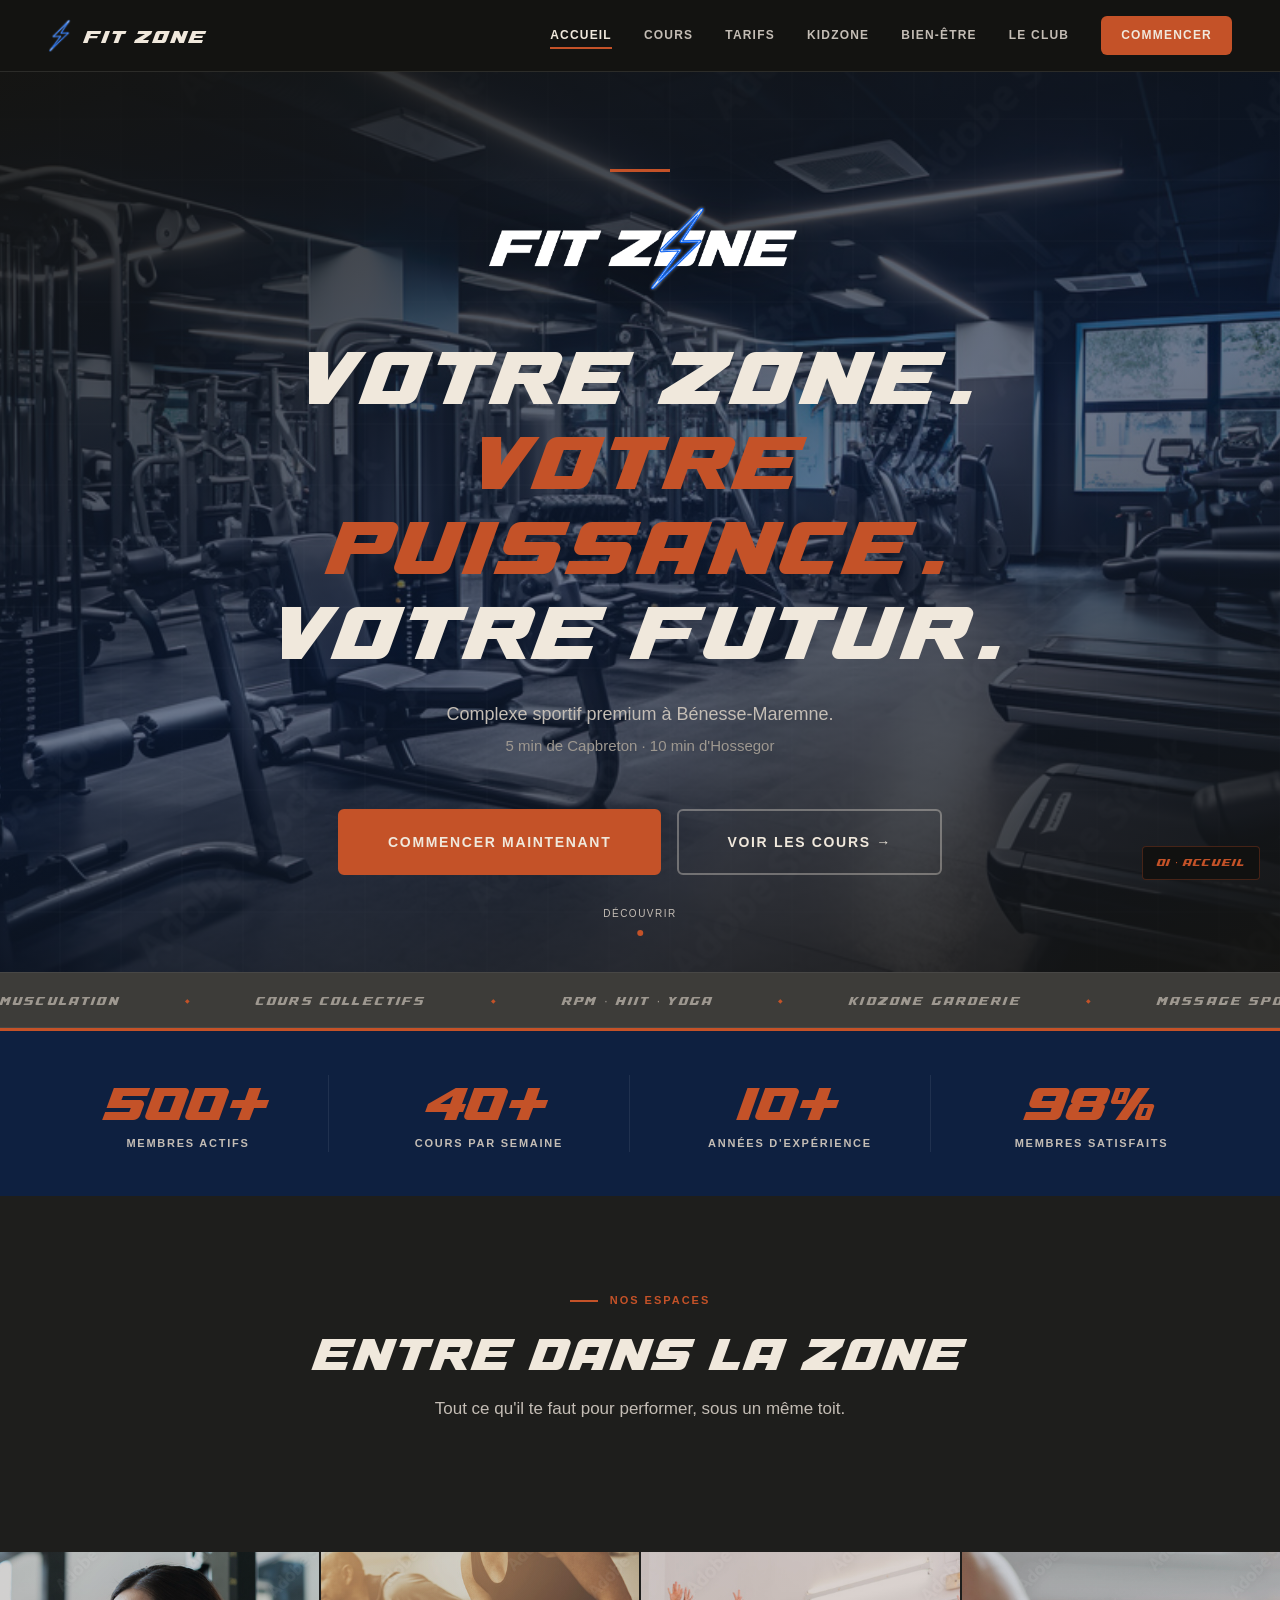
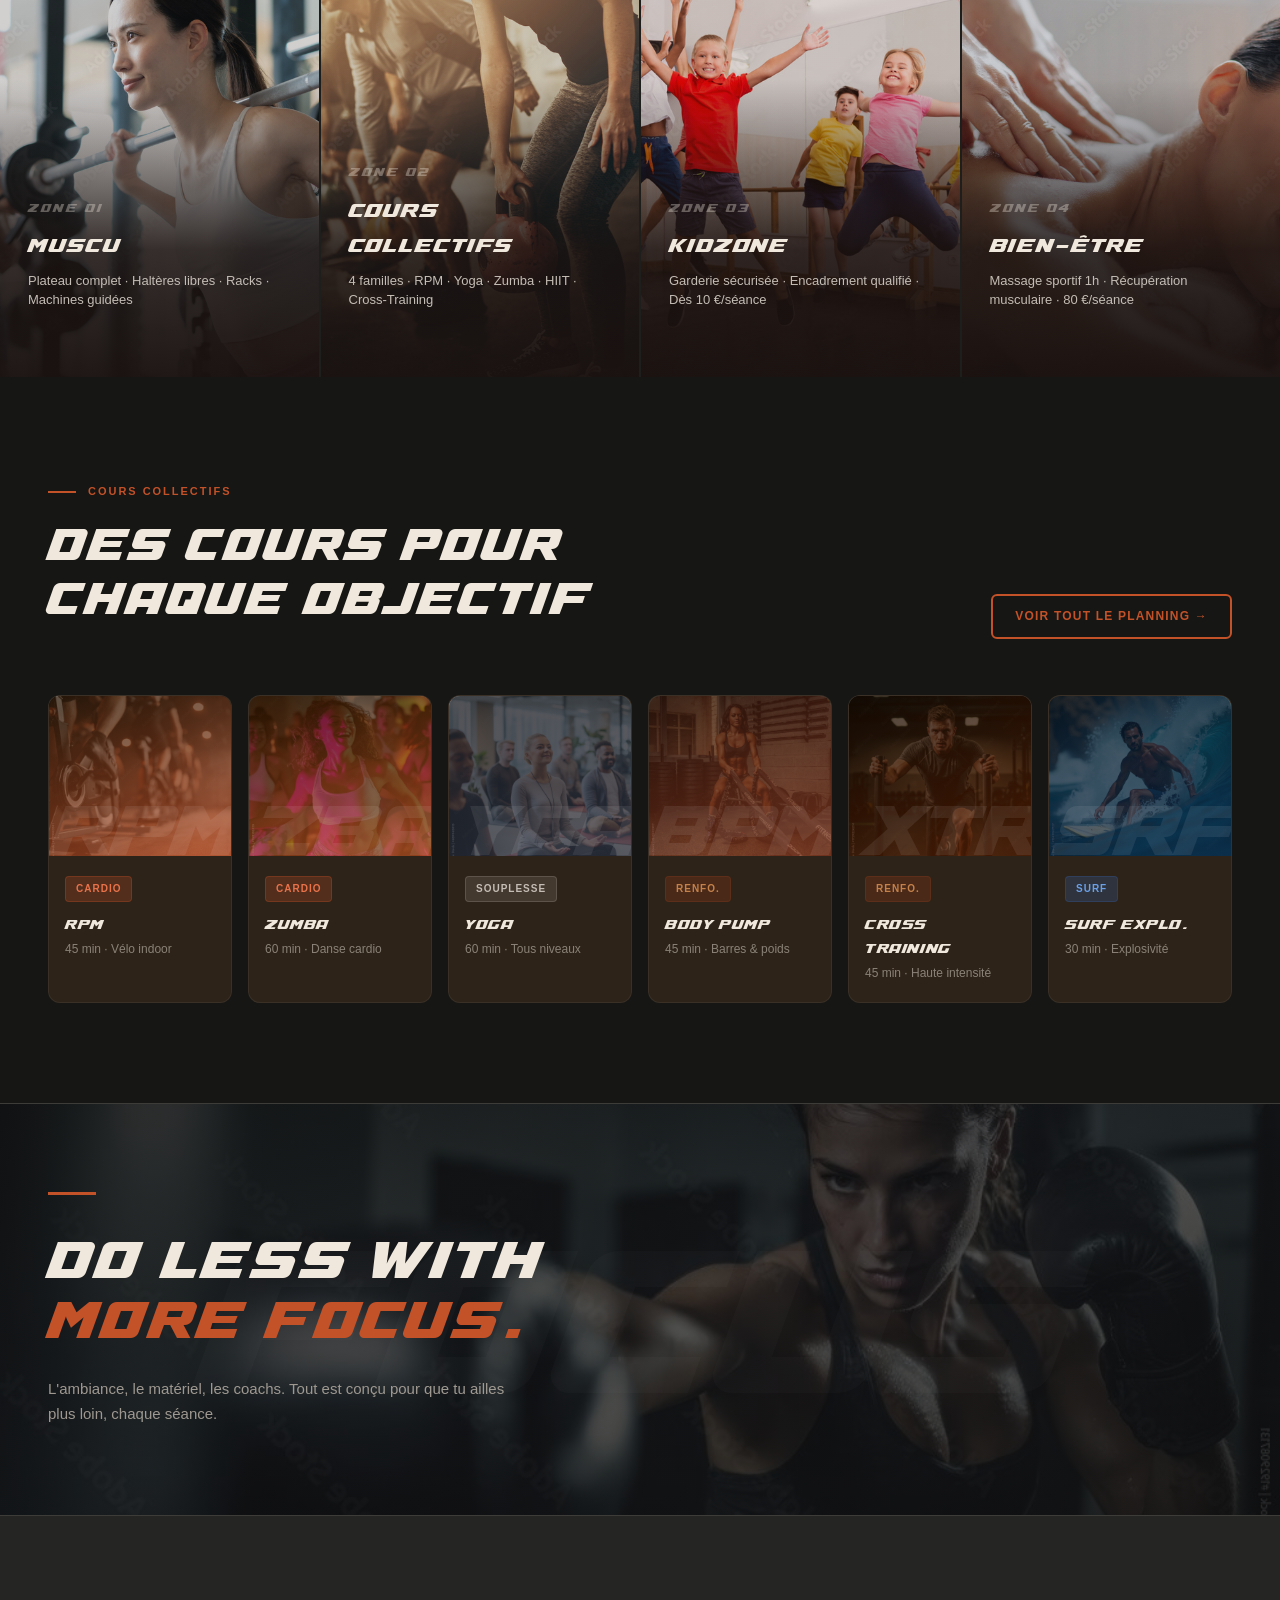
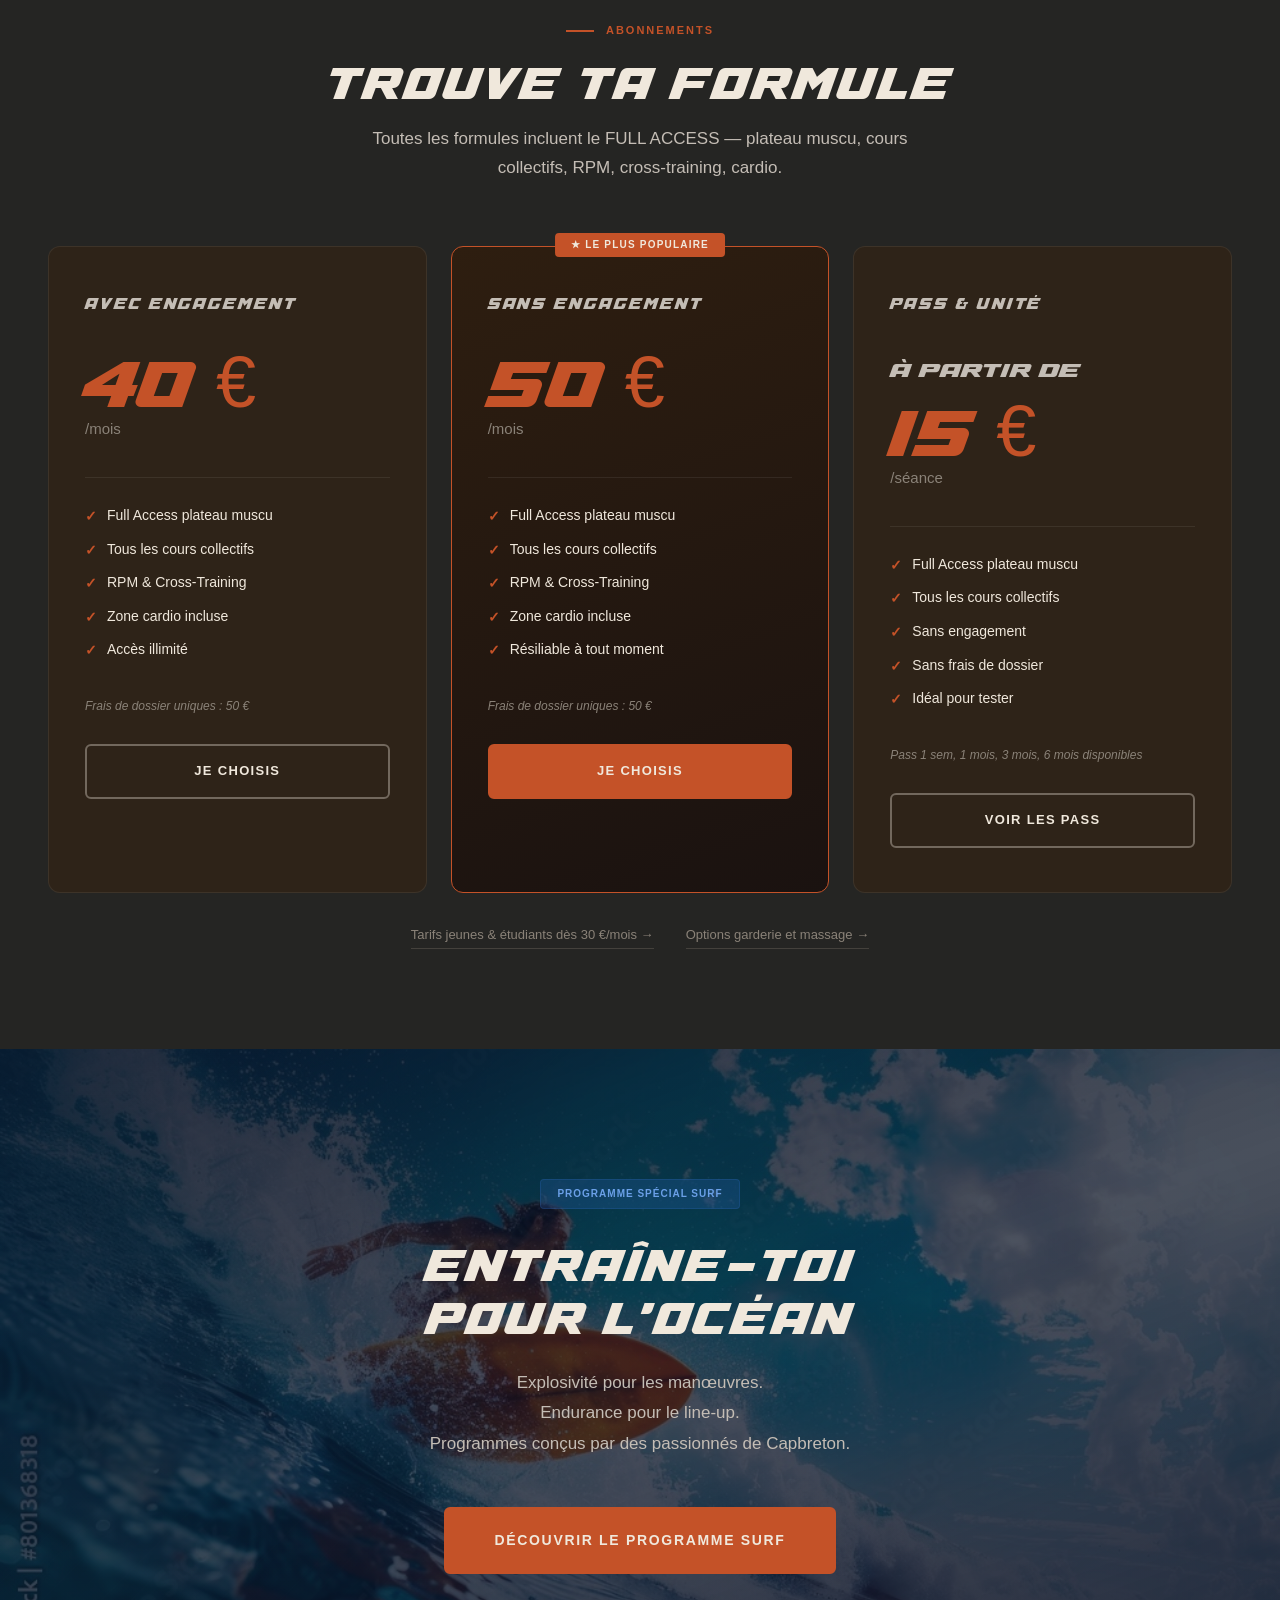
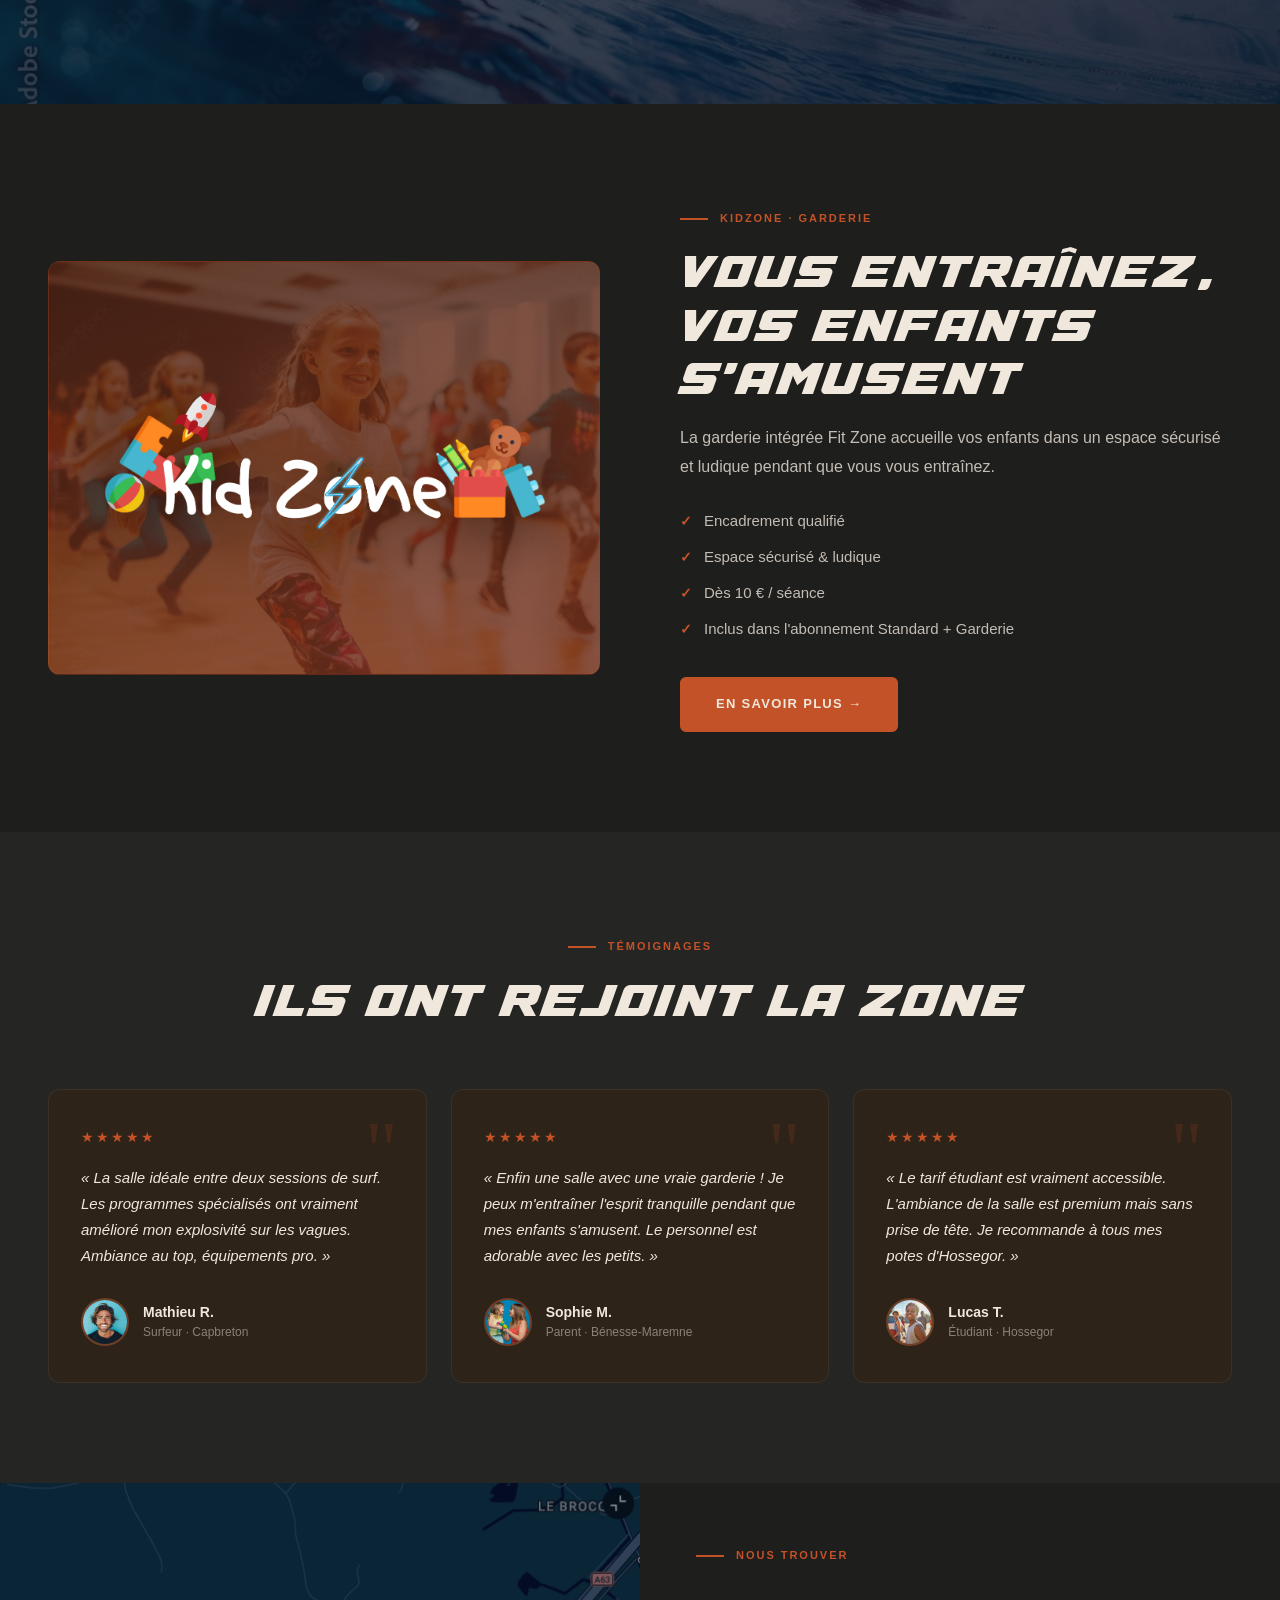
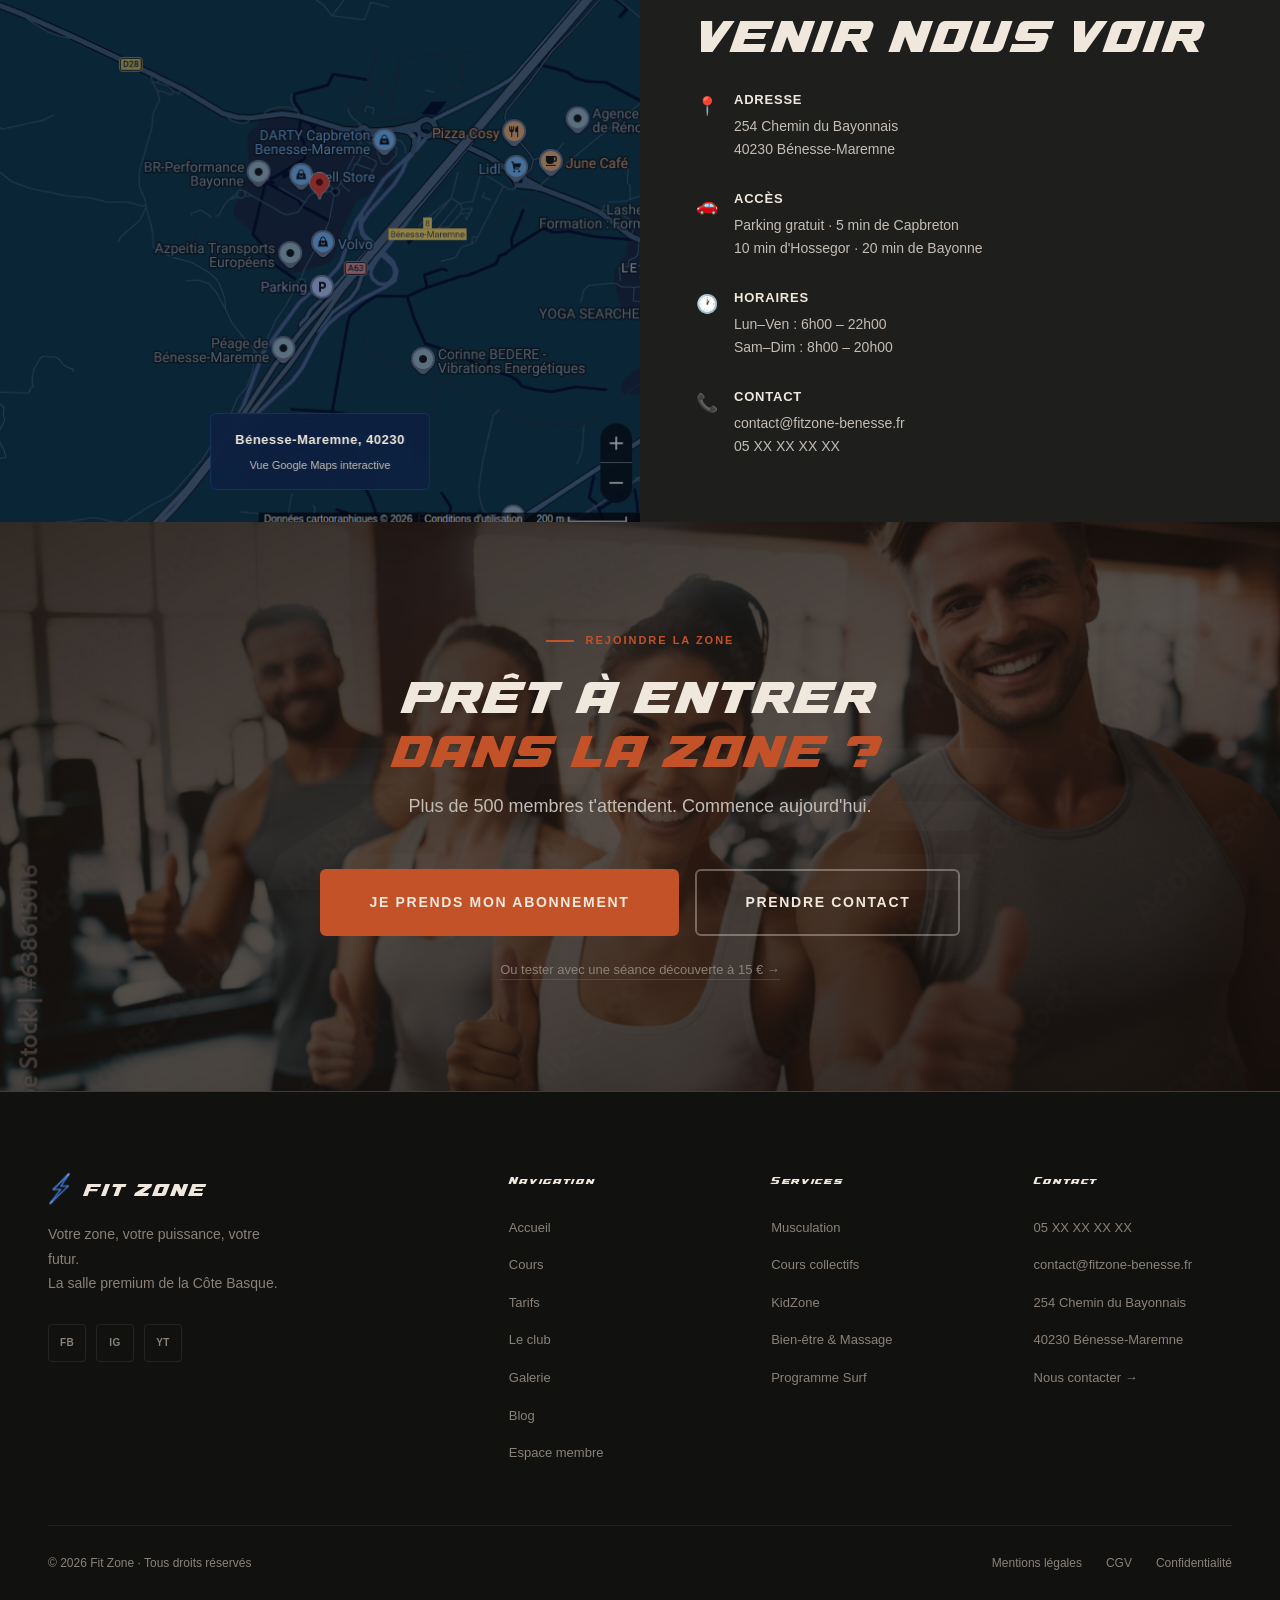
<file: index.html>
<!DOCTYPE html>
<html lang="fr">

<head>
  <meta charset="UTF-8">
  <meta name="viewport" content="width=device-width, initial-scale=1.0">
  <title>Fit Zone — Accueil</title>
  <link rel="stylesheet" href="style.css">
  <link rel="icon" href="favicon.ico">
  <style>
    /* Hero — béton minéral + verrière industrielle */
    .hero-home {
      background:
        linear-gradient(160deg, rgba(22, 22, 20, 0.95) 0%, rgba(14, 32, 64, 0.60) 52%, rgba(22, 22, 20, 0.92) 100%),
        repeating-linear-gradient(90deg, transparent 0px, transparent 59px, rgba(255, 255, 255, 0.03) 59px, rgba(255, 255, 255, 0.03) 61px),
        repeating-linear-gradient(0deg, transparent 0px, transparent 59px, rgba(255, 255, 255, 0.03) 59px, rgba(255, 255, 255, 0.03) 61px),
        url('img/img02.jpg') center / cover no-repeat;
    }

    .hero-deco-line {
      width: 60px;
      height: 3px;
      background: var(--terracotta);
      margin: 0 auto 32px;
    }

    .section-header-centered {
      text-align: center;
      margin-bottom: 64px;
    }

    .section-header-left {
      margin-bottom: 64px;
    }

    /* Espace card icon — industrial symbol */
    .espace-icon-text {
      font-family: var(--font-display);
      font-size: 13px;
      letter-spacing: 0.16em;
      color: rgba(240, 232, 220, 0.35);
      text-transform: uppercase;
      margin-bottom: 10px;
      display: block;
    }

    /* Cours card icon remplacement — acier */
    .cours-symbol {
      height: 160px;
      display: flex;
      align-items: flex-end;
      justify-content: flex-start;
      padding: 20px;
      position: relative;
      overflow: hidden;
    }

    .cours-symbol::after {
      content: attr(data-symbol);
      position: absolute;
      font-family: var(--font-display);
      font-size: 80px;
      color: rgba(255, 255, 255, 0.08);
      right: -8px;
      bottom: -10px;
      letter-spacing: -0.04em;
      line-height: 1;
    }

    /* Map info acier noir */
    .map-info {
      background: var(--anthracite) !important;
    }
  </style>
</head>

<body>

  <!-- HEADER -->
  <header class="header">
    <div class="container header-inner">
      <div class="logo">
        <img src="./assets/Eclair_PNG.png" alt="⚡ Fit Zone" style="height:34px;">
        <span class="logo-text">FIT ZONE</span>
      </div>
      <nav class="nav">
        <a href="index.html" class="active">Accueil</a>
        <a href="04-cours.html">Cours</a>
        <a href="03-tarifs.html">Tarifs</a>
        <a href="05-kidzone.html">KidZone</a>
        <a href="06-bien-etre.html">Bien-être</a>
        <a href="02-le-club.html">Le club</a>
        <a href="09-contact.html" class="nav-cta">Commencer</a>
      </nav>
    </div>
  </header>

  <!-- HERO -->
  <section class="hero hero-full hero-home">
    <div class="hero-content" style="max-width:880px;">
      <div class="hero-deco-line"></div>
      <img src="./assets/Logo PNG.png" alt="Fit Zone"
        style="max-height:88px;width:auto;margin:0 auto 40px;display:block;filter:drop-shadow(0 4px 24px rgba(0,0,0,0.5));">
      <h1 class="display display-xl" style="color:var(--creme);margin-bottom:12px;line-height:1.02;">
        VOTRE ZONE.<br>
        <span style="color:var(--terracotta);">VOTRE PUISSANCE.</span><br>
        VOTRE FUTUR.
      </h1>
      <p style="font-size:18px;color:var(--beige);margin:28px auto 48px;max-width:540px;line-height:1.7;">
        Complexe sportif premium à Bénesse-Maremne.<br>
        <span style="color:var(--greige-mineral);font-size:15px;">5 min de Capbreton · 10 min d'Hossegor</span>
      </p>
      <div style="display:flex;gap:16px;justify-content:center;flex-wrap:wrap;">
        <a href="03-tarifs.html" class="btn btn-primary btn-xl">COMMENCER MAINTENANT</a>
        <a href="04-cours.html" class="btn btn-outline btn-xl">Voir les cours →</a>
      </div>
    </div>
    <div class="scroll-indicator">
      <span>Découvrir</span>
      <div class="scroll-dot"></div>
    </div>
  </section>

  <!-- TICKER INDUSTRIEL -->
  <div class="ticker-band">
    <div class="ticker-inner">
      <span class="ticker-item">MUSCULATION</span>
      <span class="ticker-item">COURS COLLECTIFS</span>
      <span class="ticker-item">RPM · HIIT · YOGA</span>
      <span class="ticker-item">KIDZONE GARDERIE</span>
      <span class="ticker-item">MASSAGE SPORTIF</span>
      <span class="ticker-item">SURF TRAINING</span>
      <span class="ticker-item">BÉNESSE-MAREMNE</span>
      <span class="ticker-item">MUSCULATION</span>
      <span class="ticker-item">COURS COLLECTIFS</span>
      <span class="ticker-item">RPM · HIIT · YOGA</span>
      <span class="ticker-item">KIDZONE GARDERIE</span>
      <span class="ticker-item">MASSAGE SPORTIF</span>
      <span class="ticker-item">SURF TRAINING</span>
      <span class="ticker-item">BÉNESSE-MAREMNE</span>
    </div>
  </div>

  <!-- BARRE RÉASSURANCE -->
  <div class="reassurance-bar">
    <div class="container">
      <div class="reassurance-inner">
        <div class="stat-divider">
          <div class="stat-number">500+</div>
          <div class="stat-label">Membres actifs</div>
        </div>
        <div class="stat-divider">
          <div class="stat-number">40+</div>
          <div class="stat-label">Cours par semaine</div>
        </div>
        <div class="stat-divider">
          <div class="stat-number">10+</div>
          <div class="stat-label">Années d'expérience</div>
        </div>
        <div>
          <div class="stat-number">98%</div>
          <div class="stat-label">Membres satisfaits</div>
        </div>
      </div>
    </div>
  </div>

  <!-- NOS ESPACES -->
  <section class="section" style="background:var(--anthracite);padding-top:90px;padding-bottom:0;">
    <div class="container" style="padding-bottom:64px;">
      <div class="section-header-centered">
        <span class="eyebrow">Nos espaces</span>
        <h2 class="section-title">ENTRE DANS LA ZONE</h2>
        <p class="section-subtitle" style="margin:0 auto;">Tout ce qu'il te faut pour performer, sous un même toit.</p>
      </div>
    </div>
    <div class="espaces-grid">
      <div class="espace-card">
        <!-- Fond béton brique chaud -->
        <div class="espace-bg"
          style="background:linear-gradient(160deg,rgba(28,24,20,0.2),rgba(46,26,10,0.2)),url('img/zone01.jpg') center/cover no-repeat;">
        </div>
        <div class="espace-overlay">
          <span class="espace-icon-text">ZONE 01</span>
          <div class="espace-title">MUSCU</div>
          <div class="espace-desc">Plateau complet · Haltères libres · Racks · Machines guidées</div>
          <a href="02-le-club.html" class="espace-link">Découvrir l'espace →</a>
        </div>
      </div>
      <div class="espace-card">
        <!-- Fond acier noir + diagonale métal -->
        <div class="espace-bg"
          style="background:linear-gradient(160deg,rgba(26,22,20,0.2),rgba(58,24,8,0.2)),url('img/zone02.jpg') center/cover no-repeat;">
        </div>
        <div class="espace-overlay">
          <span class="espace-icon-text">ZONE 02</span>
          <div class="espace-title">COURS COLLECTIFS</div>
          <div class="espace-desc">4 familles · RPM · Yoga · Zumba · HIIT · Cross-Training</div>
          <a href="04-cours.html" class="espace-link">Voir le planning →</a>
        </div>
      </div>
      <div class="espace-card">
        <!-- Fond terracotta profond -->
        <div class="espace-bg"
          style="background:linear-gradient(160deg,rgba(58,24,8,0.2),rgba(90,36,18,0.2)),url('img/zone03.jpg') center/cover no-repeat;">
        </div>
        <div class="espace-overlay">
          <span class="espace-icon-text">ZONE 03</span>
          <div class="espace-title">KIDZONE</div>
          <div class="espace-desc">Garderie sécurisée · Encadrement qualifié · Dès 10 €/séance</div>
          <a href="05-kidzone.html" class="espace-link">Découvrir KidZone →</a>
        </div>
      </div>
      <div class="espace-card">
        <!-- Fond navy profond + grille métal -->
        <div class="espace-bg"
          style="background:linear-gradient(160deg,rgba(14,24,48,0.2),rgba(24,40,72,0.2)),url('img/zone04.jpg') center/cover no-repeat;">
        </div>
        <div class="espace-overlay">
          <span class="espace-icon-text">ZONE 04</span>
          <div class="espace-title">BIEN-ÊTRE</div>
          <div class="espace-desc">Massage sportif 1h · Récupération musculaire · 80 €/séance</div>
          <a href="06-bien-etre.html" class="espace-link">Réserver →</a>
        </div>
      </div>
    </div>
  </section>

  <!-- COURS COLLECTIFS -->
  <section class="section" style="background:var(--beton);">
    <div class="container">
      <div
        style="display:flex;justify-content:space-between;align-items:flex-end;margin-bottom:56px;flex-wrap:wrap;gap:20px;">
        <div>
          <span class="eyebrow">Cours collectifs</span>
          <h2 class="section-title">DES COURS POUR<br>CHAQUE OBJECTIF</h2>
        </div>
        <a href="04-cours.html" class="btn btn-outline-terra btn-sm">Voir tout le planning →</a>
      </div>
      <div class="cours-grid-6">
        <div class="cours-card">
          <div class="cours-symbol"
            style="background:linear-gradient(160deg,rgba(44,26,10,0.75),rgba(196,82,40,0.75)),url('img/rpm.jpg') center/cover no-repeat;"
            data-symbol="RPM"></div>
          <div class="cours-body">
            <span class="badge badge-cardio">Cardio</span>
            <div class="cours-name">RPM</div>
            <div class="cours-meta">45 min · Vélo indoor</div>
          </div>
        </div>
        <div class="cours-card">
          <div class="cours-symbol"
            style="background:linear-gradient(160deg,rgba(46,22,0,0.75),rgba(184,88,36,0.75)),url('img/zumba.jpg') center/cover no-repeat;"
            data-symbol="ZBA"></div>
          <div class="cours-body">
            <span class="badge badge-cardio">Cardio</span>
            <div class="cours-name">ZUMBA</div>
            <div class="cours-meta">60 min · Danse cardio</div>
          </div>
        </div>
        <div class="cours-card">
          <div class="cours-symbol"
            style="background:linear-gradient(160deg,rgba(26,28,34,0.75),rgba(42,48,62,0.75)),url('img/yoga.jpg') center/cover no-repeat;"
            data-symbol="YGA"></div>
          <div class="cours-body">
            <span class="badge badge-souplesse">Souplesse</span>
            <div class="cours-name">YOGA</div>
            <div class="cours-meta">60 min · Tous niveaux</div>
          </div>
        </div>
        <div class="cours-card">
          <div class="cours-symbol"
            style="background:linear-gradient(160deg,rgba(40,12,0,0.75),rgba(139,58,28,0.75)),url('img/body_pump.jpg') center/cover no-repeat;"
            data-symbol="BPM"></div>
          <div class="cours-body">
            <span class="badge badge-renfo">Renfo.</span>
            <div class="cours-name">BODY PUMP</div>
            <div class="cours-meta">45 min · Barres & poids</div>
          </div>
        </div>
        <div class="cours-card">
          <div class="cours-symbol"
            style="background:linear-gradient(160deg,rgba(24,12,0,0.75),rgba(92,32,0,0.75)),url('img/cross_training.jpg') center/cover no-repeat;"
            data-symbol="XTR"></div>
          <div class="cours-body">
            <span class="badge badge-renfo">Renfo.</span>
            <div class="cours-name">CROSS TRAINING</div>
            <div class="cours-meta">45 min · Haute intensité</div>
          </div>
        </div>
        <div class="cours-card">
          <div class="cours-symbol"
            style="background:linear-gradient(160deg,rgba(8,22,36,0.75),rgba(14,40,72,0.75)),url('img/surf_explo.jpg') center/cover no-repeat;"
            data-symbol="SRF"></div>
          <div class="cours-body">
            <span class="badge badge-surf">Surf</span>
            <div class="cours-name">SURF EXPLO.</div>
            <div class="cours-meta">30 min · Explosivité</div>
          </div>
        </div>
      </div>
    </div>
  </section>

  <!-- CITATION MURALE -->
  <div class="section-mural">
    <div class="mur-texte-watermark">FOCUS</div>
    <div class="container">
      <div class="citation-rule"></div>
      <p class="citation-murale">DO LESS WITH<br><span class="accent">MORE FOCUS.</span></p>
      <p style="margin-top:28px;font-size:15px;color:var(--greige-mineral);max-width:480px;line-height:1.7;">L'ambiance,
        le matériel, les coachs. Tout est conçu pour que tu ailles plus loin, chaque séance.</p>
    </div>
  </div>

  <!-- TARIFS APERÇU -->
  <section class="section" style="background:var(--anthracite-md);">
    <div class="container">
      <div class="section-header-centered">
        <span class="eyebrow">Abonnements</span>
        <h2 class="section-title">TROUVE TA FORMULE</h2>
        <p class="section-subtitle" style="margin:0 auto;">Toutes les formules incluent le FULL ACCESS — plateau muscu,
          cours collectifs, RPM, cross-training, cardio.</p>
      </div>
      <div class="pricing-grid">
        <div class="pricing-card">
          <div class="pricing-name">AVEC ENGAGEMENT</div>
          <div class="pricing-price">40 €</div>
          <div class="pricing-period">/mois</div>
          <div class="pricing-sep"></div>
          <ul class="pricing-features">
            <li>Full Access plateau muscu</li>
            <li>Tous les cours collectifs</li>
            <li>RPM & Cross-Training</li>
            <li>Zone cardio incluse</li>
            <li>Accès illimité</li>
          </ul>
          <div class="pricing-note">Frais de dossier uniques : 50 €</div>
          <a href="03-tarifs.html" class="btn btn-outline" style="width:100%;justify-content:center;">JE CHOISIS</a>
        </div>
        <div class="pricing-card featured">
          <div class="pricing-name">SANS ENGAGEMENT</div>
          <div class="pricing-price">50 €</div>
          <div class="pricing-period">/mois</div>
          <div class="pricing-sep"></div>
          <ul class="pricing-features">
            <li>Full Access plateau muscu</li>
            <li>Tous les cours collectifs</li>
            <li>RPM & Cross-Training</li>
            <li>Zone cardio incluse</li>
            <li>Résiliable à tout moment</li>
          </ul>
          <div class="pricing-note">Frais de dossier uniques : 50 €</div>
          <a href="03-tarifs.html" class="btn btn-primary" style="width:100%;justify-content:center;">JE CHOISIS</a>
        </div>
        <div class="pricing-card">
          <div class="pricing-name">PASS & UNITÉ</div>
          <div style="font-family:var(--font-display);font-size:28px;color:var(--beige);margin-bottom:4px;">à partir de
          </div>
          <div class="pricing-price">15 €</div>
          <div class="pricing-period">/séance</div>
          <div class="pricing-sep"></div>
          <ul class="pricing-features">
            <li>Full Access plateau muscu</li>
            <li>Tous les cours collectifs</li>
            <li>Sans engagement</li>
            <li>Sans frais de dossier</li>
            <li>Idéal pour tester</li>
          </ul>
          <div class="pricing-note">Pass 1 sem, 1 mois, 3 mois, 6 mois disponibles</div>
          <a href="03-tarifs.html" class="btn btn-outline" style="width:100%;justify-content:center;">VOIR LES PASS</a>
        </div>
      </div>
      <div style="display:flex;gap:32px;justify-content:center;margin-top:32px;flex-wrap:wrap;">
        <a href="03-tarifs.html" class="cta-link">Tarifs jeunes & étudiants dès 30 €/mois →</a>
        <a href="03-tarifs.html" class="cta-link">Options garderie et massage →</a>
      </div>
    </div>
  </section>

  <!-- SECTION SURF -->
  <section class="surf-section">
    <div class="surf-content">
      <span class="badge badge-surf" style="margin-bottom:28px;padding:6px 16px;">Programme spécial surf</span>
      <h2 class="section-title" style="margin-bottom:24px;">ENTRAÎNE-TOI<br>POUR L'OCÉAN</h2>
      <p style="font-size:17px;color:var(--beige);line-height:1.8;margin-bottom:48px;">
        Explosivité pour les manœuvres.<br>
        Endurance pour le line-up.<br>
        Programmes conçus par des passionnés de Capbreton.
      </p>
      <a href="04-cours.html" class="btn btn-primary btn-xl">DÉCOUVRIR LE PROGRAMME SURF</a>
    </div>
  </section>

  <!-- KIDZONE TEASER -->
  <section class="section" style="background:var(--anthracite);">
    <div class="container">
      <div class="split">
        <div class="split-visual"
          style="background:linear-gradient(160deg,rgba(77,32,16,0.80),rgba(122,48,24,0.80)),url('img/special_kidzone.jpg') center/cover no-repeat;border-radius:var(--radius-lg);border:1px solid rgba(196,82,40,0.2);">
          <img src="./assets/KidZone PNG.png" alt="KidZone"
            style="max-width:85%;height:auto;filter:drop-shadow(0 8px 32px rgba(0,0,0,0.5));">
        </div>
        <div>
          <span class="eyebrow">KidZone · Garderie</span>
          <h2 class="section-title" style="margin-bottom:20px;">VOUS ENTRAÎNEZ,<br>VOS ENFANTS S'AMUSENT</h2>
          <p style="color:var(--beige);font-size:16px;line-height:1.8;margin-bottom:28px;">
            La garderie intégrée Fit Zone accueille vos enfants dans un espace sécurisé et ludique pendant que vous vous
            entraînez.
          </p>
          <ul style="list-style:none;display:flex;flex-direction:column;gap:12px;margin-bottom:36px;">
            <li style="display:flex;align-items:center;gap:12px;color:var(--beige);font-size:15px;">
              <span
                style="color:var(--terracotta);font-size:14px;font-weight:800;font-family:var(--font-display);">✓</span>
              Encadrement qualifié
            </li>
            <li style="display:flex;align-items:center;gap:12px;color:var(--beige);font-size:15px;">
              <span
                style="color:var(--terracotta);font-size:14px;font-weight:800;font-family:var(--font-display);">✓</span>
              Espace sécurisé & ludique
            </li>
            <li style="display:flex;align-items:center;gap:12px;color:var(--beige);font-size:15px;">
              <span
                style="color:var(--terracotta);font-size:14px;font-weight:800;font-family:var(--font-display);">✓</span>
              Dès 10 € / séance
            </li>
            <li style="display:flex;align-items:center;gap:12px;color:var(--beige);font-size:15px;">
              <span
                style="color:var(--terracotta);font-size:14px;font-weight:800;font-family:var(--font-display);">✓</span>
              Inclus dans l'abonnement Standard + Garderie
            </li>
          </ul>
          <a href="05-kidzone.html" class="btn btn-primary">EN SAVOIR PLUS →</a>
        </div>
      </div>
    </div>
  </section>

  <!-- TÉMOIGNAGES -->
  <section class="section" style="background:var(--anthracite-md);">
    <div class="container">
      <div class="section-header-centered">
        <span class="eyebrow">Témoignages</span>
        <h2 class="section-title">ILS ONT REJOINT LA ZONE</h2>
      </div>
      <div class="testimonials-grid">
        <div class="testimonial-card">
          <div class="stars">★★★★★</div>
          <p class="testimonial-quote">« La salle idéale entre deux sessions de surf. Les programmes spécialisés ont
            vraiment amélioré mon explosivité sur les vagues. Ambiance au top, équipements pro. »</p>
          <div class="testimonial-author">
            <div class="testimonial-avatar"><img src="img/avatar_mathieu-R.jpg" alt="Mathieu R."
                style="width:100%;height:100%;object-fit:cover;border-radius:50%;"></div>
            <div>
              <div class="testimonial-name">Mathieu R.</div>
              <div class="testimonial-profile">Surfeur · Capbreton</div>
            </div>
          </div>
        </div>
        <div class="testimonial-card">
          <div class="stars">★★★★★</div>
          <p class="testimonial-quote">« Enfin une salle avec une vraie garderie ! Je peux m'entraîner l'esprit
            tranquille pendant que mes enfants s'amusent. Le personnel est adorable avec les petits. »</p>
          <div class="testimonial-author">
            <div class="testimonial-avatar"><img src="img/avatar_sophie-M.jpg" alt="Sophie M."
                style="width:100%;height:100%;object-fit:cover;border-radius:50%;"></div>
            <div>
              <div class="testimonial-name">Sophie M.</div>
              <div class="testimonial-profile">Parent · Bénesse-Maremne</div>
            </div>
          </div>
        </div>
        <div class="testimonial-card">
          <div class="stars">★★★★★</div>
          <p class="testimonial-quote">« Le tarif étudiant est vraiment accessible. L'ambiance de la salle est premium
            mais sans prise de tête. Je recommande à tous mes potes d'Hossegor. »</p>
          <div class="testimonial-author">
            <div class="testimonial-avatar"><img src="img/avatar_lucas-T.jpg" alt="Lucas T."
                style="width:100%;height:100%;object-fit:cover;border-radius:50%;"></div>
            <div>
              <div class="testimonial-name">Lucas T.</div>
              <div class="testimonial-profile">Étudiant · Hossegor</div>
            </div>
          </div>
        </div>
      </div>
    </div>
  </section>

  <!-- LOCALISATION -->
  <div class="map-section">
    <div class="map-placeholder">
      <div
        style="position:absolute;bottom:32px;left:50%;transform:translateX(-50%);background:rgba(14,32,64,0.92);backdrop-filter:blur(8px);padding:12px 24px;border-radius:var(--radius);border:1px solid rgba(53,117,212,0.2);text-align:center;white-space:nowrap;z-index:1;">
        <span style="font-size:13px;color:var(--creme);font-weight:600;letter-spacing:0.04em;">Bénesse-Maremne,
          40230</span><br>
        <span style="font-size:11px;color:var(--beige);">Vue Google Maps interactive</span>
      </div>
    </div>
    <div class="map-info">
      <span class="eyebrow" style="color:var(--terracotta);font-size:11px;">Nous trouver</span>
      <h2 class="section-title" style="margin-bottom:0;">VENIR NOUS VOIR</h2>
      <div class="map-info-item">
        <span class="map-info-icon">📍</span>
        <div class="map-info-text">
          <h4>Adresse</h4>
          <p>254 Chemin du Bayonnais<br>40230 Bénesse-Maremne</p>
        </div>
      </div>
      <div class="map-info-item">
        <span class="map-info-icon">🚗</span>
        <div class="map-info-text">
          <h4>Accès</h4>
          <p>Parking gratuit · 5 min de Capbreton<br>10 min d'Hossegor · 20 min de Bayonne</p>
        </div>
      </div>
      <div class="map-info-item">
        <span class="map-info-icon">🕐</span>
        <div class="map-info-text">
          <h4>Horaires</h4>
          <p>Lun–Ven : 6h00 – 22h00<br>Sam–Dim : 8h00 – 20h00</p>
        </div>
      </div>
      <div class="map-info-item">
        <span class="map-info-icon">📞</span>
        <div class="map-info-text">
          <h4>Contact</h4>
          <p>contact@fitzone-benesse.fr<br>05 XX XX XX XX</p>
        </div>
      </div>
    </div>
  </div>

  <!-- CTA FINAL -->
  <section class="cta-band">
    <div class="mur-texte-watermark">ZONE</div>
    <div class="container" style="position:relative;z-index:1;">
      <span class="eyebrow" style="display:block;text-align:center;margin-bottom:20px;">Rejoindre la zone</span>
      <h2 class="section-title" style="margin-bottom:16px;">PRÊT À ENTRER<br><span style="color:var(--terracotta);">DANS
          LA ZONE ?</span></h2>
      <p class="cta-subtitle">Plus de 500 membres t'attendent. Commence aujourd'hui.</p>
      <div class="cta-actions">
        <a href="03-tarifs.html" class="btn btn-primary btn-xl">JE PRENDS MON ABONNEMENT</a>
        <a href="09-contact.html" class="btn btn-outline btn-xl">Prendre contact</a>
      </div>
      <div style="margin-top:20px;">
        <a href="03-tarifs.html" class="cta-link">Ou tester avec une séance découverte à 15 € →</a>
      </div>
    </div>
  </section>

  <!-- FOOTER -->
  <footer class="footer">
    <div class="container">
      <div class="footer-grid">
        <div class="footer-brand">
          <div class="logo">
            <img src="./assets/Eclair_PNG.png" alt="Fit Zone" style="height:34px;">
            <span class="logo-text">FIT ZONE</span>
          </div>
          <p>Votre zone, votre puissance, votre futur.<br>La salle premium de la Côte Basque.</p>
          <div class="footer-socials">
            <a href="#" class="social-icon" style="font-size:10px;font-weight:800;letter-spacing:0.04em;">FB</a>
            <a href="#" class="social-icon" style="font-size:10px;font-weight:800;letter-spacing:0.04em;">IG</a>
            <a href="#" class="social-icon" style="font-size:10px;font-weight:800;letter-spacing:0.04em;">YT</a>
          </div>
        </div>
        <div class="footer-col">
          <h4>Navigation</h4>
          <ul>
            <li><a href="index.html">Accueil</a></li>
            <li><a href="04-cours.html">Cours</a></li>
            <li><a href="03-tarifs.html">Tarifs</a></li>
            <li><a href="02-le-club.html">Le club</a></li>
            <li><a href="07-galerie.html">Galerie</a></li>
            <li><a href="08-blog.html">Blog</a></li>
            <li><a href="10-espace-membre.html">Espace membre</a></li>
          </ul>
        </div>
        <div class="footer-col">
          <h4>Services</h4>
          <ul>
            <li><a href="02-le-club.html">Musculation</a></li>
            <li><a href="04-cours.html">Cours collectifs</a></li>
            <li><a href="05-kidzone.html">KidZone</a></li>
            <li><a href="06-bien-etre.html">Bien-être &amp; Massage</a></li>
            <li><a href="04-cours.html">Programme Surf</a></li>
          </ul>
        </div>
        <div class="footer-col">
          <h4>Contact</h4>
          <ul>
            <li><a href="#">05 XX XX XX XX</a></li>
            <li><a href="#">contact@fitzone-benesse.fr</a></li>
            <li><a href="#">254 Chemin du Bayonnais</a></li>
            <li><a href="#">40230 Bénesse-Maremne</a></li>
            <li><a href="09-contact.html">Nous contacter →</a></li>
          </ul>
        </div>
      </div>
      <div class="footer-bottom">
        <p>© 2026 Fit Zone · Tous droits réservés</p>
        <div style="display:flex;gap:24px;">
          <a href="11-mentions-legales.html">Mentions légales</a>
          <a href="11-mentions-legales.html">CGV</a>
          <a href="11-mentions-legales.html">Confidentialité</a>
        </div>
      </div>
    </div>
  </footer>

  <div class="page-indicator">01 · ACCUEIL</div>
  <script src="responsive.js"></script>
</body>

</html>
</file>
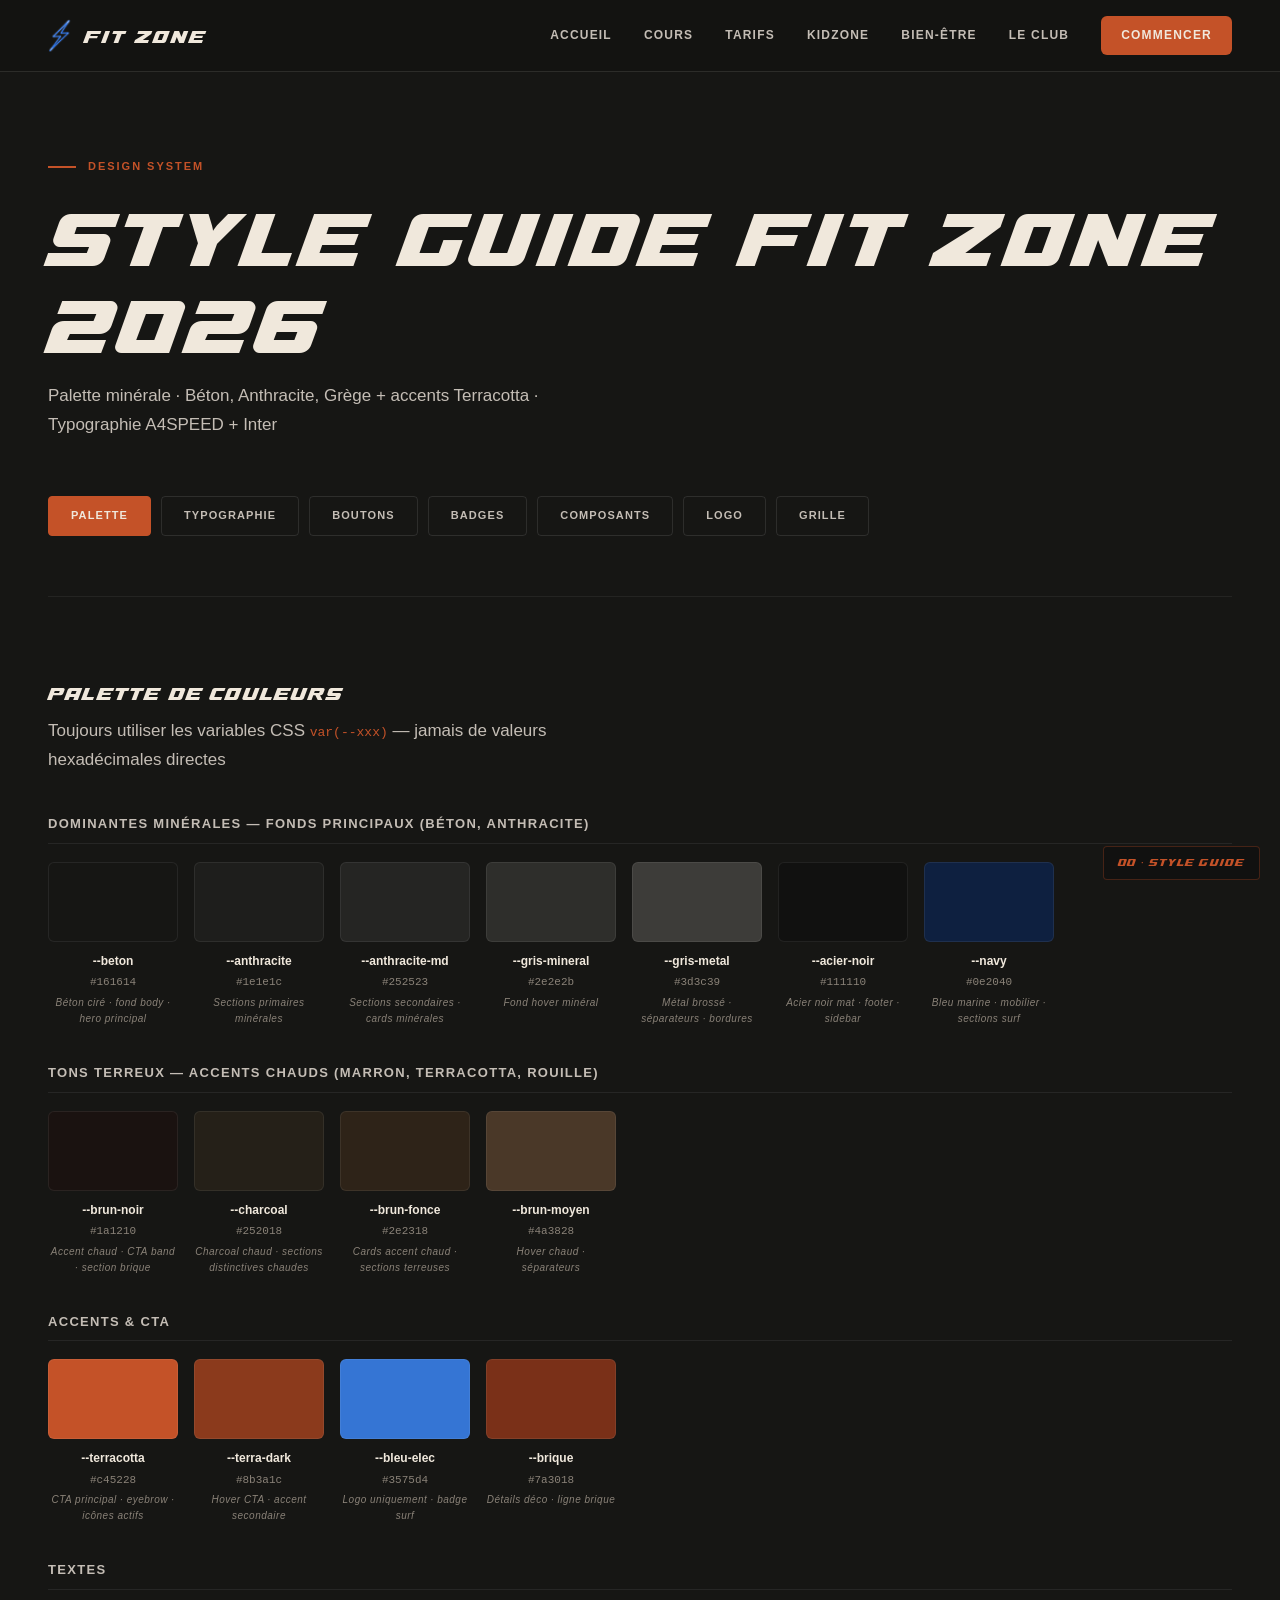
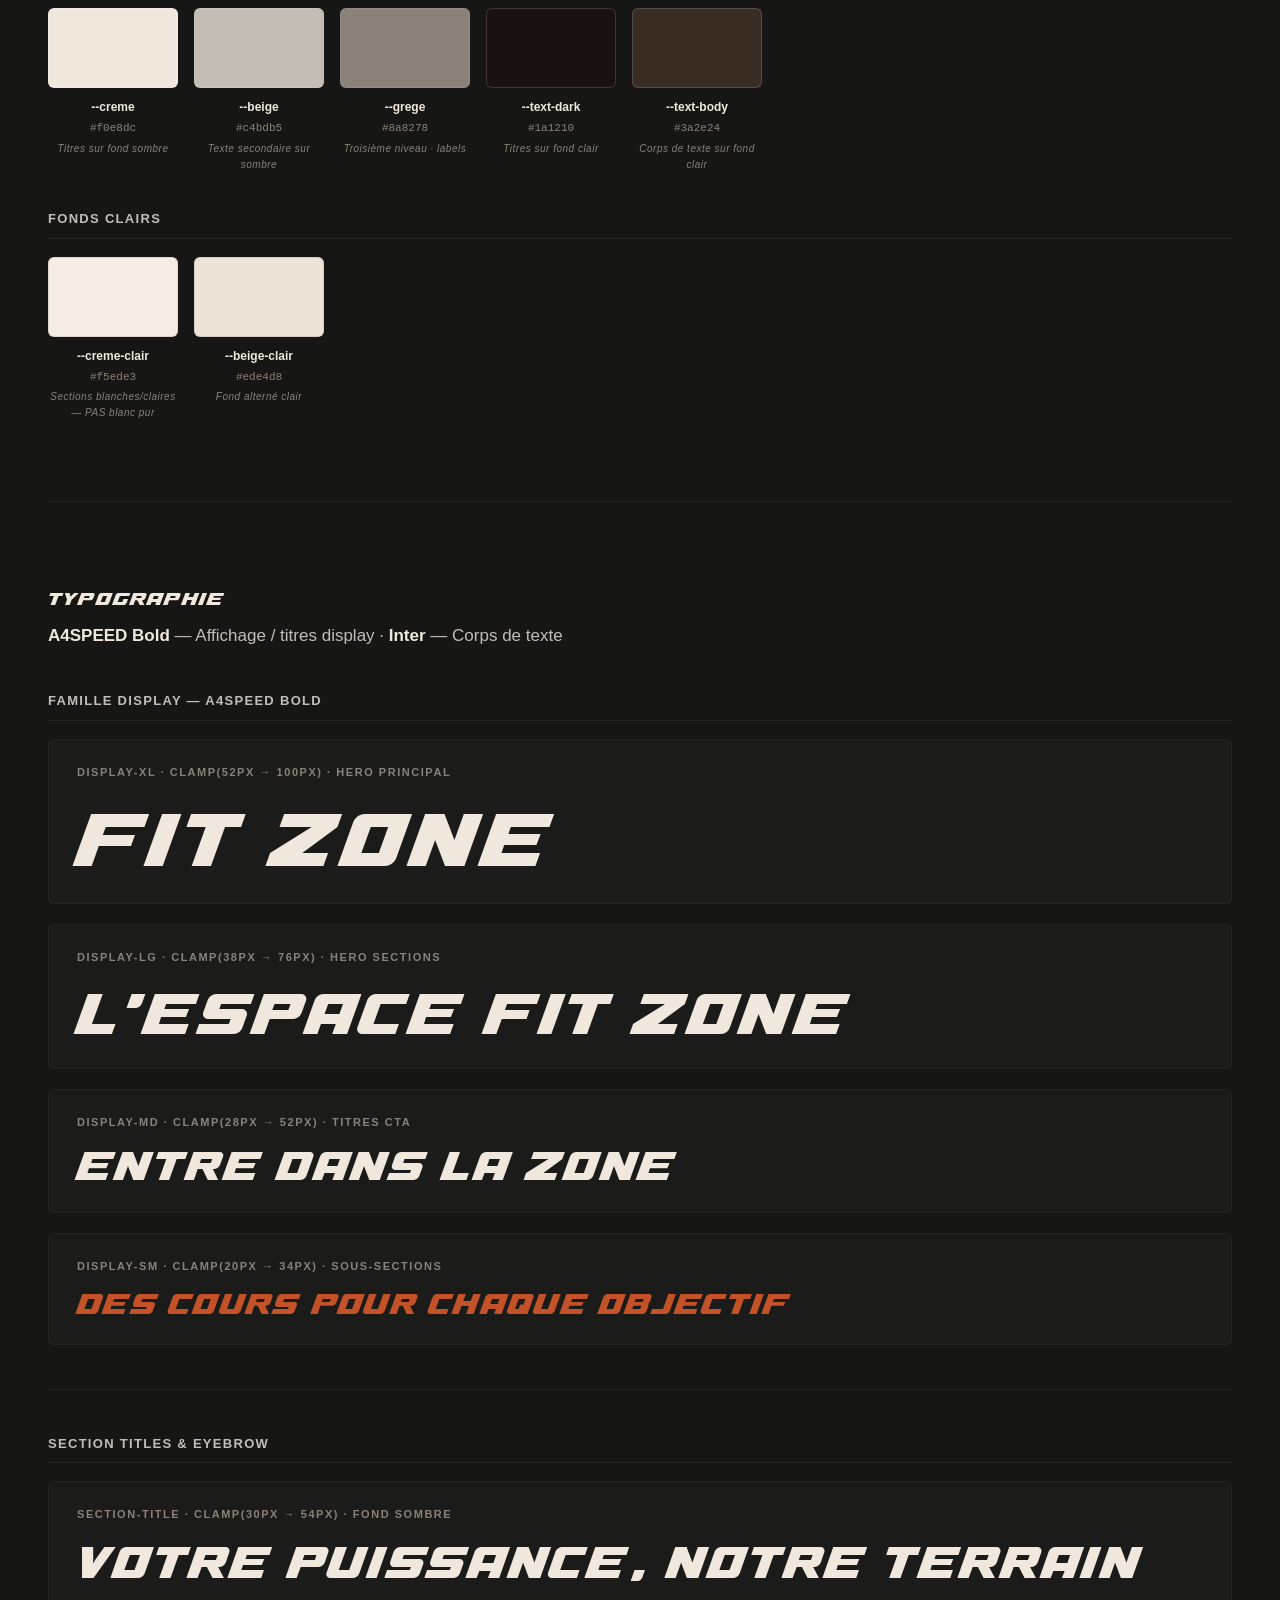
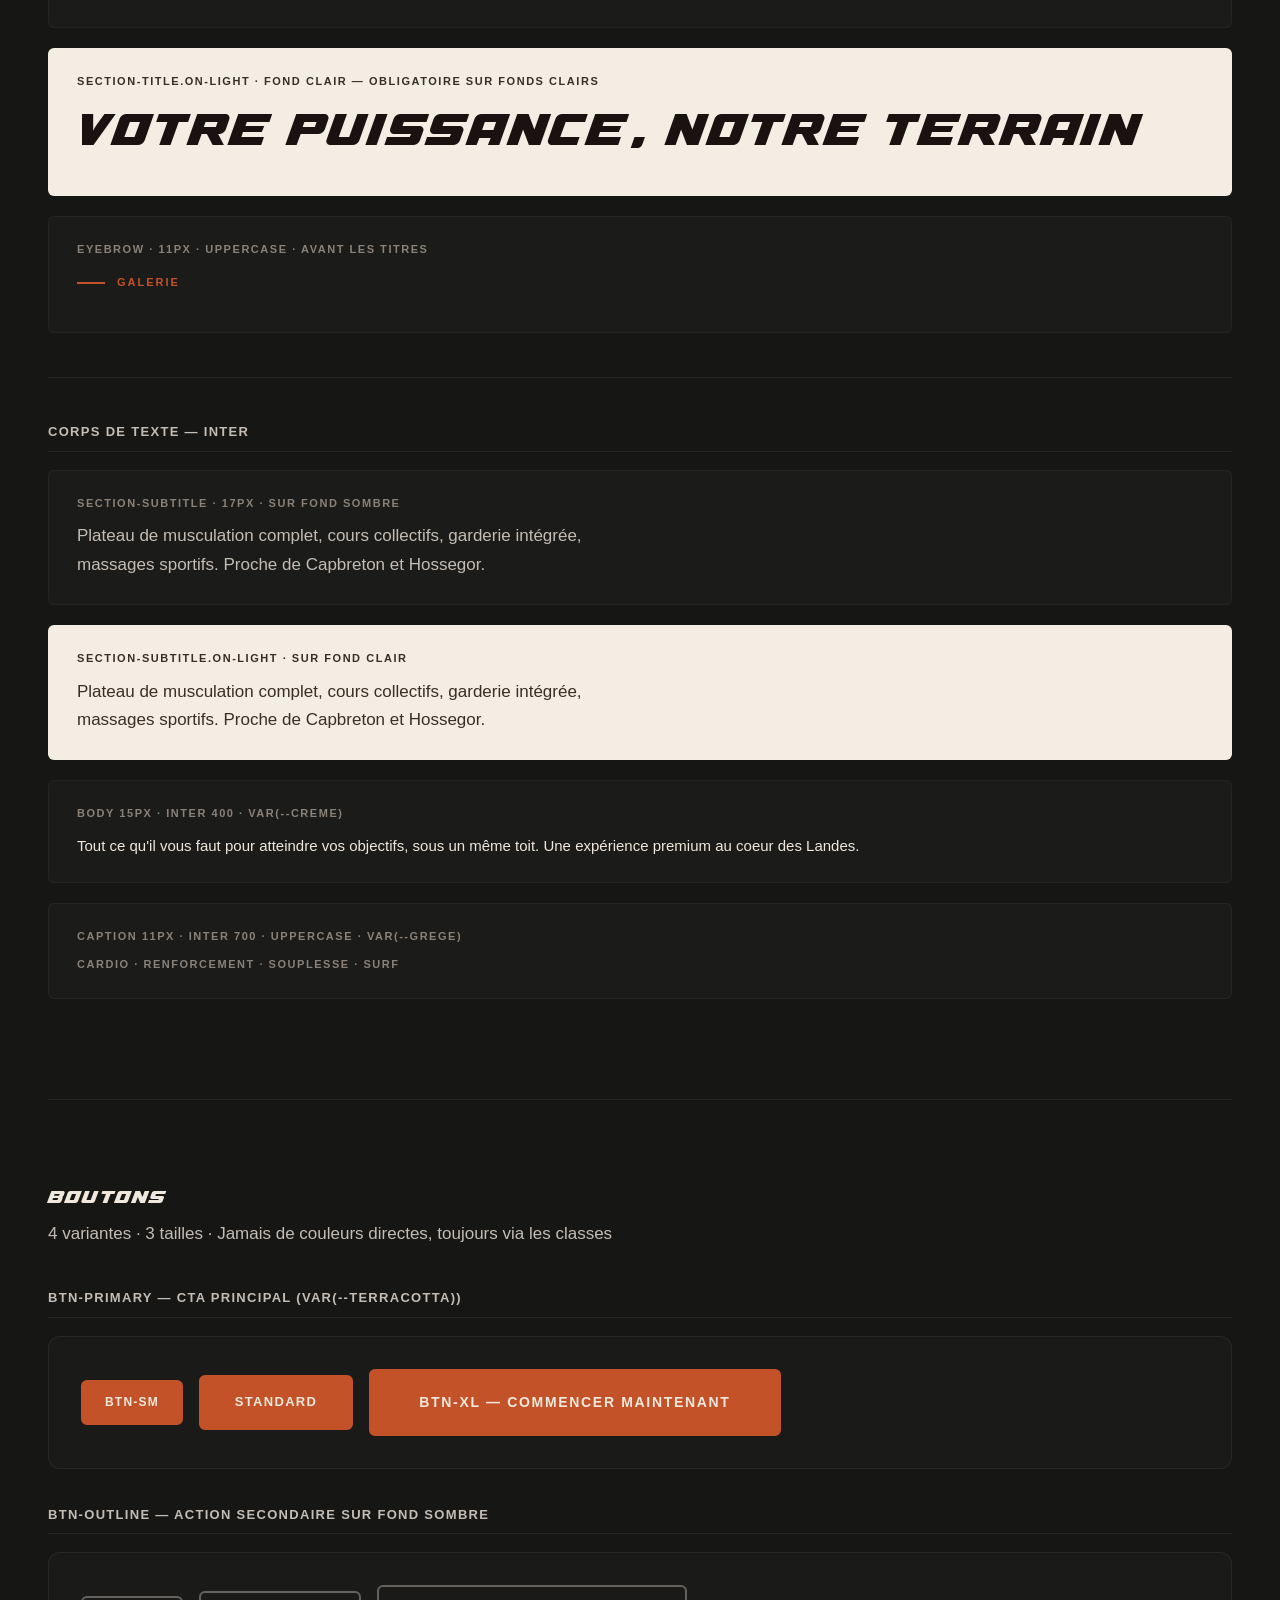
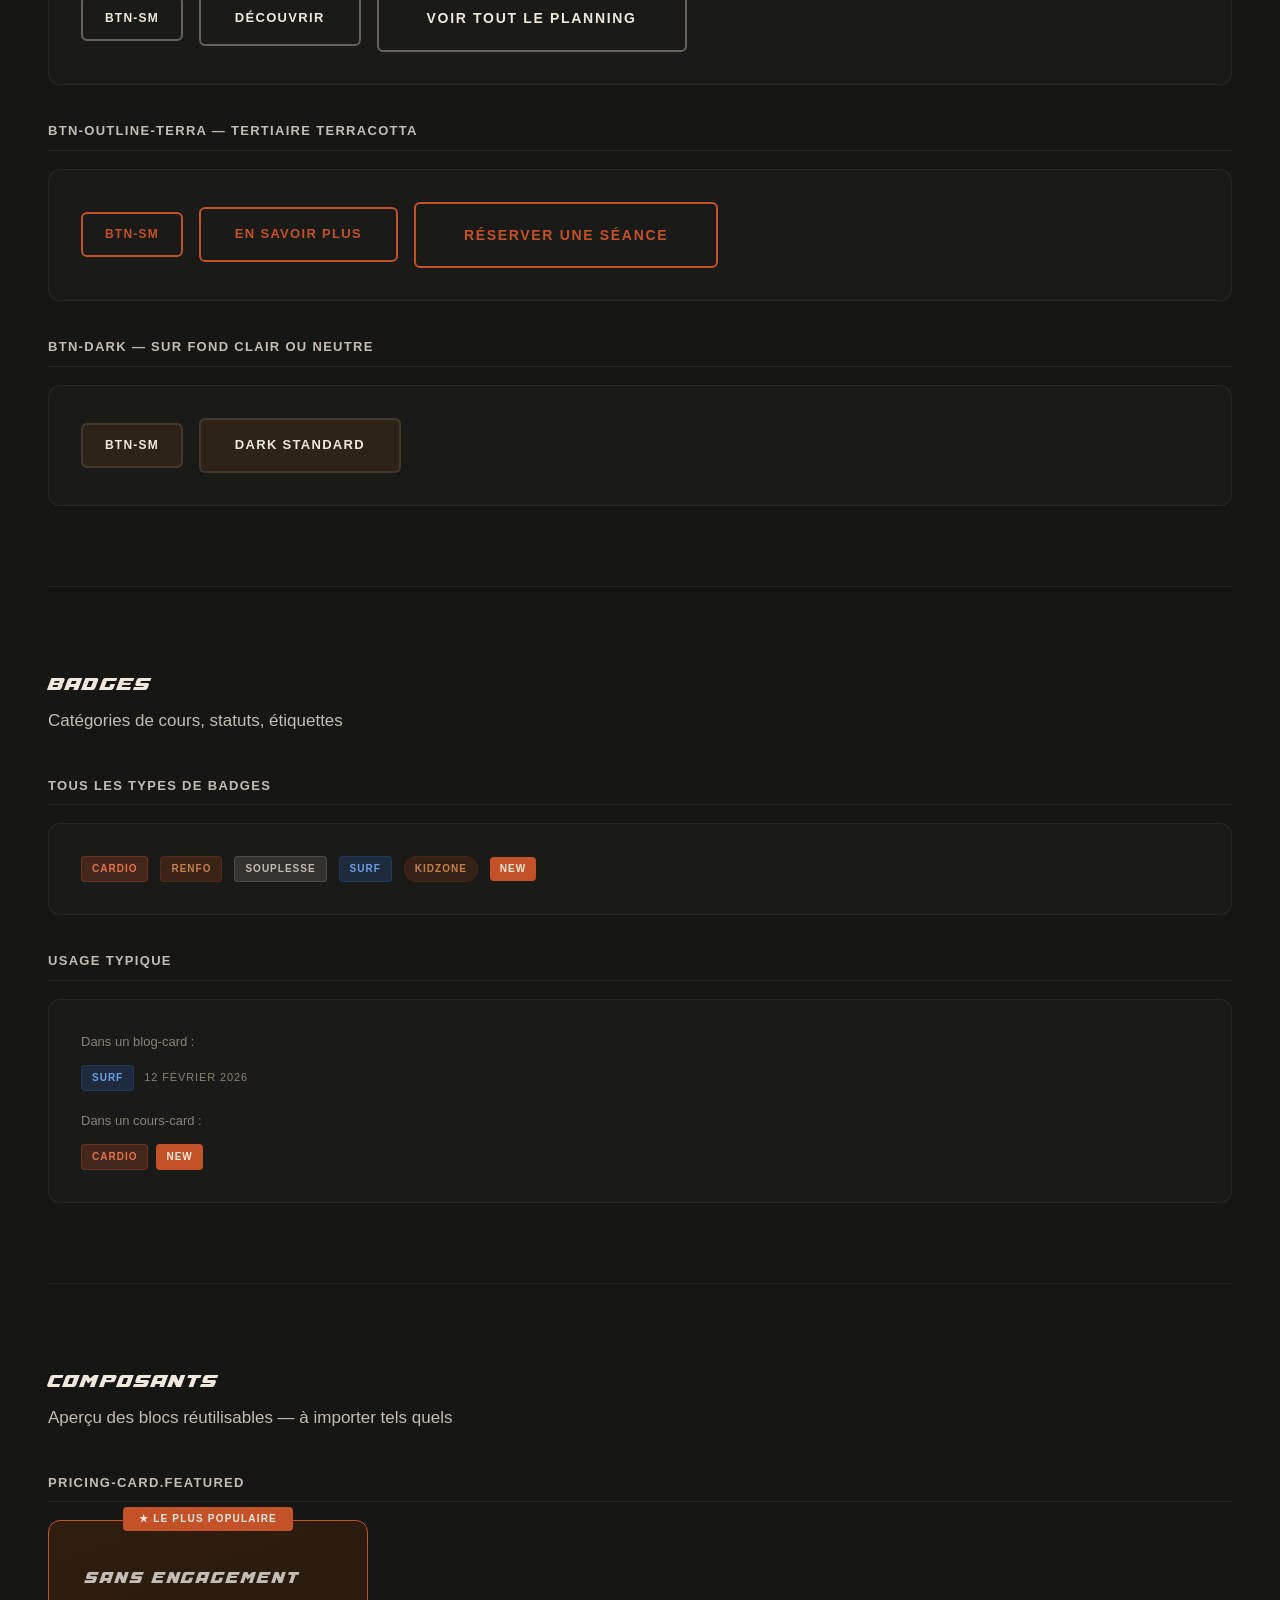
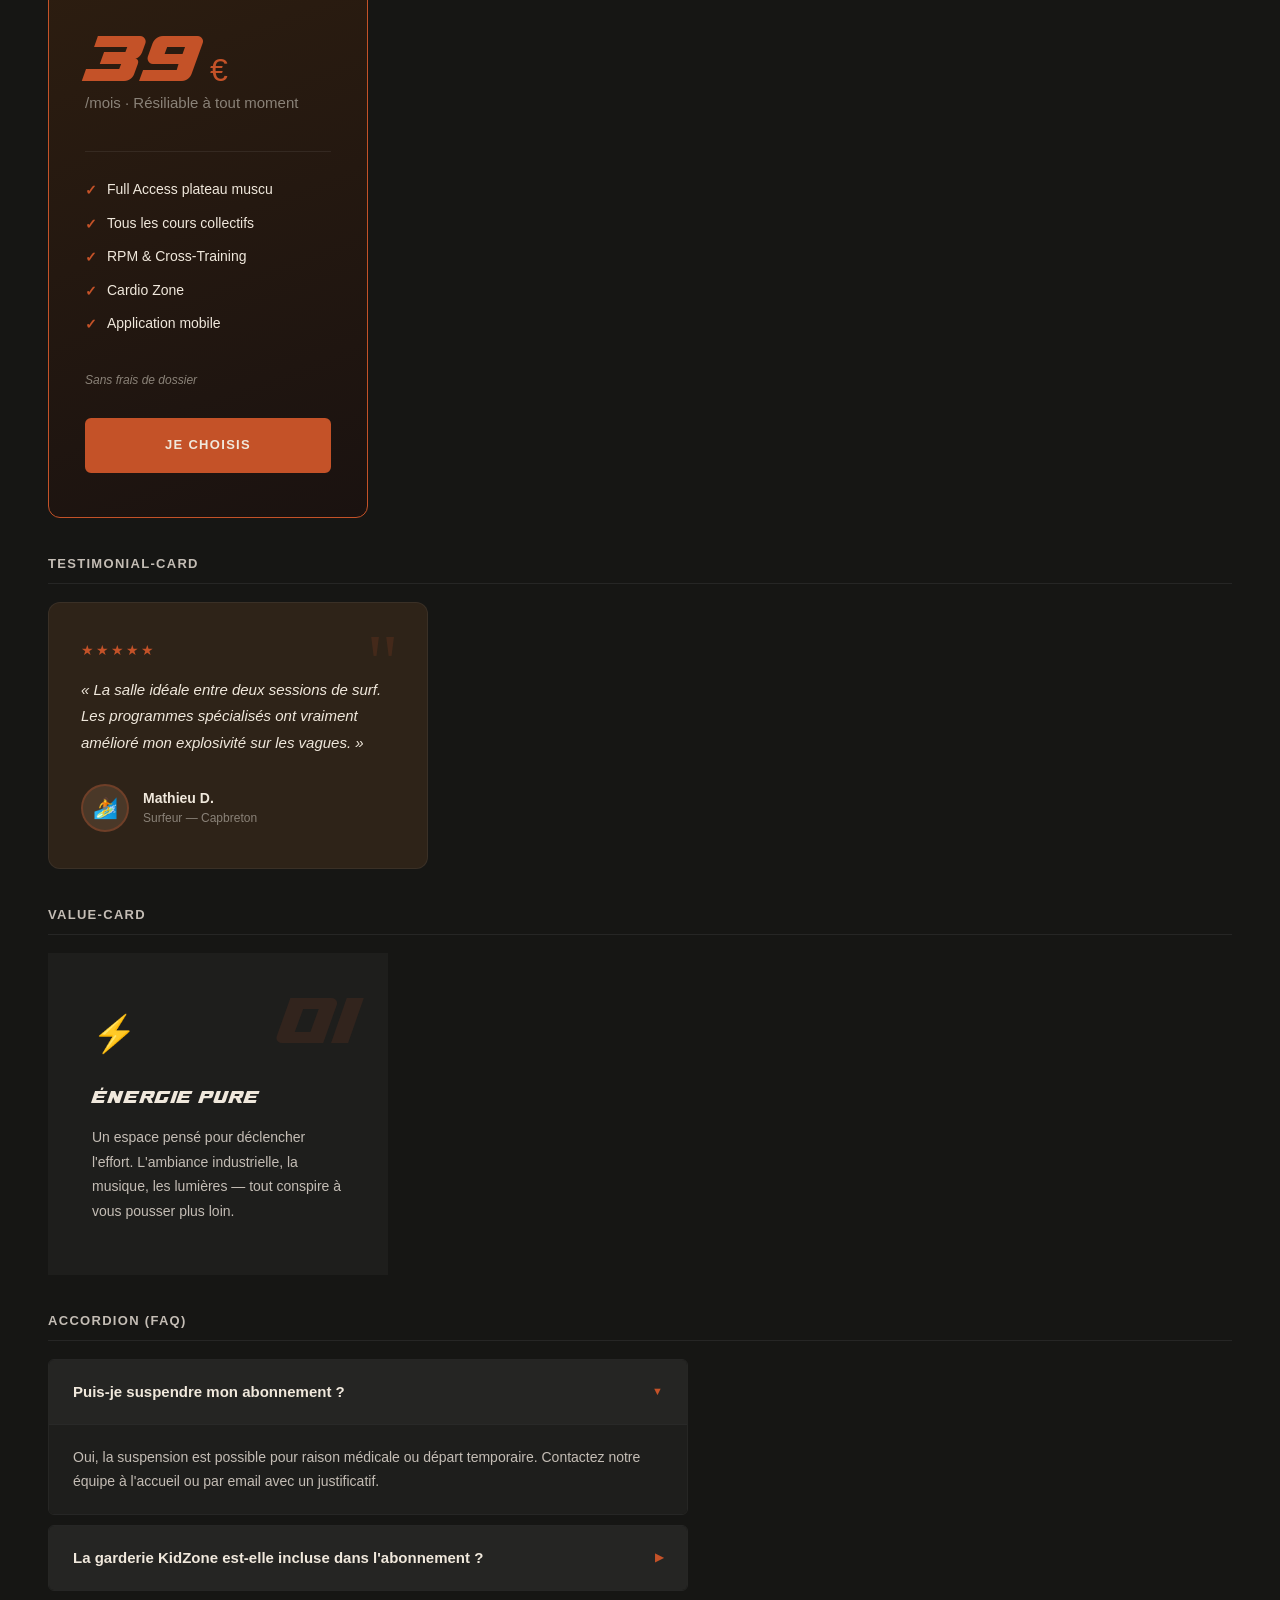
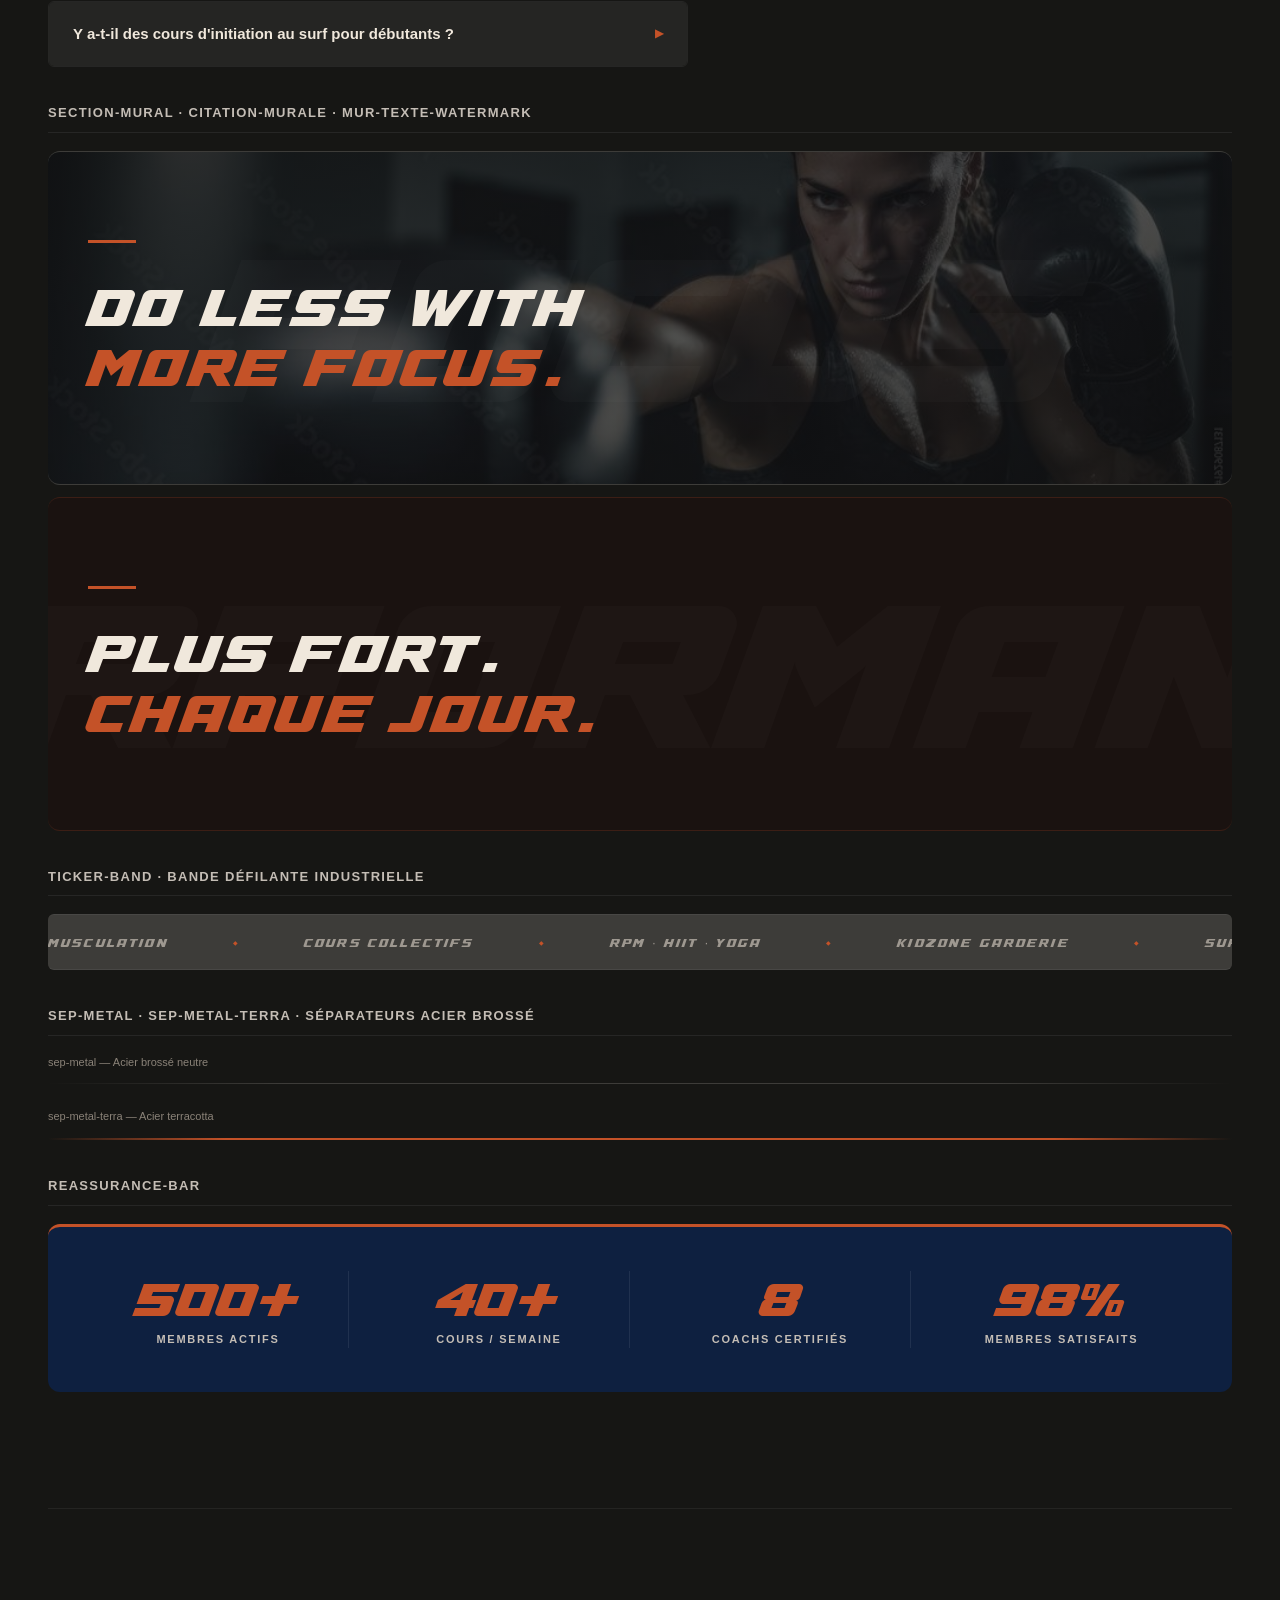
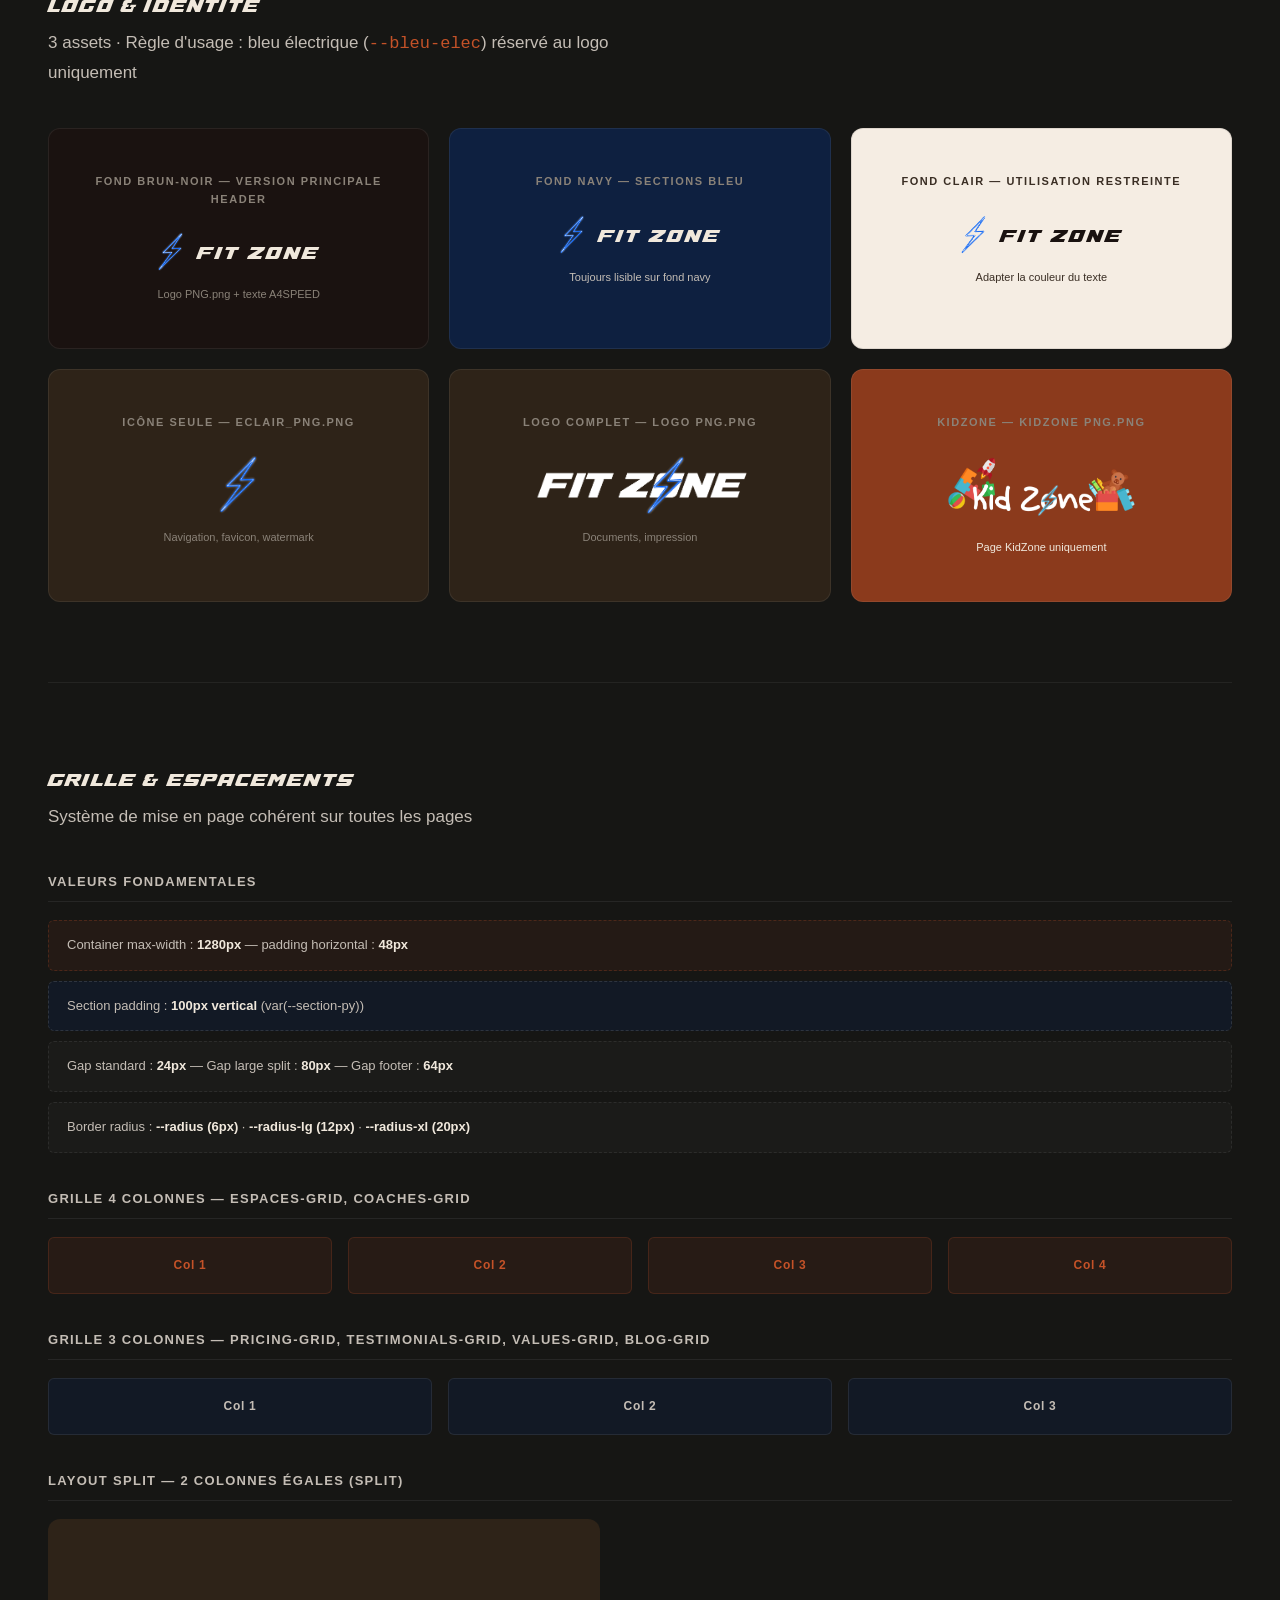
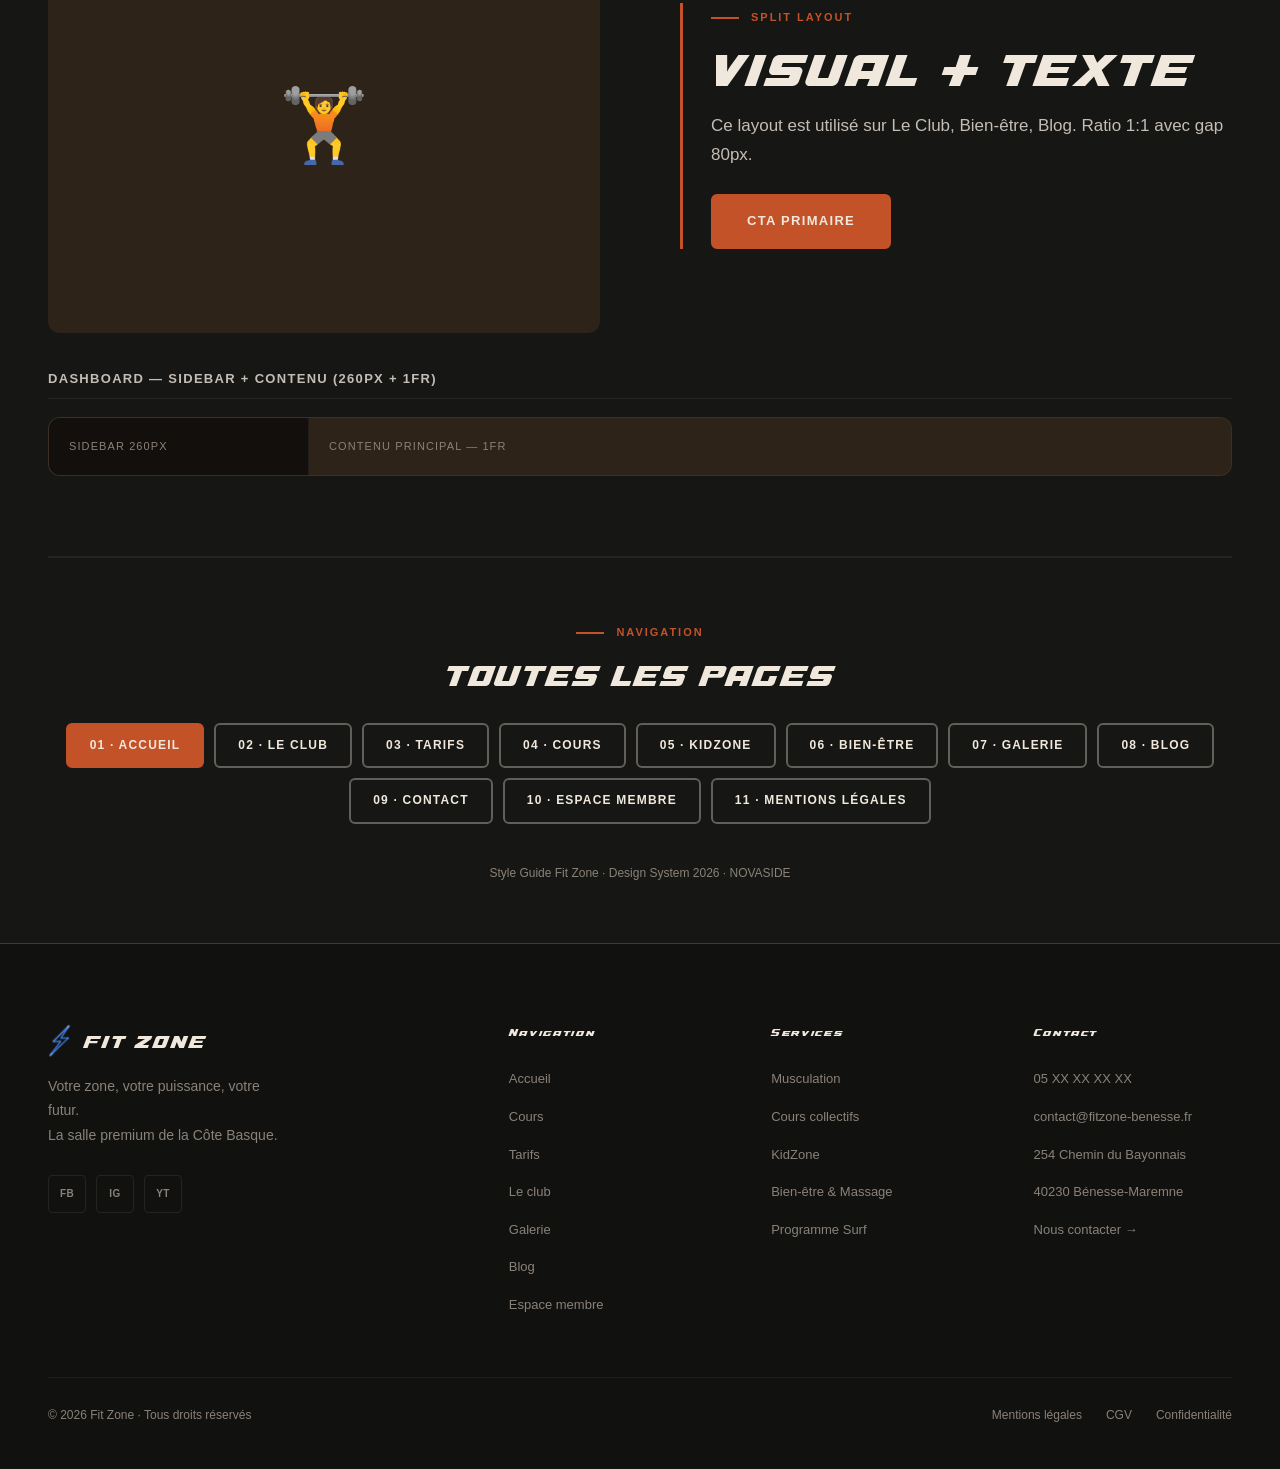
<file: 00-styleguide.html>
<!DOCTYPE html>
<html lang="fr">

<head>
  <meta charset="UTF-8">
  <meta name="viewport" content="width=device-width, initial-scale=1.0">
  <title>Fit Zone — Style Guide 2026</title>
  <link rel="stylesheet" href="style.css">
  <style>
    /* ---- Style Guide local ---- */
    .sg-section {
      padding: 80px 0;
      border-bottom: 1px solid rgba(255, 255, 255, 0.06);
    }

    .sg-label {
      font-size: 11px;
      letter-spacing: 0.14em;
      text-transform: uppercase;
      color: var(--grege);
      margin-bottom: 10px;
      font-weight: 700;
    }

    .sg-title {
      font-family: var(--font-display);
      font-size: 20px;
      color: var(--creme);
      letter-spacing: 0.06em;
      margin-bottom: 8px;
    }

    .sg-divider {
      height: 1px;
      background: rgba(255, 255, 255, 0.06);
      margin: 44px 0;
    }

    /* Swatches */
    .swatch-grid {
      display: flex;
      flex-wrap: wrap;
      gap: 16px;
    }

    .swatch {
      width: 130px;
      text-align: center;
    }

    .swatch-block {
      height: 80px;
      border-radius: var(--radius);
      margin-bottom: 10px;
      border: 1px solid rgba(255, 255, 255, 0.07);
    }

    .swatch-name {
      font-size: 12px;
      color: var(--creme);
      font-weight: 600;
      margin-bottom: 3px;
    }

    .swatch-hex {
      font-size: 11px;
      color: var(--grege);
      font-family: monospace;
    }

    .swatch-usage {
      font-size: 10px;
      color: var(--grege);
      letter-spacing: 0.05em;
      margin-top: 3px;
      font-style: italic;
    }

    /* Type rows */
    .type-row {
      margin-bottom: 20px;
      padding: 24px 28px;
      background: rgba(255, 255, 255, 0.025);
      border-radius: var(--radius);
      border: 1px solid rgba(255, 255, 255, 0.04);
    }

    /* Logo boxes */
    .logo-box {
      border-radius: var(--radius-lg);
      padding: 44px 32px;
      display: flex;
      flex-direction: column;
      align-items: center;
      gap: 14px;
      text-align: center;
    }

    /* Grid demo */
    .grid-demo-cell {
      border-radius: var(--radius);
      padding: 18px;
      text-align: center;
      font-size: 12px;
      font-weight: 700;
      letter-spacing: 0.06em;
    }

    /* Composant demo box */
    .demo-box {
      background: rgba(255, 255, 255, 0.02);
      border: 1px solid rgba(255, 255, 255, 0.06);
      border-radius: var(--radius-lg);
      padding: 32px;
      margin-top: 12px;
    }

    /* Couleur section sub-head */
    .sg-sub {
      font-size: 13px;
      font-weight: 700;
      letter-spacing: 0.1em;
      text-transform: uppercase;
      color: var(--beige);
      margin: 36px 0 18px;
      padding-bottom: 8px;
      border-bottom: 1px solid rgba(255, 255, 255, 0.07);
    }
  </style>
  <script src="https://mcp.figma.com/mcp/html-to-design/capture.js" async></script>
</head>

<body>

  <!-- HEADER -->
  <header class="header">
    <div class="container header-inner">
      <div class="logo">
        <img src="./assets/Eclair_PNG.png" alt="⚡ Fit Zone" style="height:34px;">
        <span class="logo-text">FIT ZONE</span>
      </div>
      <nav class="nav">
        <a href="index.html">Accueil</a>
        <a href="04-cours.html">Cours</a>
        <a href="03-tarifs.html">Tarifs</a>
        <a href="05-kidzone.html">KidZone</a>
        <a href="06-bien-etre.html">Bien-être</a>
        <a href="02-le-club.html">Le club</a>
        <a href="09-contact.html" class="nav-cta">Commencer</a>
      </nav>
    </div>
  </header>

  <div class="container">

    <!-- TITRE PRINCIPAL -->
    <div style="padding: 80px 0 60px; border-bottom: 1px solid rgba(255,255,255,0.06);">
      <span class="eyebrow">DESIGN SYSTEM</span>
      <h1 class="display display-xl" style="color:var(--creme); margin-bottom:16px;">STYLE GUIDE FIT ZONE 2026</h1>
      <p class="section-subtitle">Palette minérale · Béton, Anthracite, Grège + accents Terracotta · Typographie A4SPEED
        + Inter</p>
      <div class="filters" style="margin-bottom:0;">
        <span class="filter-btn active">Palette</span>
        <span class="filter-btn">Typographie</span>
        <span class="filter-btn">Boutons</span>
        <span class="filter-btn">Badges</span>
        <span class="filter-btn">Composants</span>
        <span class="filter-btn">Logo</span>
        <span class="filter-btn">Grille</span>
      </div>
    </div>

    <!-- ============================================================
       PALETTE
       ============================================================ -->
    <div class="sg-section" id="palette">
      <div class="sg-title">PALETTE DE COULEURS</div>
      <p class="section-subtitle" style="margin-bottom:40px;">Toujours utiliser les variables CSS <code
          style="color:var(--terracotta); font-size:13px;">var(--xxx)</code> — jamais de valeurs hexadécimales directes
      </p>

      <div class="sg-sub">Dominantes Minérales — Fonds principaux (béton, anthracite)</div>
      <div class="swatch-grid" style="margin-bottom:36px;">
        <div class="swatch">
          <div class="swatch-block" style="background:var(--beton);"></div>
          <div class="swatch-name">--beton</div>
          <div class="swatch-hex">#161614</div>
          <div class="swatch-usage">Béton ciré · fond body · hero principal</div>
        </div>
        <div class="swatch">
          <div class="swatch-block" style="background:var(--anthracite);"></div>
          <div class="swatch-name">--anthracite</div>
          <div class="swatch-hex">#1e1e1c</div>
          <div class="swatch-usage">Sections primaires minérales</div>
        </div>
        <div class="swatch">
          <div class="swatch-block" style="background:var(--anthracite-md);"></div>
          <div class="swatch-name">--anthracite-md</div>
          <div class="swatch-hex">#252523</div>
          <div class="swatch-usage">Sections secondaires · cards minérales</div>
        </div>
        <div class="swatch">
          <div class="swatch-block" style="background:var(--gris-mineral);"></div>
          <div class="swatch-name">--gris-mineral</div>
          <div class="swatch-hex">#2e2e2b</div>
          <div class="swatch-usage">Fond hover minéral</div>
        </div>
        <div class="swatch">
          <div class="swatch-block" style="background:var(--gris-metal);"></div>
          <div class="swatch-name">--gris-metal</div>
          <div class="swatch-hex">#3d3c39</div>
          <div class="swatch-usage">Métal brossé · séparateurs · bordures</div>
        </div>
        <div class="swatch">
          <div class="swatch-block" style="background:var(--acier-noir);"></div>
          <div class="swatch-name">--acier-noir</div>
          <div class="swatch-hex">#111110</div>
          <div class="swatch-usage">Acier noir mat · footer · sidebar</div>
        </div>
        <div class="swatch">
          <div class="swatch-block" style="background:var(--navy);"></div>
          <div class="swatch-name">--navy</div>
          <div class="swatch-hex">#0e2040</div>
          <div class="swatch-usage">Bleu marine · mobilier · sections surf</div>
        </div>
      </div>

      <div class="sg-sub">Tons Terreux — Accents chauds (marron, terracotta, rouille)</div>
      <div class="swatch-grid" style="margin-bottom:36px;">
        <div class="swatch">
          <div class="swatch-block" style="background:var(--brun-noir);"></div>
          <div class="swatch-name">--brun-noir</div>
          <div class="swatch-hex">#1a1210</div>
          <div class="swatch-usage">Accent chaud · CTA band · section brique</div>
        </div>
        <div class="swatch">
          <div class="swatch-block" style="background:var(--charcoal);"></div>
          <div class="swatch-name">--charcoal</div>
          <div class="swatch-hex">#252018</div>
          <div class="swatch-usage">Charcoal chaud · sections distinctives chaudes</div>
        </div>
        <div class="swatch">
          <div class="swatch-block" style="background:var(--brun-fonce);"></div>
          <div class="swatch-name">--brun-fonce</div>
          <div class="swatch-hex">#2e2318</div>
          <div class="swatch-usage">Cards accent chaud · sections terreuses</div>
        </div>
        <div class="swatch">
          <div class="swatch-block" style="background:var(--brun-moyen);"></div>
          <div class="swatch-name">--brun-moyen</div>
          <div class="swatch-hex">#4a3828</div>
          <div class="swatch-usage">Hover chaud · séparateurs</div>
        </div>
      </div>

      <div class="sg-sub">Accents &amp; CTA</div>
      <div class="swatch-grid" style="margin-bottom:36px;">
        <div class="swatch">
          <div class="swatch-block" style="background:var(--terracotta);"></div>
          <div class="swatch-name">--terracotta</div>
          <div class="swatch-hex">#c45228</div>
          <div class="swatch-usage">CTA principal · eyebrow · icônes actifs</div>
        </div>
        <div class="swatch">
          <div class="swatch-block" style="background:var(--terra-dark);"></div>
          <div class="swatch-name">--terra-dark</div>
          <div class="swatch-hex">#8b3a1c</div>
          <div class="swatch-usage">Hover CTA · accent secondaire</div>
        </div>
        <div class="swatch">
          <div class="swatch-block" style="background:var(--bleu-elec);"></div>
          <div class="swatch-name">--bleu-elec</div>
          <div class="swatch-hex">#3575d4</div>
          <div class="swatch-usage">Logo uniquement · badge surf</div>
        </div>
        <div class="swatch">
          <div class="swatch-block" style="background:var(--brique);"></div>
          <div class="swatch-name">--brique</div>
          <div class="swatch-hex">#7a3018</div>
          <div class="swatch-usage">Détails déco · ligne brique</div>
        </div>
      </div>

      <div class="sg-sub">Textes</div>
      <div class="swatch-grid" style="margin-bottom:36px;">
        <div class="swatch">
          <div class="swatch-block" style="background:var(--creme);"></div>
          <div class="swatch-name">--creme</div>
          <div class="swatch-hex">#f0e8dc</div>
          <div class="swatch-usage">Titres sur fond sombre</div>
        </div>
        <div class="swatch">
          <div class="swatch-block" style="background:var(--beige);"></div>
          <div class="swatch-name">--beige</div>
          <div class="swatch-hex">#c4bdb5</div>
          <div class="swatch-usage">Texte secondaire sur sombre</div>
        </div>
        <div class="swatch">
          <div class="swatch-block" style="background:var(--grege);"></div>
          <div class="swatch-name">--grege</div>
          <div class="swatch-hex">#8a8278</div>
          <div class="swatch-usage">Troisième niveau · labels</div>
        </div>
        <div class="swatch">
          <div class="swatch-block" style="background:var(--text-dark); border:1px solid rgba(255,255,255,0.15);"></div>
          <div class="swatch-name">--text-dark</div>
          <div class="swatch-hex">#1a1210</div>
          <div class="swatch-usage">Titres sur fond clair</div>
        </div>
        <div class="swatch">
          <div class="swatch-block" style="background:var(--text-body); border:1px solid rgba(255,255,255,0.15);"></div>
          <div class="swatch-name">--text-body</div>
          <div class="swatch-hex">#3a2e24</div>
          <div class="swatch-usage">Corps de texte sur fond clair</div>
        </div>
      </div>

      <div class="sg-sub">Fonds clairs</div>
      <div class="swatch-grid">
        <div class="swatch">
          <div class="swatch-block" style="background:var(--creme-clair); border:1px solid rgba(26,18,16,0.1);"></div>
          <div class="swatch-name">--creme-clair</div>
          <div class="swatch-hex">#f5ede3</div>
          <div class="swatch-usage">Sections blanches/claires — PAS blanc pur</div>
        </div>
        <div class="swatch">
          <div class="swatch-block" style="background:var(--beige-clair); border:1px solid rgba(26,18,16,0.1);"></div>
          <div class="swatch-name">--beige-clair</div>
          <div class="swatch-hex">#ede4d8</div>
          <div class="swatch-usage">Fond alterné clair</div>
        </div>
      </div>
    </div>

    <!-- ============================================================
       TYPOGRAPHIE
       ============================================================ -->
    <div class="sg-section" id="typography">
      <div class="sg-title">TYPOGRAPHIE</div>
      <p class="section-subtitle" style="margin-bottom:40px;"><strong style="color:var(--creme);">A4SPEED Bold</strong>
        — Affichage / titres display · <strong style="color:var(--creme);">Inter</strong> — Corps de texte</p>

      <div class="sg-sub">Famille Display — A4SPEED Bold</div>
      <div class="type-row">
        <div class="sg-label">display-xl · clamp(52px → 100px) · Hero principal</div>
        <div class="display display-xl" style="color:var(--creme);">FIT ZONE</div>
      </div>
      <div class="type-row">
        <div class="sg-label">display-lg · clamp(38px → 76px) · Hero sections</div>
        <div class="display display-lg" style="color:var(--creme);">L'ESPACE FIT ZONE</div>
      </div>
      <div class="type-row">
        <div class="sg-label">display-md · clamp(28px → 52px) · Titres CTA</div>
        <div class="display display-md" style="color:var(--creme);">ENTRE DANS LA ZONE</div>
      </div>
      <div class="type-row">
        <div class="sg-label">display-sm · clamp(20px → 34px) · Sous-sections</div>
        <div class="display display-sm" style="color:var(--terracotta);">DES COURS POUR CHAQUE OBJECTIF</div>
      </div>

      <div class="sg-divider"></div>

      <div class="sg-sub">Section titles &amp; Eyebrow</div>
      <div class="type-row">
        <div class="sg-label">section-title · clamp(30px → 54px) · Fond sombre</div>
        <h2 class="section-title">VOTRE PUISSANCE, NOTRE TERRAIN</h2>
      </div>
      <div class="type-row" style="background:var(--creme-clair);">
        <div class="sg-label" style="color:var(--text-body);">section-title.on-light · Fond clair — obligatoire sur
          fonds clairs</div>
        <h2 class="section-title on-light">VOTRE PUISSANCE, NOTRE TERRAIN</h2>
      </div>
      <div class="type-row">
        <div class="sg-label">eyebrow · 11px · uppercase · Avant les titres</div>
        <span class="eyebrow">GALERIE</span>
      </div>

      <div class="sg-divider"></div>

      <div class="sg-sub">Corps de texte — Inter</div>
      <div class="type-row">
        <div class="sg-label">section-subtitle · 17px · Sur fond sombre</div>
        <p class="section-subtitle" style="margin-bottom:0;">Plateau de musculation complet, cours collectifs, garderie
          intégrée, massages sportifs. Proche de Capbreton et Hossegor.</p>
      </div>
      <div class="type-row" style="background:var(--creme-clair);">
        <div class="sg-label" style="color:var(--text-body);">section-subtitle.on-light · Sur fond clair</div>
        <p class="section-subtitle on-light" style="margin-bottom:0;">Plateau de musculation complet, cours collectifs,
          garderie intégrée, massages sportifs. Proche de Capbreton et Hossegor.</p>
      </div>
      <div class="type-row">
        <div class="sg-label">body 15px · Inter 400 · var(--creme)</div>
        <p style="font-size:15px; color:var(--creme); line-height:1.7;">Tout ce qu'il vous faut pour atteindre vos
          objectifs, sous un même toit. Une expérience premium au coeur des Landes.</p>
      </div>
      <div class="type-row">
        <div class="sg-label">caption 11px · Inter 700 · uppercase · var(--grege)</div>
        <p
          style="font-size:11px; color:var(--grege); letter-spacing:0.14em; text-transform:uppercase; font-weight:700;">
          CARDIO · RENFORCEMENT · SOUPLESSE · SURF</p>
      </div>
    </div>

    <!-- ============================================================
       BOUTONS
       ============================================================ -->
    <div class="sg-section" id="buttons">
      <div class="sg-title">BOUTONS</div>
      <p class="section-subtitle" style="margin-bottom:40px;">4 variantes · 3 tailles · Jamais de couleurs directes,
        toujours via les classes</p>

      <div class="sg-sub">btn-primary — CTA principal (var(--terracotta))</div>
      <div class="demo-box" style="display:flex; gap:16px; align-items:center; flex-wrap:wrap;">
        <a class="btn btn-primary btn-sm">btn-sm</a>
        <a class="btn btn-primary">Standard</a>
        <a class="btn btn-primary btn-xl">btn-xl — Commencer Maintenant</a>
      </div>

      <div class="sg-sub">btn-outline — Action secondaire sur fond sombre</div>
      <div class="demo-box" style="display:flex; gap:16px; align-items:center; flex-wrap:wrap;">
        <a class="btn btn-outline btn-sm">btn-sm</a>
        <a class="btn btn-outline">Découvrir</a>
        <a class="btn btn-outline btn-xl">VOIR TOUT LE PLANNING</a>
      </div>

      <div class="sg-sub">btn-outline-terra — Tertiaire terracotta</div>
      <div class="demo-box" style="display:flex; gap:16px; align-items:center; flex-wrap:wrap;">
        <a class="btn btn-outline-terra btn-sm">btn-sm</a>
        <a class="btn btn-outline-terra">En savoir plus</a>
        <a class="btn btn-outline-terra btn-xl">RÉSERVER UNE SÉANCE</a>
      </div>

      <div class="sg-sub">btn-dark — Sur fond clair ou neutre</div>
      <div class="demo-box" style="display:flex; gap:16px; align-items:center; flex-wrap:wrap;">
        <a class="btn btn-dark btn-sm">btn-sm</a>
        <a class="btn btn-dark">Dark Standard</a>
      </div>
    </div>

    <!-- ============================================================
       BADGES
       ============================================================ -->
    <div class="sg-section" id="badges">
      <div class="sg-title">BADGES</div>
      <p class="section-subtitle" style="margin-bottom:40px;">Catégories de cours, statuts, étiquettes</p>

      <div class="sg-sub">Tous les types de badges</div>
      <div class="demo-box" style="display:flex; gap:12px; flex-wrap:wrap; align-items:center;">
        <span class="badge badge-cardio">CARDIO</span>
        <span class="badge badge-renfo">RENFO</span>
        <span class="badge badge-souplesse">SOUPLESSE</span>
        <span class="badge badge-surf">SURF</span>
        <span class="badge badge-kidzone">KIDZONE</span>
        <span class="badge badge-new">NEW</span>
      </div>

      <div class="sg-sub">Usage typique</div>
      <div class="demo-box">
        <p style="font-size:13px; color:var(--grege); margin-bottom:12px;">Dans un blog-card :</p>
        <div style="display:flex; align-items:center; gap:10px; margin-bottom:20px;">
          <span class="badge badge-surf">SURF</span>
          <span style="font-size:11px; color:var(--grege); letter-spacing:0.08em; text-transform:uppercase;">12 Février
            2026</span>
        </div>
        <p style="font-size:13px; color:var(--grege); margin-bottom:12px;">Dans un cours-card :</p>
        <div style="display:flex; gap:8px;">
          <span class="badge badge-cardio">CARDIO</span>
          <span class="badge badge-new">NEW</span>
        </div>
      </div>
    </div>

    <!-- ============================================================
       COMPOSANTS
       ============================================================ -->
    <div class="sg-section" id="components">
      <div class="sg-title">COMPOSANTS</div>
      <p class="section-subtitle" style="margin-bottom:40px;">Aperçu des blocs réutilisables — à importer tels quels</p>

      <!-- Pricing card featured -->
      <div class="sg-sub">pricing-card.featured</div>
      <div style="max-width:320px; margin:12px 0 36px;">
        <div class="pricing-card featured">
          <div class="pricing-name">SANS ENGAGEMENT</div>
          <div class="pricing-price">39<span style="font-size:32px;"> €</span></div>
          <div class="pricing-period">/mois · Résiliable à tout moment</div>
          <div class="pricing-sep"></div>
          <ul class="pricing-features">
            <li>Full Access plateau muscu</li>
            <li>Tous les cours collectifs</li>
            <li>RPM &amp; Cross-Training</li>
            <li>Cardio Zone</li>
            <li>Application mobile</li>
          </ul>
          <div class="pricing-note">Sans frais de dossier</div>
          <a class="btn btn-primary" style="width:100%; justify-content:center;">JE CHOISIS</a>
        </div>
      </div>

      <!-- Testimonial card -->
      <div class="sg-sub">testimonial-card</div>
      <div style="max-width:380px; margin:12px 0 36px;">
        <div class="testimonial-card">
          <div class="stars">★★★★★</div>
          <p class="testimonial-quote">« La salle idéale entre deux sessions de surf. Les programmes spécialisés ont
            vraiment amélioré mon explosivité sur les vagues. »</p>
          <div class="testimonial-author">
            <div class="testimonial-avatar">🏄</div>
            <div>
              <div class="testimonial-name">Mathieu D.</div>
              <div class="testimonial-profile">Surfeur — Capbreton</div>
            </div>
          </div>
        </div>
      </div>

      <!-- Value card -->
      <div class="sg-sub">value-card</div>
      <div style="max-width:340px; margin:12px 0 36px;">
        <div class="value-card">
          <span class="value-number">01</span>
          <span class="value-icon">⚡</span>
          <div class="value-title">ÉNERGIE PURE</div>
          <p class="value-desc">Un espace pensé pour déclencher l'effort. L'ambiance industrielle, la musique, les
            lumières — tout conspire à vous pousser plus loin.</p>
        </div>
      </div>

      <!-- Accordion -->
      <div class="sg-sub">accordion (FAQ)</div>
      <div style="max-width:640px; margin:12px 0 36px;">
        <div class="accordion">
          <div class="accordion-header">
            Puis-je suspendre mon abonnement ?
            <span class="accordion-arrow">▼</span>
          </div>
          <div class="accordion-body">
            Oui, la suspension est possible pour raison médicale ou départ temporaire. Contactez notre équipe à
            l'accueil ou par email avec un justificatif.
          </div>
        </div>
        <div class="accordion">
          <div class="accordion-header">
            La garderie KidZone est-elle incluse dans l'abonnement ?
            <span class="accordion-arrow">▶</span>
          </div>
        </div>
        <div class="accordion">
          <div class="accordion-header">
            Y a-t-il des cours d'initiation au surf pour débutants ?
            <span class="accordion-arrow">▶</span>
          </div>
        </div>
      </div>

      <!-- Citation Murale -->
      <div class="sg-sub">section-mural · citation-murale · mur-texte-watermark</div>
      <div class="section-mural" style="border-radius:var(--radius-lg); margin:12px 0 12px; overflow:hidden;">
        <div class="mur-texte-watermark">FOCUS</div>
        <div style="padding:0 40px; position:relative; z-index:1;">
          <div class="citation-rule"></div>
          <p class="citation-murale">DO LESS WITH<br><span class="accent">MORE FOCUS.</span></p>
        </div>
      </div>
      <div class="section-mural-warm" style="border-radius:var(--radius-lg); margin:0 0 36px; overflow:hidden;">
        <div class="mur-texte-watermark">PERFORMANCE</div>
        <div style="padding:0 40px; position:relative; z-index:1;">
          <div class="citation-rule"></div>
          <p class="citation-murale">PLUS FORT.<br><span class="accent">CHAQUE JOUR.</span></p>
        </div>
      </div>

      <!-- Ticker Industriel -->
      <div class="sg-sub">ticker-band · Bande défilante industrielle</div>
      <div class="ticker-band" style="border-radius:var(--radius); margin:12px 0 36px;">
        <div class="ticker-inner">
          <span class="ticker-item">MUSCULATION</span>
          <span class="ticker-item">COURS COLLECTIFS</span>
          <span class="ticker-item">RPM · HIIT · YOGA</span>
          <span class="ticker-item">KIDZONE GARDERIE</span>
          <span class="ticker-item">SURF TRAINING</span>
          <span class="ticker-item">MUSCULATION</span>
          <span class="ticker-item">COURS COLLECTIFS</span>
          <span class="ticker-item">RPM · HIIT · YOGA</span>
          <span class="ticker-item">KIDZONE GARDERIE</span>
          <span class="ticker-item">SURF TRAINING</span>
        </div>
      </div>

      <!-- Séparateurs Métal -->
      <div class="sg-sub">sep-metal · sep-metal-terra · Séparateurs acier brossé</div>
      <div style="margin:12px 0 36px; display:flex; flex-direction:column; gap:24px;">
        <div>
          <p style="font-size:11px; color:var(--grege); margin-bottom:12px;">sep-metal — Acier brossé neutre</p>
          <hr class="sep-metal">
        </div>
        <div>
          <p style="font-size:11px; color:var(--grege); margin-bottom:12px;">sep-metal-terra — Acier terracotta</p>
          <hr class="sep-metal-terra">
        </div>
      </div>

      <!-- Reassurance bar -->
      <div class="sg-sub">reassurance-bar</div>
      <div class="reassurance-bar" style="border-radius:var(--radius-lg); margin:12px 0 36px;">
        <div class="reassurance-inner" style="padding:0 40px;">
          <div class="stat-divider">
            <div class="stat-number">500+</div>
            <div class="stat-label">Membres actifs</div>
          </div>
          <div class="stat-divider">
            <div class="stat-number">40+</div>
            <div class="stat-label">Cours / semaine</div>
          </div>
          <div class="stat-divider">
            <div class="stat-number">8</div>
            <div class="stat-label">Coachs certifiés</div>
          </div>
          <div>
            <div class="stat-number">98%</div>
            <div class="stat-label">Membres satisfaits</div>
          </div>
        </div>
      </div>

    </div>

    <!-- ============================================================
       LOGO
       ============================================================ -->
    <div class="sg-section" id="logo">
      <div class="sg-title">LOGO &amp; IDENTITE</div>
      <p class="section-subtitle" style="margin-bottom:40px;">3 assets · Règle d'usage : bleu électrique (<code
          style="color:var(--terracotta);">--bleu-elec</code>) réservé au logo uniquement</p>

      <div style="display:grid; grid-template-columns:repeat(3,1fr); gap:20px;">

        <div class="logo-box" style="background:var(--brun-noir); border:1px solid rgba(255,255,255,0.07);">
          <div class="sg-label">Fond brun-noir — Version principale header</div>
          <div class="logo">
            <img src="./assets/Eclair_PNG.png" alt="⚡ Fit Zone" style="height:40px;">
            <span class="logo-text">FIT ZONE</span>
          </div>
          <p style="font-size:11px; color:var(--grege);">Logo PNG.png + texte A4SPEED</p>
        </div>

        <div class="logo-box" style="background:var(--navy); border:1px solid rgba(255,255,255,0.07);">
          <div class="sg-label">Fond navy — Sections bleu</div>
          <div class="logo">
            <img src="./assets/Eclair_PNG.png" alt="⚡ Fit Zone" style="height:40px;">
            <span class="logo-text">FIT ZONE</span>
          </div>
          <p style="font-size:11px; color:var(--beige);">Toujours lisible sur fond navy</p>
        </div>

        <div class="logo-box" style="background:var(--creme-clair); border:1px solid rgba(26,18,16,0.1);">
          <div class="sg-label" style="color:var(--text-body);">Fond clair — Utilisation restreinte</div>
          <div class="logo">
            <img src="./assets/Eclair_PNG.png" alt="⚡ Fit Zone" style="height:40px;">
            <span class="logo-text" style="color:var(--text-dark);">FIT ZONE</span>
          </div>
          <p style="font-size:11px; color:var(--text-body);">Adapter la couleur du texte</p>
        </div>

        <div class="logo-box" style="background:var(--brun-fonce); border:1px solid rgba(255,255,255,0.07);">
          <div class="sg-label">Icône seule — Eclair_PNG.png</div>
          <img src="./assets/Eclair_PNG.png" alt="⚡ Fit Zone" style="height:60px; width:auto;">
          <p style="font-size:11px; color:var(--grege);">Navigation, favicon, watermark</p>
        </div>

        <div class="logo-box" style="background:var(--brun-fonce); border:1px solid rgba(255,255,255,0.07);">
          <div class="sg-label">Logo complet — Logo PNG.png</div>
          <img src="./assets/Logo PNG.png" alt="Logo Fit Zone" style="max-height:60px; width:auto;">
          <p style="font-size:11px; color:var(--grege);">Documents, impression</p>
        </div>

        <div class="logo-box" style="background:var(--terra-dark); border:1px solid rgba(255,255,255,0.07);">
          <div class="sg-label">KidZone — KidZone PNG.png</div>
          <img src="./assets/KidZone PNG.png" alt="KidZone" style="max-height:70px; width:auto;">
          <p style="font-size:11px; color:var(--creme);">Page KidZone uniquement</p>
        </div>

      </div>
    </div>

    <!-- ============================================================
       GRILLE
       ============================================================ -->
    <div class="sg-section" id="grid">
      <div class="sg-title">GRILLE &amp; ESPACEMENTS</div>
      <p class="section-subtitle" style="margin-bottom:40px;">Système de mise en page cohérent sur toutes les pages</p>

      <div class="sg-sub">Valeurs fondamentales</div>
      <div style="display:grid; gap:10px; margin-bottom:36px;">
        <div
          style="background:rgba(196,82,40,0.08); border:1px dashed rgba(196,82,40,0.25); border-radius:var(--radius); padding:14px 18px; font-size:13px; color:var(--beige);">
          Container max-width : <strong style="color:var(--creme);">1280px</strong> — padding horizontal : <strong
            style="color:var(--creme);">48px</strong>
        </div>
        <div
          style="background:rgba(14,32,64,0.4); border:1px dashed rgba(255,255,255,0.12); border-radius:var(--radius); padding:14px 18px; font-size:13px; color:var(--beige);">
          Section padding : <strong style="color:var(--creme);">100px vertical</strong> (var(--section-py))
        </div>
        <div
          style="background:rgba(255,255,255,0.025); border:1px dashed rgba(255,255,255,0.08); border-radius:var(--radius); padding:14px 18px; font-size:13px; color:var(--beige);">
          Gap standard : <strong style="color:var(--creme);">24px</strong> — Gap large split : <strong
            style="color:var(--creme);">80px</strong> — Gap footer : <strong style="color:var(--creme);">64px</strong>
        </div>
        <div
          style="background:rgba(255,255,255,0.025); border:1px dashed rgba(255,255,255,0.08); border-radius:var(--radius); padding:14px 18px; font-size:13px; color:var(--beige);">
          Border radius : <strong style="color:var(--creme);">--radius (6px)</strong> · <strong
            style="color:var(--creme);">--radius-lg (12px)</strong> · <strong style="color:var(--creme);">--radius-xl
            (20px)</strong>
        </div>
      </div>

      <div class="sg-sub">Grille 4 colonnes — espaces-grid, coaches-grid</div>
      <div style="display:grid; grid-template-columns:repeat(4,1fr); gap:16px; margin-bottom:28px;">
        <div class="grid-demo-cell"
          style="background:rgba(196,82,40,0.1); border:1px solid rgba(196,82,40,0.2); color:var(--terracotta);">Col 1
        </div>
        <div class="grid-demo-cell"
          style="background:rgba(196,82,40,0.1); border:1px solid rgba(196,82,40,0.2); color:var(--terracotta);">Col 2
        </div>
        <div class="grid-demo-cell"
          style="background:rgba(196,82,40,0.1); border:1px solid rgba(196,82,40,0.2); color:var(--terracotta);">Col 3
        </div>
        <div class="grid-demo-cell"
          style="background:rgba(196,82,40,0.1); border:1px solid rgba(196,82,40,0.2); color:var(--terracotta);">Col 4
        </div>
      </div>

      <div class="sg-sub">Grille 3 colonnes — pricing-grid, testimonials-grid, values-grid, blog-grid</div>
      <div style="display:grid; grid-template-columns:repeat(3,1fr); gap:16px; margin-bottom:28px;">
        <div class="grid-demo-cell"
          style="background:rgba(14,32,64,0.4); border:1px solid rgba(255,255,255,0.08); color:var(--beige);">Col 1
        </div>
        <div class="grid-demo-cell"
          style="background:rgba(14,32,64,0.4); border:1px solid rgba(255,255,255,0.08); color:var(--beige);">Col 2
        </div>
        <div class="grid-demo-cell"
          style="background:rgba(14,32,64,0.4); border:1px solid rgba(255,255,255,0.08); color:var(--beige);">Col 3
        </div>
      </div>

      <div class="sg-sub">Layout split — 2 colonnes égales (split)</div>
      <div class="split" style="margin-bottom:28px;">
        <div class="split-visual">🏋️</div>
        <div>
          <div class="split-text-accent">
            <span class="eyebrow">SPLIT LAYOUT</span>
            <h3 class="section-title">VISUAL + TEXTE</h3>
            <p class="section-subtitle" style="margin-bottom:24px;">Ce layout est utilisé sur Le Club, Bien-être, Blog.
              Ratio 1:1 avec gap 80px.</p>
            <a class="btn btn-primary">CTA PRIMAIRE</a>
          </div>
        </div>
      </div>

      <div class="sg-sub">Dashboard — sidebar + contenu (260px + 1fr)</div>
      <div
        style="display:grid; grid-template-columns:260px 1fr; gap:0; background:var(--brun-fonce); border-radius:var(--radius-lg); overflow:hidden; border:1px solid rgba(255,255,255,0.06);">
        <div style="background:#130f0d; border-right:1px solid rgba(255,255,255,0.06); padding:20px;">
          <p style="font-size:11px; color:var(--grege); letter-spacing:0.1em; text-transform:uppercase;">Sidebar 260px
          </p>
        </div>
        <div style="padding:20px;">
          <p style="font-size:11px; color:var(--grege); letter-spacing:0.1em; text-transform:uppercase;">Contenu
            principal — 1fr</p>
        </div>
      </div>

    </div>

    <!-- Navigation rapide vers toutes les pages -->
    <div style="padding: 60px 0; text-align: center; border-top: 1px solid rgba(255,255,255,0.06);">
      <span class="eyebrow">NAVIGATION</span>
      <h2 class="display display-sm" style="color:var(--creme); margin-bottom:32px;">TOUTES LES PAGES</h2>
      <div style="display: flex; gap: 10px; justify-content: center; flex-wrap: wrap;">
        <a href="index.html" class="btn btn-primary btn-sm">01 · Accueil</a>
        <a href="02-le-club.html" class="btn btn-outline btn-sm">02 · Le Club</a>
        <a href="03-tarifs.html" class="btn btn-outline btn-sm">03 · Tarifs</a>
        <a href="04-cours.html" class="btn btn-outline btn-sm">04 · Cours</a>
        <a href="05-kidzone.html" class="btn btn-outline btn-sm">05 · KidZone</a>
        <a href="06-bien-etre.html" class="btn btn-outline btn-sm">06 · Bien-être</a>
        <a href="07-galerie.html" class="btn btn-outline btn-sm">07 · Galerie</a>
        <a href="08-blog.html" class="btn btn-outline btn-sm">08 · Blog</a>
        <a href="09-contact.html" class="btn btn-outline btn-sm">09 · Contact</a>
        <a href="10-espace-membre.html" class="btn btn-outline btn-sm">10 · Espace Membre</a>
        <a href="11-mentions-legales.html" class="btn btn-outline btn-sm">11 · Mentions Légales</a>
      </div>
      <p style="margin-top:40px; font-size:12px; color:var(--grege);">Style Guide Fit Zone · Design System 2026 ·
        NOVASIDE</p>
    </div>

  </div>

  <!-- FOOTER -->
  <footer class="footer">
    <div class="container">
      <div class="footer-grid">
        <div class="footer-brand">
          <div class="logo">
            <img src="./assets/Eclair_PNG.png" alt="Fit Zone" style="height:34px;">
            <span class="logo-text">FIT ZONE</span>
          </div>
          <p>Votre zone, votre puissance, votre futur.<br>La salle premium de la Côte Basque.</p>
          <div class="footer-socials">
            <a href="#" class="social-icon" style="font-size:10px;font-weight:800;letter-spacing:0.04em;">FB</a>
            <a href="#" class="social-icon" style="font-size:10px;font-weight:800;letter-spacing:0.04em;">IG</a>
            <a href="#" class="social-icon" style="font-size:10px;font-weight:800;letter-spacing:0.04em;">YT</a>
          </div>
        </div>
        <div class="footer-col">
          <h4>Navigation</h4>
          <ul>
            <li><a href="index.html">Accueil</a></li>
            <li><a href="04-cours.html">Cours</a></li>
            <li><a href="03-tarifs.html">Tarifs</a></li>
            <li><a href="02-le-club.html">Le club</a></li>
            <li><a href="07-galerie.html">Galerie</a></li>
            <li><a href="08-blog.html">Blog</a></li>
            <li><a href="10-espace-membre.html">Espace membre</a></li>
          </ul>
        </div>
        <div class="footer-col">
          <h4>Services</h4>
          <ul>
            <li><a href="02-le-club.html">Musculation</a></li>
            <li><a href="04-cours.html">Cours collectifs</a></li>
            <li><a href="05-kidzone.html">KidZone</a></li>
            <li><a href="06-bien-etre.html">Bien-être &amp; Massage</a></li>
            <li><a href="04-cours.html">Programme Surf</a></li>
          </ul>
        </div>
        <div class="footer-col">
          <h4>Contact</h4>
          <ul>
            <li><a href="#">05 XX XX XX XX</a></li>
            <li><a href="#">contact@fitzone-benesse.fr</a></li>
            <li><a href="#">254 Chemin du Bayonnais</a></li>
            <li><a href="#">40230 Bénesse-Maremne</a></li>
            <li><a href="09-contact.html">Nous contacter →</a></li>
          </ul>
        </div>
      </div>
      <div class="footer-bottom">
        <p>© 2026 Fit Zone · Tous droits réservés</p>
        <div style="display:flex;gap:24px;">
          <a href="11-mentions-legales.html">Mentions légales</a>
          <a href="11-mentions-legales.html">CGV</a>
          <a href="11-mentions-legales.html">Confidentialité</a>
        </div>
      </div>
    </div>
  </footer>

  <div class="page-indicator">00 · STYLE GUIDE</div>

  <script src="responsive.js"></script>
</body>

</html>
</file>
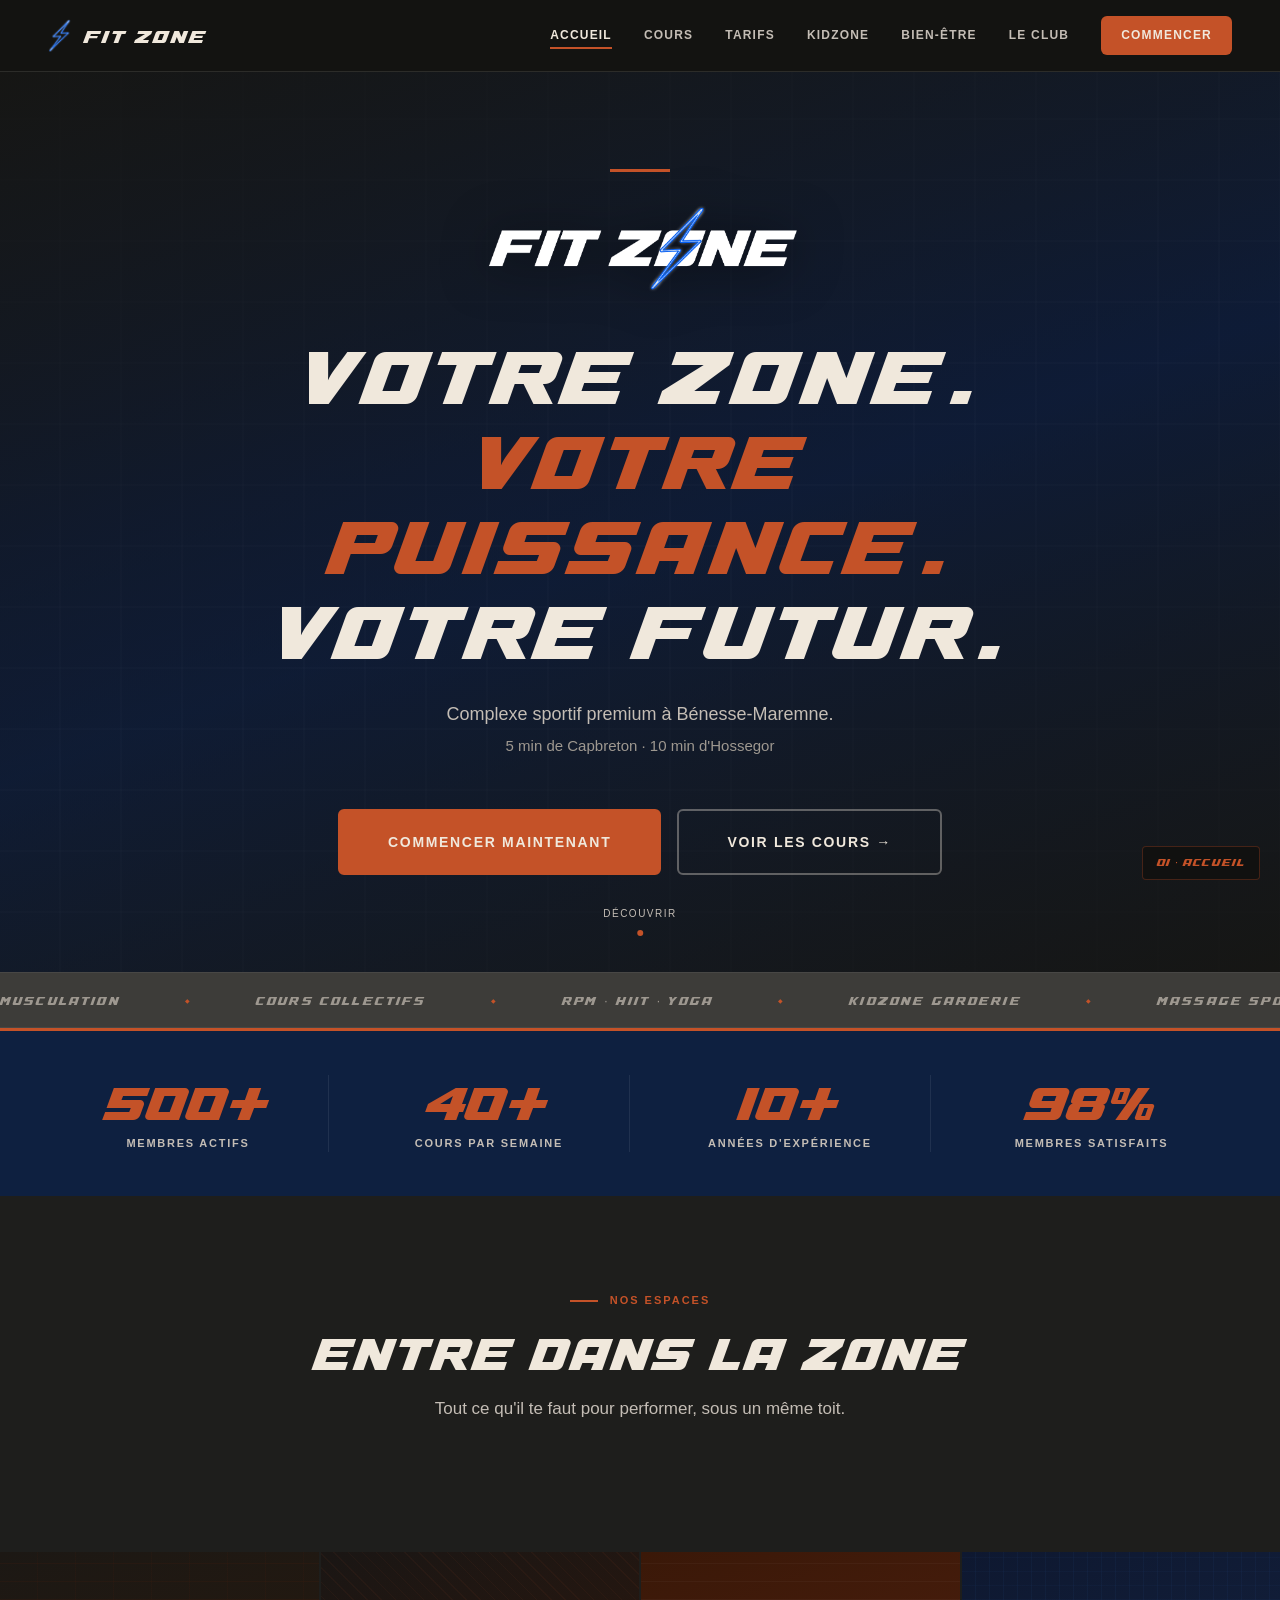
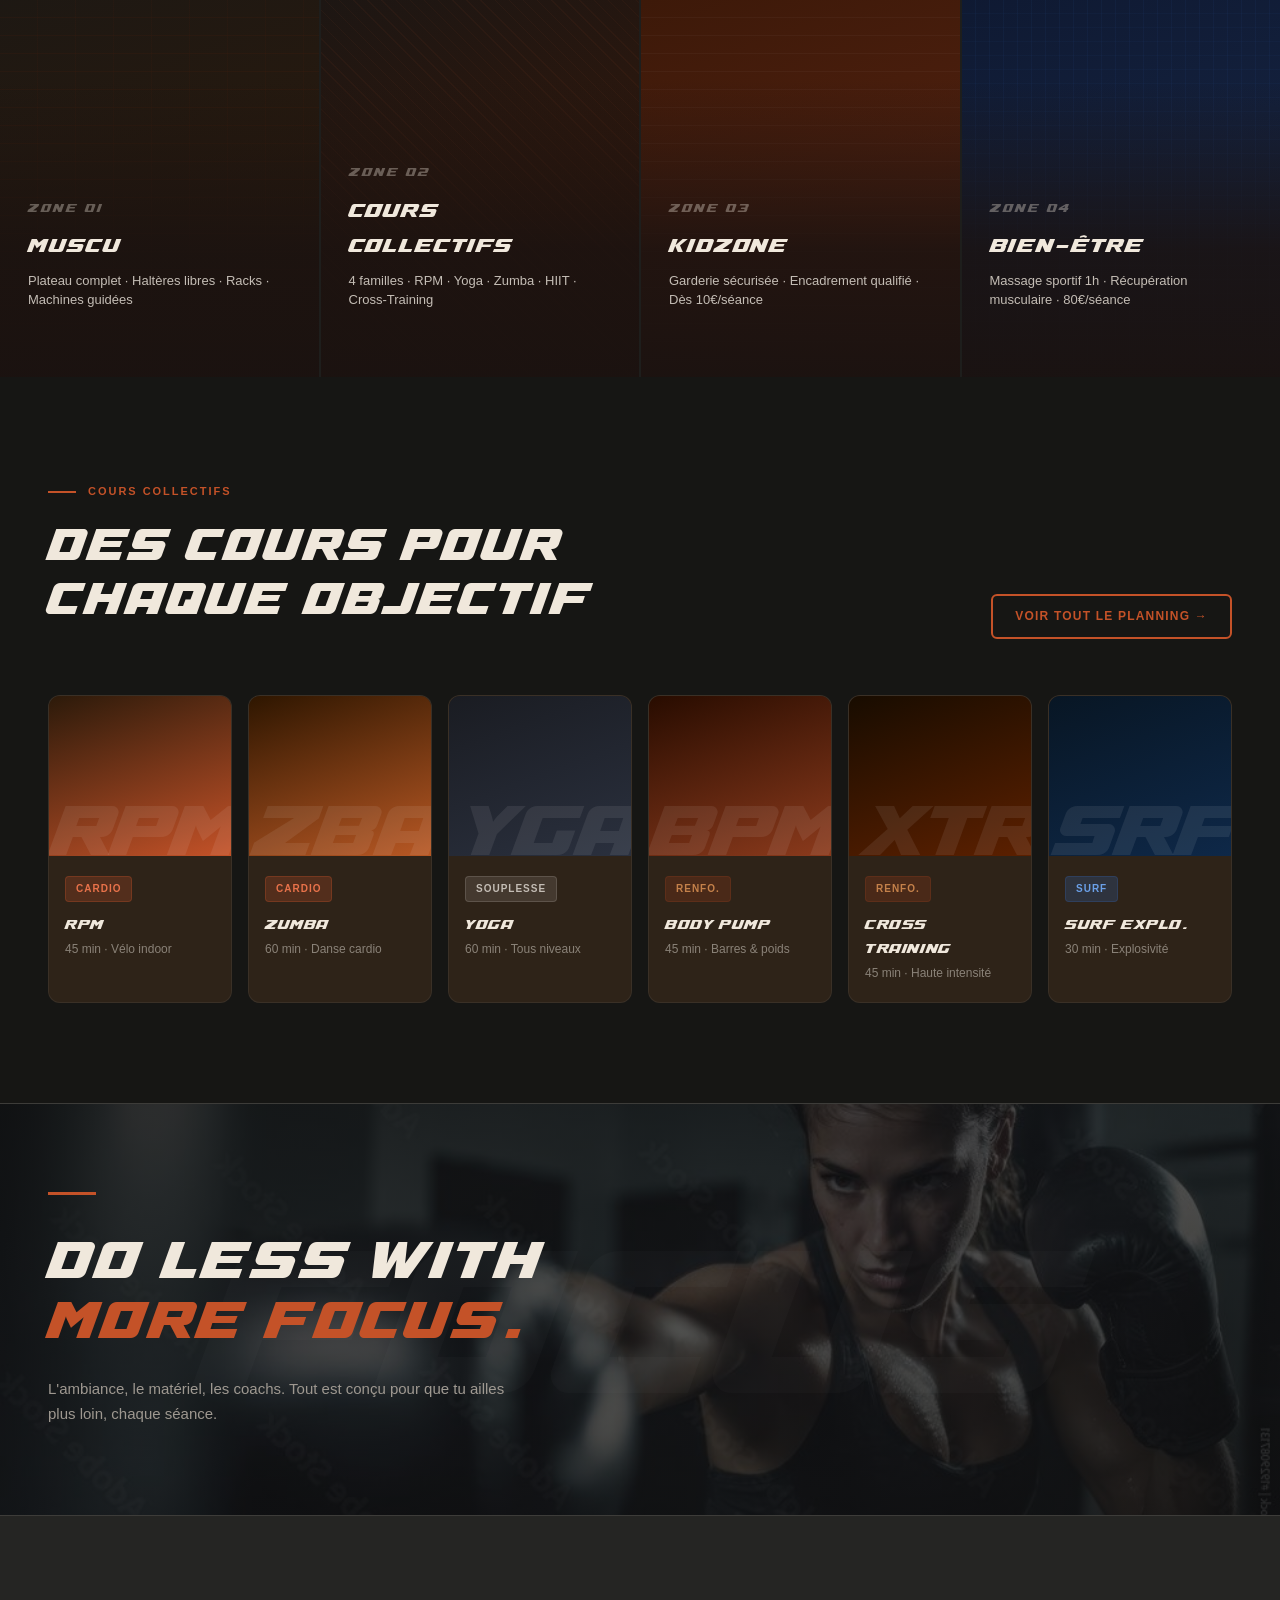
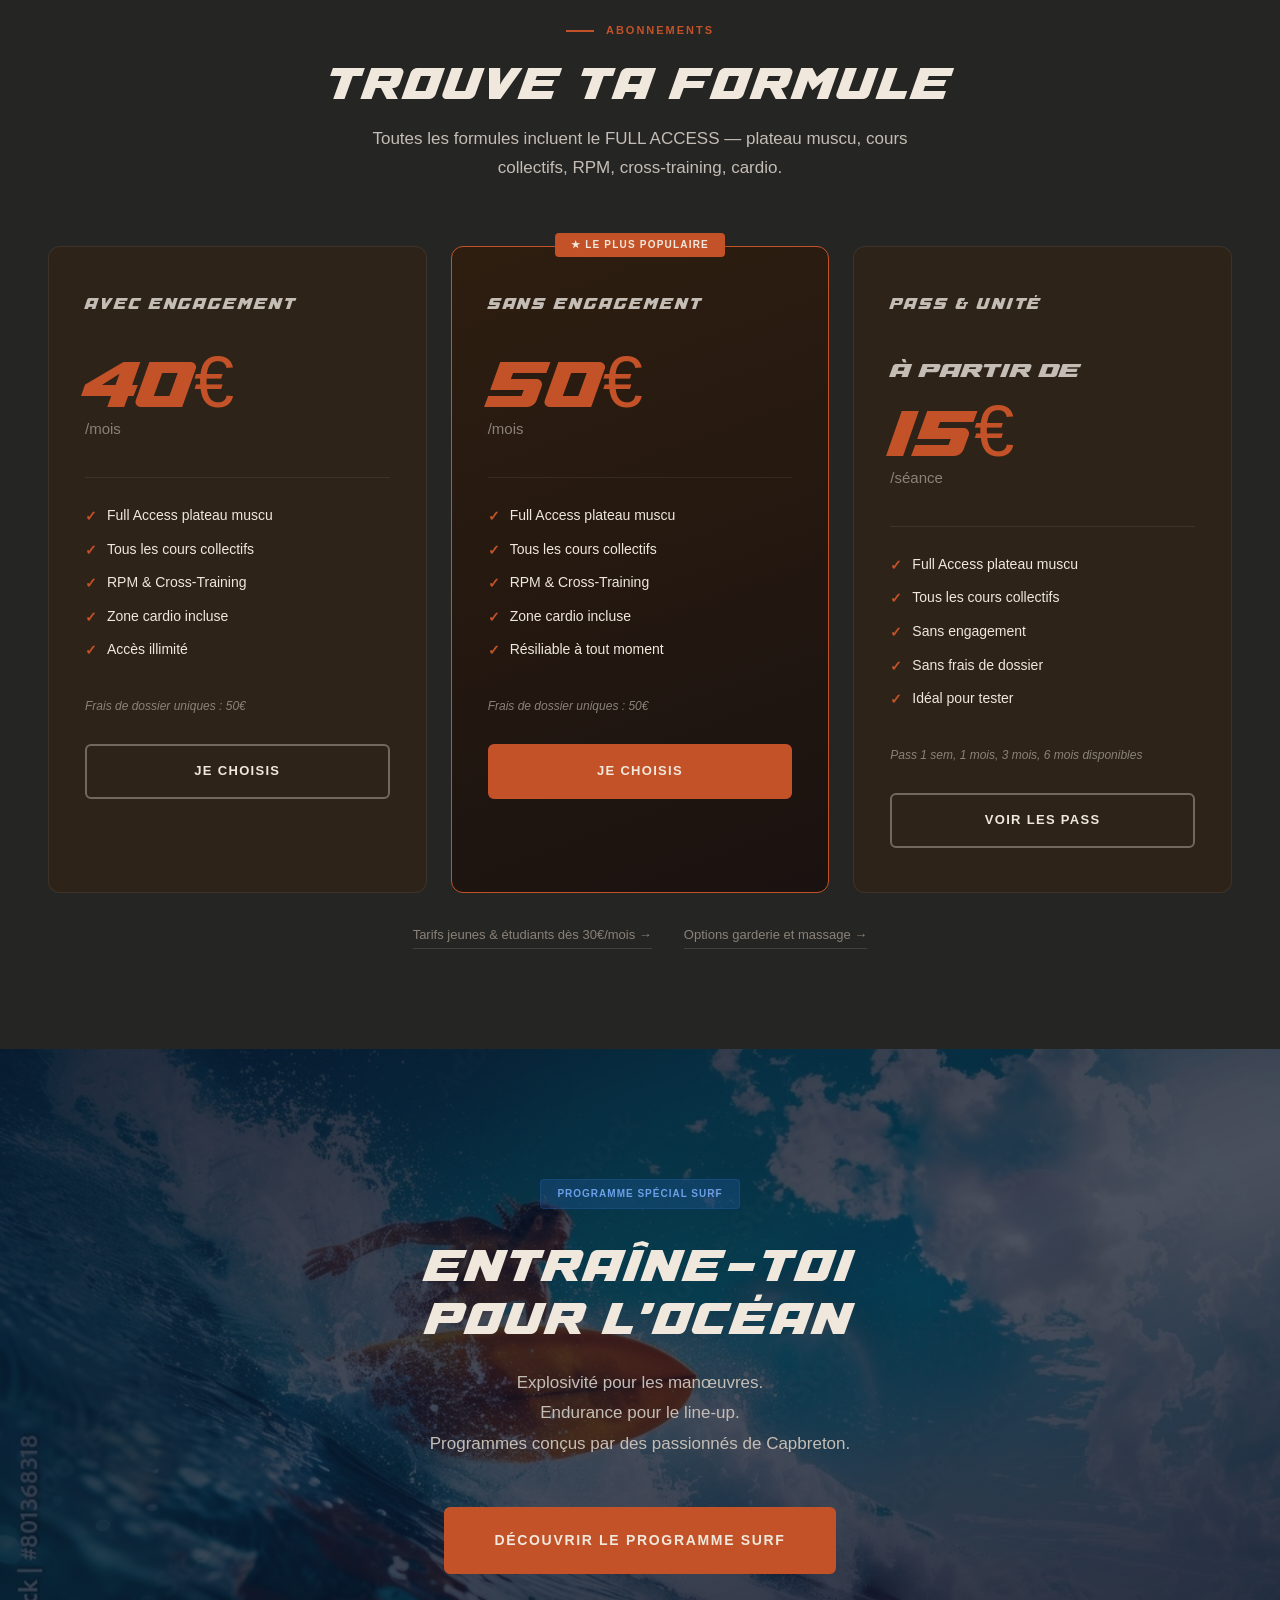
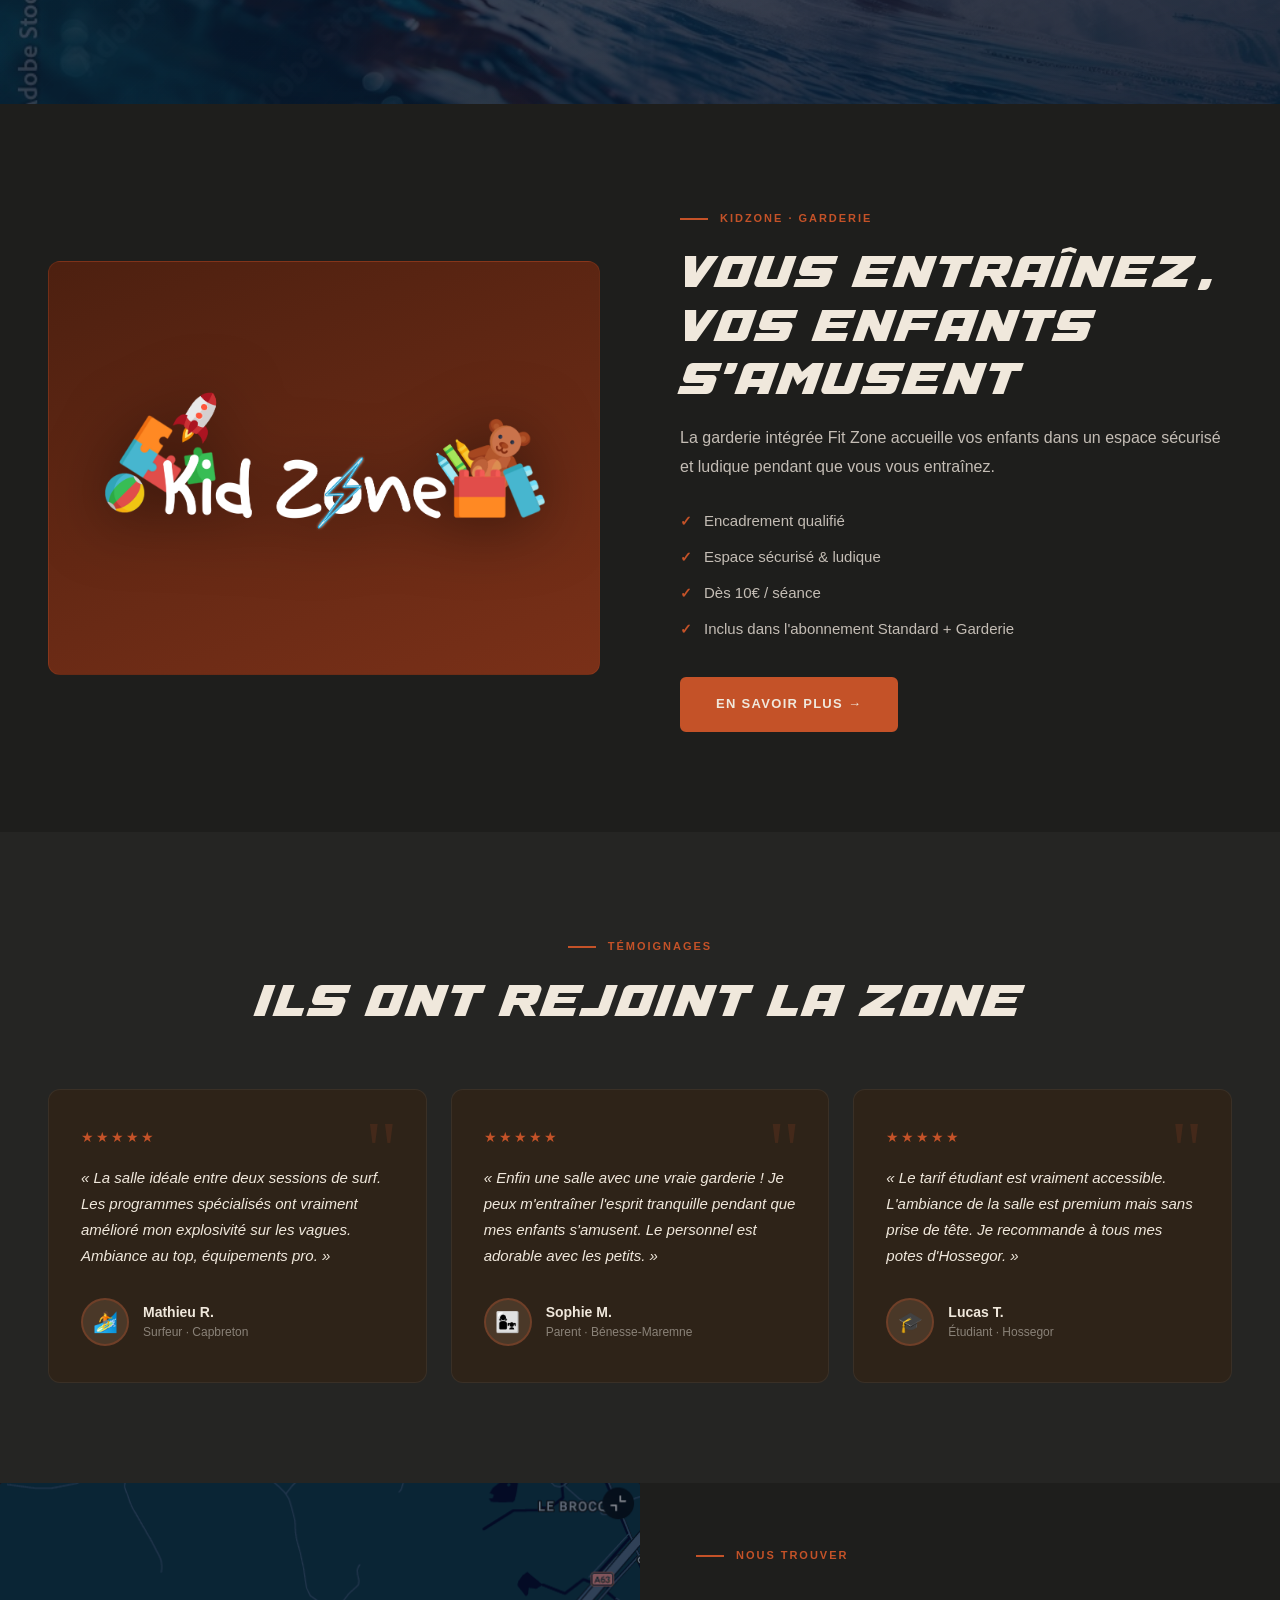
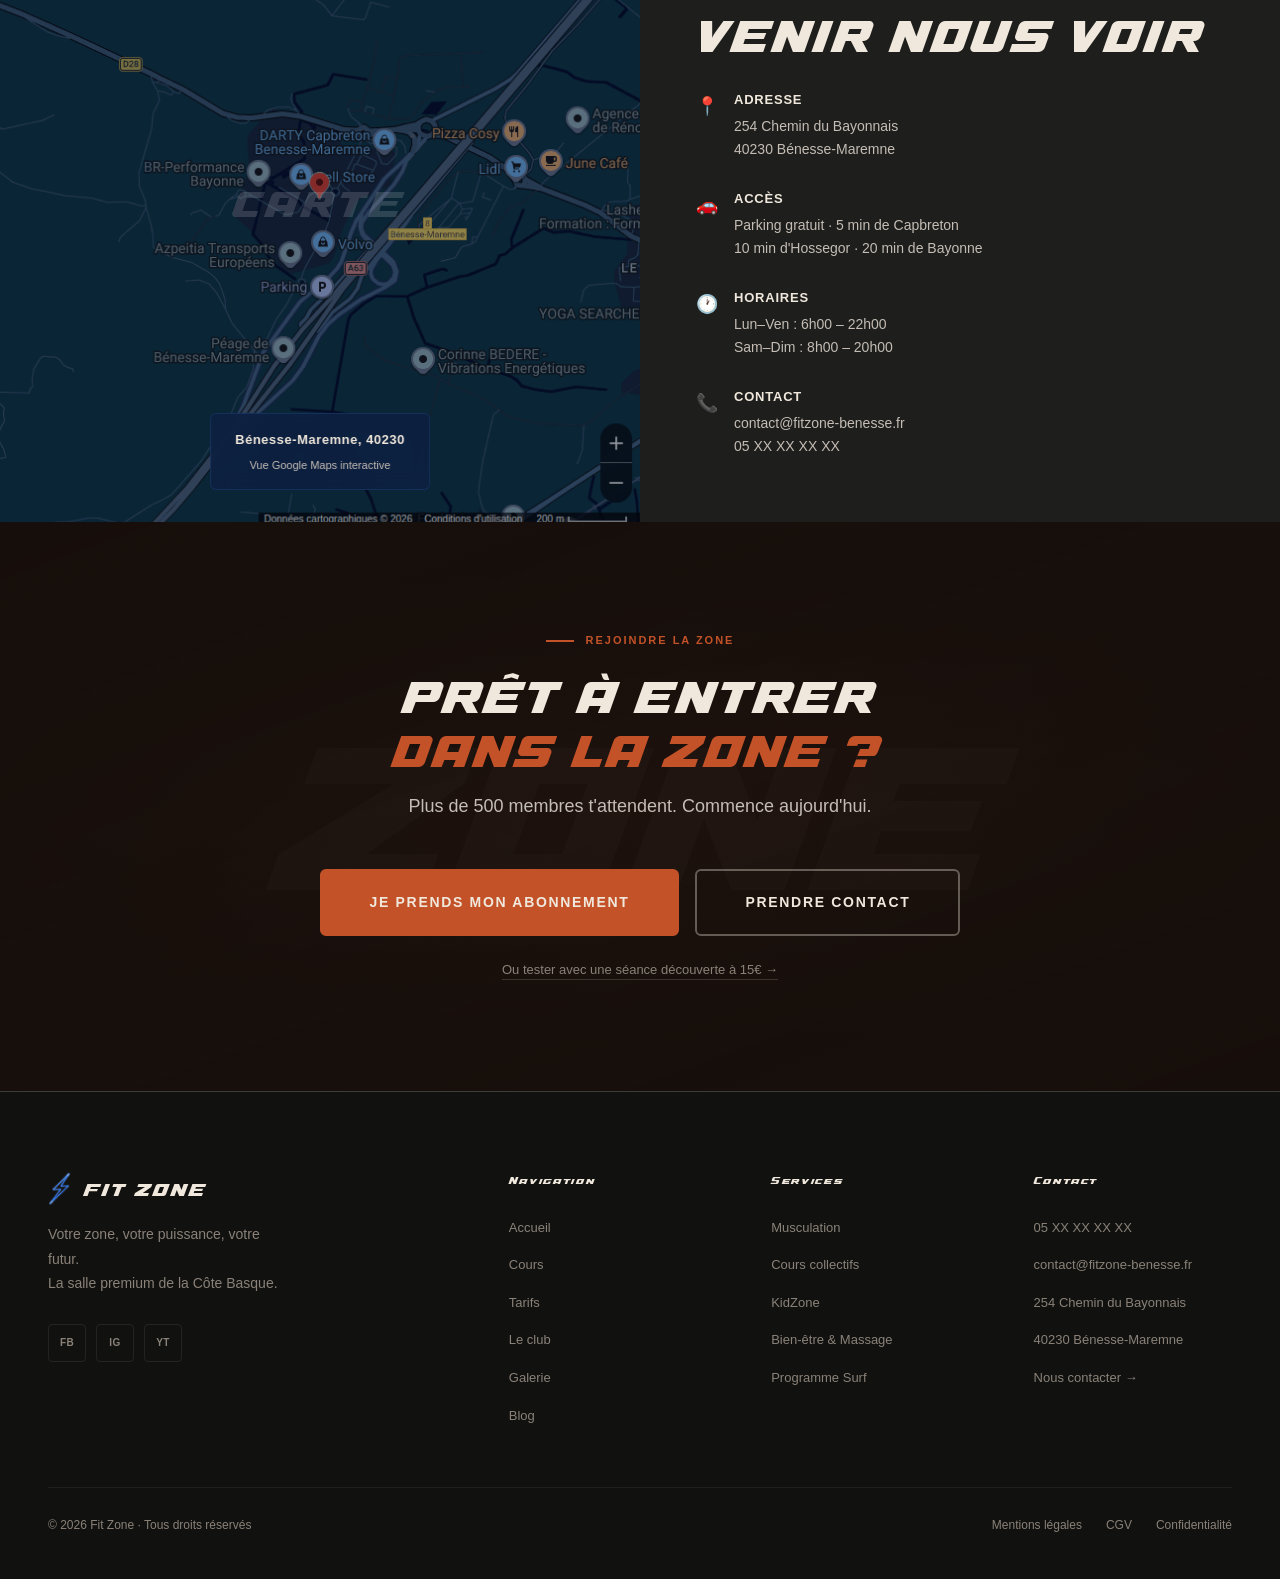
<file: 01-accueil.html>
<!DOCTYPE html>
<html lang="fr">

<head>
  <meta charset="UTF-8">
  <meta name="viewport" content="width=device-width, initial-scale=1.0">
  <title>Fit Zone — Accueil</title>
  <link rel="stylesheet" href="style.css">
  <style>
    /* Hero — béton minéral + verrière industrielle */
    .hero-home {
      background:
        linear-gradient(160deg, rgba(22, 22, 20, 0.95) 0%, rgba(14, 32, 64, 0.60) 52%, rgba(22, 22, 20, 0.92) 100%),
        repeating-linear-gradient(90deg, transparent 0px, transparent 59px, rgba(255, 255, 255, 0.03) 59px, rgba(255, 255, 255, 0.03) 61px),
        repeating-linear-gradient(0deg, transparent 0px, transparent 59px, rgba(255, 255, 255, 0.03) 59px, rgba(255, 255, 255, 0.03) 61px),
        linear-gradient(170deg, #171716 0%, #0e1428 42%, #161614 100%);
    }

    .hero-deco-line {
      width: 60px;
      height: 3px;
      background: var(--terracotta);
      margin: 0 auto 32px;
    }

    .section-header-centered {
      text-align: center;
      margin-bottom: 64px;
    }

    .section-header-left {
      margin-bottom: 64px;
    }

    /* Espace card icon — industrial symbol */
    .espace-icon-text {
      font-family: var(--font-display);
      font-size: 13px;
      letter-spacing: 0.16em;
      color: rgba(240, 232, 220, 0.35);
      text-transform: uppercase;
      margin-bottom: 10px;
      display: block;
    }

    /* Cours card icon remplacement — acier */
    .cours-symbol {
      height: 160px;
      display: flex;
      align-items: flex-end;
      justify-content: flex-start;
      padding: 20px;
      position: relative;
      overflow: hidden;
    }

    .cours-symbol::after {
      content: attr(data-symbol);
      position: absolute;
      font-family: var(--font-display);
      font-size: 80px;
      color: rgba(255, 255, 255, 0.08);
      right: -8px;
      bottom: -10px;
      letter-spacing: -0.04em;
      line-height: 1;
    }

    /* Map info acier noir */
    .map-info {
      background: var(--anthracite) !important;
    }
  </style>
</head>

<body>

  <!-- HEADER -->
  <header class="header">
    <div class="container header-inner">
      <div class="logo">
        <img src="./assets/Eclair_PNG.png" alt="⚡ Fit Zone" style="height:34px;">
        <span class="logo-text">FIT ZONE</span>
      </div>
      <nav class="nav">
        <a href="01-accueil.html" class="active">Accueil</a>
        <a href="04-cours.html">Cours</a>
        <a href="03-tarifs.html">Tarifs</a>
        <a href="05-kidzone.html">KidZone</a>
        <a href="06-bien-etre.html">Bien-être</a>
        <a href="02-le-club.html">Le club</a>
        <a href="09-contact.html" class="nav-cta">Commencer</a>
      </nav>
    </div>
  </header>

  <!-- HERO -->
  <section class="hero hero-full hero-home">
    <div class="hero-content" style="max-width:880px;">
      <div class="hero-deco-line"></div>
      <img src="./assets/Logo PNG.png" alt="Fit Zone"
        style="max-height:88px;width:auto;margin:0 auto 40px;display:block;filter:drop-shadow(0 4px 24px rgba(0,0,0,0.5));">
      <h1 class="display display-xl" style="color:var(--creme);margin-bottom:12px;line-height:1.02;">
        VOTRE ZONE.<br>
        <span style="color:var(--terracotta);">VOTRE PUISSANCE.</span><br>
        VOTRE FUTUR.
      </h1>
      <p style="font-size:18px;color:var(--beige);margin:28px auto 48px;max-width:540px;line-height:1.7;">
        Complexe sportif premium à Bénesse-Maremne.<br>
        <span style="color:var(--greige-mineral);font-size:15px;">5 min de Capbreton · 10 min d'Hossegor</span>
      </p>
      <div style="display:flex;gap:16px;justify-content:center;flex-wrap:wrap;">
        <a href="03-tarifs.html" class="btn btn-primary btn-xl">COMMENCER MAINTENANT</a>
        <a href="04-cours.html" class="btn btn-outline btn-xl">Voir les cours →</a>
      </div>
    </div>
    <div class="scroll-indicator">
      <span>Découvrir</span>
      <div class="scroll-dot"></div>
    </div>
  </section>

  <!-- TICKER INDUSTRIEL -->
  <div class="ticker-band">
    <div class="ticker-inner">
      <span class="ticker-item">MUSCULATION</span>
      <span class="ticker-item">COURS COLLECTIFS</span>
      <span class="ticker-item">RPM · HIIT · YOGA</span>
      <span class="ticker-item">KIDZONE GARDERIE</span>
      <span class="ticker-item">MASSAGE SPORTIF</span>
      <span class="ticker-item">SURF TRAINING</span>
      <span class="ticker-item">BÉNESSE-MAREMNE</span>
      <span class="ticker-item">MUSCULATION</span>
      <span class="ticker-item">COURS COLLECTIFS</span>
      <span class="ticker-item">RPM · HIIT · YOGA</span>
      <span class="ticker-item">KIDZONE GARDERIE</span>
      <span class="ticker-item">MASSAGE SPORTIF</span>
      <span class="ticker-item">SURF TRAINING</span>
      <span class="ticker-item">BÉNESSE-MAREMNE</span>
    </div>
  </div>

  <!-- BARRE RÉASSURANCE -->
  <div class="reassurance-bar">
    <div class="container">
      <div class="reassurance-inner">
        <div class="stat-divider">
          <div class="stat-number">500+</div>
          <div class="stat-label">Membres actifs</div>
        </div>
        <div class="stat-divider">
          <div class="stat-number">40+</div>
          <div class="stat-label">Cours par semaine</div>
        </div>
        <div class="stat-divider">
          <div class="stat-number">10+</div>
          <div class="stat-label">Années d'expérience</div>
        </div>
        <div>
          <div class="stat-number">98%</div>
          <div class="stat-label">Membres satisfaits</div>
        </div>
      </div>
    </div>
  </div>

  <!-- NOS ESPACES -->
  <section class="section" style="background:var(--anthracite);padding-top:90px;padding-bottom:0;">
    <div class="container" style="padding-bottom:64px;">
      <div class="section-header-centered">
        <span class="eyebrow">Nos espaces</span>
        <h2 class="section-title">ENTRE DANS LA ZONE</h2>
        <p class="section-subtitle" style="margin:0 auto;">Tout ce qu'il te faut pour performer, sous un même toit.</p>
      </div>
    </div>
    <div class="espaces-grid">
      <div class="espace-card">
        <!-- Fond béton brique chaud -->
        <div class="espace-bg" style="background:linear-gradient(160deg,#1c1814,#2e1a0a);"></div>
        <div style="position:absolute;inset:0;background:repeating-linear-gradient(0deg,transparent,transparent 17px,rgba(90,30,10,0.14) 17px,rgba(90,30,10,0.14) 18px),repeating-linear-gradient(90deg,transparent,transparent 37px,rgba(90,30,10,0.09) 37px,rgba(90,30,10,0.09) 38px);"></div>
        <div class="espace-overlay">
          <span class="espace-icon-text">ZONE 01</span>
          <div class="espace-title">MUSCU</div>
          <div class="espace-desc">Plateau complet · Haltères libres · Racks · Machines guidées</div>
          <a href="02-le-club.html" class="espace-link">Découvrir l'espace →</a>
        </div>
      </div>
      <div class="espace-card">
        <!-- Fond acier noir + diagonale métal -->
        <div class="espace-bg" style="background:linear-gradient(160deg,#1a1614,#3a1808);"></div>
        <div style="position:absolute;inset:0;background:repeating-linear-gradient(45deg,transparent,transparent 9px,rgba(196,82,40,0.055) 9px,rgba(196,82,40,0.055) 10px);"></div>
        <div class="espace-overlay">
          <span class="espace-icon-text">ZONE 02</span>
          <div class="espace-title">COURS COLLECTIFS</div>
          <div class="espace-desc">4 familles · RPM · Yoga · Zumba · HIIT · Cross-Training</div>
          <a href="04-cours.html" class="espace-link">Voir le planning →</a>
        </div>
      </div>
      <div class="espace-card">
        <!-- Fond terracotta profond -->
        <div class="espace-bg" style="background:linear-gradient(160deg,#3a1808,#5a2412);"></div>
        <div style="position:absolute;inset:0;background:repeating-linear-gradient(0deg,transparent,transparent 17px,rgba(255,255,255,0.03) 17px,rgba(255,255,255,0.03) 18px);"></div>
        <div class="espace-overlay">
          <span class="espace-icon-text">ZONE 03</span>
          <div class="espace-title">KIDZONE</div>
          <div class="espace-desc">Garderie sécurisée · Encadrement qualifié · Dès 10€/séance</div>
          <a href="05-kidzone.html" class="espace-link">Découvrir KidZone →</a>
        </div>
      </div>
      <div class="espace-card">
        <!-- Fond navy profond + grille métal -->
        <div class="espace-bg" style="background:linear-gradient(160deg,#0e1830,#182848);"></div>
        <div style="position:absolute;inset:0;background:repeating-linear-gradient(90deg,transparent,transparent 13px,rgba(53,117,212,0.055) 13px,rgba(53,117,212,0.055) 14px),repeating-linear-gradient(0deg,transparent,transparent 13px,rgba(53,117,212,0.04) 13px,rgba(53,117,212,0.04) 14px);"></div>
        <div class="espace-overlay">
          <span class="espace-icon-text">ZONE 04</span>
          <div class="espace-title">BIEN-ÊTRE</div>
          <div class="espace-desc">Massage sportif 1h · Récupération musculaire · 80€/séance</div>
          <a href="06-bien-etre.html" class="espace-link">Réserver →</a>
        </div>
      </div>
    </div>
  </section>

  <!-- COURS COLLECTIFS -->
  <section class="section" style="background:var(--beton);">
    <div class="container">
      <div style="display:flex;justify-content:space-between;align-items:flex-end;margin-bottom:56px;flex-wrap:wrap;gap:20px;">
        <div>
          <span class="eyebrow">Cours collectifs</span>
          <h2 class="section-title">DES COURS POUR<br>CHAQUE OBJECTIF</h2>
        </div>
        <a href="04-cours.html" class="btn btn-outline-terra btn-sm">Voir tout le planning →</a>
      </div>
      <div class="cours-grid-6">
        <div class="cours-card">
          <div class="cours-symbol" style="background:linear-gradient(160deg,#2c1a0a,#c45228);" data-symbol="RPM"></div>
          <div class="cours-body">
            <span class="badge badge-cardio">Cardio</span>
            <div class="cours-name">RPM</div>
            <div class="cours-meta">45 min · Vélo indoor</div>
          </div>
        </div>
        <div class="cours-card">
          <div class="cours-symbol" style="background:linear-gradient(160deg,#2e1600,#b85824);" data-symbol="ZBA"></div>
          <div class="cours-body">
            <span class="badge badge-cardio">Cardio</span>
            <div class="cours-name">ZUMBA</div>
            <div class="cours-meta">60 min · Danse cardio</div>
          </div>
        </div>
        <div class="cours-card">
          <div class="cours-symbol" style="background:linear-gradient(160deg,#1a1c22,#2a303e);" data-symbol="YGA"></div>
          <div class="cours-body">
            <span class="badge badge-souplesse">Souplesse</span>
            <div class="cours-name">YOGA</div>
            <div class="cours-meta">60 min · Tous niveaux</div>
          </div>
        </div>
        <div class="cours-card">
          <div class="cours-symbol" style="background:linear-gradient(160deg,#280c00,#8b3a1c);" data-symbol="BPM"></div>
          <div class="cours-body">
            <span class="badge badge-renfo">Renfo.</span>
            <div class="cours-name">BODY PUMP</div>
            <div class="cours-meta">45 min · Barres & poids</div>
          </div>
        </div>
        <div class="cours-card">
          <div class="cours-symbol" style="background:linear-gradient(160deg,#180c00,#5c2000);" data-symbol="XTR"></div>
          <div class="cours-body">
            <span class="badge badge-renfo">Renfo.</span>
            <div class="cours-name">CROSS TRAINING</div>
            <div class="cours-meta">45 min · Haute intensité</div>
          </div>
        </div>
        <div class="cours-card">
          <div class="cours-symbol" style="background:linear-gradient(160deg,#081624,#0e2848);" data-symbol="SRF"></div>
          <div class="cours-body">
            <span class="badge badge-surf">Surf</span>
            <div class="cours-name">SURF EXPLO.</div>
            <div class="cours-meta">30 min · Explosivité</div>
          </div>
        </div>
      </div>
    </div>
  </section>

  <!-- CITATION MURALE -->
  <div class="section-mural">
    <div class="mur-texte-watermark">FOCUS</div>
    <div class="container">
      <div class="citation-rule"></div>
      <p class="citation-murale">DO LESS WITH<br><span class="accent">MORE FOCUS.</span></p>
      <p style="margin-top:28px;font-size:15px;color:var(--greige-mineral);max-width:480px;line-height:1.7;">L'ambiance, le matériel, les coachs. Tout est conçu pour que tu ailles plus loin, chaque séance.</p>
    </div>
  </div>

  <!-- TARIFS APERÇU -->
  <section class="section" style="background:var(--anthracite-md);">
    <div class="container">
      <div class="section-header-centered">
        <span class="eyebrow">Abonnements</span>
        <h2 class="section-title">TROUVE TA FORMULE</h2>
        <p class="section-subtitle" style="margin:0 auto;">Toutes les formules incluent le FULL ACCESS — plateau muscu,
          cours collectifs, RPM, cross-training, cardio.</p>
      </div>
      <div class="pricing-grid">
        <div class="pricing-card">
          <div class="pricing-name">AVEC ENGAGEMENT</div>
          <div class="pricing-price">40€</div>
          <div class="pricing-period">/mois</div>
          <div class="pricing-sep"></div>
          <ul class="pricing-features">
            <li>Full Access plateau muscu</li>
            <li>Tous les cours collectifs</li>
            <li>RPM & Cross-Training</li>
            <li>Zone cardio incluse</li>
            <li>Accès illimité</li>
          </ul>
          <div class="pricing-note">Frais de dossier uniques : 50€</div>
          <a href="03-tarifs.html" class="btn btn-outline" style="width:100%;justify-content:center;">JE CHOISIS</a>
        </div>
        <div class="pricing-card featured">
          <div class="pricing-name">SANS ENGAGEMENT</div>
          <div class="pricing-price">50€</div>
          <div class="pricing-period">/mois</div>
          <div class="pricing-sep"></div>
          <ul class="pricing-features">
            <li>Full Access plateau muscu</li>
            <li>Tous les cours collectifs</li>
            <li>RPM & Cross-Training</li>
            <li>Zone cardio incluse</li>
            <li>Résiliable à tout moment</li>
          </ul>
          <div class="pricing-note">Frais de dossier uniques : 50€</div>
          <a href="03-tarifs.html" class="btn btn-primary" style="width:100%;justify-content:center;">JE CHOISIS</a>
        </div>
        <div class="pricing-card">
          <div class="pricing-name">PASS & UNITÉ</div>
          <div style="font-family:var(--font-display);font-size:28px;color:var(--beige);margin-bottom:4px;">à partir de
          </div>
          <div class="pricing-price">15€</div>
          <div class="pricing-period">/séance</div>
          <div class="pricing-sep"></div>
          <ul class="pricing-features">
            <li>Full Access plateau muscu</li>
            <li>Tous les cours collectifs</li>
            <li>Sans engagement</li>
            <li>Sans frais de dossier</li>
            <li>Idéal pour tester</li>
          </ul>
          <div class="pricing-note">Pass 1 sem, 1 mois, 3 mois, 6 mois disponibles</div>
          <a href="03-tarifs.html" class="btn btn-outline" style="width:100%;justify-content:center;">VOIR LES PASS</a>
        </div>
      </div>
      <div style="display:flex;gap:32px;justify-content:center;margin-top:32px;flex-wrap:wrap;">
        <a href="03-tarifs.html" class="cta-link">Tarifs jeunes & étudiants dès 30€/mois →</a>
        <a href="03-tarifs.html" class="cta-link">Options garderie et massage →</a>
      </div>
    </div>
  </section>

  <!-- SECTION SURF -->
  <section class="surf-section">
    <div class="surf-content">
      <span class="badge badge-surf" style="margin-bottom:28px;padding:6px 16px;">Programme spécial surf</span>
      <h2 class="section-title" style="margin-bottom:24px;">ENTRAÎNE-TOI<br>POUR L'OCÉAN</h2>
      <p style="font-size:17px;color:var(--beige);line-height:1.8;margin-bottom:48px;">
        Explosivité pour les manœuvres.<br>
        Endurance pour le line-up.<br>
        Programmes conçus par des passionnés de Capbreton.
      </p>
      <a href="04-cours.html" class="btn btn-primary btn-xl">DÉCOUVRIR LE PROGRAMME SURF</a>
    </div>
  </section>

  <!-- KIDZONE TEASER -->
  <section class="section" style="background:var(--anthracite);">
    <div class="container">
      <div class="split">
        <div class="split-visual"
          style="background:linear-gradient(160deg,#4d2010,#7a3018);border-radius:var(--radius-lg);border:1px solid rgba(196,82,40,0.2);">
          <img src="./assets/KidZone PNG.png" alt="KidZone"
            style="max-width:85%;height:auto;filter:drop-shadow(0 8px 32px rgba(0,0,0,0.5));">
        </div>
        <div>
          <span class="eyebrow">KidZone · Garderie</span>
          <h2 class="section-title" style="margin-bottom:20px;">VOUS ENTRAÎNEZ,<br>VOS ENFANTS S'AMUSENT</h2>
          <p style="color:var(--beige);font-size:16px;line-height:1.8;margin-bottom:28px;">
            La garderie intégrée Fit Zone accueille vos enfants dans un espace sécurisé et ludique pendant que vous vous
            entraînez.
          </p>
          <ul style="list-style:none;display:flex;flex-direction:column;gap:12px;margin-bottom:36px;">
            <li style="display:flex;align-items:center;gap:12px;color:var(--beige);font-size:15px;">
              <span style="color:var(--terracotta);font-size:14px;font-weight:800;font-family:var(--font-display);">✓</span> Encadrement qualifié
            </li>
            <li style="display:flex;align-items:center;gap:12px;color:var(--beige);font-size:15px;">
              <span style="color:var(--terracotta);font-size:14px;font-weight:800;font-family:var(--font-display);">✓</span> Espace sécurisé & ludique
            </li>
            <li style="display:flex;align-items:center;gap:12px;color:var(--beige);font-size:15px;">
              <span style="color:var(--terracotta);font-size:14px;font-weight:800;font-family:var(--font-display);">✓</span> Dès 10€ / séance
            </li>
            <li style="display:flex;align-items:center;gap:12px;color:var(--beige);font-size:15px;">
              <span style="color:var(--terracotta);font-size:14px;font-weight:800;font-family:var(--font-display);">✓</span> Inclus dans l'abonnement Standard + Garderie
            </li>
          </ul>
          <a href="05-kidzone.html" class="btn btn-primary">EN SAVOIR PLUS →</a>
        </div>
      </div>
    </div>
  </section>

  <!-- TÉMOIGNAGES -->
  <section class="section" style="background:var(--anthracite-md);">
    <div class="container">
      <div class="section-header-centered">
        <span class="eyebrow">Témoignages</span>
        <h2 class="section-title">ILS ONT REJOINT LA ZONE</h2>
      </div>
      <div class="testimonials-grid">
        <div class="testimonial-card">
          <div class="stars">★★★★★</div>
          <p class="testimonial-quote">« La salle idéale entre deux sessions de surf. Les programmes spécialisés ont
            vraiment amélioré mon explosivité sur les vagues. Ambiance au top, équipements pro. »</p>
          <div class="testimonial-author">
            <div class="testimonial-avatar">🏄</div>
            <div>
              <div class="testimonial-name">Mathieu R.</div>
              <div class="testimonial-profile">Surfeur · Capbreton</div>
            </div>
          </div>
        </div>
        <div class="testimonial-card">
          <div class="stars">★★★★★</div>
          <p class="testimonial-quote">« Enfin une salle avec une vraie garderie ! Je peux m'entraîner l'esprit
            tranquille pendant que mes enfants s'amusent. Le personnel est adorable avec les petits. »</p>
          <div class="testimonial-author">
            <div class="testimonial-avatar">👩‍👧</div>
            <div>
              <div class="testimonial-name">Sophie M.</div>
              <div class="testimonial-profile">Parent · Bénesse-Maremne</div>
            </div>
          </div>
        </div>
        <div class="testimonial-card">
          <div class="stars">★★★★★</div>
          <p class="testimonial-quote">« Le tarif étudiant est vraiment accessible. L'ambiance de la salle est premium
            mais sans prise de tête. Je recommande à tous mes potes d'Hossegor. »</p>
          <div class="testimonial-author">
            <div class="testimonial-avatar">🎓</div>
            <div>
              <div class="testimonial-name">Lucas T.</div>
              <div class="testimonial-profile">Étudiant · Hossegor</div>
            </div>
          </div>
        </div>
      </div>
    </div>
  </section>

  <!-- LOCALISATION -->
  <div class="map-section">
    <div class="map-placeholder">
      <span style="font-family:var(--font-display);font-size:40px;letter-spacing:0.1em;color:rgba(255,255,255,0.15);position:relative;z-index:1;">CARTE</span>
      <div
        style="position:absolute;bottom:32px;left:50%;transform:translateX(-50%);background:rgba(14,32,64,0.92);backdrop-filter:blur(8px);padding:12px 24px;border-radius:var(--radius);border:1px solid rgba(53,117,212,0.2);text-align:center;white-space:nowrap;">
        <span style="font-size:13px;color:var(--creme);font-weight:600;letter-spacing:0.04em;">Bénesse-Maremne, 40230</span><br>
        <span style="font-size:11px;color:var(--beige);">Vue Google Maps interactive</span>
      </div>
    </div>
    <div class="map-info">
      <span class="eyebrow" style="color:var(--terracotta);font-size:11px;">Nous trouver</span>
      <h2 class="section-title" style="margin-bottom:0;">VENIR NOUS VOIR</h2>
      <div class="map-info-item">
        <span class="map-info-icon">📍</span>
        <div class="map-info-text">
          <h4>Adresse</h4>
          <p>254 Chemin du Bayonnais<br>40230 Bénesse-Maremne</p>
        </div>
      </div>
      <div class="map-info-item">
        <span class="map-info-icon">🚗</span>
        <div class="map-info-text">
          <h4>Accès</h4>
          <p>Parking gratuit · 5 min de Capbreton<br>10 min d'Hossegor · 20 min de Bayonne</p>
        </div>
      </div>
      <div class="map-info-item">
        <span class="map-info-icon">🕐</span>
        <div class="map-info-text">
          <h4>Horaires</h4>
          <p>Lun–Ven : 6h00 – 22h00<br>Sam–Dim : 8h00 – 20h00</p>
        </div>
      </div>
      <div class="map-info-item">
        <span class="map-info-icon">📞</span>
        <div class="map-info-text">
          <h4>Contact</h4>
          <p>contact@fitzone-benesse.fr<br>05 XX XX XX XX</p>
        </div>
      </div>
    </div>
  </div>

  <!-- CTA FINAL -->
  <section class="cta-band" style="background:var(--brun-noir);">
    <div class="mur-texte-watermark">ZONE</div>
    <div class="container" style="position:relative;z-index:1;">
      <span class="eyebrow" style="display:block;text-align:center;margin-bottom:20px;">Rejoindre la zone</span>
      <h2 class="section-title" style="margin-bottom:16px;">PRÊT À ENTRER<br><span style="color:var(--terracotta);">DANS LA ZONE ?</span></h2>
      <p class="cta-subtitle">Plus de 500 membres t'attendent. Commence aujourd'hui.</p>
      <div class="cta-actions">
        <a href="03-tarifs.html" class="btn btn-primary btn-xl">JE PRENDS MON ABONNEMENT</a>
        <a href="09-contact.html" class="btn btn-outline btn-xl">Prendre contact</a>
      </div>
      <div style="margin-top:20px;">
        <a href="03-tarifs.html" class="cta-link">Ou tester avec une séance découverte à 15€ →</a>
      </div>
    </div>
  </section>

  <!-- FOOTER -->
  <footer class="footer">
    <div class="container">
      <div class="footer-grid">
        <div class="footer-brand">
          <div class="logo">
            <img src="./assets/Eclair_PNG.png" alt="Fit Zone" style="height:34px;">
            <span class="logo-text">FIT ZONE</span>
          </div>
          <p>Votre zone, votre puissance, votre futur.<br>La salle premium de la Côte Basque.</p>
          <div class="footer-socials">
            <a href="#" class="social-icon" style="font-size:10px;font-weight:800;letter-spacing:0.04em;">FB</a>
            <a href="#" class="social-icon" style="font-size:10px;font-weight:800;letter-spacing:0.04em;">IG</a>
            <a href="#" class="social-icon" style="font-size:10px;font-weight:800;letter-spacing:0.04em;">YT</a>
          </div>
        </div>
        <div class="footer-col">
          <h4>Navigation</h4>
          <ul>
            <li><a href="01-accueil.html">Accueil</a></li>
            <li><a href="04-cours.html">Cours</a></li>
            <li><a href="03-tarifs.html">Tarifs</a></li>
            <li><a href="02-le-club.html">Le club</a></li>
            <li><a href="07-galerie.html">Galerie</a></li>
            <li><a href="08-blog.html">Blog</a></li>
          </ul>
        </div>
        <div class="footer-col">
          <h4>Services</h4>
          <ul>
            <li><a href="02-le-club.html">Musculation</a></li>
            <li><a href="04-cours.html">Cours collectifs</a></li>
            <li><a href="05-kidzone.html">KidZone</a></li>
            <li><a href="06-bien-etre.html">Bien-être &amp; Massage</a></li>
            <li><a href="04-cours.html">Programme Surf</a></li>
          </ul>
        </div>
        <div class="footer-col">
          <h4>Contact</h4>
          <ul>
            <li><a href="#">05 XX XX XX XX</a></li>
            <li><a href="#">contact@fitzone-benesse.fr</a></li>
            <li><a href="#">254 Chemin du Bayonnais</a></li>
            <li><a href="#">40230 Bénesse-Maremne</a></li>
            <li><a href="09-contact.html">Nous contacter →</a></li>
          </ul>
        </div>
      </div>
      <div class="footer-bottom">
        <p>© 2026 Fit Zone · Tous droits réservés</p>
        <div style="display:flex;gap:24px;">
          <a href="11-mentions-legales.html">Mentions légales</a>
          <a href="11-mentions-legales.html">CGV</a>
          <a href="11-mentions-legales.html">Confidentialité</a>
        </div>
      </div>
    </div>
  </footer>

  <div class="page-indicator">01 · ACCUEIL</div>
</body>

</html>
</file>
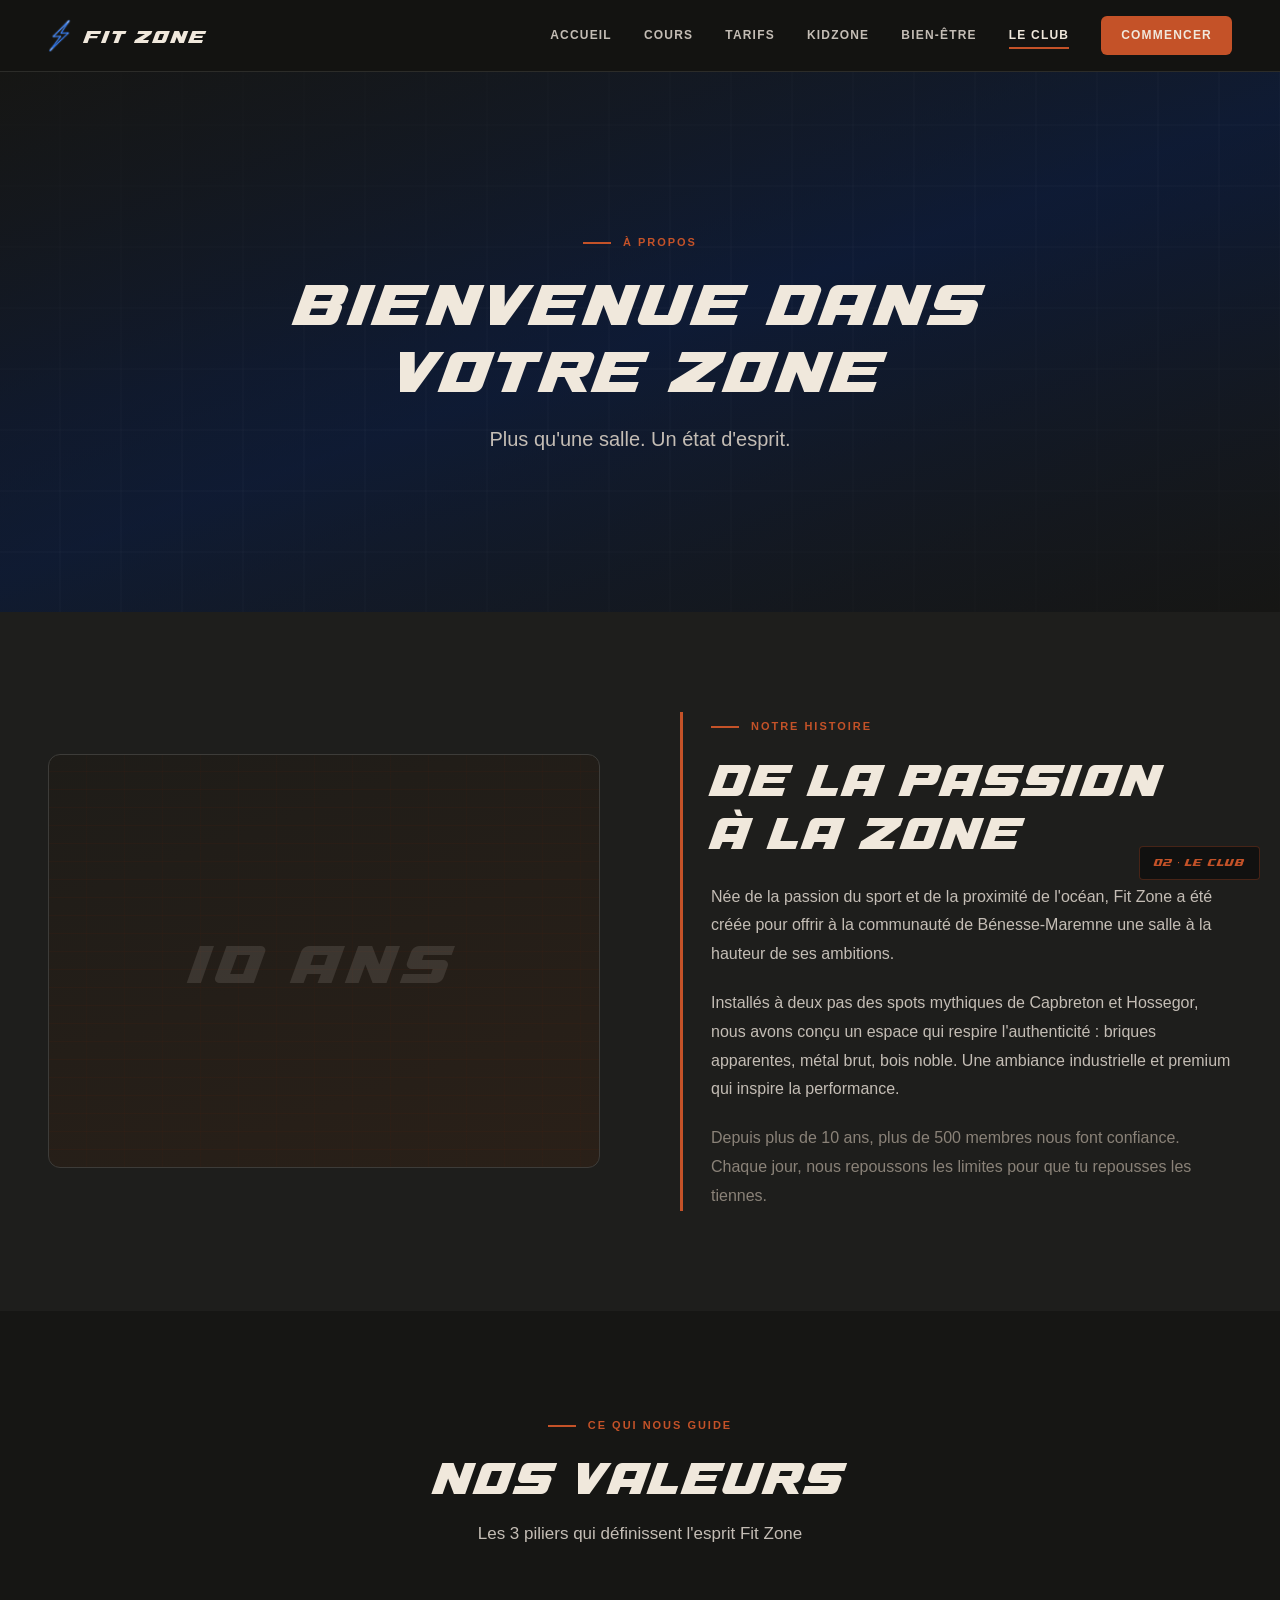
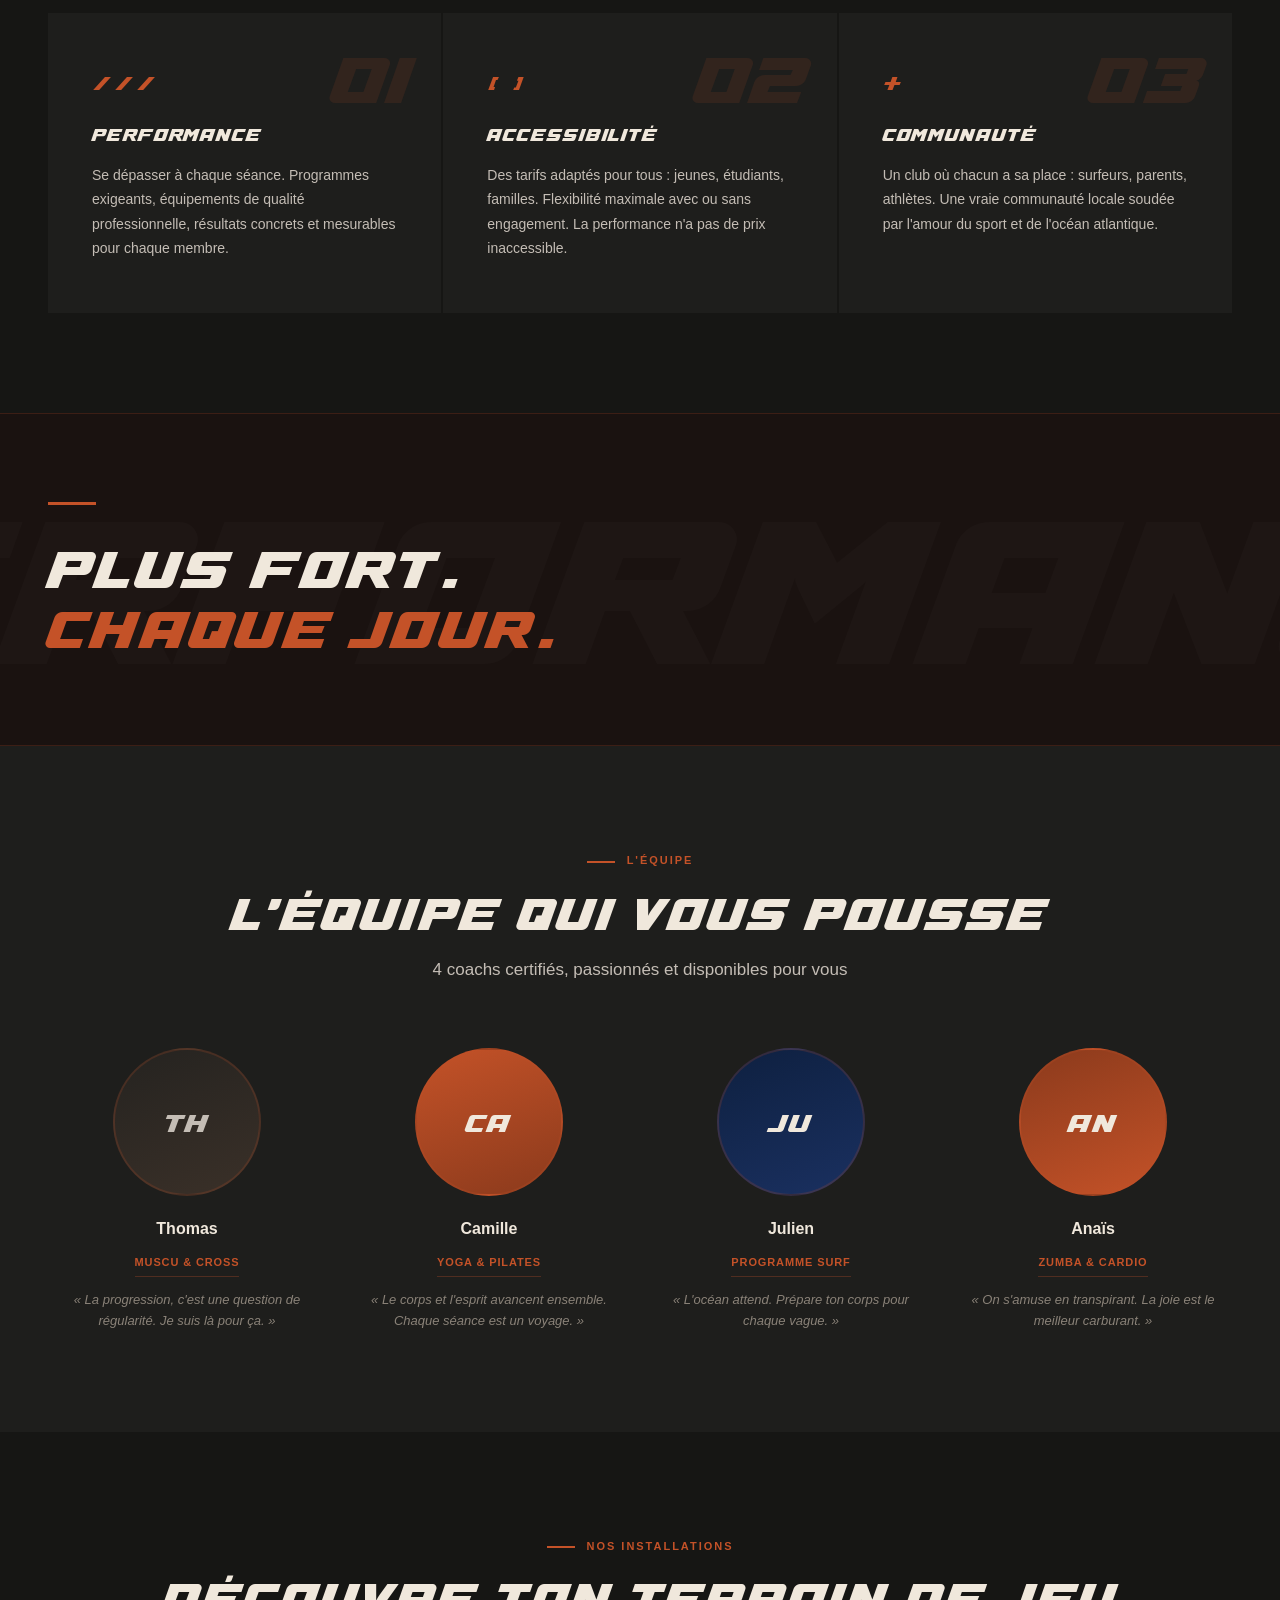
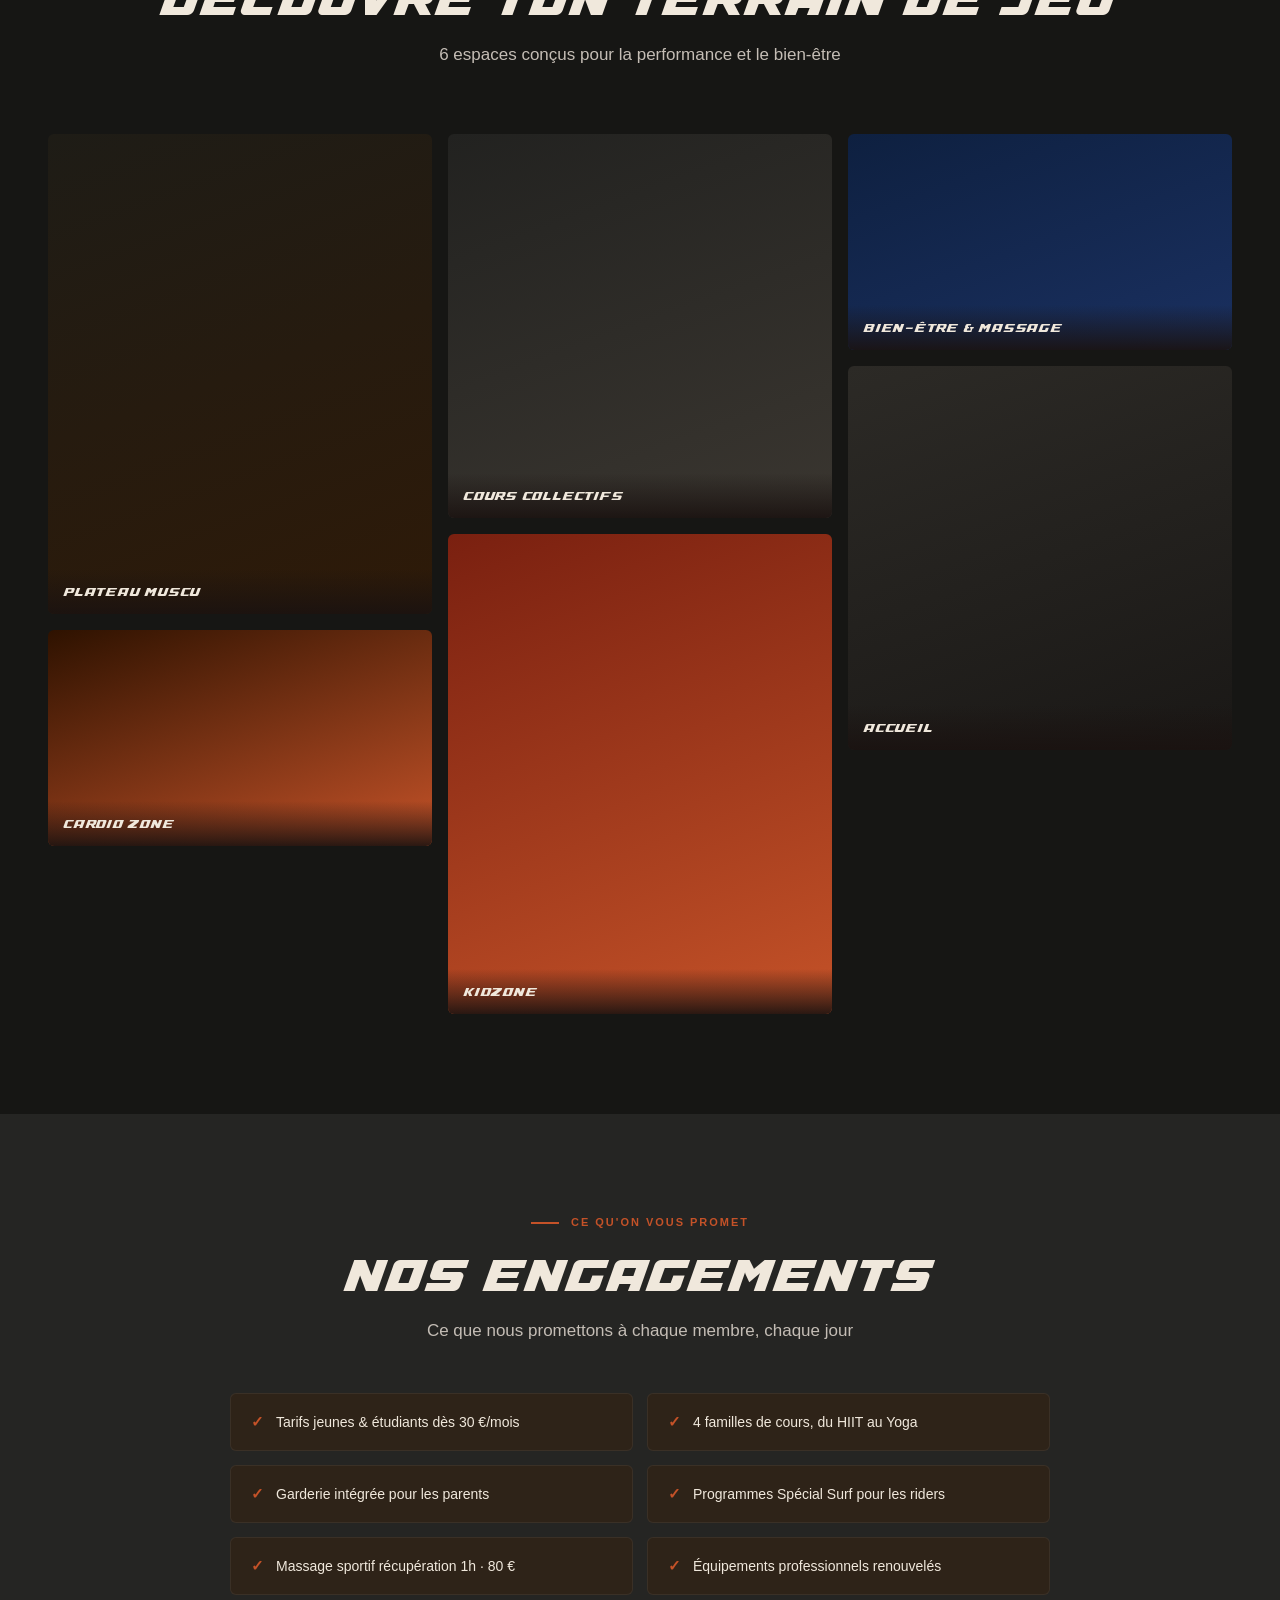
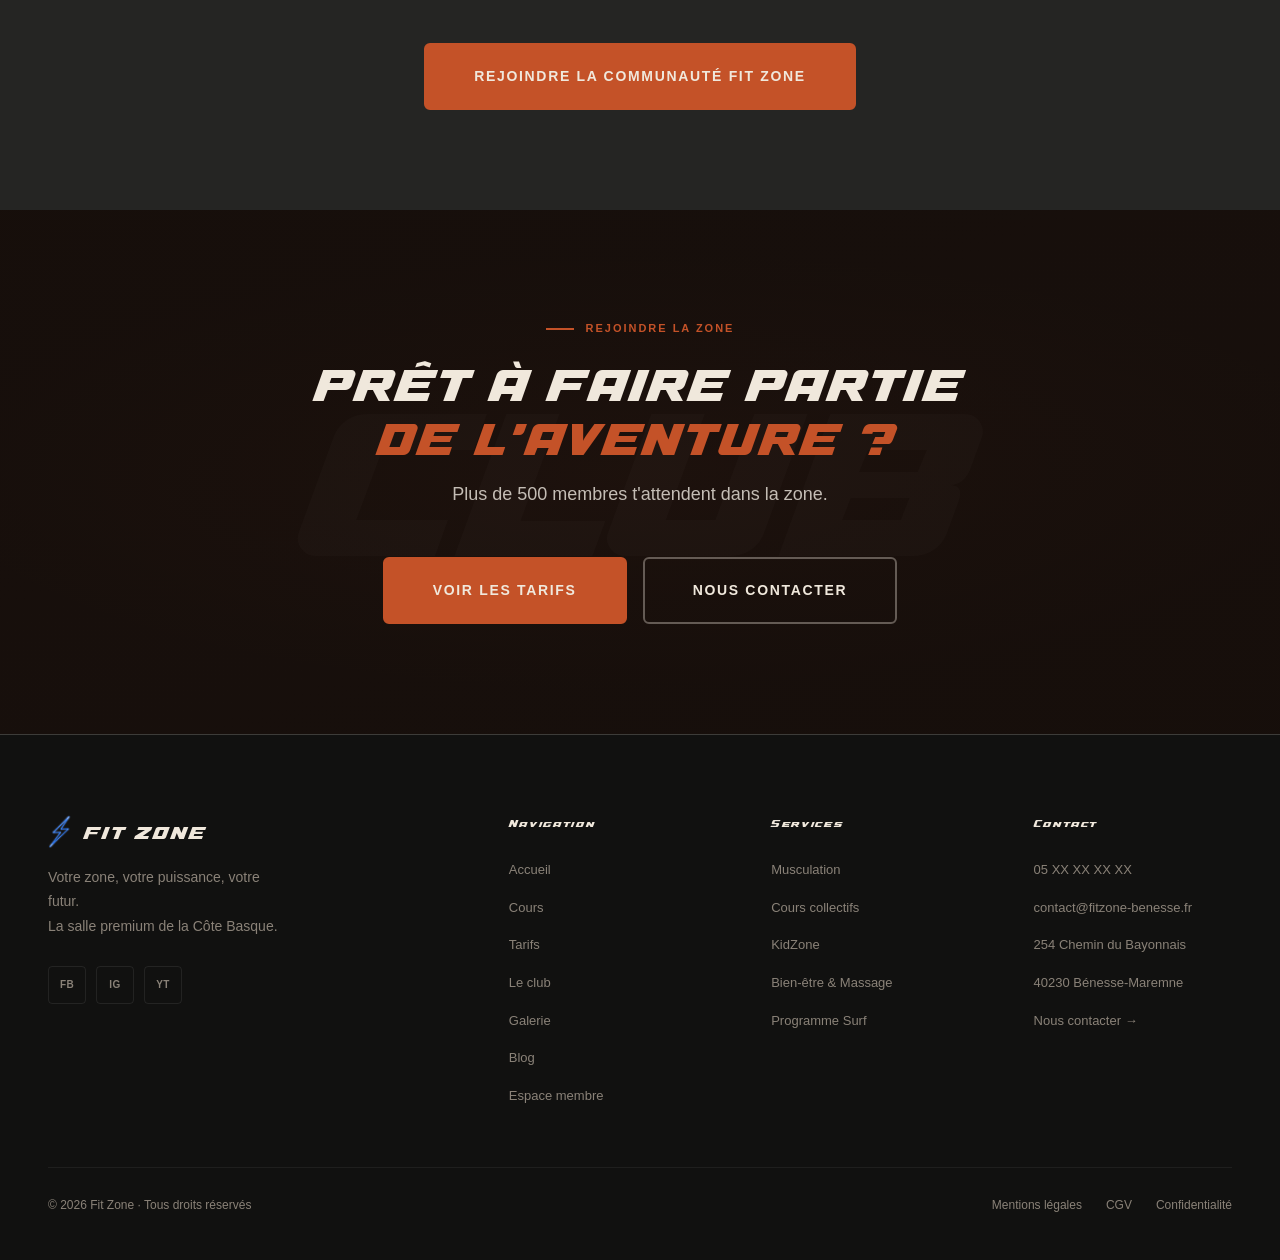
<file: 02-le-club.html>
<!DOCTYPE html>
<html lang="fr">

<head>
  <meta charset="UTF-8">
  <meta name="viewport" content="width=device-width, initial-scale=1.0">
  <title>Fit Zone — Le Club</title>
  <link rel="stylesheet" href="style.css">
  <link rel="icon" href="favicon.ico">
  <style>
    .hero-club {
      background:
        linear-gradient(160deg, rgba(22, 22, 20, 0.94) 0%, rgba(14, 32, 64, 0.55) 50%, rgba(22, 22, 20, 0.90) 100%),
        repeating-linear-gradient(90deg, transparent 0px, transparent 59px, rgba(255, 255, 255, 0.032) 59px, rgba(255, 255, 255, 0.032) 61px),
        repeating-linear-gradient(0deg, transparent 0px, transparent 59px, rgba(255, 255, 255, 0.032) 59px, rgba(255, 255, 255, 0.032) 61px),
        linear-gradient(170deg, #171716 0%, #0e1428 45%, #171614 100%);
    }

    .section-header-centered {
      text-align: center;
      margin-bottom: 64px;
    }
  </style>
</head>

<body>

  <!-- HEADER -->
  <header class="header">
    <div class="container header-inner">
      <div class="logo">
        <img src="./assets/Eclair_PNG.png" alt="⚡ Fit Zone" style="height:34px;">
        <span class="logo-text">FIT ZONE</span>
      </div>
      <nav class="nav">
        <a href="index.html">Accueil</a>
        <a href="04-cours.html">Cours</a>
        <a href="03-tarifs.html">Tarifs</a>
        <a href="05-kidzone.html">KidZone</a>
        <a href="06-bien-etre.html">Bien-être</a>
        <a href="02-le-club.html" class="active">Le club</a>
        <a href="09-contact.html" class="nav-cta">Commencer</a>
      </nav>
    </div>
  </header>

  <!-- HERO -->
  <section class="hero hero-60 hero-club texture-brique">
    <div class="hero-content">
      <span class="eyebrow">À PROPOS</span>
      <h1 class="display display-lg" style="color:var(--creme);margin-bottom:20px;">BIENVENUE DANS VOTRE ZONE</h1>
      <p style="font-size:20px;color:var(--beige);line-height:1.7;">Plus qu'une salle. Un état d'esprit.</p>
    </div>
  </section>

  <!-- NOTRE HISTOIRE -->
  <section class="section" style="background:var(--anthracite);">
    <div class="container">
      <div class="split">
        <div class="split-visual"
          style="background:linear-gradient(160deg,#1e1c18,#2a2018);border-radius:var(--radius-lg);border:1px solid var(--gris-metal);position:relative;overflow:hidden;">
          <div
            style="position:absolute;inset:0;background:repeating-linear-gradient(0deg,transparent,transparent 17px,rgba(90,30,10,0.12) 17px,rgba(90,30,10,0.12) 18px),repeating-linear-gradient(90deg,transparent,transparent 37px,rgba(90,30,10,0.08) 37px,rgba(90,30,10,0.08) 38px);">
          </div>
          <span
            style="font-family:var(--font-display);font-size:60px;letter-spacing:0.1em;color:rgba(240,232,220,0.12);position:relative;z-index:1;">10
            ANS</span>
        </div>
        <div class="split-text-accent">
          <span class="eyebrow">Notre histoire</span>
          <h2 class="section-title" style="margin-bottom:24px;">DE LA PASSION<br>À LA ZONE</h2>
          <p style="color:var(--beige);font-size:16px;line-height:1.8;margin-bottom:20px;">
            Née de la passion du sport et de la proximité de l'océan, Fit Zone a été créée pour offrir à la communauté
            de Bénesse-Maremne une salle à la hauteur de ses ambitions.
          </p>
          <p style="color:var(--beige);font-size:16px;line-height:1.8;margin-bottom:20px;">
            Installés à deux pas des spots mythiques de Capbreton et Hossegor, nous avons conçu un espace qui respire
            l'authenticité : briques apparentes, métal brut, bois noble. Une ambiance industrielle et premium qui
            inspire la performance.
          </p>
          <p style="color:var(--grege);font-size:16px;line-height:1.8;">
            Depuis plus de 10 ans, plus de 500 membres nous font confiance. Chaque jour, nous repoussons les limites
            pour que tu repousses les tiennes.
          </p>
        </div>
      </div>
    </div>
  </section>

  <!-- NOS VALEURS -->
  <section class="section" style="background:var(--beton);">
    <div class="container">
      <div class="section-header-centered">
        <span class="eyebrow">Ce qui nous guide</span>
        <h2 class="section-title">NOS VALEURS</h2>
        <p class="section-subtitle" style="margin:0 auto;">Les 3 piliers qui définissent l'esprit Fit Zone</p>
      </div>
      <div class="values-grid">
        <div class="value-card">
          <span class="value-number">01</span>
          <span class="value-icon"
            style="font-family:var(--font-display);font-size:22px;letter-spacing:0.1em;color:var(--terracotta);">///</span>
          <div class="value-title">PERFORMANCE</div>
          <p class="value-desc">Se dépasser à chaque séance. Programmes exigeants, équipements de qualité
            professionnelle, résultats concrets et mesurables pour chaque membre.</p>
        </div>
        <div class="value-card">
          <span class="value-number">02</span>
          <span class="value-icon"
            style="font-family:var(--font-display);font-size:22px;letter-spacing:0.1em;color:var(--terracotta);">[
            ]</span>
          <div class="value-title">ACCESSIBILITÉ</div>
          <p class="value-desc">Des tarifs adaptés pour tous : jeunes, étudiants, familles. Flexibilité maximale avec ou
            sans engagement. La performance n'a pas de prix inaccessible.</p>
        </div>
        <div class="value-card">
          <span class="value-number">03</span>
          <span class="value-icon"
            style="font-family:var(--font-display);font-size:22px;letter-spacing:0.1em;color:var(--terracotta);">+</span>
          <div class="value-title">COMMUNAUTÉ</div>
          <p class="value-desc">Un club où chacun a sa place : surfeurs, parents, athlètes. Une vraie communauté locale
            soudée par l'amour du sport et de l'océan atlantique.</p>
        </div>
      </div>
    </div>
  </section>

  <!-- CITATION MURALE -->
  <div class="section-mural-warm">
    <div class="mur-texte-watermark">PERFORMANCE</div>
    <div class="container">
      <div class="citation-rule"></div>
      <p class="citation-murale">PLUS FORT.<br><span class="accent">CHAQUE JOUR.</span></p>
    </div>
  </div>

  <!-- NOS COACHS -->
  <section class="section" style="background:var(--anthracite);">
    <div class="container">
      <div class="section-header-centered">
        <span class="eyebrow">L'équipe</span>
        <h2 class="section-title">L'ÉQUIPE QUI VOUS POUSSE</h2>
        <p class="section-subtitle" style="margin:0 auto;">4 coachs certifiés, passionnés et disponibles pour vous</p>
      </div>
      <div class="coaches-grid">
        <div class="coach-card">
          <div class="coach-avatar" style="background:linear-gradient(160deg,#252320,#3a3028);">
            <span
              style="font-family:var(--font-display);font-size:28px;letter-spacing:0.06em;color:var(--beige);">TH</span>
          </div>
          <div class="coach-name">Thomas</div>
          <span class="coach-spec">Muscu &amp; Cross</span>
          <p class="coach-quote">« La progression, c'est une question de régularité. Je suis là pour ça. »</p>
        </div>
        <div class="coach-card">
          <div class="coach-avatar" style="background:linear-gradient(160deg,#c45228,#8b3a1c);">
            <span
              style="font-family:var(--font-display);font-size:28px;letter-spacing:0.06em;color:var(--creme);">CA</span>
          </div>
          <div class="coach-name">Camille</div>
          <span class="coach-spec">Yoga &amp; Pilates</span>
          <p class="coach-quote">« Le corps et l'esprit avancent ensemble. Chaque séance est un voyage. »</p>
        </div>
        <div class="coach-card">
          <div class="coach-avatar" style="background:linear-gradient(160deg,#0e2040,#1a3060);">
            <span
              style="font-family:var(--font-display);font-size:28px;letter-spacing:0.06em;color:var(--creme);">JU</span>
          </div>
          <div class="coach-name">Julien</div>
          <span class="coach-spec">Programme Surf</span>
          <p class="coach-quote">« L'océan attend. Prépare ton corps pour chaque vague. »</p>
        </div>
        <div class="coach-card">
          <div class="coach-avatar" style="background:linear-gradient(160deg,#8b3a1c,#c45228);">
            <span
              style="font-family:var(--font-display);font-size:28px;letter-spacing:0.06em;color:var(--creme);">AN</span>
          </div>
          <div class="coach-name">Anaïs</div>
          <span class="coach-spec">Zumba &amp; Cardio</span>
          <p class="coach-quote">« On s'amuse en transpirant. La joie est le meilleur carburant. »</p>
        </div>
      </div>
    </div>
  </section>

  <!-- NOS ESPACES — MASONRY -->
  <section class="section" style="background:var(--beton);">
    <div class="container">
      <div class="section-header-centered">
        <span class="eyebrow">Nos installations</span>
        <h2 class="section-title">DÉCOUVRE TON TERRAIN DE JEU</h2>
        <p class="section-subtitle" style="margin:0 auto;">6 espaces conçus pour la performance et le bien-être</p>
      </div>
      <div class="masonry">
        <div class="masonry-item">
          <div class="masonry-item-inner" style="background:linear-gradient(160deg,#1e1c16,#2e1a08);">
            <div class="masonry-label">PLATEAU MUSCU</div>
          </div>
        </div>
        <div class="masonry-item">
          <div class="masonry-item-inner" style="background:linear-gradient(160deg,#2e1200,#c45228);">
            <div class="masonry-label">CARDIO ZONE</div>
          </div>
        </div>
        <div class="masonry-item">
          <div class="masonry-item-inner" style="background:linear-gradient(160deg,#222220,#3a3630);">
            <div class="masonry-label">COURS COLLECTIFS</div>
          </div>
        </div>
        <div class="masonry-item">
          <div class="masonry-item-inner" style="background:linear-gradient(160deg,#7a2010,#c45228);">
            <div class="masonry-label">KIDZONE</div>
          </div>
        </div>
        <div class="masonry-item">
          <div class="masonry-item-inner" style="background:linear-gradient(160deg,#0e2040,#1a3060);">
            <div class="masonry-label">BIEN-ÊTRE &amp; MASSAGE</div>
          </div>
        </div>
        <div class="masonry-item">
          <div class="masonry-item-inner" style="background:linear-gradient(160deg,#2c2a26,#1a1816);">
            <div class="masonry-label">ACCUEIL</div>
          </div>
        </div>
      </div>
    </div>
  </section>

  <!-- NOS ENGAGEMENTS -->
  <section class="section" style="background:var(--anthracite-md);">
    <div class="container" style="text-align:center;">
      <span class="eyebrow" style="display:block;margin-bottom:16px;">Ce qu'on vous promet</span>
      <h2 class="section-title" style="margin-bottom:16px;">NOS ENGAGEMENTS</h2>
      <p class="section-subtitle" style="margin:0 auto 48px;">Ce que nous promettons à chaque membre, chaque jour</p>
      <ul class="engagements-list" style="margin:0 auto 48px;">
        <li>Tarifs jeunes &amp; étudiants dès 30 €/mois</li>
        <li>4 familles de cours, du HIIT au Yoga</li>
        <li>Garderie intégrée pour les parents</li>
        <li>Programmes Spécial Surf pour les riders</li>
        <li>Massage sportif récupération 1h · 80 €</li>
        <li>Équipements professionnels renouvelés</li>
      </ul>
      <a href="03-tarifs.html" class="btn btn-primary btn-xl">REJOINDRE LA COMMUNAUTÉ FIT ZONE</a>
    </div>
  </section>

  <!-- CTA BAND -->
  <section class="cta-band" style="background:var(--brun-noir);">
    <div class="mur-texte-watermark">CLUB</div>
    <div class="container" style="position:relative;z-index:1;">
      <span class="eyebrow" style="display:block;text-align:center;margin-bottom:20px;">Rejoindre la zone</span>
      <h2 class="section-title" style="margin-bottom:16px;">PRÊT À FAIRE PARTIE<br><span
          style="color:var(--terracotta);">DE L'AVENTURE ?</span></h2>
      <p class="cta-subtitle">Plus de 500 membres t'attendent dans la zone.</p>
      <div class="cta-actions">
        <a href="03-tarifs.html" class="btn btn-primary btn-xl">VOIR LES TARIFS</a>
        <a href="09-contact.html" class="btn btn-outline btn-xl">NOUS CONTACTER</a>
      </div>
    </div>
  </section>

  <!-- FOOTER -->
  <footer class="footer">
    <div class="container">
      <div class="footer-grid">
        <div class="footer-brand">
          <div class="logo">
            <img src="./assets/Eclair_PNG.png" alt="Fit Zone" style="height:34px;">
            <span class="logo-text">FIT ZONE</span>
          </div>
          <p>Votre zone, votre puissance, votre futur.<br>La salle premium de la Côte Basque.</p>
          <div class="footer-socials">
            <a href="#" class="social-icon" style="font-size:10px;font-weight:800;letter-spacing:0.04em;">FB</a>
            <a href="#" class="social-icon" style="font-size:10px;font-weight:800;letter-spacing:0.04em;">IG</a>
            <a href="#" class="social-icon" style="font-size:10px;font-weight:800;letter-spacing:0.04em;">YT</a>
          </div>
        </div>
        <div class="footer-col">
          <h4>Navigation</h4>
          <ul>
            <li><a href="index.html">Accueil</a></li>
            <li><a href="04-cours.html">Cours</a></li>
            <li><a href="03-tarifs.html">Tarifs</a></li>
            <li><a href="02-le-club.html">Le club</a></li>
            <li><a href="07-galerie.html">Galerie</a></li>
            <li><a href="08-blog.html">Blog</a></li>
            <li><a href="10-espace-membre.html">Espace membre</a></li>
          </ul>
        </div>
        <div class="footer-col">
          <h4>Services</h4>
          <ul>
            <li><a href="02-le-club.html">Musculation</a></li>
            <li><a href="04-cours.html">Cours collectifs</a></li>
            <li><a href="05-kidzone.html">KidZone</a></li>
            <li><a href="06-bien-etre.html">Bien-être &amp; Massage</a></li>
            <li><a href="04-cours.html">Programme Surf</a></li>
          </ul>
        </div>
        <div class="footer-col">
          <h4>Contact</h4>
          <ul>
            <li><a href="#">05 XX XX XX XX</a></li>
            <li><a href="#">contact@fitzone-benesse.fr</a></li>
            <li><a href="#">254 Chemin du Bayonnais</a></li>
            <li><a href="#">40230 Bénesse-Maremne</a></li>
            <li><a href="09-contact.html">Nous contacter →</a></li>
          </ul>
        </div>
      </div>
      <div class="footer-bottom">
        <p>© 2026 Fit Zone · Tous droits réservés</p>
        <div style="display:flex;gap:24px;">
          <a href="11-mentions-legales.html">Mentions légales</a>
          <a href="11-mentions-legales.html">CGV</a>
          <a href="11-mentions-legales.html">Confidentialité</a>
        </div>
      </div>
    </div>
  </footer>

  <div class="page-indicator">02 · LE CLUB</div>
  <script src="responsive.js"></script>
</body>

</html>
</file>
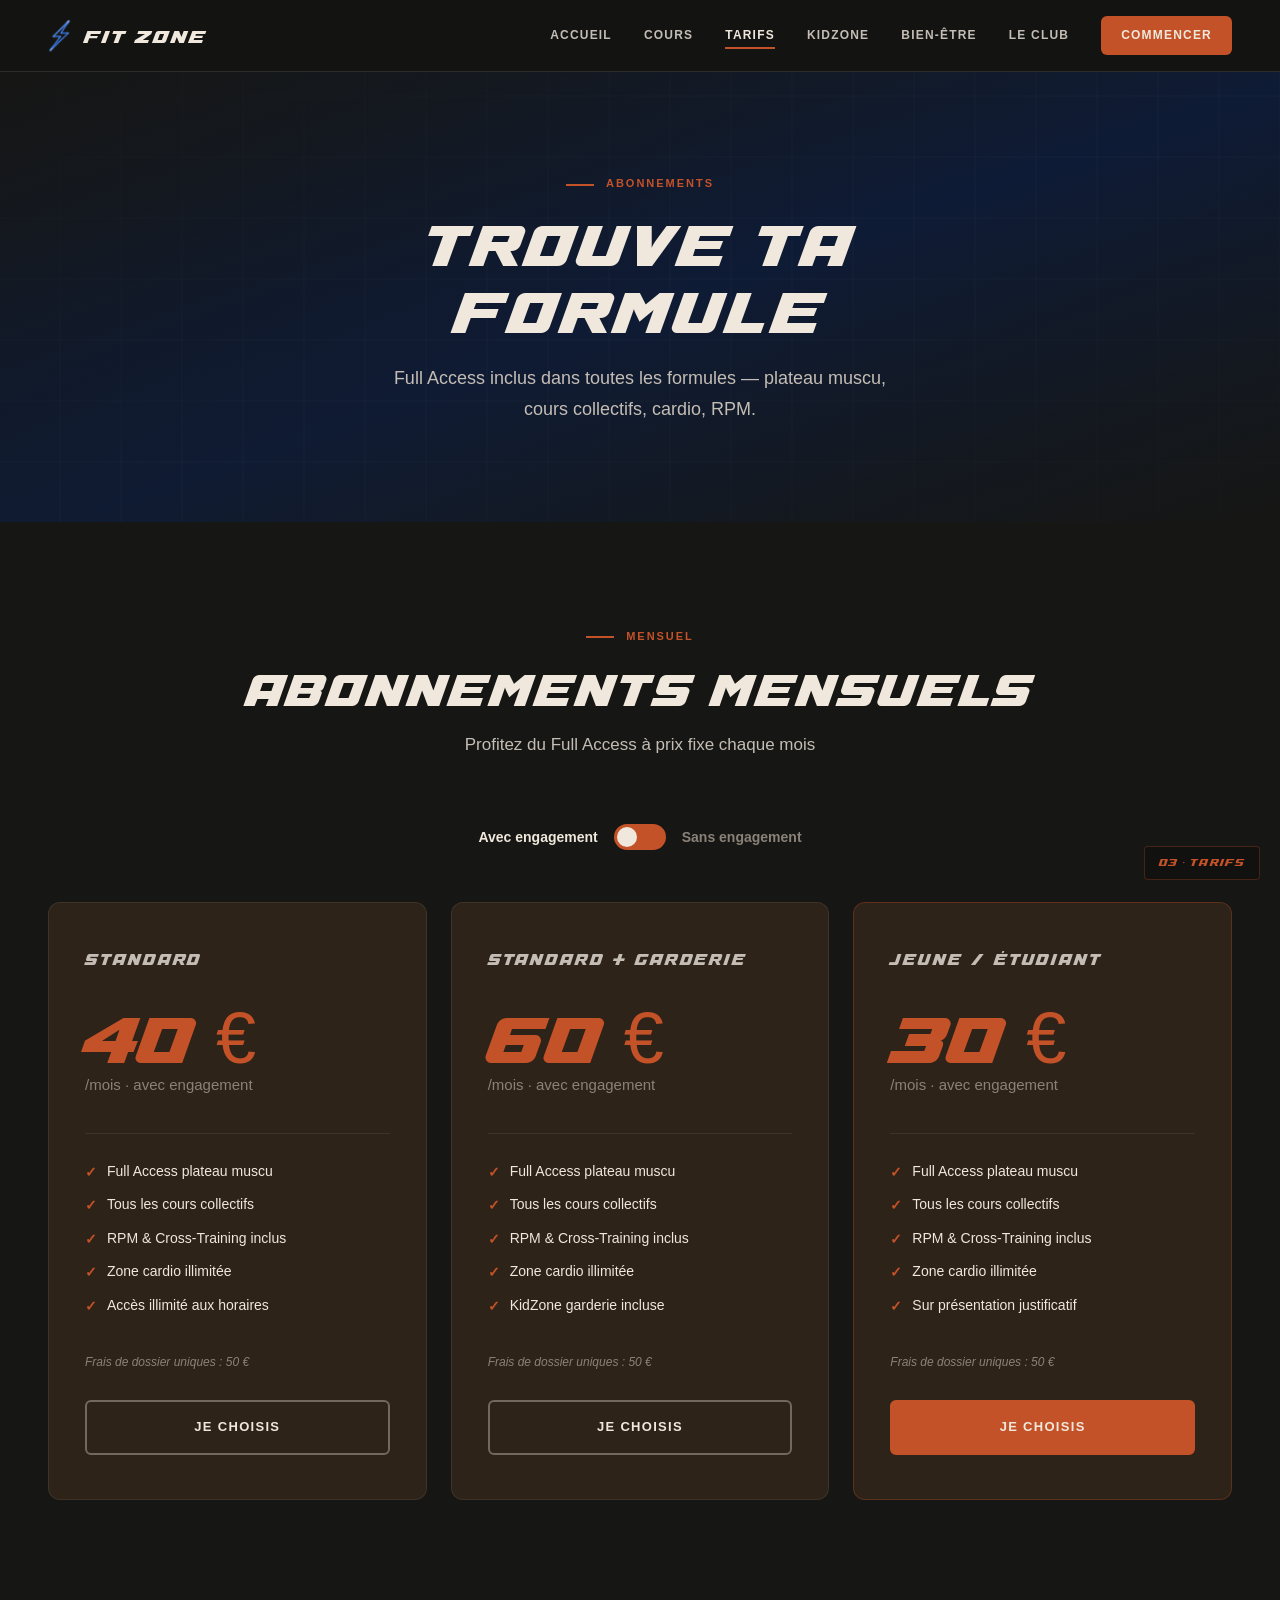
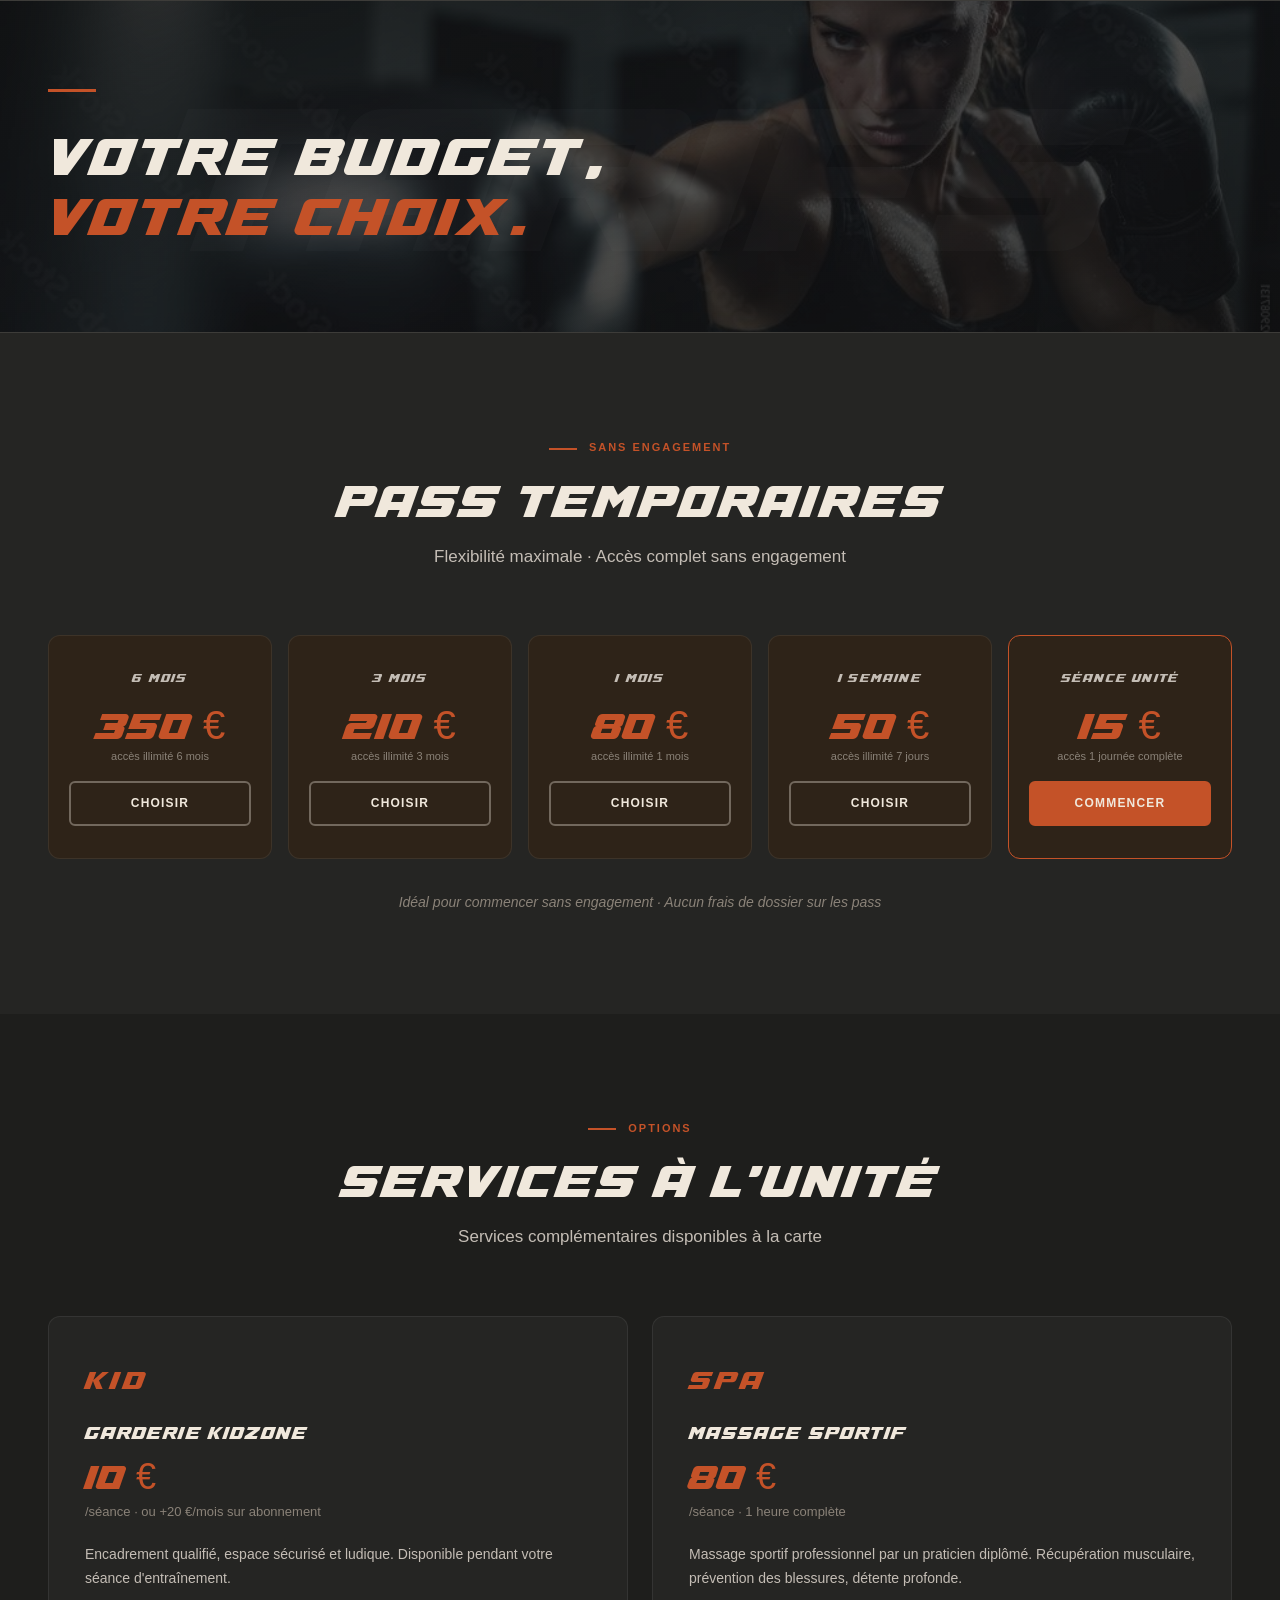
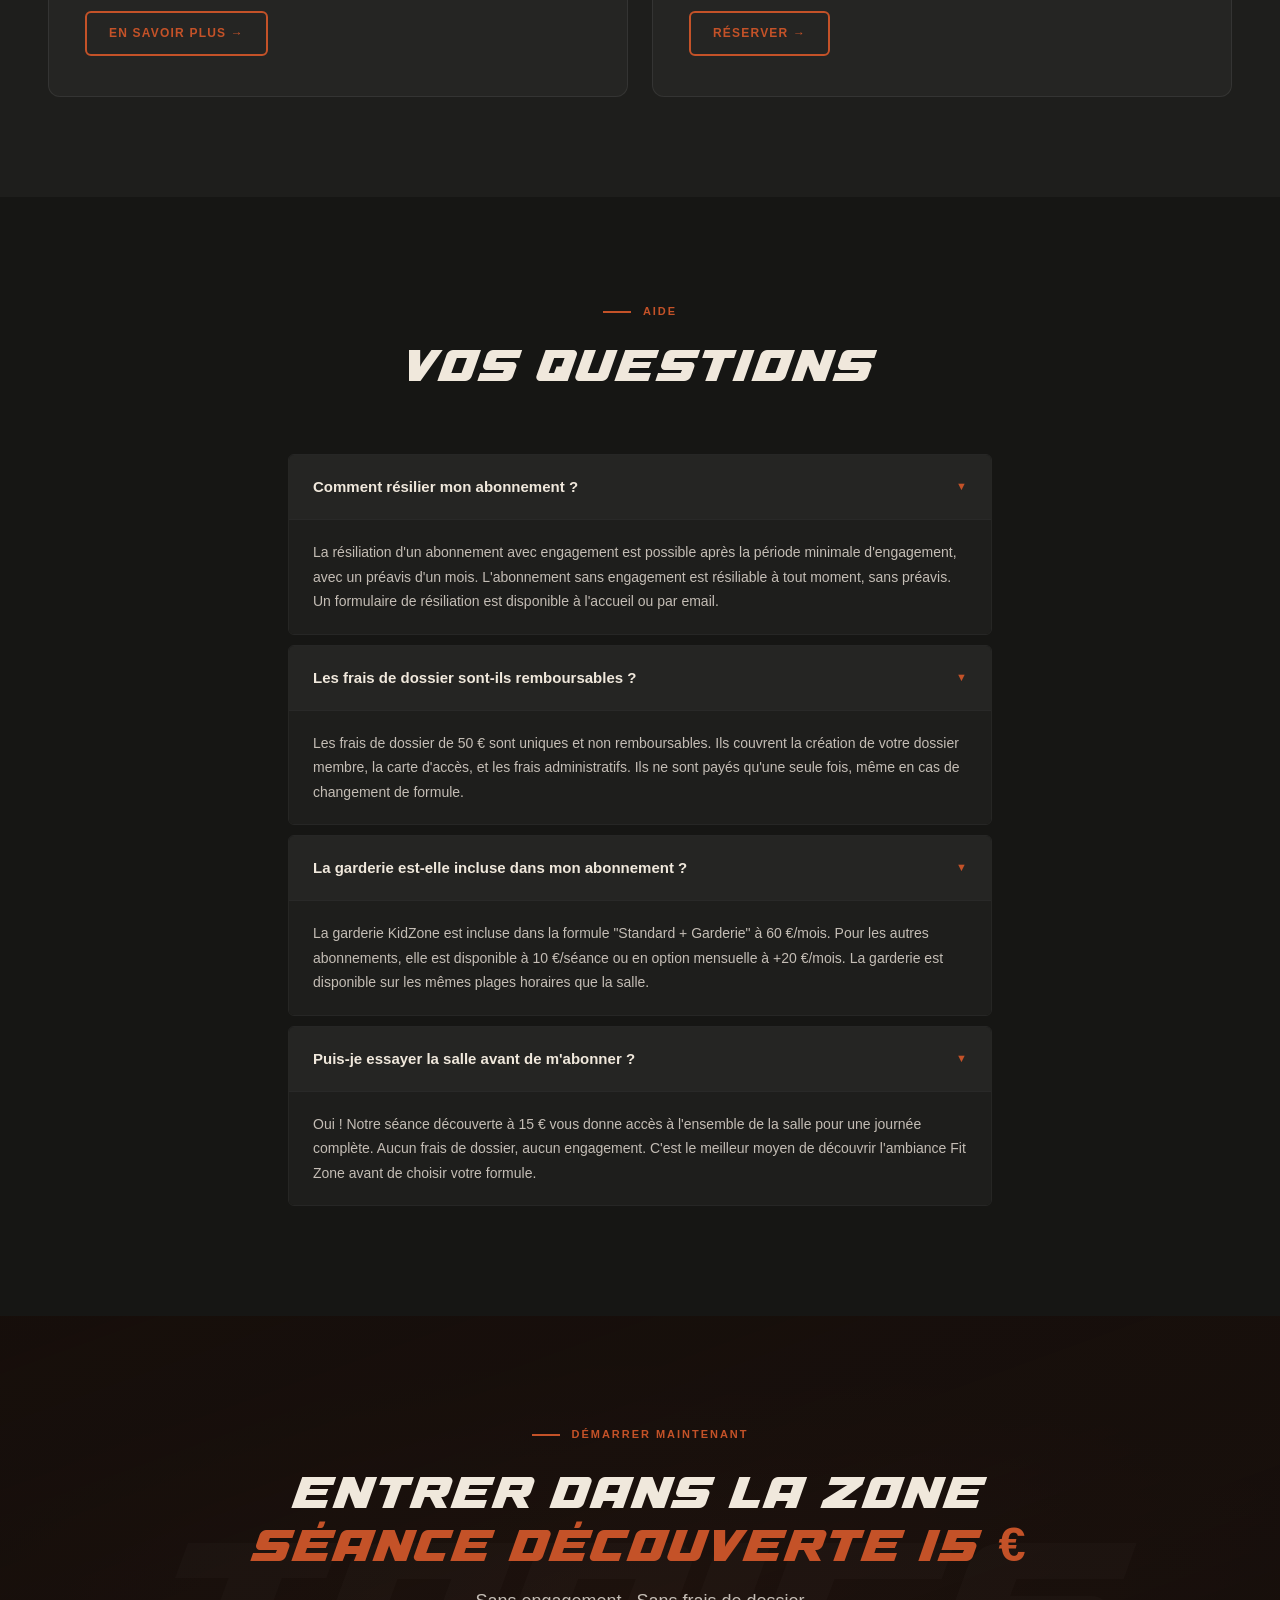
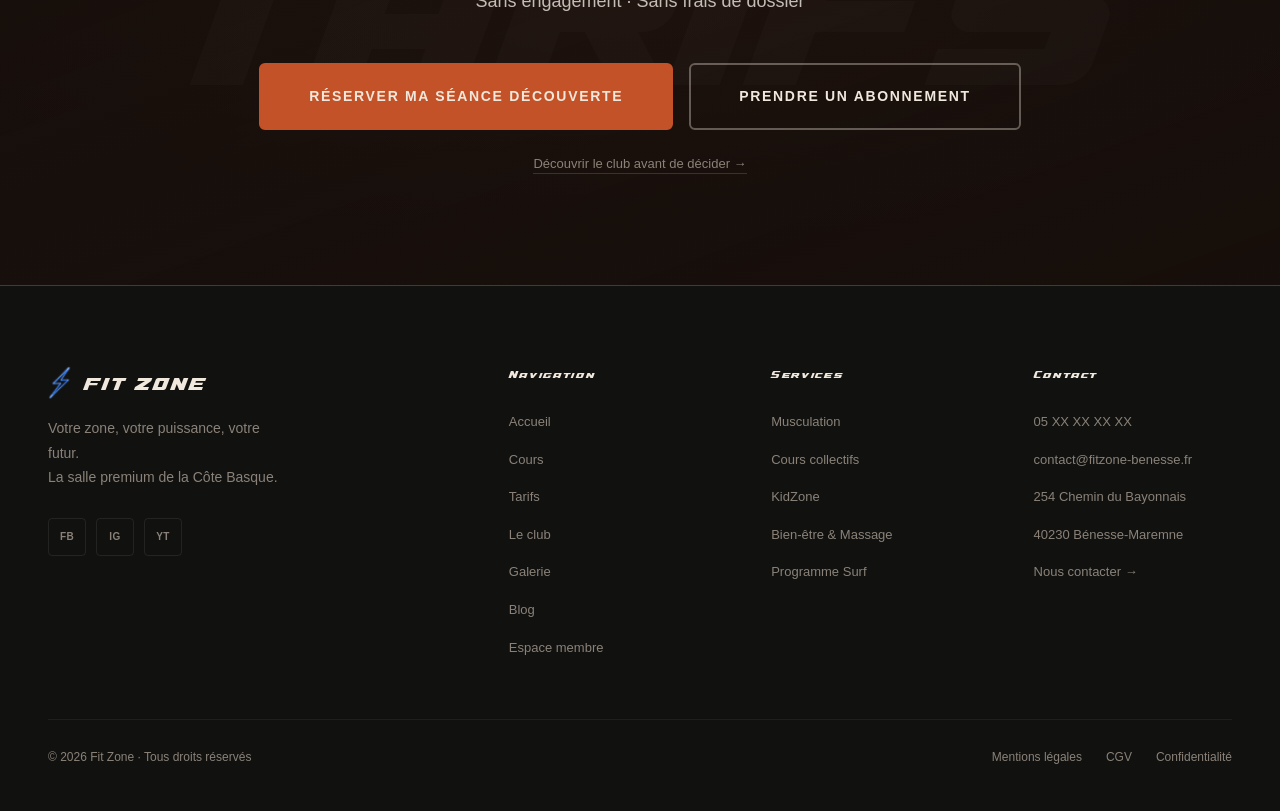
<file: 03-tarifs.html>
<!DOCTYPE html>
<html lang="fr">

<head>
  <meta charset="UTF-8">
  <meta name="viewport" content="width=device-width, initial-scale=1.0">
  <title>Fit Zone — Abonnements & Tarifs</title>
  <link rel="stylesheet" href="style.css">
  <link rel="icon" href="favicon.ico">
  <style>
    .hero-tarifs {
      background:
        linear-gradient(160deg, rgba(22, 22, 20, 0.95) 0%, rgba(14, 32, 64, 0.58) 52%, rgba(22, 22, 20, 0.92) 100%),
        repeating-linear-gradient(90deg, transparent 0px, transparent 59px, rgba(255, 255, 255, 0.03) 59px, rgba(255, 255, 255, 0.03) 61px),
        repeating-linear-gradient(0deg, transparent 0px, transparent 59px, rgba(255, 255, 255, 0.03) 59px, rgba(255, 255, 255, 0.03) 61px),
        linear-gradient(170deg, #171716 0%, #0e1428 42%, #161614 100%);
    }

    .section-header-centered {
      text-align: center;
      margin-bottom: 64px;
    }

    .services-2col {
      display: grid;
      grid-template-columns: 1fr 1fr;
      gap: 24px;
    }

    .service-card {
      background: var(--anthracite-md);
      border: 1px solid rgba(255, 255, 255, 0.07);
      border-radius: var(--radius-lg);
      padding: 40px 36px;
    }

    @media (max-width: 810px) {
      .services-2col {
        grid-template-columns: 1fr;
      }
    }
  </style>
</head>

<body>

  <!-- HEADER -->
  <header class="header">
    <div class="container header-inner">
      <div class="logo">
        <img src="./assets/Eclair_PNG.png" alt="Fit Zone" style="height:34px;">
        <span class="logo-text">FIT ZONE</span>
      </div>
      <nav class="nav">
        <a href="index.html">Accueil</a>
        <a href="04-cours.html">Cours</a>
        <a href="03-tarifs.html" class="active">Tarifs</a>
        <a href="05-kidzone.html">KidZone</a>
        <a href="06-bien-etre.html">Bien-être</a>
        <a href="02-le-club.html">Le club</a>
        <a href="09-contact.html" class="nav-cta">Commencer</a>
      </nav>
    </div>
  </header>

  <!-- HERO -->
  <section class="hero hero-50 hero-tarifs texture-metal">
    <div class="hero-content">
      <span class="eyebrow">ABONNEMENTS</span>
      <h1 class="display display-lg" style="color:var(--creme);margin-bottom:20px;">TROUVE TA FORMULE</h1>
      <p style="font-size:18px;color:var(--beige);line-height:1.7;max-width:540px;margin:0 auto;">Full Access inclus
        dans toutes les formules — plateau muscu, cours collectifs, cardio, RPM.</p>
    </div>
  </section>

  <!-- ABONNEMENTS MENSUELS -->
  <section class="section" style="background:var(--beton);">
    <div class="container">
      <div class="section-header-centered">
        <span class="eyebrow">Mensuel</span>
        <h2 class="section-title">ABONNEMENTS MENSUELS</h2>
        <p class="section-subtitle" style="margin:0 auto;">Profitez du Full Access à prix fixe chaque mois</p>
      </div>

      <!-- Toggle visuel -->
      <div class="toggle-wrapper">
        <span class="toggle-label active">Avec engagement</span>
        <div class="toggle"></div>
        <span class="toggle-label">Sans engagement</span>
      </div>

      <div class="pricing-grid">
        <!-- STANDARD -->
        <div class="pricing-card">
          <div class="pricing-name">STANDARD</div>
          <div class="pricing-price">40 €</div>
          <div class="pricing-period">/mois · avec engagement</div>
          <div class="pricing-sep"></div>
          <ul class="pricing-features">
            <li>Full Access plateau muscu</li>
            <li>Tous les cours collectifs</li>
            <li>RPM &amp; Cross-Training inclus</li>
            <li>Zone cardio illimitée</li>
            <li>Accès illimité aux horaires</li>
          </ul>
          <div class="pricing-note">Frais de dossier uniques : 50 €</div>
          <a href="09-contact.html" class="btn btn-outline" style="width:100%;justify-content:center;">JE CHOISIS</a>
        </div>

        <!-- STANDARD + GARDERIE -->
        <div class="pricing-card">
          <div class="pricing-name">STANDARD + GARDERIE</div>
          <div class="pricing-price">60 €</div>
          <div class="pricing-period">/mois · avec engagement</div>
          <div class="pricing-sep"></div>
          <ul class="pricing-features">
            <li>Full Access plateau muscu</li>
            <li>Tous les cours collectifs</li>
            <li>RPM &amp; Cross-Training inclus</li>
            <li>Zone cardio illimitée</li>
            <li>KidZone garderie incluse</li>
          </ul>
          <div class="pricing-note">Frais de dossier uniques : 50 €</div>
          <a href="09-contact.html" class="btn btn-outline" style="width:100%;justify-content:center;">JE CHOISIS</a>
        </div>

        <!-- JEUNE / ÉTUDIANT -->
        <div class="pricing-card" style="border-color:rgba(196,82,40,0.3);">
          <div class="pricing-name">JEUNE / ÉTUDIANT</div>
          <div class="pricing-price">30 €</div>
          <div class="pricing-period">/mois · avec engagement</div>
          <div class="pricing-sep"></div>
          <ul class="pricing-features">
            <li>Full Access plateau muscu</li>
            <li>Tous les cours collectifs</li>
            <li>RPM &amp; Cross-Training inclus</li>
            <li>Zone cardio illimitée</li>
            <li>Sur présentation justificatif</li>
          </ul>
          <div class="pricing-note">Frais de dossier uniques : 50 €</div>
          <a href="09-contact.html" class="btn btn-primary" style="width:100%;justify-content:center;">JE CHOISIS</a>
        </div>
      </div>
    </div>
  </section>

  <!-- CITATION MURALE -->
  <div class="section-mural">
    <div class="mur-texte-watermark">TARIFS</div>
    <div class="container">
      <div class="citation-rule"></div>
      <p class="citation-murale">VOTRE BUDGET,<br><span class="accent">VOTRE CHOIX.</span></p>
    </div>
  </div>

  <!-- PASS PONCTUELS -->
  <section class="section" style="background:var(--anthracite-md);">
    <div class="container">
      <div class="section-header-centered">
        <span class="eyebrow">Sans engagement</span>
        <h2 class="section-title">PASS TEMPORAIRES</h2>
        <p class="section-subtitle" style="margin:0 auto;">Flexibilité maximale · Accès complet sans engagement</p>
      </div>
      <div class="pass-grid">
        <div class="pass-card">
          <div class="pass-name">6 MOIS</div>
          <div class="pass-price">350 €</div>
          <div class="pass-unit">accès illimité 6 mois</div>
          <a href="09-contact.html" class="btn btn-outline btn-sm"
            style="width:100%;justify-content:center;">CHOISIR</a>
        </div>
        <div class="pass-card">
          <div class="pass-name">3 MOIS</div>
          <div class="pass-price">210 €</div>
          <div class="pass-unit">accès illimité 3 mois</div>
          <a href="09-contact.html" class="btn btn-outline btn-sm"
            style="width:100%;justify-content:center;">CHOISIR</a>
        </div>
        <div class="pass-card">
          <div class="pass-name">1 MOIS</div>
          <div class="pass-price">80 €</div>
          <div class="pass-unit">accès illimité 1 mois</div>
          <a href="09-contact.html" class="btn btn-outline btn-sm"
            style="width:100%;justify-content:center;">CHOISIR</a>
        </div>
        <div class="pass-card">
          <div class="pass-name">1 SEMAINE</div>
          <div class="pass-price">50 €</div>
          <div class="pass-unit">accès illimité 7 jours</div>
          <a href="09-contact.html" class="btn btn-outline btn-sm"
            style="width:100%;justify-content:center;">CHOISIR</a>
        </div>
        <div class="pass-card" style="border-color:var(--terracotta);">
          <div class="pass-name">SÉANCE UNITÉ</div>
          <div class="pass-price">15 €</div>
          <div class="pass-unit">accès 1 journée complète</div>
          <a href="09-contact.html" class="btn btn-primary btn-sm"
            style="width:100%;justify-content:center;">COMMENCER</a>
        </div>
      </div>
      <p style="text-align:center;color:var(--grege);font-size:14px;margin-top:32px;font-style:italic;">
        Idéal pour commencer sans engagement · Aucun frais de dossier sur les pass
      </p>
    </div>
  </section>

  <!-- SERVICES À L'UNITÉ -->
  <section class="section" style="background:var(--anthracite);">
    <div class="container">
      <div class="section-header-centered">
        <span class="eyebrow">Options</span>
        <h2 class="section-title">SERVICES À L'UNITÉ</h2>
        <p class="section-subtitle" style="margin:0 auto;">Services complémentaires disponibles à la carte</p>
      </div>
      <div class="services-2col">
        <div class="service-card">
          <div
            style="font-family:var(--font-display);font-size:28px;color:var(--terracotta);margin-bottom:16px;letter-spacing:0.1em;">
            KID</div>
          <div
            style="font-family:var(--font-display);font-size:18px;color:var(--creme);margin-bottom:12px;letter-spacing:0.06em;">
            GARDERIE KIDZONE</div>
          <div
            style="font-family:var(--font-display);font-size:36px;color:var(--terracotta);line-height:1;margin-bottom:8px;">
            10 €</div>
          <div style="font-size:13px;color:var(--grege);margin-bottom:20px;">/séance · ou +20 €/mois sur abonnement
          </div>
          <p style="font-size:14px;color:var(--beige);line-height:1.7;margin-bottom:20px;">Encadrement qualifié, espace
            sécurisé et ludique. Disponible pendant votre séance d'entraînement.</p>
          <a href="05-kidzone.html" class="btn btn-outline-terra btn-sm">En savoir plus →</a>
        </div>
        <div class="service-card">
          <div
            style="font-family:var(--font-display);font-size:28px;color:var(--terracotta);margin-bottom:16px;letter-spacing:0.1em;">
            SPA</div>
          <div
            style="font-family:var(--font-display);font-size:18px;color:var(--creme);margin-bottom:12px;letter-spacing:0.06em;">
            MASSAGE SPORTIF</div>
          <div
            style="font-family:var(--font-display);font-size:36px;color:var(--terracotta);line-height:1;margin-bottom:8px;">
            80 €</div>
          <div style="font-size:13px;color:var(--grege);margin-bottom:20px;">/séance · 1 heure complète</div>
          <p style="font-size:14px;color:var(--beige);line-height:1.7;margin-bottom:20px;">Massage sportif professionnel
            par un praticien diplômé. Récupération musculaire, prévention des blessures, détente profonde.</p>
          <a href="06-bien-etre.html" class="btn btn-outline-terra btn-sm">Réserver →</a>
        </div>
      </div>
    </div>
  </section>

  <!-- FAQ -->
  <section class="section" style="background:var(--beton);">
    <div class="container" style="max-width:800px;">
      <div class="section-header-centered">
        <span class="eyebrow">Aide</span>
        <h2 class="section-title">VOS QUESTIONS</h2>
      </div>

      <div class="accordion">
        <div class="accordion-header">
          Comment résilier mon abonnement ?
          <span class="accordion-arrow">▼</span>
        </div>
        <div class="accordion-body">
          La résiliation d'un abonnement avec engagement est possible après la période minimale d'engagement, avec un
          préavis d'un mois. L'abonnement sans engagement est résiliable à tout moment, sans préavis. Un formulaire de
          résiliation est disponible à l'accueil ou par email.
        </div>
      </div>

      <div class="accordion">
        <div class="accordion-header">
          Les frais de dossier sont-ils remboursables ?
          <span class="accordion-arrow">▼</span>
        </div>
        <div class="accordion-body">
          Les frais de dossier de 50 € sont uniques et non remboursables. Ils couvrent la création de votre dossier
          membre, la carte d'accès, et les frais administratifs. Ils ne sont payés qu'une seule fois, même en cas de
          changement de formule.
        </div>
      </div>

      <div class="accordion">
        <div class="accordion-header">
          La garderie est-elle incluse dans mon abonnement ?
          <span class="accordion-arrow">▼</span>
        </div>
        <div class="accordion-body">
          La garderie KidZone est incluse dans la formule "Standard + Garderie" à 60 €/mois. Pour les autres
          abonnements,
          elle est disponible à 10 €/séance ou en option mensuelle à +20 €/mois. La garderie est disponible sur les
          mêmes
          plages horaires que la salle.
        </div>
      </div>

      <div class="accordion">
        <div class="accordion-header">
          Puis-je essayer la salle avant de m'abonner ?
          <span class="accordion-arrow">▼</span>
        </div>
        <div class="accordion-body">
          Oui ! Notre séance découverte à 15 € vous donne accès à l'ensemble de la salle pour une journée complète.
          Aucun
          frais de dossier, aucun engagement. C'est le meilleur moyen de découvrir l'ambiance Fit Zone avant de choisir
          votre formule.
        </div>
      </div>
    </div>
  </section>

  <!-- CTA BAND -->
  <section class="cta-band" style="background:var(--brun-noir);">
    <div class="mur-texte-watermark">TARIFS</div>
    <div class="container" style="position:relative;z-index:1;">
      <span class="eyebrow" style="display:block;text-align:center;margin-bottom:20px;">Démarrer maintenant</span>
      <h2 class="section-title" style="margin-bottom:16px;">ENTRER DANS LA ZONE<br><span
          style="color:var(--terracotta);">SÉANCE DÉCOUVERTE 15 €</span></h2>
      <p class="cta-subtitle">Sans engagement · Sans frais de dossier</p>
      <div class="cta-actions">
        <a href="09-contact.html" class="btn btn-primary btn-xl">RÉSERVER MA SÉANCE DÉCOUVERTE</a>
        <a href="09-contact.html" class="btn btn-outline btn-xl">PRENDRE UN ABONNEMENT</a>
      </div>
      <div style="margin-top:20px;">
        <a href="02-le-club.html" class="cta-link">Découvrir le club avant de décider →</a>
      </div>
    </div>
  </section>

  <!-- FOOTER -->
  <footer class="footer">
    <div class="container">
      <div class="footer-grid">
        <div class="footer-brand">
          <div class="logo">
            <img src="./assets/Eclair_PNG.png" alt="Fit Zone" style="height:34px;">
            <span class="logo-text">FIT ZONE</span>
          </div>
          <p>Votre zone, votre puissance, votre futur.<br>La salle premium de la Côte Basque.</p>
          <div class="footer-socials">
            <a href="#" class="social-icon" style="font-size:10px;font-weight:800;letter-spacing:0.04em;">FB</a>
            <a href="#" class="social-icon" style="font-size:10px;font-weight:800;letter-spacing:0.04em;">IG</a>
            <a href="#" class="social-icon" style="font-size:10px;font-weight:800;letter-spacing:0.04em;">YT</a>
          </div>
        </div>
        <div class="footer-col">
          <h4>Navigation</h4>
          <ul>
            <li><a href="index.html">Accueil</a></li>
            <li><a href="04-cours.html">Cours</a></li>
            <li><a href="03-tarifs.html">Tarifs</a></li>
            <li><a href="02-le-club.html">Le club</a></li>
            <li><a href="07-galerie.html">Galerie</a></li>
            <li><a href="08-blog.html">Blog</a></li>
            <li><a href="10-espace-membre.html">Espace membre</a></li>
          </ul>
        </div>
        <div class="footer-col">
          <h4>Services</h4>
          <ul>
            <li><a href="02-le-club.html">Musculation</a></li>
            <li><a href="04-cours.html">Cours collectifs</a></li>
            <li><a href="05-kidzone.html">KidZone</a></li>
            <li><a href="06-bien-etre.html">Bien-être &amp; Massage</a></li>
            <li><a href="04-cours.html">Programme Surf</a></li>
          </ul>
        </div>
        <div class="footer-col">
          <h4>Contact</h4>
          <ul>
            <li><a href="#">05 XX XX XX XX</a></li>
            <li><a href="#">contact@fitzone-benesse.fr</a></li>
            <li><a href="#">254 Chemin du Bayonnais</a></li>
            <li><a href="#">40230 Bénesse-Maremne</a></li>
            <li><a href="09-contact.html">Nous contacter →</a></li>
          </ul>
        </div>
      </div>
      <div class="footer-bottom">
        <p>© 2026 Fit Zone · Tous droits réservés</p>
        <div style="display:flex;gap:24px;">
          <a href="11-mentions-legales.html">Mentions légales</a>
          <a href="11-mentions-legales.html">CGV</a>
          <a href="11-mentions-legales.html">Confidentialité</a>
        </div>
      </div>
    </div>
  </footer>

  <div class="page-indicator">03 · TARIFS</div>
  <script src="responsive.js"></script>
</body>

</html>
</file>
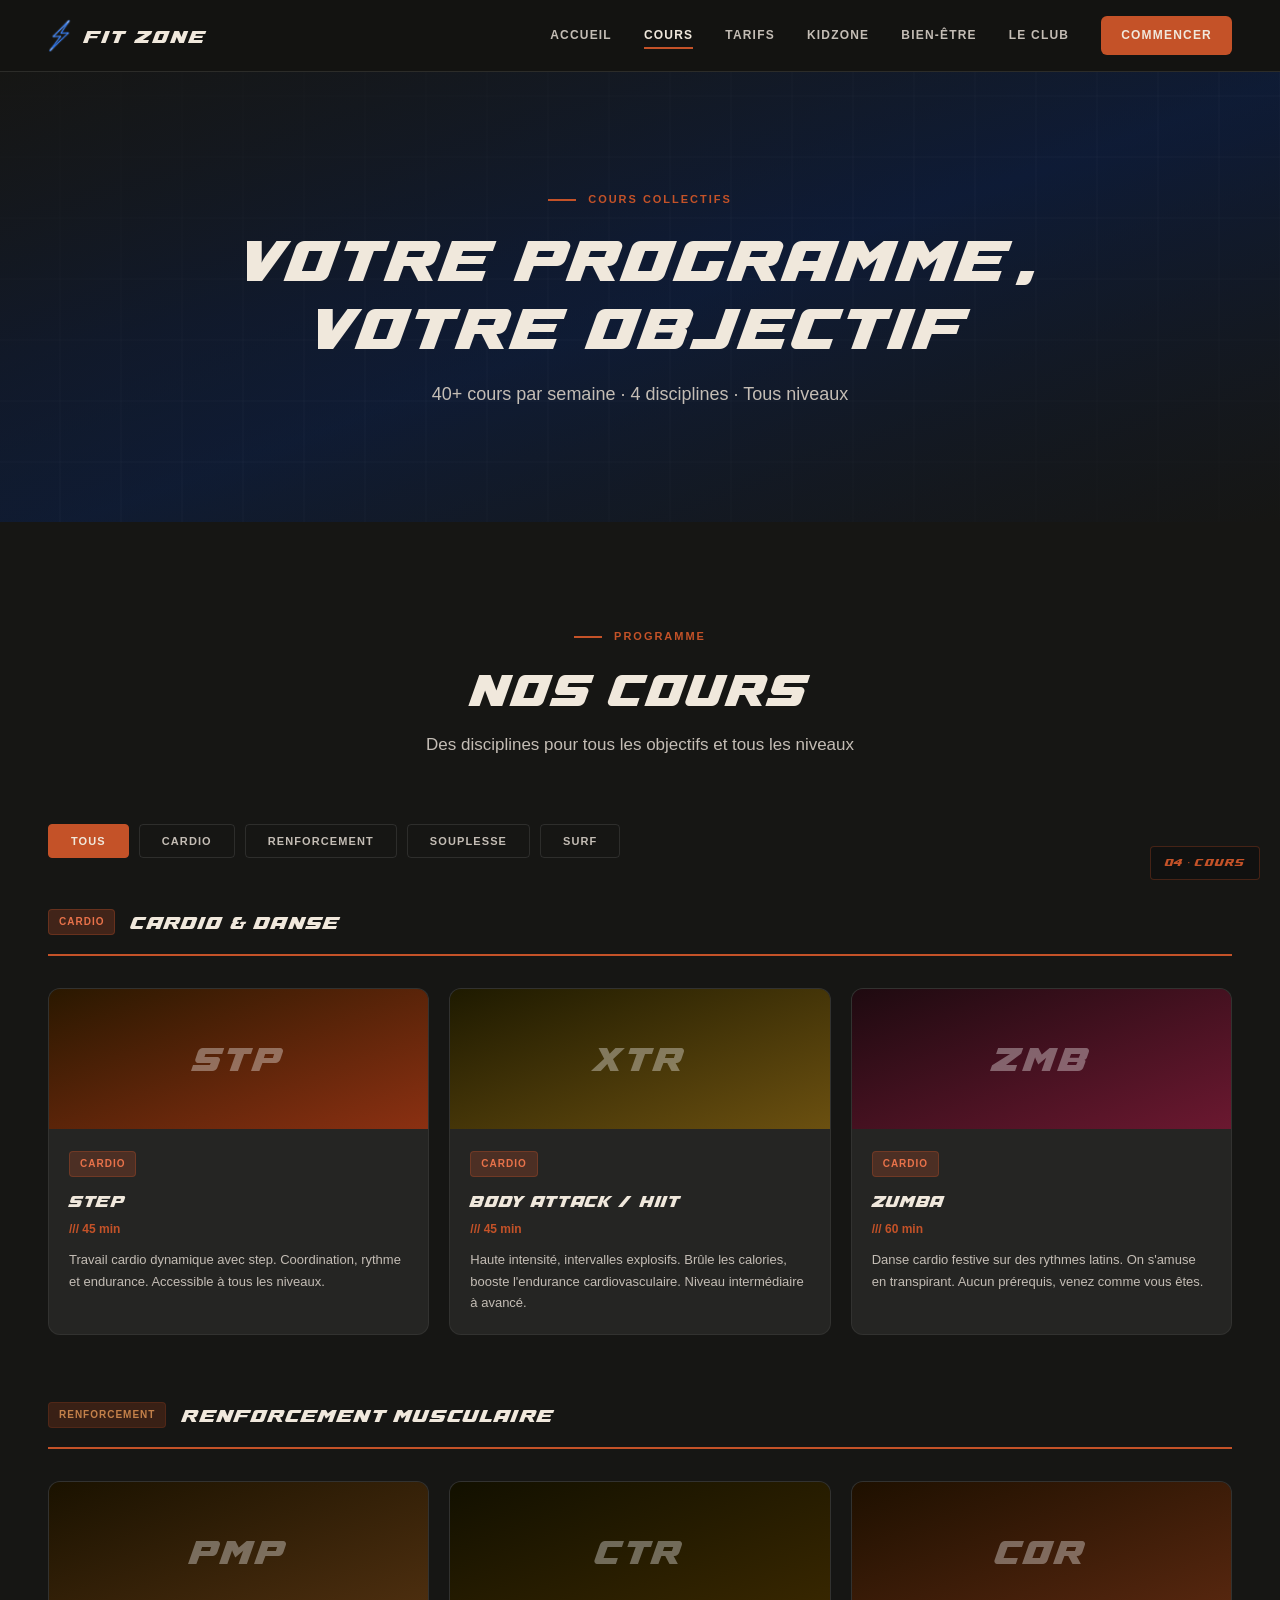
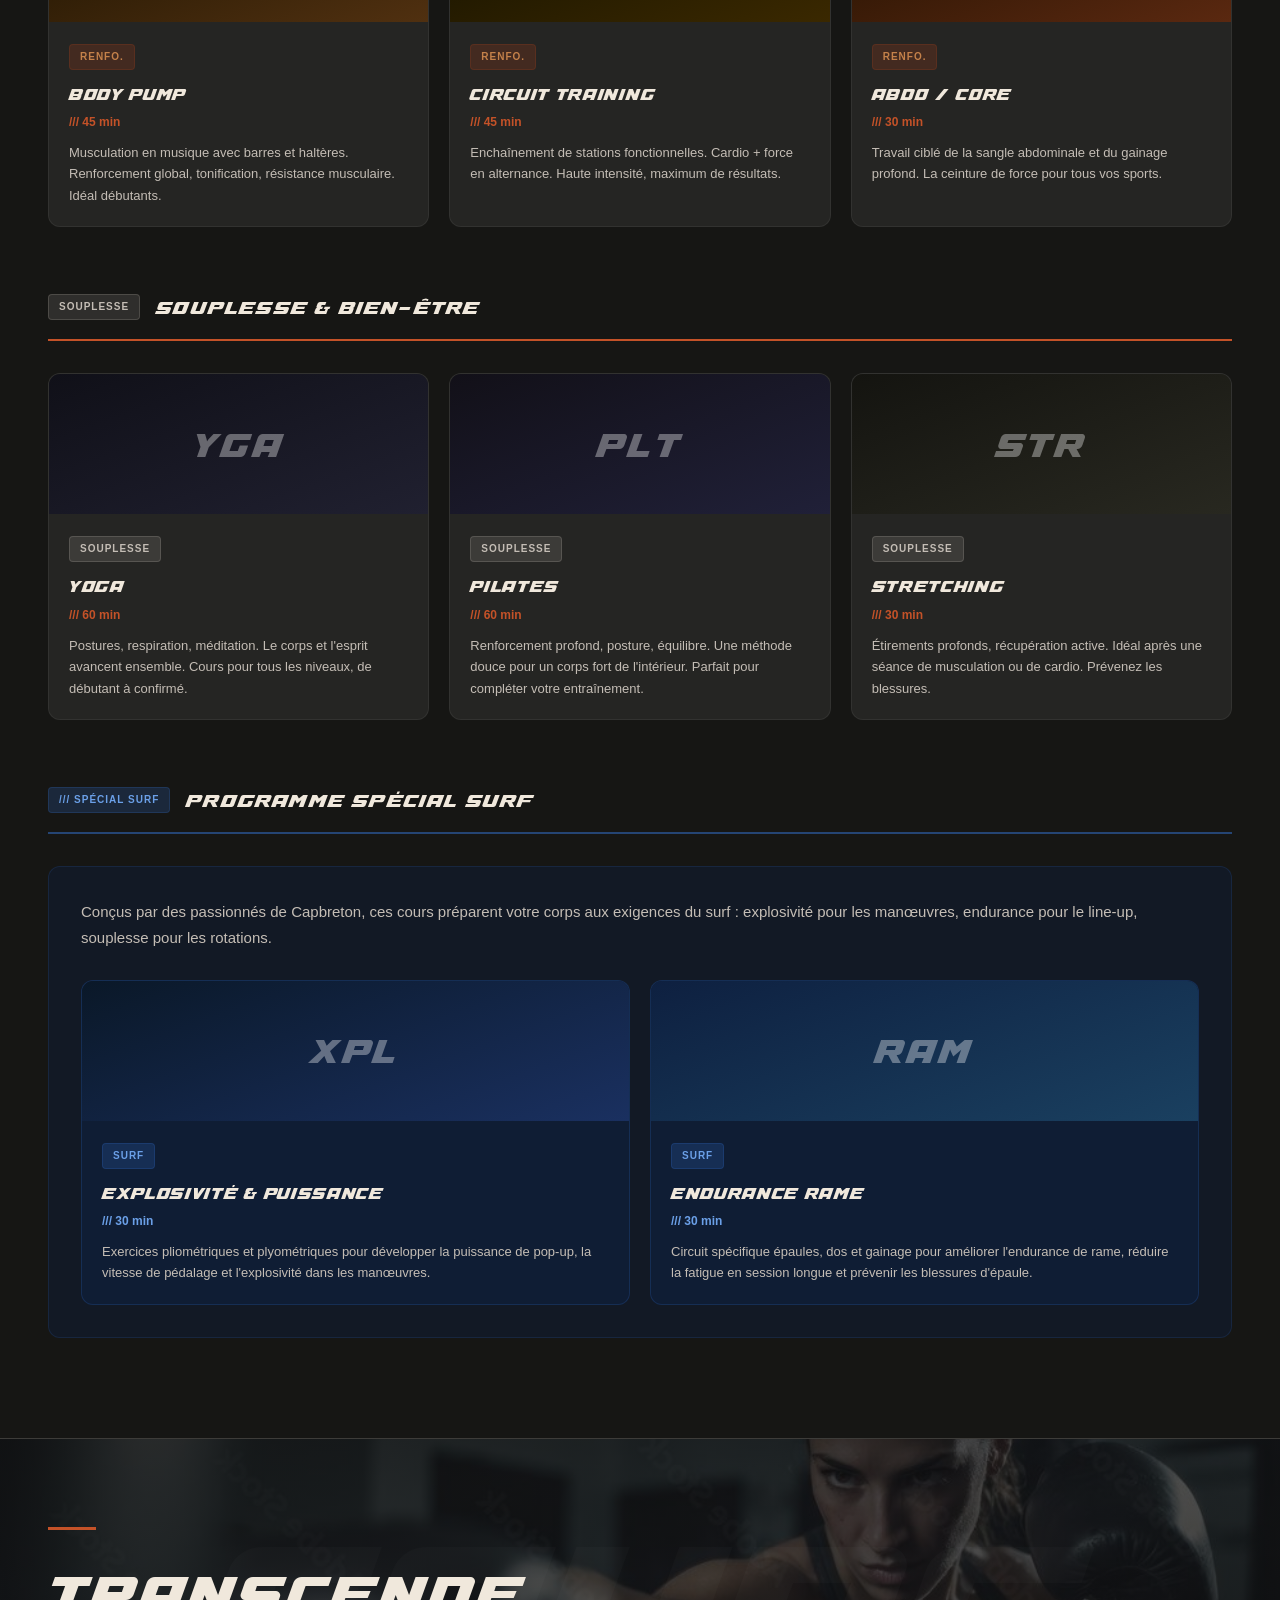
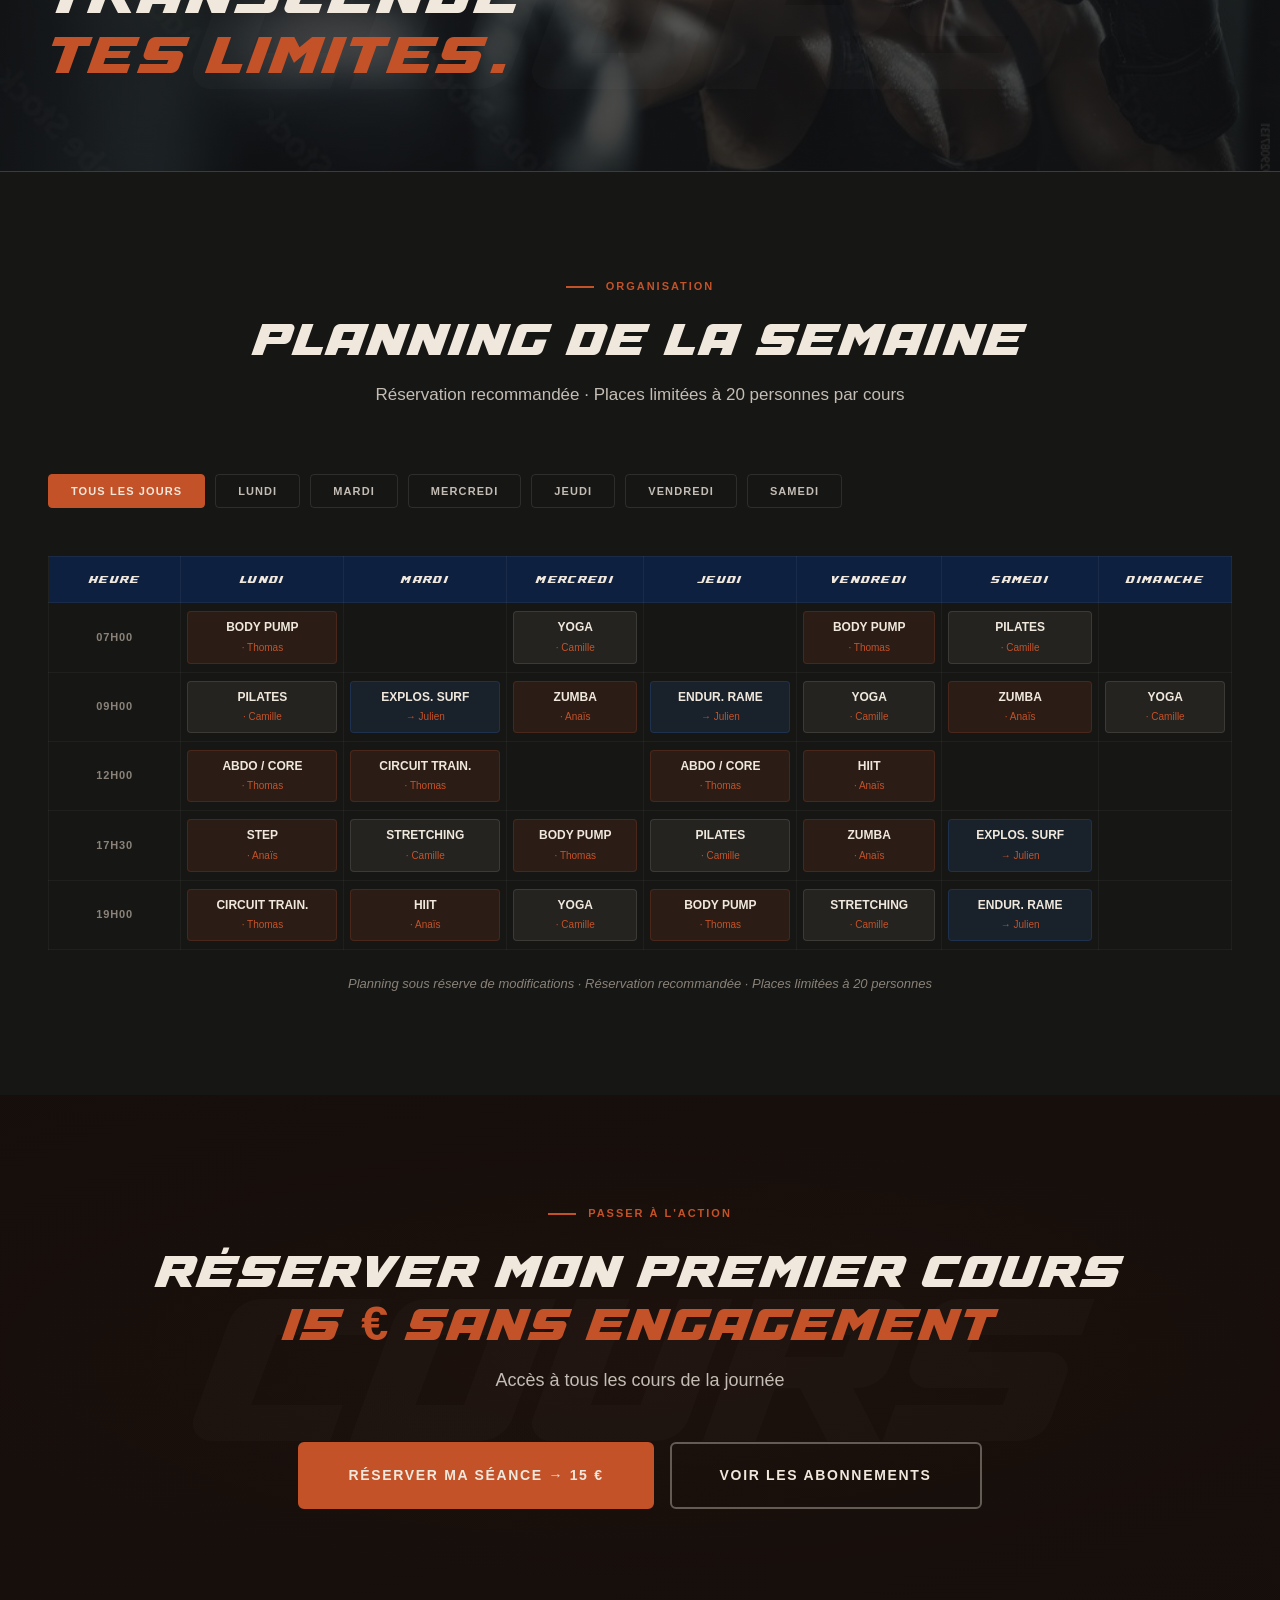
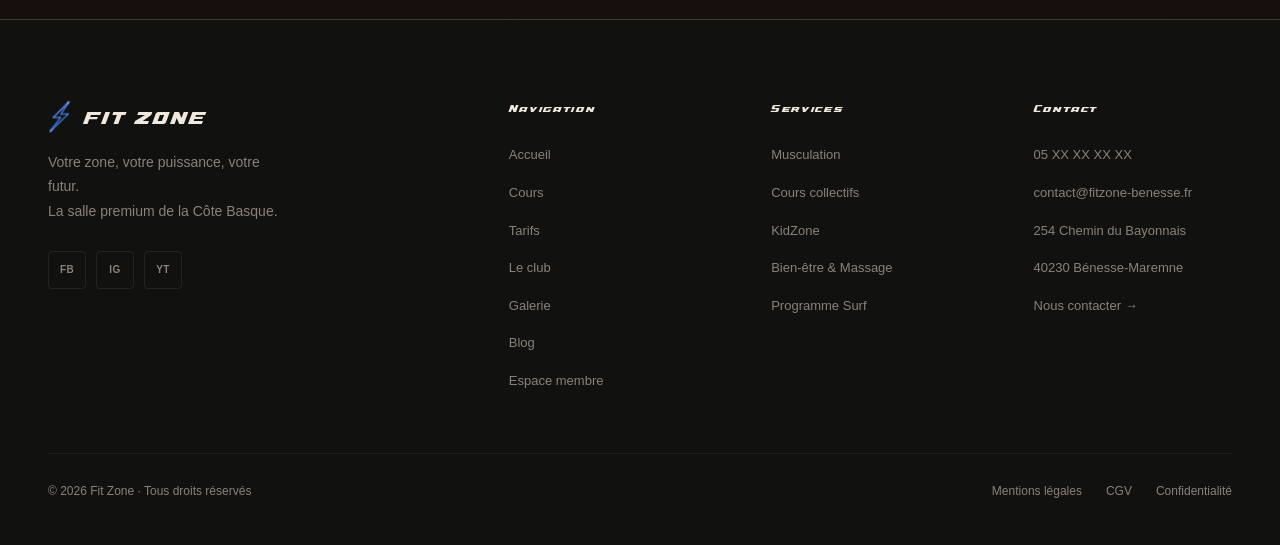
<file: 04-cours.html>
<!DOCTYPE html>
<html lang="fr">

<head>
  <meta charset="UTF-8">
  <meta name="viewport" content="width=device-width, initial-scale=1.0">
  <title>Fit Zone — Nos Cours & Planning</title>
  <link rel="stylesheet" href="style.css">
  <link rel="icon" href="favicon.ico">
  <style>
    .hero-cours {
      background:
        linear-gradient(160deg, rgba(22, 22, 20, 0.95) 0%, rgba(14, 32, 64, 0.58) 52%, rgba(22, 22, 20, 0.92) 100%),
        repeating-linear-gradient(90deg, transparent 0px, transparent 59px, rgba(255, 255, 255, 0.03) 59px, rgba(255, 255, 255, 0.03) 61px),
        repeating-linear-gradient(0deg, transparent 0px, transparent 59px, rgba(255, 255, 255, 0.03) 59px, rgba(255, 255, 255, 0.03) 61px),
        linear-gradient(170deg, #171716 0%, #0e1428 42%, #161614 100%);
    }

    .section-header-centered {
      text-align: center;
      margin-bottom: 64px;
    }

    .cours-section-label {
      display: flex;
      align-items: center;
      gap: 16px;
      margin-bottom: 32px;
      padding-bottom: 16px;
      border-bottom: 2px solid var(--terracotta);
    }

    .cours-section-label h3 {
      font-family: var(--font-display);
      font-size: 20px;
      color: var(--creme);
      letter-spacing: 0.06em;
      margin: 0;
    }

    .cours-3col {
      display: grid;
      grid-template-columns: repeat(3, 1fr);
      gap: 20px;
      margin-bottom: 64px;
    }

    .cours-surf-2col {
      display: grid;
      grid-template-columns: repeat(2, 1fr);
      gap: 20px;
      margin-bottom: 0;
    }

    .cours-card-full {
      background: var(--anthracite-md);
      border: 1px solid rgba(255, 255, 255, 0.06);
      border-radius: var(--radius-lg);
      overflow: hidden;
      transition: transform var(--transition), border-color var(--transition);
    }

    .cours-card-full:hover {
      transform: translateY(-6px);
      border-color: rgba(196, 82, 40, 0.4);
    }

    .cours-card-img-full {
      height: 140px;
      display: flex;
      align-items: center;
      justify-content: center;
      font-family: var(--font-display);
      font-size: 36px;
      letter-spacing: 0.08em;
      color: rgba(255, 255, 255, 0.35);
    }

    .cours-card-body-full {
      padding: 20px;
    }

    .cours-card-name-full {
      font-family: var(--font-display);
      font-size: 17px;
      color: var(--creme);
      margin: 10px 0 6px;
      letter-spacing: 0.04em;
    }

    .cours-duration {
      font-size: 12px;
      color: var(--terracotta);
      font-weight: 700;
      margin-bottom: 10px;
    }

    .cours-desc {
      font-size: 13px;
      color: var(--beige);
      line-height: 1.65;
    }

    /* Surf section override */
    .surf-cours-card {
      background: rgba(14, 32, 64, 0.6);
      border: 1px solid rgba(53, 117, 212, 0.2);
    }

    .surf-cours-card:hover {
      border-color: rgba(53, 117, 212, 0.5);
    }

    @media (max-width: 1024px) {
      .cours-3col {
        grid-template-columns: repeat(2, 1fr);
      }
    }

    @media (max-width: 810px) {
      .cours-3col {
        grid-template-columns: 1fr;
        margin-bottom: 40px;
      }

      .cours-surf-2col {
        grid-template-columns: 1fr;
      }
    }
  </style>
</head>

<body>

  <!-- HEADER -->
  <header class="header">
    <div class="container header-inner">
      <div class="logo">
        <img src="./assets/Eclair_PNG.png" alt="Fit Zone" style="height:34px;">
        <span class="logo-text">FIT ZONE</span>
      </div>
      <nav class="nav">
        <a href="index.html">Accueil</a>
        <a href="04-cours.html" class="active">Cours</a>
        <a href="03-tarifs.html">Tarifs</a>
        <a href="05-kidzone.html">KidZone</a>
        <a href="06-bien-etre.html">Bien-être</a>
        <a href="02-le-club.html">Le club</a>
        <a href="09-contact.html" class="nav-cta">Commencer</a>
      </nav>
    </div>
  </header>

  <!-- HERO -->
  <section class="hero hero-50 hero-cours texture-verriere">
    <div class="hero-content">
      <span class="eyebrow">COURS COLLECTIFS</span>
      <h1 class="display display-lg" style="color:var(--creme);margin-bottom:20px;">VOTRE PROGRAMME,<br>VOTRE OBJECTIF
      </h1>
      <p style="font-size:18px;color:var(--beige);line-height:1.7;max-width:560px;margin:0 auto;">
        40+ cours par semaine · 4 disciplines · Tous niveaux
      </p>
    </div>
  </section>

  <!-- NOS COURS -->
  <section class="section" style="background:var(--beton);">
    <div class="container">
      <div class="section-header-centered">
        <span class="eyebrow">Programme</span>
        <h2 class="section-title">NOS COURS</h2>
        <p class="section-subtitle" style="margin:0 auto;">Des disciplines pour tous les objectifs et tous les niveaux
        </p>
      </div>

      <!-- Filtres -->
      <div class="filters">
        <button class="filter-btn active">TOUS</button>
        <button class="filter-btn">CARDIO</button>
        <button class="filter-btn">RENFORCEMENT</button>
        <button class="filter-btn">SOUPLESSE</button>
        <button class="filter-btn">SURF</button>
      </div>

      <!-- CARDIO -->
      <div class="cours-section-label">
        <span class="badge badge-cardio">Cardio</span>
        <h3>CARDIO &amp; DANSE</h3>
      </div>
      <div class="cours-3col">
        <div class="cours-card-full">
          <div class="cours-card-img-full" style="background:linear-gradient(160deg,#2a1800,#8b3012);">STP</div>
          <div class="cours-card-body-full">
            <span class="badge badge-cardio">Cardio</span>
            <div class="cours-card-name-full">STEP</div>
            <div class="cours-duration">/// 45 min</div>
            <p class="cours-desc">Travail cardio dynamique avec step. Coordination, rythme et endurance. Accessible à
              tous les niveaux.</p>
          </div>
        </div>
        <div class="cours-card-full">
          <div class="cours-card-img-full" style="background:linear-gradient(160deg,#1e1a00,#6b5010);">XTR</div>
          <div class="cours-card-body-full">
            <span class="badge badge-cardio">Cardio</span>
            <div class="cours-card-name-full">BODY ATTACK / HIIT</div>
            <div class="cours-duration">/// 45 min</div>
            <p class="cours-desc">Haute intensité, intervalles explosifs. Brûle les calories, booste l'endurance
              cardiovasculaire. Niveau intermédiaire à avancé.</p>
          </div>
        </div>
        <div class="cours-card-full">
          <div class="cours-card-img-full" style="background:linear-gradient(160deg,#1e0a10,#6b1830);">ZMB</div>
          <div class="cours-card-body-full">
            <span class="badge badge-cardio">Cardio</span>
            <div class="cours-card-name-full">ZUMBA</div>
            <div class="cours-duration">/// 60 min</div>
            <p class="cours-desc">Danse cardio festive sur des rythmes latins. On s'amuse en transpirant. Aucun
              prérequis, venez comme vous êtes.</p>
          </div>
        </div>
      </div>

      <!-- RENFORCEMENT -->
      <div class="cours-section-label">
        <span class="badge badge-renfo">Renforcement</span>
        <h3>RENFORCEMENT MUSCULAIRE</h3>
      </div>
      <div class="cours-3col">
        <div class="cours-card-full">
          <div class="cours-card-img-full" style="background:linear-gradient(160deg,#1a1200,#503010);">PMP</div>
          <div class="cours-card-body-full">
            <span class="badge badge-renfo">Renfo.</span>
            <div class="cours-card-name-full">BODY PUMP</div>
            <div class="cours-duration">/// 45 min</div>
            <p class="cours-desc">Musculation en musique avec barres et haltères. Renforcement global, tonification,
              résistance musculaire. Idéal débutants.</p>
          </div>
        </div>
        <div class="cours-card-full">
          <div class="cours-card-img-full" style="background:linear-gradient(160deg,#121000,#3a2800);">CTR</div>
          <div class="cours-card-body-full">
            <span class="badge badge-renfo">Renfo.</span>
            <div class="cours-card-name-full">CIRCUIT TRAINING</div>
            <div class="cours-duration">/// 45 min</div>
            <p class="cours-desc">Enchaînement de stations fonctionnelles. Cardio + force en alternance. Haute
              intensité, maximum de résultats.</p>
          </div>
        </div>
        <div class="cours-card-full">
          <div class="cours-card-img-full" style="background:linear-gradient(160deg,#1e1000,#5a2810);">COR</div>
          <div class="cours-card-body-full">
            <span class="badge badge-renfo">Renfo.</span>
            <div class="cours-card-name-full">ABDO / CORE</div>
            <div class="cours-duration">/// 30 min</div>
            <p class="cours-desc">Travail ciblé de la sangle abdominale et du gainage profond. La ceinture de force pour
              tous vos sports.</p>
          </div>
        </div>
      </div>

      <!-- SOUPLESSE -->
      <div class="cours-section-label">
        <span class="badge badge-souplesse">Souplesse</span>
        <h3>SOUPLESSE &amp; BIEN-ÊTRE</h3>
      </div>
      <div class="cours-3col">
        <div class="cours-card-full">
          <div class="cours-card-img-full" style="background:linear-gradient(160deg,#101018,#202030);">YGA</div>
          <div class="cours-card-body-full">
            <span class="badge badge-souplesse">Souplesse</span>
            <div class="cours-card-name-full">YOGA</div>
            <div class="cours-duration">/// 60 min</div>
            <p class="cours-desc">Postures, respiration, méditation. Le corps et l'esprit avancent ensemble. Cours pour
              tous les niveaux, de débutant à confirmé.</p>
          </div>
        </div>
        <div class="cours-card-full">
          <div class="cours-card-img-full" style="background:linear-gradient(160deg,#121018,#202038);">PLT</div>
          <div class="cours-card-body-full">
            <span class="badge badge-souplesse">Souplesse</span>
            <div class="cours-card-name-full">PILATES</div>
            <div class="cours-duration">/// 60 min</div>
            <p class="cours-desc">Renforcement profond, posture, équilibre. Une méthode douce pour un corps fort de
              l'intérieur. Parfait pour compléter votre entraînement.</p>
          </div>
        </div>
        <div class="cours-card-full">
          <div class="cours-card-img-full" style="background:linear-gradient(160deg,#141410,#282820);">STR</div>
          <div class="cours-card-body-full">
            <span class="badge badge-souplesse">Souplesse</span>
            <div class="cours-card-name-full">STRETCHING</div>
            <div class="cours-duration">/// 30 min</div>
            <p class="cours-desc">Étirements profonds, récupération active. Idéal après une séance de musculation ou de
              cardio. Prévenez les blessures.</p>
          </div>
        </div>
      </div>

      <!-- SURF -->
      <div class="cours-section-label" style="border-bottom-color:rgba(53,117,212,0.5);">
        <span class="badge badge-surf">/// Spécial Surf</span>
        <h3 style="color:var(--creme);">PROGRAMME SPÉCIAL SURF</h3>
      </div>
      <div
        style="background:rgba(14,32,64,0.4);border:1px solid rgba(53,117,212,0.15);border-radius:var(--radius-lg);padding:32px;margin-bottom:0;">
        <p style="color:var(--beige);font-size:15px;line-height:1.75;margin-bottom:28px;">Conçus par des passionnés de
          Capbreton, ces cours préparent votre corps aux exigences du surf : explosivité pour les manœuvres, endurance
          pour le line-up, souplesse pour les rotations.</p>
        <div class="cours-surf-2col">
          <div class="cours-card-full surf-cours-card">
            <div class="cours-card-img-full" style="background:linear-gradient(160deg,#0a1828,#1a3060);">XPL</div>
            <div class="cours-card-body-full">
              <span class="badge badge-surf">Surf</span>
              <div class="cours-card-name-full">EXPLOSIVITÉ &amp; PUISSANCE</div>
              <div class="cours-duration" style="color:#6ba0e8;">/// 30 min</div>
              <p class="cours-desc">Exercices pliométriques et plyométriques pour développer la puissance de pop-up, la
                vitesse de pédalage et l'explosivité dans les manœuvres.</p>
            </div>
          </div>
          <div class="cours-card-full surf-cours-card">
            <div class="cours-card-img-full" style="background:linear-gradient(160deg,#0e2040,#1a4060);">RAM</div>
            <div class="cours-card-body-full">
              <span class="badge badge-surf">Surf</span>
              <div class="cours-card-name-full">ENDURANCE RAME</div>
              <div class="cours-duration" style="color:#6ba0e8;">/// 30 min</div>
              <p class="cours-desc">Circuit spécifique épaules, dos et gainage pour améliorer l'endurance de rame,
                réduire la fatigue en session longue et prévenir les blessures d'épaule.</p>
            </div>
          </div>
        </div>
      </div>
    </div>
  </section>

  <!-- CITATION MURALE -->
  <div class="section-mural">
    <div class="mur-texte-watermark">COURS</div>
    <div class="container">
      <div class="citation-rule"></div>
      <p class="citation-murale">TRANSCENDE<br><span class="accent">TES LIMITES.</span></p>
    </div>
  </div>

  <!-- PLANNING HEBDOMADAIRE -->
  <section class="section" style="background:var(--beton);">
    <div class="container">
      <div class="section-header-centered">
        <span class="eyebrow">Organisation</span>
        <h2 class="section-title">PLANNING DE LA SEMAINE</h2>
        <p class="section-subtitle" style="margin:0 auto;">Réservation recommandée · Places limitées à 20 personnes par
          cours</p>
      </div>

      <!-- Filtres jours -->
      <div class="filters">
        <button class="filter-btn active">TOUS LES JOURS</button>
        <button class="filter-btn">LUNDI</button>
        <button class="filter-btn">MARDI</button>
        <button class="filter-btn">MERCREDI</button>
        <button class="filter-btn">JEUDI</button>
        <button class="filter-btn">VENDREDI</button>
        <button class="filter-btn">SAMEDI</button>
      </div>

      <div style="overflow-x:auto;">
        <table class="planning-table">
          <thead>
            <tr>
              <th style="min-width:80px;">HEURE</th>
              <th>LUNDI</th>
              <th>MARDI</th>
              <th>MERCREDI</th>
              <th>JEUDI</th>
              <th>VENDREDI</th>
              <th>SAMEDI</th>
              <th>DIMANCHE</th>
            </tr>
          </thead>
          <tbody>
            <tr>
              <td style="color:var(--grege);font-weight:700;font-size:11px;letter-spacing:0.08em;">07H00</td>
              <td>
                <div class="planning-slot">
                  <strong>BODY PUMP</strong>
                  <span class="coach">· Thomas</span>
                </div>
              </td>
              <td></td>
              <td>
                <div class="planning-slot yoga">
                  <strong>YOGA</strong>
                  <span class="coach">· Camille</span>
                </div>
              </td>
              <td></td>
              <td>
                <div class="planning-slot">
                  <strong>BODY PUMP</strong>
                  <span class="coach">· Thomas</span>
                </div>
              </td>
              <td>
                <div class="planning-slot yoga">
                  <strong>PILATES</strong>
                  <span class="coach">· Camille</span>
                </div>
              </td>
              <td></td>
            </tr>
            <tr>
              <td style="color:var(--grege);font-weight:700;font-size:11px;letter-spacing:0.08em;">09H00</td>
              <td>
                <div class="planning-slot yoga">
                  <strong>PILATES</strong>
                  <span class="coach">· Camille</span>
                </div>
              </td>
              <td>
                <div class="planning-slot surf">
                  <strong>EXPLOS. SURF</strong>
                  <span class="coach">→ Julien</span>
                </div>
              </td>
              <td>
                <div class="planning-slot">
                  <strong>ZUMBA</strong>
                  <span class="coach">· Anaïs</span>
                </div>
              </td>
              <td>
                <div class="planning-slot surf">
                  <strong>ENDUR. RAME</strong>
                  <span class="coach">→ Julien</span>
                </div>
              </td>
              <td>
                <div class="planning-slot yoga">
                  <strong>YOGA</strong>
                  <span class="coach">· Camille</span>
                </div>
              </td>
              <td>
                <div class="planning-slot">
                  <strong>ZUMBA</strong>
                  <span class="coach">· Anaïs</span>
                </div>
              </td>
              <td>
                <div class="planning-slot yoga">
                  <strong>YOGA</strong>
                  <span class="coach">· Camille</span>
                </div>
              </td>
            </tr>
            <tr>
              <td style="color:var(--grege);font-weight:700;font-size:11px;letter-spacing:0.08em;">12H00</td>
              <td>
                <div class="planning-slot">
                  <strong>ABDO / CORE</strong>
                  <span class="coach">· Thomas</span>
                </div>
              </td>
              <td>
                <div class="planning-slot">
                  <strong>CIRCUIT TRAIN.</strong>
                  <span class="coach">· Thomas</span>
                </div>
              </td>
              <td></td>
              <td>
                <div class="planning-slot">
                  <strong>ABDO / CORE</strong>
                  <span class="coach">· Thomas</span>
                </div>
              </td>
              <td>
                <div class="planning-slot">
                  <strong>HIIT</strong>
                  <span class="coach">· Anaïs</span>
                </div>
              </td>
              <td></td>
              <td></td>
            </tr>
            <tr>
              <td style="color:var(--grege);font-weight:700;font-size:11px;letter-spacing:0.08em;">17H30</td>
              <td>
                <div class="planning-slot">
                  <strong>STEP</strong>
                  <span class="coach">· Anaïs</span>
                </div>
              </td>
              <td>
                <div class="planning-slot yoga">
                  <strong>STRETCHING</strong>
                  <span class="coach">· Camille</span>
                </div>
              </td>
              <td>
                <div class="planning-slot">
                  <strong>BODY PUMP</strong>
                  <span class="coach">· Thomas</span>
                </div>
              </td>
              <td>
                <div class="planning-slot yoga">
                  <strong>PILATES</strong>
                  <span class="coach">· Camille</span>
                </div>
              </td>
              <td>
                <div class="planning-slot">
                  <strong>ZUMBA</strong>
                  <span class="coach">· Anaïs</span>
                </div>
              </td>
              <td>
                <div class="planning-slot surf">
                  <strong>EXPLOS. SURF</strong>
                  <span class="coach">→ Julien</span>
                </div>
              </td>
              <td></td>
            </tr>
            <tr>
              <td style="color:var(--grege);font-weight:700;font-size:11px;letter-spacing:0.08em;">19H00</td>
              <td>
                <div class="planning-slot">
                  <strong>CIRCUIT TRAIN.</strong>
                  <span class="coach">· Thomas</span>
                </div>
              </td>
              <td>
                <div class="planning-slot">
                  <strong>HIIT</strong>
                  <span class="coach">· Anaïs</span>
                </div>
              </td>
              <td>
                <div class="planning-slot yoga">
                  <strong>YOGA</strong>
                  <span class="coach">· Camille</span>
                </div>
              </td>
              <td>
                <div class="planning-slot">
                  <strong>BODY PUMP</strong>
                  <span class="coach">· Thomas</span>
                </div>
              </td>
              <td>
                <div class="planning-slot yoga">
                  <strong>STRETCHING</strong>
                  <span class="coach">· Camille</span>
                </div>
              </td>
              <td>
                <div class="planning-slot surf">
                  <strong>ENDUR. RAME</strong>
                  <span class="coach">→ Julien</span>
                </div>
              </td>
              <td></td>
            </tr>
          </tbody>
        </table>
      </div>
      <p style="text-align:center;color:var(--grege);font-size:13px;margin-top:24px;font-style:italic;">
        Planning sous réserve de modifications · Réservation recommandée · Places limitées à 20 personnes
      </p>
    </div>
  </section>

  <!-- CTA BAND -->
  <section class="cta-band" style="background:var(--brun-noir);">
    <div class="mur-texte-watermark">COURS</div>
    <div class="container" style="position:relative;z-index:1;">
      <span class="eyebrow" style="display:block;text-align:center;margin-bottom:20px;">Passer à l'action</span>
      <h2 class="section-title" style="margin-bottom:16px;">RÉSERVER MON PREMIER COURS<br><span
          style="color:var(--terracotta);">15 € SANS ENGAGEMENT</span></h2>
      <p class="cta-subtitle">Accès à tous les cours de la journée</p>
      <div class="cta-actions">
        <a href="09-contact.html" class="btn btn-primary btn-xl">RÉSERVER MA SÉANCE → 15 €</a>
        <a href="03-tarifs.html" class="btn btn-outline btn-xl">Voir les abonnements</a>
      </div>
    </div>
  </section>

  <!-- FOOTER -->
  <footer class="footer">
    <div class="container">
      <div class="footer-grid">
        <div class="footer-brand">
          <div class="logo">
            <img src="./assets/Eclair_PNG.png" alt="Fit Zone" style="height:34px;">
            <span class="logo-text">FIT ZONE</span>
          </div>
          <p>Votre zone, votre puissance, votre futur.<br>La salle premium de la Côte Basque.</p>
          <div class="footer-socials">
            <a href="#" class="social-icon" style="font-size:10px;font-weight:800;letter-spacing:0.04em;">FB</a>
            <a href="#" class="social-icon" style="font-size:10px;font-weight:800;letter-spacing:0.04em;">IG</a>
            <a href="#" class="social-icon" style="font-size:10px;font-weight:800;letter-spacing:0.04em;">YT</a>
          </div>
        </div>
        <div class="footer-col">
          <h4>Navigation</h4>
          <ul>
            <li><a href="index.html">Accueil</a></li>
            <li><a href="04-cours.html">Cours</a></li>
            <li><a href="03-tarifs.html">Tarifs</a></li>
            <li><a href="02-le-club.html">Le club</a></li>
            <li><a href="07-galerie.html">Galerie</a></li>
            <li><a href="08-blog.html">Blog</a></li>
            <li><a href="10-espace-membre.html">Espace membre</a></li>
          </ul>
        </div>
        <div class="footer-col">
          <h4>Services</h4>
          <ul>
            <li><a href="02-le-club.html">Musculation</a></li>
            <li><a href="04-cours.html">Cours collectifs</a></li>
            <li><a href="05-kidzone.html">KidZone</a></li>
            <li><a href="06-bien-etre.html">Bien-être &amp; Massage</a></li>
            <li><a href="04-cours.html">Programme Surf</a></li>
          </ul>
        </div>
        <div class="footer-col">
          <h4>Contact</h4>
          <ul>
            <li><a href="#">05 XX XX XX XX</a></li>
            <li><a href="#">contact@fitzone-benesse.fr</a></li>
            <li><a href="#">254 Chemin du Bayonnais</a></li>
            <li><a href="#">40230 Bénesse-Maremne</a></li>
            <li><a href="09-contact.html">Nous contacter →</a></li>
          </ul>
        </div>
      </div>
      <div class="footer-bottom">
        <p>© 2026 Fit Zone · Tous droits réservés</p>
        <div style="display:flex;gap:24px;">
          <a href="11-mentions-legales.html">Mentions légales</a>
          <a href="11-mentions-legales.html">CGV</a>
          <a href="11-mentions-legales.html">Confidentialité</a>
        </div>
      </div>
    </div>
  </footer>

  <div class="page-indicator">04 · COURS</div>
  <script src="responsive.js"></script>
</body>

</html>
</file>
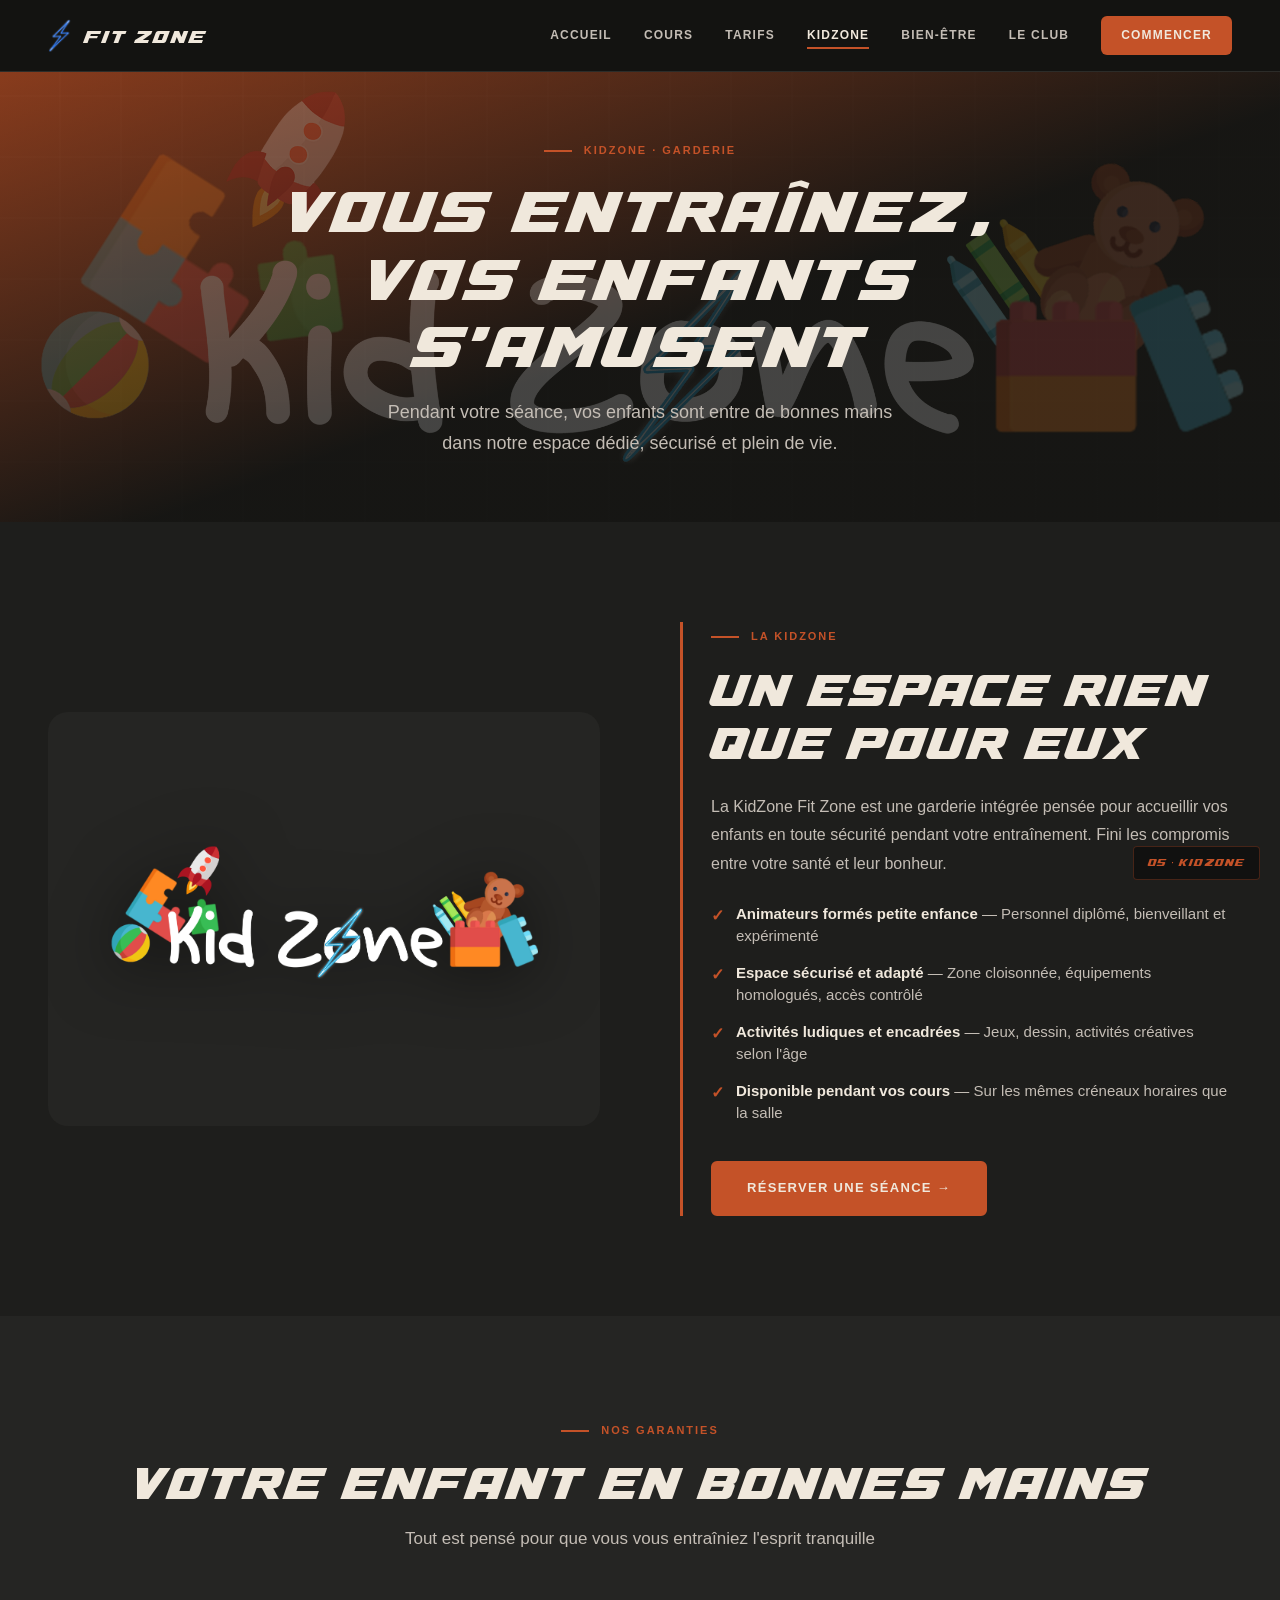
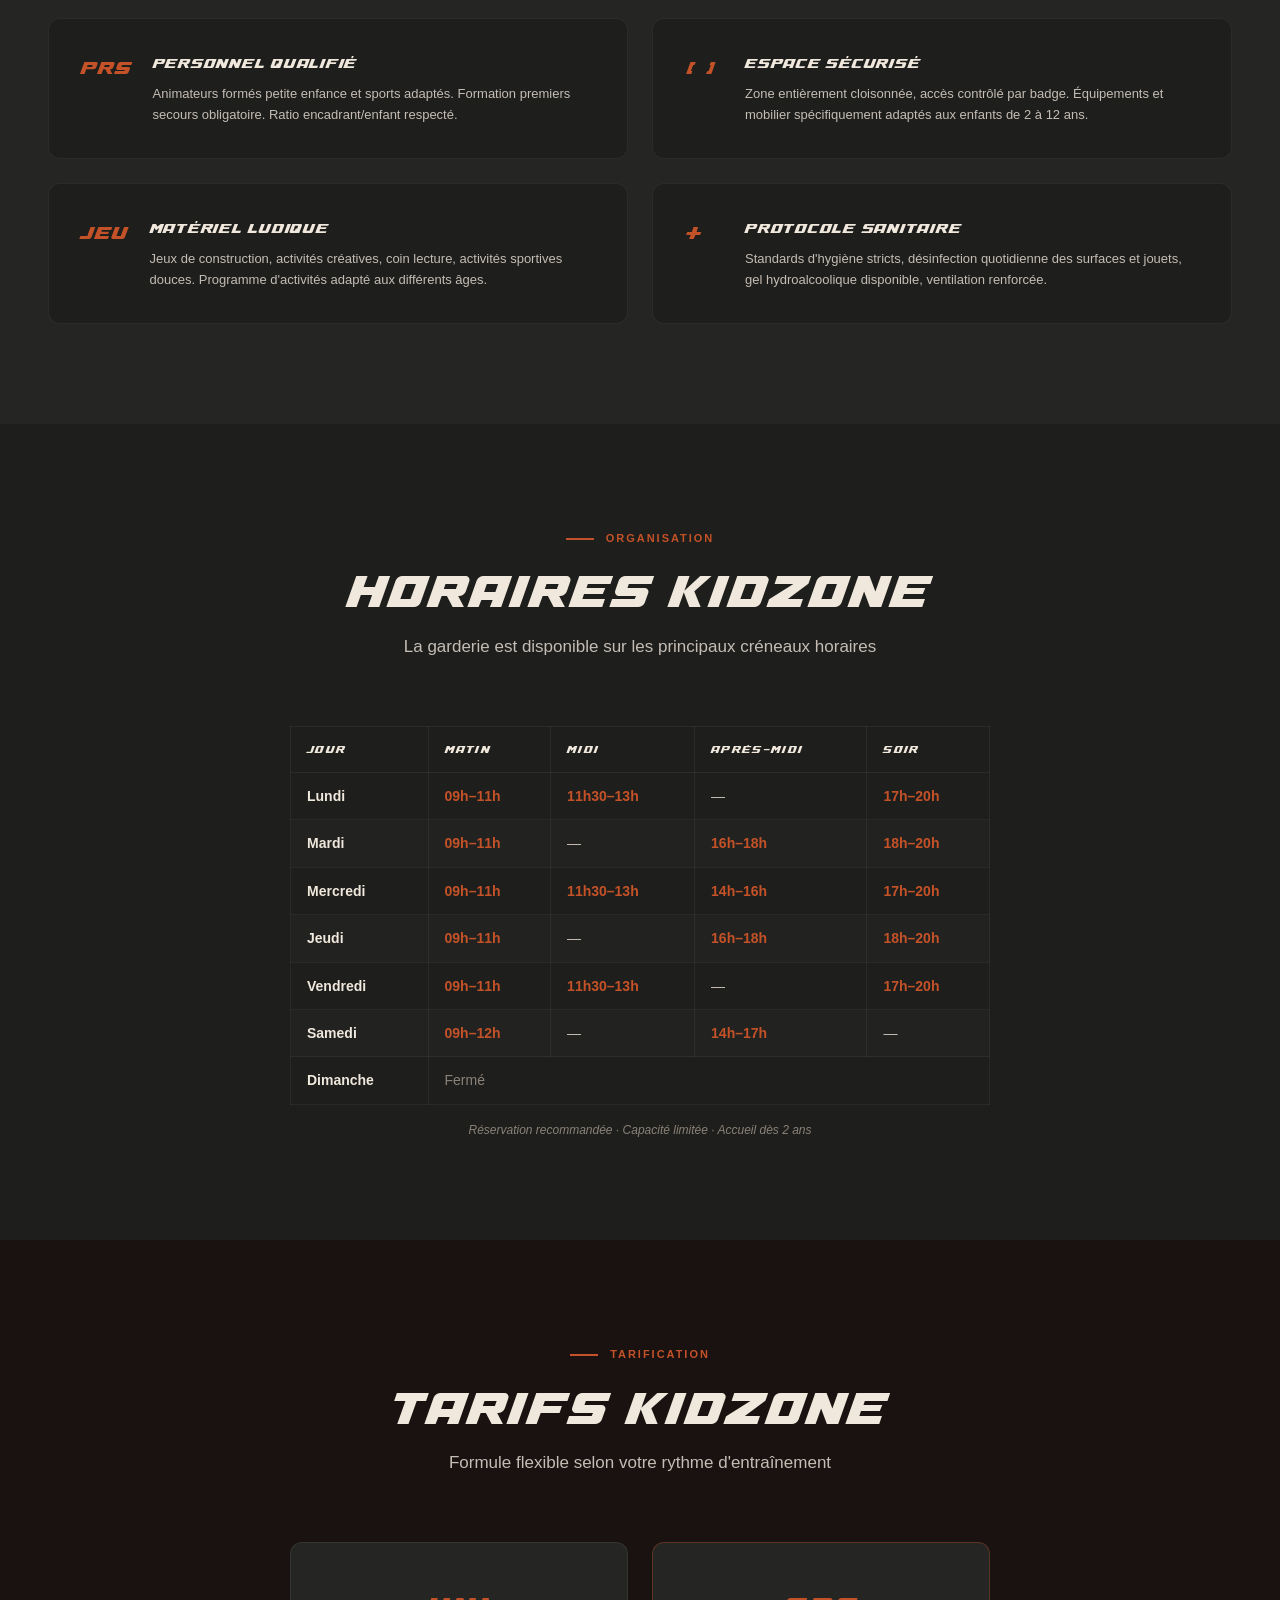
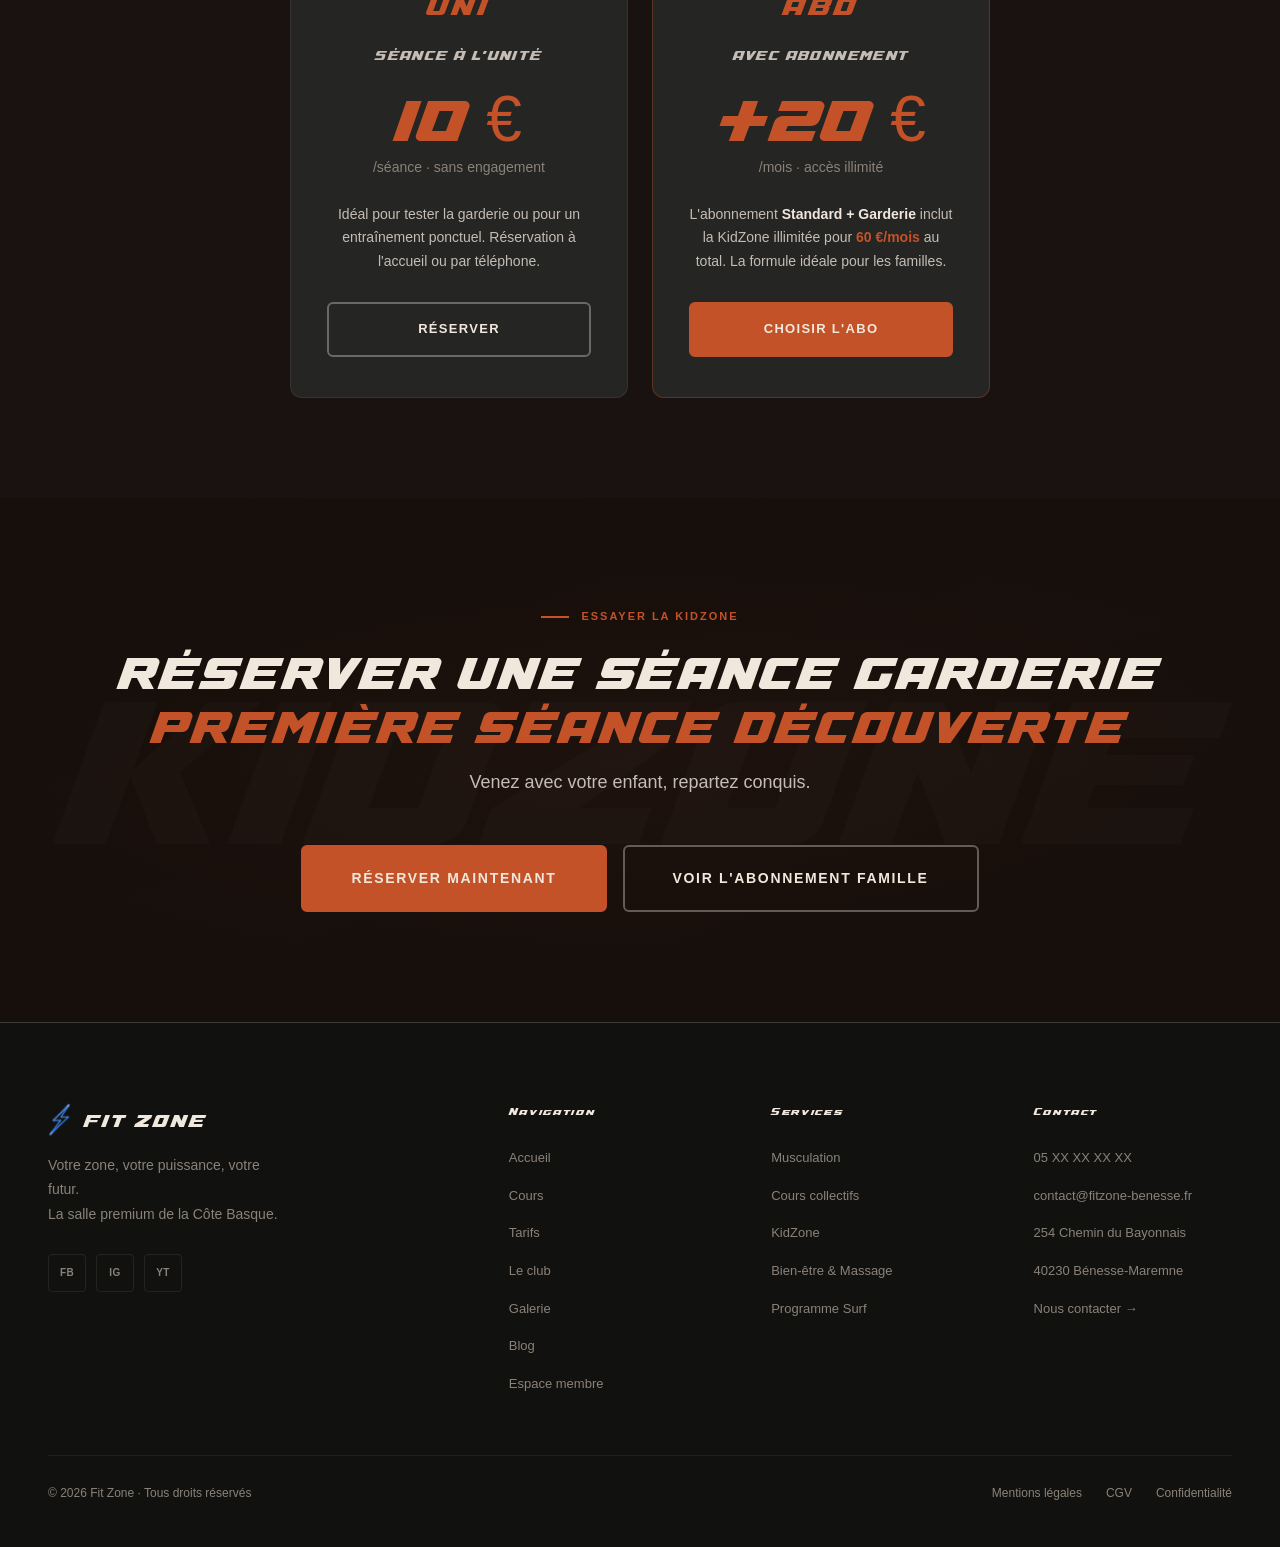
<file: 05-kidzone.html>
<!DOCTYPE html>
<html lang="fr">

<head>
  <meta charset="UTF-8">
  <meta name="viewport" content="width=device-width, initial-scale=1.0">
  <title>Fit Zone — KidZone Garderie</title>
  <link rel="stylesheet" href="style.css">
  <link rel="icon" href="favicon.ico">
  <style>
    .hero-kidzone {
      background:
        linear-gradient(160deg, rgba(196, 82, 40, 0.65) 0%, rgba(22, 22, 20, 0.88) 55%, rgba(22, 22, 20, 0.95) 100%),
        repeating-linear-gradient(90deg, transparent 0px, transparent 59px, rgba(255, 255, 255, 0.025) 59px, rgba(255, 255, 255, 0.025) 61px),
        repeating-linear-gradient(0deg, transparent 0px, transparent 59px, rgba(255, 255, 255, 0.025) 59px, rgba(255, 255, 255, 0.025) 61px),
        linear-gradient(170deg, #1a1208 0%, #161614 100%);
      position: relative;
    }

    .hero-kidzone-bg {
      position: absolute;
      inset: 0;
      display: flex;
      align-items: center;
      justify-content: center;
      overflow: hidden;
    }

    .hero-kidzone-img {
      width: 100%;
      height: 100%;
      object-fit: cover;
      object-position: center;
      opacity: 0.20;
    }

    .section-header-centered {
      text-align: center;
      margin-bottom: 64px;
    }

    .reassurance-4grid {
      display: grid;
      grid-template-columns: repeat(2, 1fr);
      gap: 24px;
    }

    .reassurance-card {
      background: var(--anthracite);
      border: 1px solid rgba(255, 255, 255, 0.06);
      border-radius: var(--radius-lg);
      padding: 32px;
      display: flex;
      gap: 20px;
      align-items: flex-start;
    }

    .reassurance-icon {
      font-family: var(--font-display);
      font-size: 20px;
      letter-spacing: 0.06em;
      color: var(--terracotta);
      flex-shrink: 0;
      min-width: 40px;
    }

    .reassurance-title {
      font-family: var(--font-display);
      font-size: 15px;
      color: var(--creme);
      margin-bottom: 8px;
      letter-spacing: 0.05em;
    }

    .reassurance-desc {
      font-size: 13px;
      color: var(--beige);
      line-height: 1.65;
    }

    .horaires-table {
      width: 100%;
      border-collapse: collapse;
      font-size: 14px;
    }

    .horaires-table thead th {
      background: var(--anthracite);
      padding: 14px 16px;
      text-align: left;
      font-family: var(--font-display);
      font-size: 11px;
      letter-spacing: 0.12em;
      color: var(--creme);
      border: 1px solid rgba(255, 255, 255, 0.06);
    }

    .horaires-table td {
      padding: 12px 16px;
      border: 1px solid rgba(255, 255, 255, 0.05);
      color: var(--beige);
    }

    .horaires-table tr:nth-child(even) td {
      background: rgba(255, 255, 255, 0.02);
    }

    .horaires-table .creneaux {
      color: var(--terracotta);
      font-weight: 600;
    }

    .tarifs-2col {
      display: grid;
      grid-template-columns: 1fr 1fr;
      gap: 24px;
    }

    .tarif-bloc {
      background: var(--anthracite-md);
      border: 1px solid rgba(255, 255, 255, 0.07);
      border-radius: var(--radius-lg);
      padding: 40px 36px;
      text-align: center;
    }

    /* Wrapper scrollable pour la grille horaires */
    .horaires-wrap {
      overflow-x: auto;
      -webkit-overflow-scrolling: touch;
    }

    @media (max-width: 810px) {
      .reassurance-4grid {
        grid-template-columns: 1fr;
      }

      .tarifs-2col {
        grid-template-columns: 1fr;
      }

      .horaires-table {
        font-size: 13px;
        min-width: 480px;
      }

      .horaires-table thead th,
      .horaires-table td {
        padding: 10px 12px;
      }
    }

    @media (max-width: 480px) {
      .reassurance-card {
        padding: 24px 20px;
      }

      .tarif-bloc {
        padding: 32px 24px;
      }
    }
  </style>
</head>

<body>

  <!-- HEADER -->
  <header class="header">
    <div class="container header-inner">
      <div class="logo">
        <img src="./assets/Eclair_PNG.png" alt="Fit Zone" style="height:34px;">
        <span class="logo-text">FIT ZONE</span>
      </div>
      <nav class="nav">
        <a href="index.html">Accueil</a>
        <a href="04-cours.html">Cours</a>
        <a href="03-tarifs.html">Tarifs</a>
        <a href="05-kidzone.html" class="active">KidZone</a>
        <a href="06-bien-etre.html">Bien-être</a>
        <a href="02-le-club.html">Le club</a>
        <a href="09-contact.html" class="nav-cta">Commencer</a>
      </nav>
    </div>
  </header>

  <!-- HERO -->
  <section class="hero hero-50 hero-kidzone">
    <div class="hero-kidzone-bg">
      <img src="./assets/KidZone PNG.png" alt="KidZone" class="hero-kidzone-img">
    </div>
    <div class="hero-content" style="position:relative;z-index:2;">
      <span class="eyebrow">KIDZONE · GARDERIE</span>
      <h1 class="display display-lg" style="color:var(--creme);margin-bottom:20px;white-space:pre-line;">VOUS ENTRAÎNEZ,
        VOS ENFANTS S'AMUSENT</h1>
      <p style="font-size:18px;color:var(--beige);line-height:1.7;max-width:540px;margin:0 auto;">
        Pendant votre séance, vos enfants sont entre de bonnes mains dans notre espace dédié, sécurisé et plein de vie.
      </p>
    </div>
  </section>

  <!-- LA KIDZONE SPLIT -->
  <section class="section" style="background:var(--anthracite);">
    <div class="container">
      <div class="split">
        <div
          style="border-radius:var(--radius-xl);overflow:hidden;background:var(--anthracite-md);display:flex;align-items:center;justify-content:center;aspect-ratio:4/3;padding:24px;">
          <img src="./assets/KidZone PNG.png" alt="KidZone Fit Zone"
            style="max-width:90%;height:auto;filter:drop-shadow(0 8px 32px rgba(0,0,0,0.5));border-radius:var(--radius-lg);">
        </div>
        <div class="split-text-accent">
          <span class="eyebrow">La KidZone</span>
          <h2 class="section-title" style="margin-bottom:24px;">UN ESPACE RIEN QUE POUR EUX</h2>
          <p style="color:var(--beige);font-size:16px;line-height:1.8;margin-bottom:24px;">
            La KidZone Fit Zone est une garderie intégrée pensée pour accueillir vos enfants en toute sécurité pendant
            votre entraînement. Fini les compromis entre votre santé et leur bonheur.
          </p>
          <ul style="list-style:none;display:flex;flex-direction:column;gap:14px;margin-bottom:36px;">
            <li style="display:flex;align-items:flex-start;gap:12px;color:var(--beige);font-size:15px;line-height:1.5;">
              <span
                style="color:var(--terracotta);font-size:16px;font-weight:800;flex-shrink:0;margin-top:1px;">✓</span>
              <span><strong style="color:var(--creme);">Animateurs formés petite enfance</strong> — Personnel diplômé,
                bienveillant et
                expérimenté</span>
            </li>
            <li style="display:flex;align-items:flex-start;gap:12px;color:var(--beige);font-size:15px;line-height:1.5;">
              <span
                style="color:var(--terracotta);font-size:16px;font-weight:800;flex-shrink:0;margin-top:1px;">✓</span>
              <span><strong style="color:var(--creme);">Espace sécurisé et adapté</strong> — Zone cloisonnée,
                équipements homologués, accès
                contrôlé</span>
            </li>
            <li style="display:flex;align-items:flex-start;gap:12px;color:var(--beige);font-size:15px;line-height:1.5;">
              <span
                style="color:var(--terracotta);font-size:16px;font-weight:800;flex-shrink:0;margin-top:1px;">✓</span>
              <span><strong style="color:var(--creme);">Activités ludiques et encadrées</strong> — Jeux, dessin,
                activités créatives selon
                l'âge</span>
            </li>
            <li style="display:flex;align-items:flex-start;gap:12px;color:var(--beige);font-size:15px;line-height:1.5;">
              <span
                style="color:var(--terracotta);font-size:16px;font-weight:800;flex-shrink:0;margin-top:1px;">✓</span>
              <span><strong style="color:var(--creme);">Disponible pendant vos cours</strong> — Sur les mêmes créneaux
                horaires que la salle</span>
            </li>
          </ul>
          <a href="09-contact.html" class="btn btn-primary">RÉSERVER UNE SÉANCE →</a>
        </div>
      </div>
    </div>
  </section>

  <!-- RÉASSURANCE 4 POINTS -->
  <section class="section" style="background:var(--anthracite-md);">
    <div class="container">
      <div class="section-header-centered">
        <span class="eyebrow">Nos garanties</span>
        <h2 class="section-title">VOTRE ENFANT EN BONNES MAINS</h2>
        <p class="section-subtitle" style="margin:0 auto;">Tout est pensé pour que vous vous entraîniez l'esprit
          tranquille</p>
      </div>
      <div class="reassurance-4grid">
        <div class="reassurance-card">
          <div class="reassurance-icon">PRS</div>
          <div>
            <div class="reassurance-title">PERSONNEL QUALIFIÉ</div>
            <p class="reassurance-desc">Animateurs formés petite enfance et sports adaptés. Formation premiers secours
              obligatoire. Ratio encadrant/enfant respecté.</p>
          </div>
        </div>
        <div class="reassurance-card">
          <div class="reassurance-icon">[ ]</div>
          <div>
            <div class="reassurance-title">ESPACE SÉCURISÉ</div>
            <p class="reassurance-desc">Zone entièrement cloisonnée, accès contrôlé par badge. Équipements et mobilier
              spécifiquement adaptés aux enfants de 2 à 12 ans.</p>
          </div>
        </div>
        <div class="reassurance-card">
          <div class="reassurance-icon">JEU</div>
          <div>
            <div class="reassurance-title">MATÉRIEL LUDIQUE</div>
            <p class="reassurance-desc">Jeux de construction, activités créatives, coin lecture, activités sportives
              douces. Programme d'activités adapté aux différents âges.</p>
          </div>
        </div>
        <div class="reassurance-card">
          <div class="reassurance-icon">+</div>
          <div>
            <div class="reassurance-title">PROTOCOLE SANITAIRE</div>
            <p class="reassurance-desc">Standards d'hygiène stricts, désinfection quotidienne des surfaces et jouets,
              gel hydroalcoolique disponible, ventilation renforcée.</p>
          </div>
        </div>
      </div>
    </div>
  </section>

  <!-- HORAIRES -->
  <section class="section" style="background:var(--anthracite);">
    <div class="container">
      <div class="section-header-centered">
        <span class="eyebrow">Organisation</span>
        <h2 class="section-title">HORAIRES KIDZONE</h2>
        <p class="section-subtitle" style="margin:0 auto;">La garderie est disponible sur les principaux créneaux
          horaires</p>
      </div>
      <div style="max-width:700px;margin:0 auto;">
        <div class="horaires-wrap">
          <table class="horaires-table">
            <thead>
              <tr>
                <th>JOUR</th>
                <th>MATIN</th>
                <th>MIDI</th>
                <th>APRÈS-MIDI</th>
                <th>SOIR</th>
              </tr>
            </thead>
            <tbody>
              <tr>
                <td style="font-weight:700;color:var(--creme);">Lundi</td>
                <td class="creneaux">09h–11h</td>
                <td class="creneaux">11h30–13h</td>
                <td>—</td>
                <td class="creneaux">17h–20h</td>
              </tr>
              <tr>
                <td style="font-weight:700;color:var(--creme);">Mardi</td>
                <td class="creneaux">09h–11h</td>
                <td>—</td>
                <td class="creneaux">16h–18h</td>
                <td class="creneaux">18h–20h</td>
              </tr>
              <tr>
                <td style="font-weight:700;color:var(--creme);">Mercredi</td>
                <td class="creneaux">09h–11h</td>
                <td class="creneaux">11h30–13h</td>
                <td class="creneaux">14h–16h</td>
                <td class="creneaux">17h–20h</td>
              </tr>
              <tr>
                <td style="font-weight:700;color:var(--creme);">Jeudi</td>
                <td class="creneaux">09h–11h</td>
                <td>—</td>
                <td class="creneaux">16h–18h</td>
                <td class="creneaux">18h–20h</td>
              </tr>
              <tr>
                <td style="font-weight:700;color:var(--creme);">Vendredi</td>
                <td class="creneaux">09h–11h</td>
                <td class="creneaux">11h30–13h</td>
                <td>—</td>
                <td class="creneaux">17h–20h</td>
              </tr>
              <tr>
                <td style="font-weight:700;color:var(--creme);">Samedi</td>
                <td class="creneaux">09h–12h</td>
                <td>—</td>
                <td class="creneaux">14h–17h</td>
                <td>—</td>
              </tr>
              <tr>
                <td style="font-weight:700;color:var(--creme);">Dimanche</td>
                <td style="color:var(--grege);" colspan="4">Fermé</td>
              </tr>
            </tbody>
          </table>
        </div>
        <p style="color:var(--grege);font-size:12px;margin-top:16px;font-style:italic;text-align:center;">
          Réservation recommandée · Capacité limitée · Accueil dès 2 ans
        </p>
      </div>
    </div>
  </section>

  <!-- TARIFS KIDZONE -->
  <section class="section" style="background:var(--brun-noir);">
    <div class="container">
      <div class="section-header-centered">
        <span class="eyebrow">Tarification</span>
        <h2 class="section-title">TARIFS KIDZONE</h2>
        <p class="section-subtitle" style="margin:0 auto;">Formule flexible selon votre rythme d'entraînement</p>
      </div>
      <div class="tarifs-2col" style="max-width:700px;margin:0 auto;">
        <div class="tarif-bloc">
          <div
            style="font-family:var(--font-display);font-size:28px;color:var(--terracotta);margin-bottom:16px;letter-spacing:0.1em;">
            UNI</div>
          <div
            style="font-family:var(--font-display);font-size:14px;letter-spacing:0.1em;color:var(--beige);margin-bottom:20px;">
            SÉANCE À L'UNITÉ</div>
          <div
            style="font-family:var(--font-display);font-size:64px;color:var(--terracotta);line-height:1;margin-bottom:6px;">
            10 €</div>
          <div style="font-size:14px;color:var(--grege);margin-bottom:24px;">/séance · sans engagement</div>
          <p style="font-size:14px;color:var(--beige);line-height:1.7;margin-bottom:28px;">Idéal pour tester la garderie
            ou pour un entraînement ponctuel. Réservation à l'accueil ou par téléphone.</p>
          <a href="09-contact.html" class="btn btn-outline" style="width:100%;justify-content:center;">RÉSERVER</a>
        </div>
        <div class="tarif-bloc" style="border-color:rgba(196,82,40,0.35);">
          <div
            style="font-family:var(--font-display);font-size:28px;color:var(--terracotta);margin-bottom:16px;letter-spacing:0.1em;">
            ABO</div>
          <div
            style="font-family:var(--font-display);font-size:14px;letter-spacing:0.1em;color:var(--beige);margin-bottom:20px;">
            AVEC ABONNEMENT</div>
          <div
            style="font-family:var(--font-display);font-size:64px;color:var(--terracotta);line-height:1;margin-bottom:6px;">
            +20 €</div>
          <div style="font-size:14px;color:var(--grege);margin-bottom:24px;">/mois · accès illimité</div>
          <p style="font-size:14px;color:var(--beige);line-height:1.7;margin-bottom:28px;">L'abonnement <strong
              style="color:var(--creme);">Standard + Garderie</strong> inclut la KidZone illimitée pour <strong
              style="color:var(--terracotta);">60 €/mois</strong> au total. La formule idéale pour les familles.</p>
          <a href="03-tarifs.html" class="btn btn-primary" style="width:100%;justify-content:center;">CHOISIR L'ABO</a>
        </div>
      </div>
    </div>
  </section>

  <!-- CTA BAND -->
  <section class="cta-band" style="background:var(--brun-noir);">
    <div class="mur-texte-watermark">KIDZONE</div>
    <div class="container" style="position:relative;z-index:1;">
      <span class="eyebrow" style="display:block;text-align:center;margin-bottom:20px;">Essayer la KidZone</span>
      <h2 class="section-title" style="margin-bottom:16px;">RÉSERVER UNE SÉANCE GARDERIE<br><span
          style="color:var(--terracotta);">PREMIÈRE SÉANCE DÉCOUVERTE</span></h2>
      <p class="cta-subtitle">Venez avec votre enfant, repartez conquis.</p>
      <div class="cta-actions">
        <a href="09-contact.html" class="btn btn-primary btn-xl">RÉSERVER MAINTENANT</a>
        <a href="03-tarifs.html" class="btn btn-outline btn-xl">Voir l'abonnement famille</a>
      </div>
    </div>
  </section>

  <!-- FOOTER -->
  <footer class="footer">
    <div class="container">
      <div class="footer-grid">
        <div class="footer-brand">
          <div class="logo">
            <img src="./assets/Eclair_PNG.png" alt="Fit Zone" style="height:34px;">
            <span class="logo-text">FIT ZONE</span>
          </div>
          <p>Votre zone, votre puissance, votre futur.<br>La salle premium de la Côte Basque.</p>
          <div class="footer-socials">
            <a href="#" class="social-icon" style="font-size:10px;font-weight:800;letter-spacing:0.04em;">FB</a>
            <a href="#" class="social-icon" style="font-size:10px;font-weight:800;letter-spacing:0.04em;">IG</a>
            <a href="#" class="social-icon" style="font-size:10px;font-weight:800;letter-spacing:0.04em;">YT</a>
          </div>
        </div>
        <div class="footer-col">
          <h4>Navigation</h4>
          <ul>
            <li><a href="index.html">Accueil</a></li>
            <li><a href="04-cours.html">Cours</a></li>
            <li><a href="03-tarifs.html">Tarifs</a></li>
            <li><a href="02-le-club.html">Le club</a></li>
            <li><a href="07-galerie.html">Galerie</a></li>
            <li><a href="08-blog.html">Blog</a></li>
            <li><a href="10-espace-membre.html">Espace membre</a></li>
          </ul>
        </div>
        <div class="footer-col">
          <h4>Services</h4>
          <ul>
            <li><a href="02-le-club.html">Musculation</a></li>
            <li><a href="04-cours.html">Cours collectifs</a></li>
            <li><a href="05-kidzone.html">KidZone</a></li>
            <li><a href="06-bien-etre.html">Bien-être &amp; Massage</a></li>
            <li><a href="04-cours.html">Programme Surf</a></li>
          </ul>
        </div>
        <div class="footer-col">
          <h4>Contact</h4>
          <ul>
            <li><a href="#">05 XX XX XX XX</a></li>
            <li><a href="#">contact@fitzone-benesse.fr</a></li>
            <li><a href="#">254 Chemin du Bayonnais</a></li>
            <li><a href="#">40230 Bénesse-Maremne</a></li>
            <li><a href="09-contact.html">Nous contacter →</a></li>
          </ul>
        </div>
      </div>
      <div class="footer-bottom">
        <p>© 2026 Fit Zone · Tous droits réservés</p>
        <div style="display:flex;gap:24px;">
          <a href="11-mentions-legales.html">Mentions légales</a>
          <a href="11-mentions-legales.html">CGV</a>
          <a href="11-mentions-legales.html">Confidentialité</a>
        </div>
      </div>
    </div>
  </footer>

  <div class="page-indicator">05 · KIDZONE</div>
  <script src="responsive.js"></script>
</body>

</html>
</file>
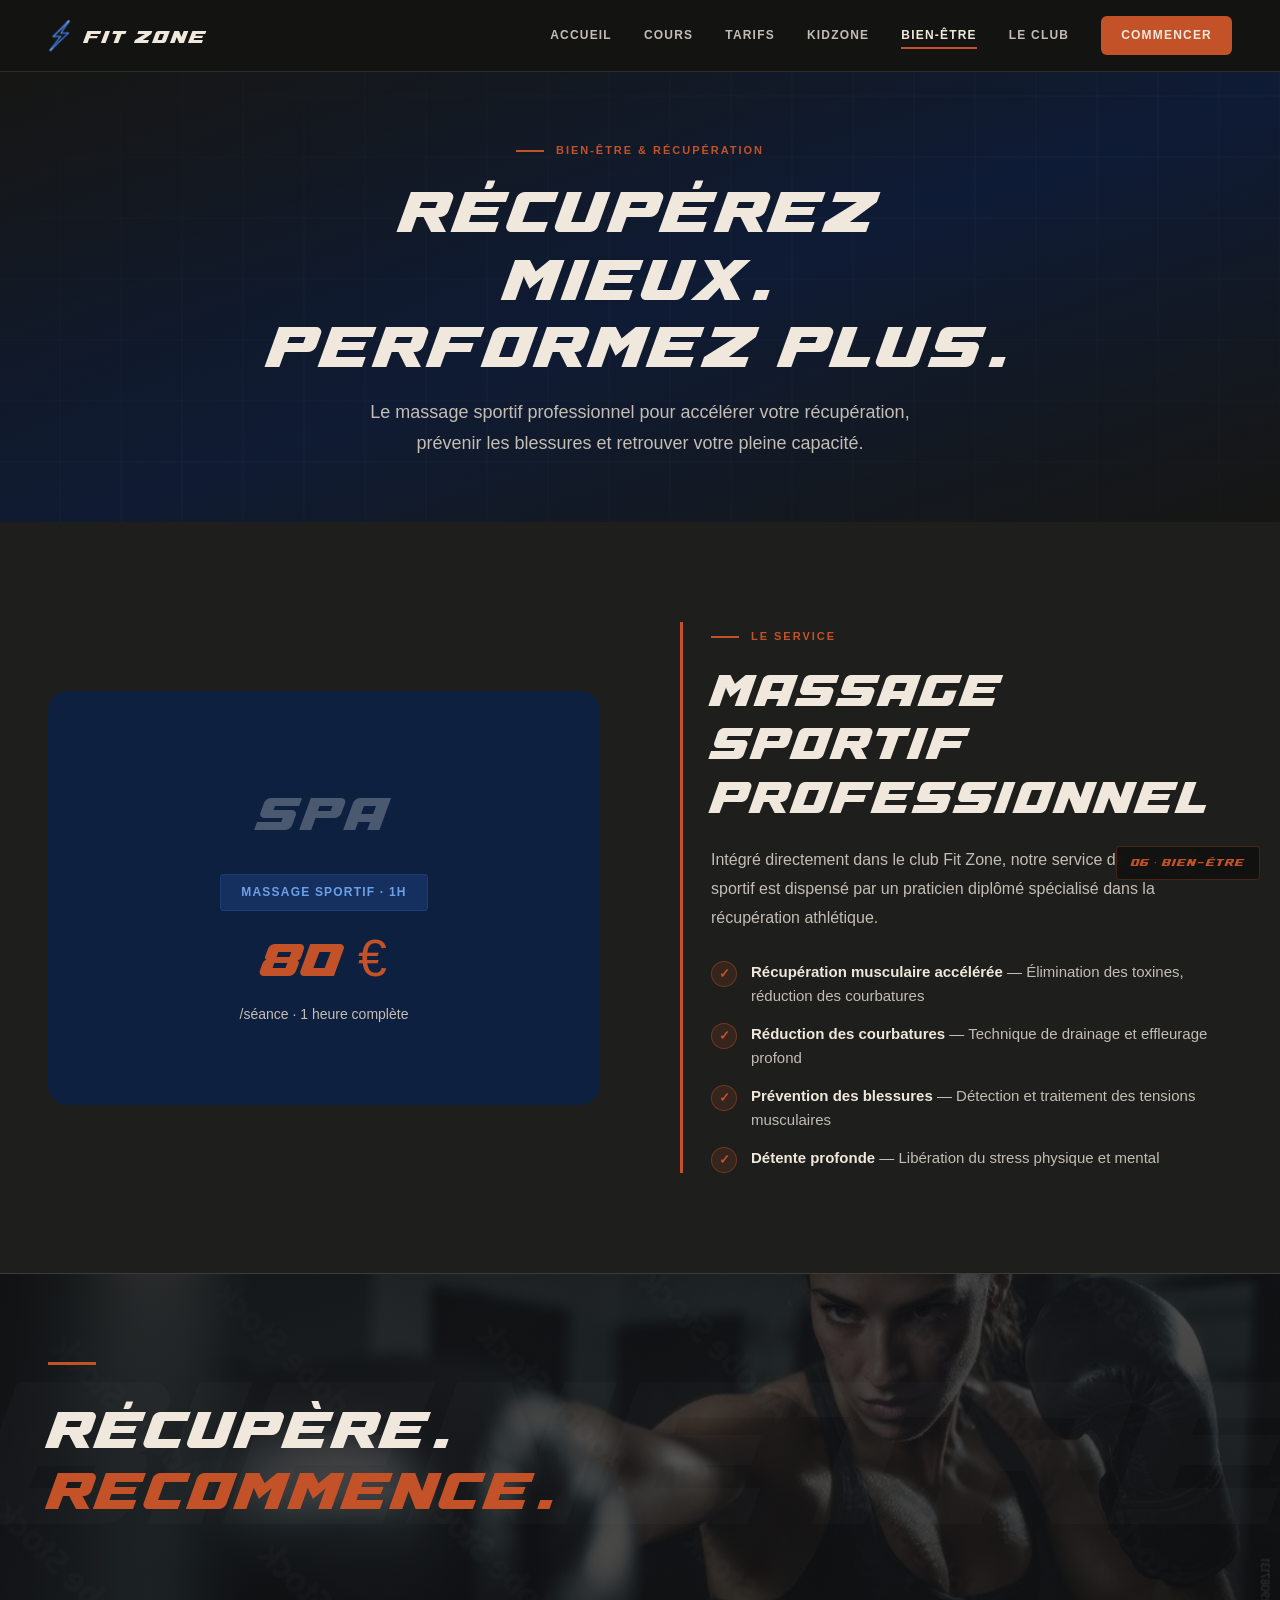
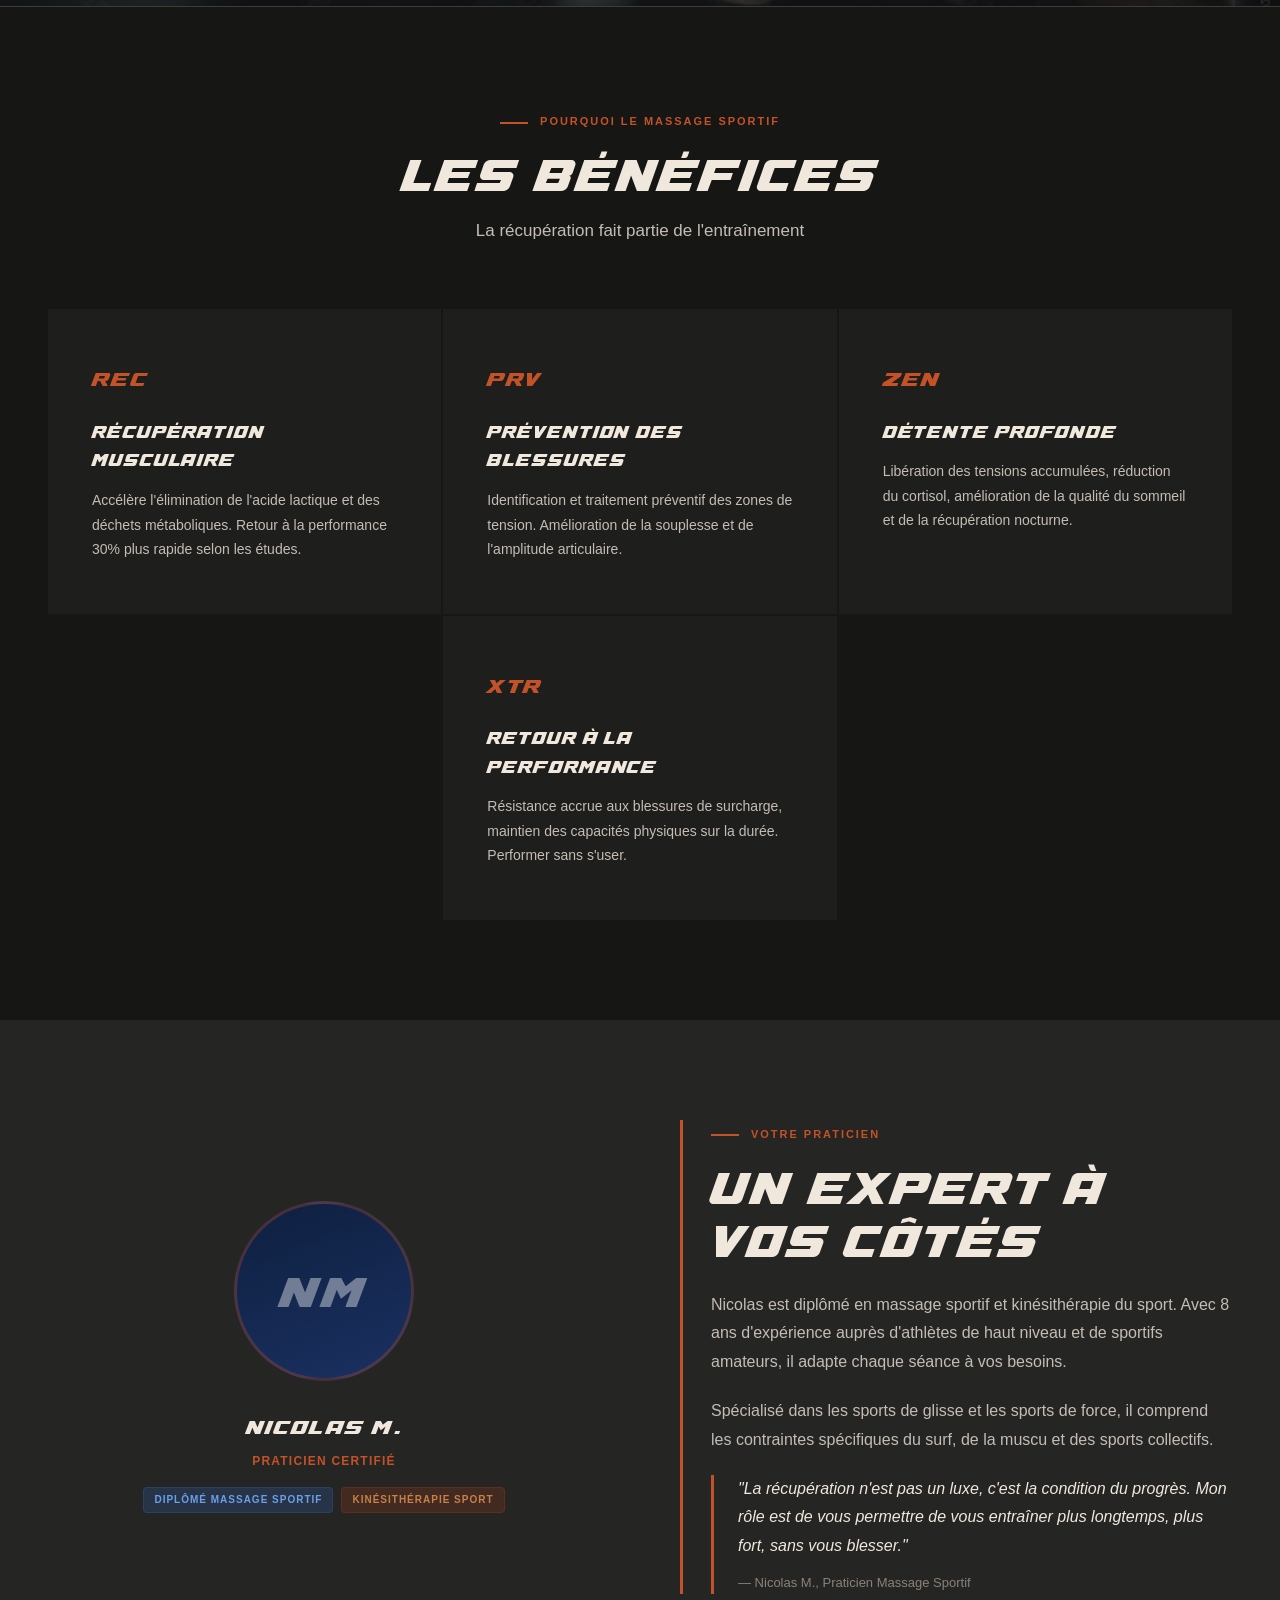
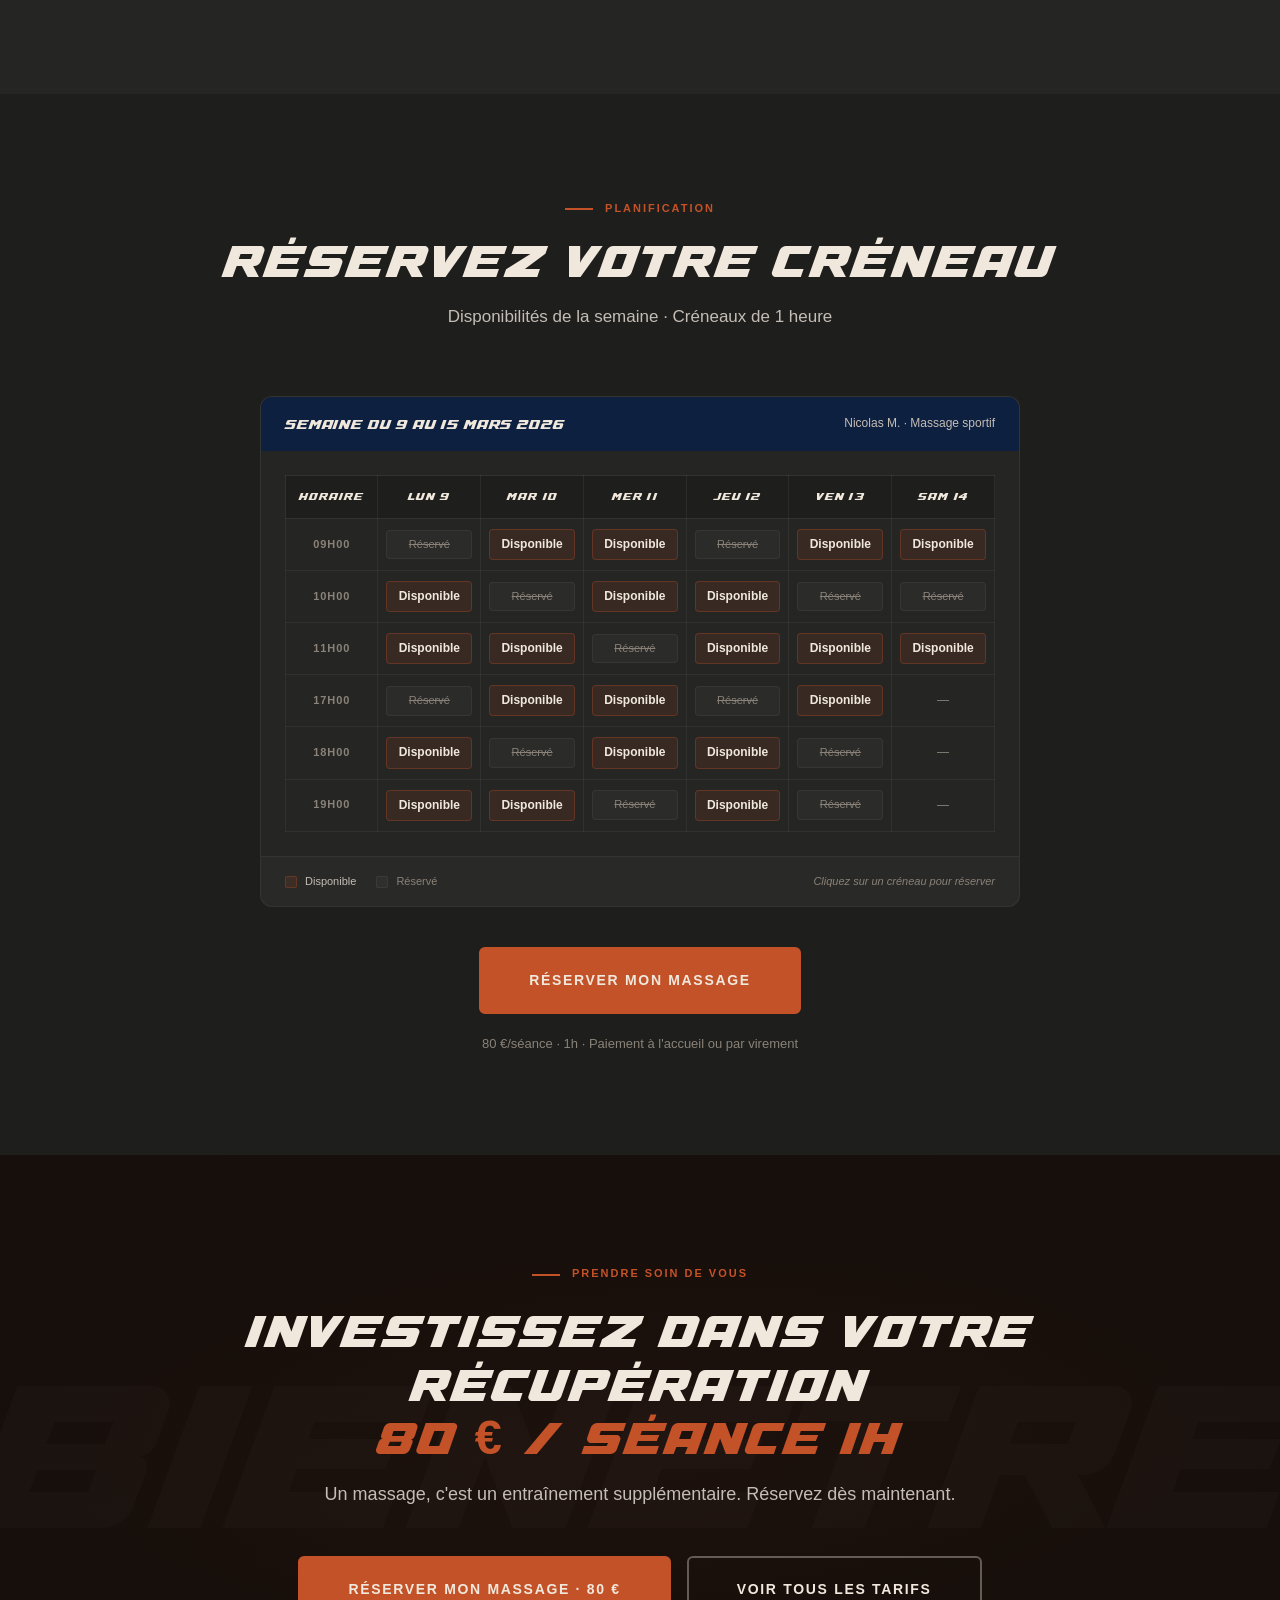
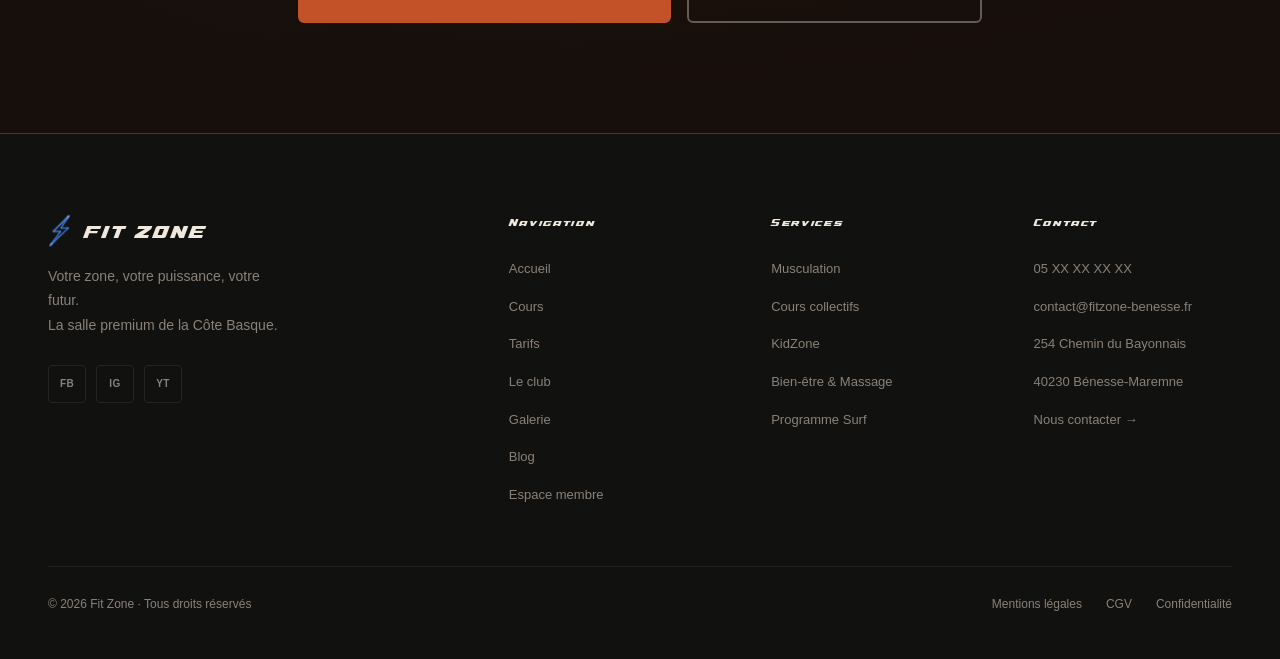
<file: 06-bien-etre.html>
<!DOCTYPE html>
<html lang="fr">

<head>
  <meta charset="UTF-8">
  <meta name="viewport" content="width=device-width, initial-scale=1.0">
  <title>Fit Zone — Massages & Bien-être</title>
  <link rel="stylesheet" href="style.css">
  <link rel="icon" href="favicon.ico">
  <style>
    .hero-bienetre {
      background:
        linear-gradient(160deg, rgba(22, 22, 20, 0.95) 0%, rgba(14, 32, 64, 0.58) 52%, rgba(22, 22, 20, 0.92) 100%),
        repeating-linear-gradient(90deg, transparent 0px, transparent 59px, rgba(255, 255, 255, 0.03) 59px, rgba(255, 255, 255, 0.03) 61px),
        repeating-linear-gradient(0deg, transparent 0px, transparent 59px, rgba(255, 255, 255, 0.03) 59px, rgba(255, 255, 255, 0.03) 61px),
        linear-gradient(170deg, #171716 0%, #0e1428 42%, #161614 100%);
    }

    .section-header-centered {
      text-align: center;
      margin-bottom: 64px;
    }

    .benefices-list {
      list-style: none;
      display: flex;
      flex-direction: column;
      gap: 14px;
    }

    .benefices-list li {
      display: flex;
      align-items: flex-start;
      gap: 14px;
      font-size: 15px;
      color: var(--beige);
      line-height: 1.6;
    }

    .benefices-list li .check {
      width: 26px;
      height: 26px;
      border-radius: 50%;
      background: rgba(196, 82, 40, 0.15);
      border: 1px solid rgba(196, 82, 40, 0.4);
      display: flex;
      align-items: center;
      justify-content: center;
      color: var(--terracotta);
      font-weight: 800;
      font-size: 13px;
      flex-shrink: 0;
      margin-top: 1px;
    }

    .praticien-visual {
      width: 180px;
      height: 180px;
      border-radius: 50%;
      background: linear-gradient(160deg, var(--navy), #1a3060);
      display: flex;
      align-items: center;
      justify-content: center;
      font-family: var(--font-display);
      font-size: 48px;
      letter-spacing: 0.06em;
      color: rgba(255, 255, 255, 0.4);
      border: 3px solid rgba(196, 82, 40, 0.3);
      margin: 0 auto 28px;
    }

    .calendrier-table {
      width: 100%;
      border-collapse: collapse;
      font-size: 13px;
    }

    .calendrier-table thead th {
      background: var(--anthracite);
      padding: 12px 10px;
      text-align: center;
      font-family: var(--font-display);
      font-size: 11px;
      letter-spacing: 0.1em;
      color: var(--creme);
      border: 1px solid rgba(255, 255, 255, 0.06);
    }

    .calendrier-table td {
      padding: 10px 8px;
      border: 1px solid rgba(255, 255, 255, 0.05);
      text-align: center;
      font-size: 12px;
      color: var(--grege);
      min-width: 80px;
    }

    .slot-dispo {
      background: rgba(196, 82, 40, 0.12);
      border: 1px solid rgba(196, 82, 40, 0.3);
      border-radius: 4px;
      padding: 5px 8px;
      color: var(--creme);
      font-weight: 600;
      cursor: pointer;
      transition: background var(--transition);
    }

    .slot-dispo:hover {
      background: rgba(196, 82, 40, 0.3);
    }

    .slot-pris {
      background: rgba(255, 255, 255, 0.03);
      border: 1px solid rgba(255, 255, 255, 0.05);
      border-radius: 4px;
      padding: 5px 8px;
      color: var(--grege);
      font-size: 11px;
      text-decoration: line-through;
    }

    @media (max-width: 810px) {

      /* Reset du grid-column inline sur la 4ème value-card */
      .value-card[style*="grid-column"] {
        grid-column: auto !important;
      }
    }
  </style>
</head>

<body>

  <!-- HEADER -->
  <header class="header">
    <div class="container header-inner">
      <div class="logo">
        <img src="./assets/Eclair_PNG.png" alt="Fit Zone" style="height:34px;">
        <span class="logo-text">FIT ZONE</span>
      </div>
      <nav class="nav">
        <a href="index.html">Accueil</a>
        <a href="04-cours.html">Cours</a>
        <a href="03-tarifs.html">Tarifs</a>
        <a href="05-kidzone.html">KidZone</a>
        <a href="06-bien-etre.html" class="active">Bien-être</a>
        <a href="02-le-club.html">Le club</a>
        <a href="09-contact.html" class="nav-cta">Commencer</a>
      </nav>
    </div>
  </header>

  <!-- HERO -->
  <section class="hero hero-50 hero-bienetre texture-metal">
    <div class="hero-content">
      <span class="eyebrow">BIEN-ÊTRE &amp; RÉCUPÉRATION</span>
      <h1 class="display display-lg" style="color:var(--creme);margin-bottom:20px;white-space:pre-line;">RÉCUPÉREZ
        MIEUX.
        PERFORMEZ PLUS.</h1>
      <p style="font-size:18px;color:var(--beige);line-height:1.7;max-width:560px;margin:0 auto;">
        Le massage sportif professionnel pour accélérer votre récupération, prévenir les blessures et retrouver votre
        pleine capacité.
      </p>
    </div>
  </section>

  <!-- LE SERVICE SPLIT -->
  <section class="section" style="background:var(--anthracite);">
    <div class="container">
      <div class="split">
        <div
          style="background:var(--navy);border-radius:var(--radius-xl);padding:48px 32px;display:flex;flex-direction:column;align-items:center;justify-content:center;text-align:center;gap:20px;aspect-ratio:4/3;">
          <div
            style="font-family:var(--font-display);font-size:52px;color:rgba(255,255,255,0.25);letter-spacing:0.06em;">
            SPA</div>
          <span class="badge badge-surf" style="font-size:12px;padding:8px 20px;">MASSAGE SPORTIF · 1H</span>
          <div style="font-family:var(--font-display);font-size:52px;color:var(--terracotta);line-height:1;">80 €</div>
          <div style="font-size:14px;color:var(--beige);">/séance · 1 heure complète</div>
        </div>
        <div class="split-text-accent">
          <span class="eyebrow">Le service</span>
          <h2 class="section-title" style="margin-bottom:24px;">MASSAGE SPORTIF PROFESSIONNEL</h2>
          <p style="color:var(--beige);font-size:16px;line-height:1.8;margin-bottom:28px;">
            Intégré directement dans le club Fit Zone, notre service de massage sportif est dispensé par un praticien
            diplômé spécialisé dans la récupération athlétique.
          </p>
          <ul class="benefices-list">
            <li>
              <span class="check">✓</span>
              <span><strong style="color:var(--creme);">Récupération musculaire accélérée</strong> — Élimination des
                toxines, réduction des
                courbatures</span>
            </li>
            <li>
              <span class="check">✓</span>
              <span><strong style="color:var(--creme);">Réduction des courbatures</strong> — Technique de drainage et
                effleurage profond</span>
            </li>
            <li>
              <span class="check">✓</span>
              <span><strong style="color:var(--creme);">Prévention des blessures</strong> — Détection et traitement des
                tensions musculaires</span>
            </li>
            <li>
              <span class="check">✓</span>
              <span><strong style="color:var(--creme);">Détente profonde</strong> — Libération du stress physique et
                mental</span>
            </li>
          </ul>
        </div>
      </div>
    </div>
  </section>

  <!-- CITATION MURALE -->
  <div class="section-mural">
    <div class="mur-texte-watermark">BIENETRE</div>
    <div class="container">
      <div class="citation-rule"></div>
      <p class="citation-murale">RÉCUPÈRE.<br><span class="accent">RECOMMENCE.</span></p>
    </div>
  </div>

  <!-- LES 4 BÉNÉFICES -->
  <section class="section" style="background:var(--beton);">
    <div class="container">
      <div class="section-header-centered">
        <span class="eyebrow">Pourquoi le massage sportif</span>
        <h2 class="section-title">LES BÉNÉFICES</h2>
        <p class="section-subtitle" style="margin:0 auto;">La récupération fait partie de l'entraînement</p>
      </div>
      <div class="values-grid">
        <div class="value-card">
          <span class="value-icon"
            style="font-family:var(--font-display);font-size:22px;letter-spacing:0.06em;color:var(--terracotta);">REC</span>
          <div class="value-title">RÉCUPÉRATION MUSCULAIRE</div>
          <p class="value-desc">Accélère l'élimination de l'acide lactique et des déchets métaboliques. Retour à la
            performance 30% plus rapide selon les études.</p>
        </div>
        <div class="value-card">
          <span class="value-icon"
            style="font-family:var(--font-display);font-size:22px;letter-spacing:0.06em;color:var(--terracotta);">PRV</span>
          <div class="value-title">PRÉVENTION DES BLESSURES</div>
          <p class="value-desc">Identification et traitement préventif des zones de tension. Amélioration de la
            souplesse et de l'amplitude articulaire.</p>
        </div>
        <div class="value-card">
          <span class="value-icon"
            style="font-family:var(--font-display);font-size:22px;letter-spacing:0.06em;color:var(--terracotta);">ZEN</span>
          <div class="value-title">DÉTENTE PROFONDE</div>
          <p class="value-desc">Libération des tensions accumulées, réduction du cortisol, amélioration de la qualité du
            sommeil et de la récupération nocturne.</p>
        </div>
        <div class="value-card" style="grid-column:2;">
          <span class="value-icon"
            style="font-family:var(--font-display);font-size:22px;letter-spacing:0.06em;color:var(--terracotta);">XTR</span>
          <div class="value-title">RETOUR À LA PERFORMANCE</div>
          <p class="value-desc">Résistance accrue aux blessures de surcharge, maintien des capacités physiques sur la
            durée. Performer sans s'user.</p>
        </div>
      </div>
    </div>
  </section>

  <!-- LE PRATICIEN -->
  <section class="section" style="background:var(--anthracite-md);">
    <div class="container">
      <div class="split">
        <div style="text-align:center;">
          <div class="praticien-visual">NM</div>
          <div
            style="font-family:var(--font-display);font-size:22px;color:var(--creme);margin-bottom:8px;letter-spacing:0.05em;">
            NICOLAS M.</div>
          <div
            style="color:var(--terracotta);font-size:12px;font-weight:700;letter-spacing:0.1em;text-transform:uppercase;margin-bottom:16px;">
            Praticien certifié</div>
          <div style="display:flex;gap:8px;justify-content:center;flex-wrap:wrap;">
            <span class="badge badge-surf">Diplômé Massage Sportif</span>
            <span class="badge badge-renfo">Kinésithérapie Sport</span>
          </div>
        </div>
        <div class="split-text-accent">
          <span class="eyebrow">Votre praticien</span>
          <h2 class="section-title" style="margin-bottom:24px;">UN EXPERT À VOS CÔTÉS</h2>
          <p style="color:var(--beige);font-size:16px;line-height:1.8;margin-bottom:20px;">
            Nicolas est diplômé en massage sportif et kinésithérapie du sport. Avec 8 ans d'expérience auprès d'athlètes
            de haut niveau et de sportifs amateurs, il adapte chaque séance à vos besoins.
          </p>
          <p style="color:var(--beige);font-size:16px;line-height:1.8;margin-bottom:20px;">
            Spécialisé dans les sports de glisse et les sports de force, il comprend les contraintes spécifiques du
            surf, de la muscu et des sports collectifs.
          </p>
          <blockquote style="border-left:3px solid var(--terracotta);padding-left:24px;margin:0;">
            <p style="color:var(--creme);font-size:16px;font-style:italic;line-height:1.8;">"La récupération n'est pas
              un luxe, c'est la condition du progrès. Mon rôle est de vous permettre de vous entraîner plus longtemps,
              plus fort, sans vous blesser."</p>
            <footer style="color:var(--grege);font-size:13px;margin-top:12px;">— Nicolas M., Praticien Massage Sportif
            </footer>
          </blockquote>
        </div>
      </div>
    </div>
  </section>

  <!-- RÉSERVATION CALENDRIER -->
  <section class="section" style="background:var(--anthracite);">
    <div class="container">
      <div class="section-header-centered">
        <span class="eyebrow">Planification</span>
        <h2 class="section-title">RÉSERVEZ VOTRE CRÉNEAU</h2>
        <p class="section-subtitle" style="margin:0 auto;">Disponibilités de la semaine · Créneaux de 1 heure</p>
      </div>

      <div
        style="max-width:760px;margin:0 auto 40px;background:var(--anthracite-md);border:1px solid rgba(255,255,255,0.07);border-radius:var(--radius-lg);overflow:hidden;">
        <!-- En-tête calendrier -->
        <div
          style="background:var(--navy);padding:16px 24px;display:flex;flex-wrap:wrap;gap:6px 16px;justify-content:space-between;align-items:center;">
          <span style="font-family:var(--font-display);font-size:14px;color:var(--creme);letter-spacing:0.06em;">SEMAINE
            DU 9 AU 15 MARS 2026</span>
          <span style="font-size:12px;color:var(--beige);">Nicolas M. · Massage sportif</span>
        </div>

        <div style="padding:24px;overflow-x:auto;">
          <table class="calendrier-table">
            <thead>
              <tr>
                <th>HORAIRE</th>
                <th>LUN 9</th>
                <th>MAR 10</th>
                <th>MER 11</th>
                <th>JEU 12</th>
                <th>VEN 13</th>
                <th>SAM 14</th>
              </tr>
            </thead>
            <tbody>
              <tr>
                <td style="font-weight:700;color:var(--grege);font-size:11px;letter-spacing:0.08em;">09H00</td>
                <td>
                  <div class="slot-pris">Réservé</div>
                </td>
                <td>
                  <div class="slot-dispo">Disponible</div>
                </td>
                <td>
                  <div class="slot-dispo">Disponible</div>
                </td>
                <td>
                  <div class="slot-pris">Réservé</div>
                </td>
                <td>
                  <div class="slot-dispo">Disponible</div>
                </td>
                <td>
                  <div class="slot-dispo">Disponible</div>
                </td>
              </tr>
              <tr>
                <td style="font-weight:700;color:var(--grege);font-size:11px;letter-spacing:0.08em;">10H00</td>
                <td>
                  <div class="slot-dispo">Disponible</div>
                </td>
                <td>
                  <div class="slot-pris">Réservé</div>
                </td>
                <td>
                  <div class="slot-dispo">Disponible</div>
                </td>
                <td>
                  <div class="slot-dispo">Disponible</div>
                </td>
                <td>
                  <div class="slot-pris">Réservé</div>
                </td>
                <td>
                  <div class="slot-pris">Réservé</div>
                </td>
              </tr>
              <tr>
                <td style="font-weight:700;color:var(--grege);font-size:11px;letter-spacing:0.08em;">11H00</td>
                <td>
                  <div class="slot-dispo">Disponible</div>
                </td>
                <td>
                  <div class="slot-dispo">Disponible</div>
                </td>
                <td>
                  <div class="slot-pris">Réservé</div>
                </td>
                <td>
                  <div class="slot-dispo">Disponible</div>
                </td>
                <td>
                  <div class="slot-dispo">Disponible</div>
                </td>
                <td>
                  <div class="slot-dispo">Disponible</div>
                </td>
              </tr>
              <tr>
                <td style="font-weight:700;color:var(--grege);font-size:11px;letter-spacing:0.08em;">17H00</td>
                <td>
                  <div class="slot-pris">Réservé</div>
                </td>
                <td>
                  <div class="slot-dispo">Disponible</div>
                </td>
                <td>
                  <div class="slot-dispo">Disponible</div>
                </td>
                <td>
                  <div class="slot-pris">Réservé</div>
                </td>
                <td>
                  <div class="slot-dispo">Disponible</div>
                </td>
                <td>—</td>
              </tr>
              <tr>
                <td style="font-weight:700;color:var(--grege);font-size:11px;letter-spacing:0.08em;">18H00</td>
                <td>
                  <div class="slot-dispo">Disponible</div>
                </td>
                <td>
                  <div class="slot-pris">Réservé</div>
                </td>
                <td>
                  <div class="slot-dispo">Disponible</div>
                </td>
                <td>
                  <div class="slot-dispo">Disponible</div>
                </td>
                <td>
                  <div class="slot-pris">Réservé</div>
                </td>
                <td>—</td>
              </tr>
              <tr>
                <td style="font-weight:700;color:var(--grege);font-size:11px;letter-spacing:0.08em;">19H00</td>
                <td>
                  <div class="slot-dispo">Disponible</div>
                </td>
                <td>
                  <div class="slot-dispo">Disponible</div>
                </td>
                <td>
                  <div class="slot-pris">Réservé</div>
                </td>
                <td>
                  <div class="slot-dispo">Disponible</div>
                </td>
                <td>
                  <div class="slot-pris">Réservé</div>
                </td>
                <td>—</td>
              </tr>
            </tbody>
          </table>
        </div>

        <div
          style="padding:16px 24px;background:rgba(255,255,255,0.02);border-top:1px solid rgba(255,255,255,0.05);display:flex;gap:20px;align-items:center;">
          <div style="display:flex;align-items:center;gap:8px;">
            <div
              style="width:12px;height:12px;background:rgba(196,82,40,0.12);border:1px solid rgba(196,82,40,0.3);border-radius:2px;">
            </div>
            <span style="font-size:11px;color:var(--beige);">Disponible</span>
          </div>
          <div style="display:flex;align-items:center;gap:8px;">
            <div
              style="width:12px;height:12px;background:rgba(255,255,255,0.03);border:1px solid rgba(255,255,255,0.05);border-radius:2px;">
            </div>
            <span style="font-size:11px;color:var(--grege);">Réservé</span>
          </div>
          <span style="font-size:11px;color:var(--grege);margin-left:auto;font-style:italic;">Cliquez sur un créneau
            pour réserver</span>
        </div>
      </div>

      <div style="text-align:center;">
        <a href="09-contact.html" class="btn btn-primary btn-xl">RÉSERVER MON MASSAGE</a>
        <div style="margin-top:16px;">
          <span style="font-size:13px;color:var(--grege);">80 €/séance · 1h · Paiement à l'accueil ou par
            virement</span>
        </div>
      </div>
    </div>
  </section>

  <!-- CTA BAND -->
  <section class="cta-band" style="background:var(--brun-noir);">
    <div class="mur-texte-watermark">BIENETRE</div>
    <div class="container" style="position:relative;z-index:1;">
      <span class="eyebrow" style="display:block;text-align:center;margin-bottom:20px;">Prendre soin de vous</span>
      <h2 class="section-title" style="margin-bottom:16px;">INVESTISSEZ DANS VOTRE RÉCUPÉRATION<br><span
          style="color:var(--terracotta);">80 € / SÉANCE 1H</span></h2>
      <p class="cta-subtitle">Un massage, c'est un entraînement supplémentaire. Réservez dès maintenant.</p>
      <div class="cta-actions">
        <a href="09-contact.html" class="btn btn-primary btn-xl">RÉSERVER MON MASSAGE · 80 €</a>
        <a href="03-tarifs.html" class="btn btn-outline btn-xl">Voir tous les tarifs</a>
      </div>
    </div>
  </section>

  <!-- FOOTER -->
  <footer class="footer">
    <div class="container">
      <div class="footer-grid">
        <div class="footer-brand">
          <div class="logo">
            <img src="./assets/Eclair_PNG.png" alt="Fit Zone" style="height:34px;">
            <span class="logo-text">FIT ZONE</span>
          </div>
          <p>Votre zone, votre puissance, votre futur.<br>La salle premium de la Côte Basque.</p>
          <div class="footer-socials">
            <a href="#" class="social-icon" style="font-size:10px;font-weight:800;letter-spacing:0.04em;">FB</a>
            <a href="#" class="social-icon" style="font-size:10px;font-weight:800;letter-spacing:0.04em;">IG</a>
            <a href="#" class="social-icon" style="font-size:10px;font-weight:800;letter-spacing:0.04em;">YT</a>
          </div>
        </div>
        <div class="footer-col">
          <h4>Navigation</h4>
          <ul>
            <li><a href="index.html">Accueil</a></li>
            <li><a href="04-cours.html">Cours</a></li>
            <li><a href="03-tarifs.html">Tarifs</a></li>
            <li><a href="02-le-club.html">Le club</a></li>
            <li><a href="07-galerie.html">Galerie</a></li>
            <li><a href="08-blog.html">Blog</a></li>
            <li><a href="10-espace-membre.html">Espace membre</a></li>
          </ul>
        </div>
        <div class="footer-col">
          <h4>Services</h4>
          <ul>
            <li><a href="02-le-club.html">Musculation</a></li>
            <li><a href="04-cours.html">Cours collectifs</a></li>
            <li><a href="05-kidzone.html">KidZone</a></li>
            <li><a href="06-bien-etre.html">Bien-être &amp; Massage</a></li>
            <li><a href="04-cours.html">Programme Surf</a></li>
          </ul>
        </div>
        <div class="footer-col">
          <h4>Contact</h4>
          <ul>
            <li><a href="#">05 XX XX XX XX</a></li>
            <li><a href="#">contact@fitzone-benesse.fr</a></li>
            <li><a href="#">254 Chemin du Bayonnais</a></li>
            <li><a href="#">40230 Bénesse-Maremne</a></li>
            <li><a href="09-contact.html">Nous contacter →</a></li>
          </ul>
        </div>
      </div>
      <div class="footer-bottom">
        <p>© 2026 Fit Zone · Tous droits réservés</p>
        <div style="display:flex;gap:24px;">
          <a href="11-mentions-legales.html">Mentions légales</a>
          <a href="11-mentions-legales.html">CGV</a>
          <a href="11-mentions-legales.html">Confidentialité</a>
        </div>
      </div>
    </div>
  </footer>

  <div class="page-indicator">06 · BIEN-ÊTRE</div>
  <script src="responsive.js"></script>
</body>

</html>
</file>
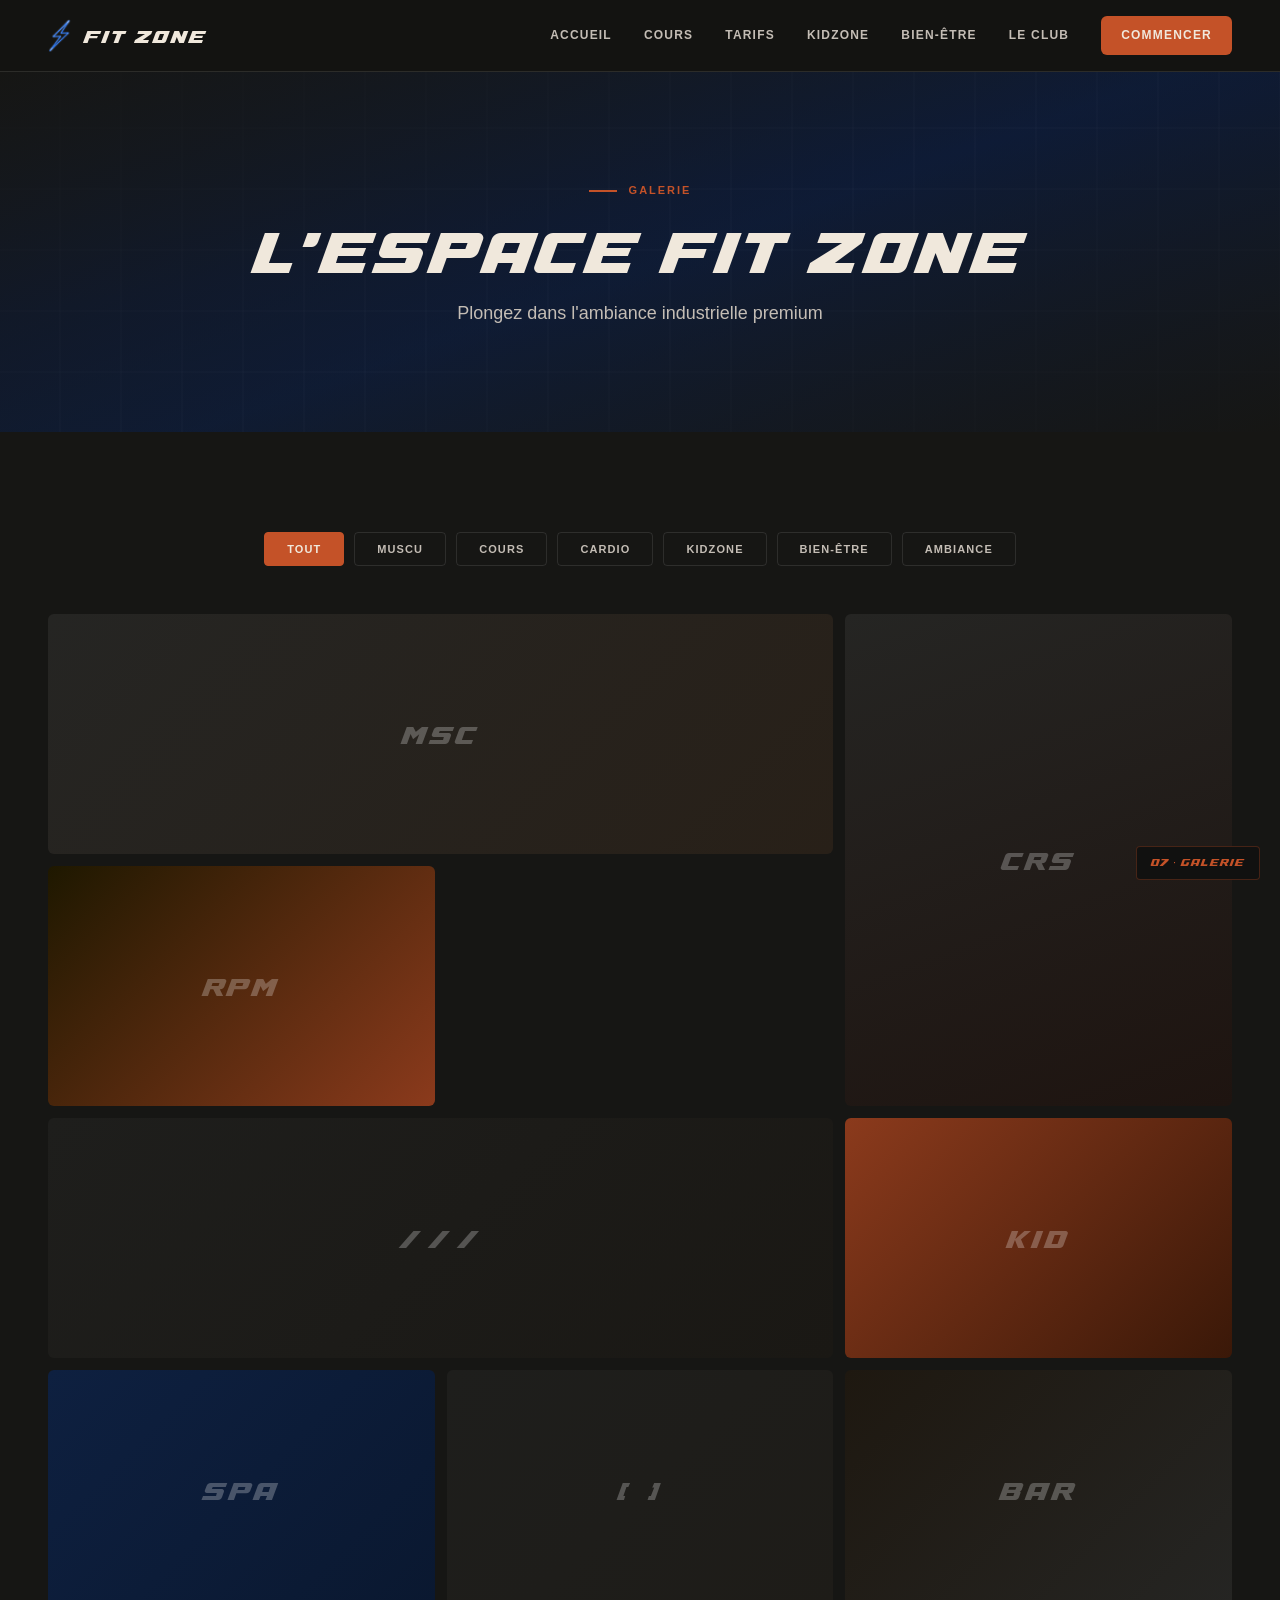
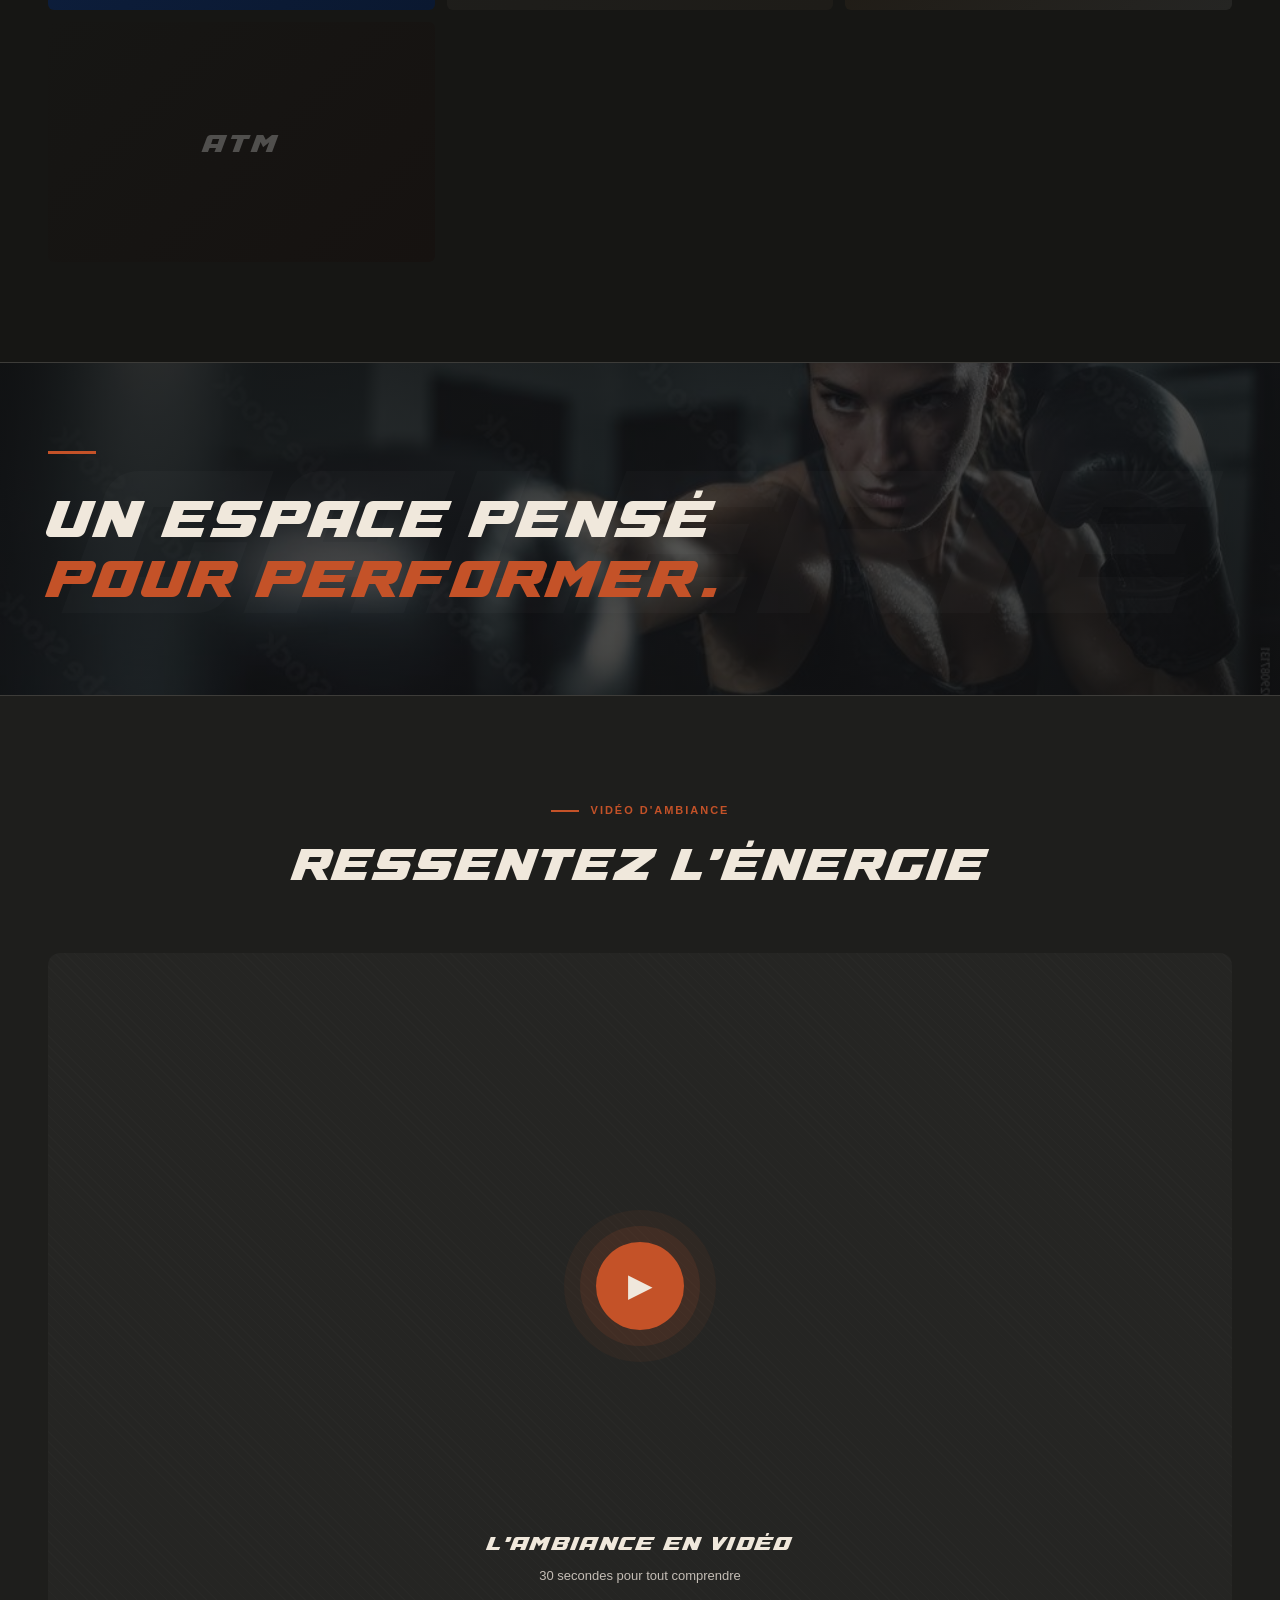
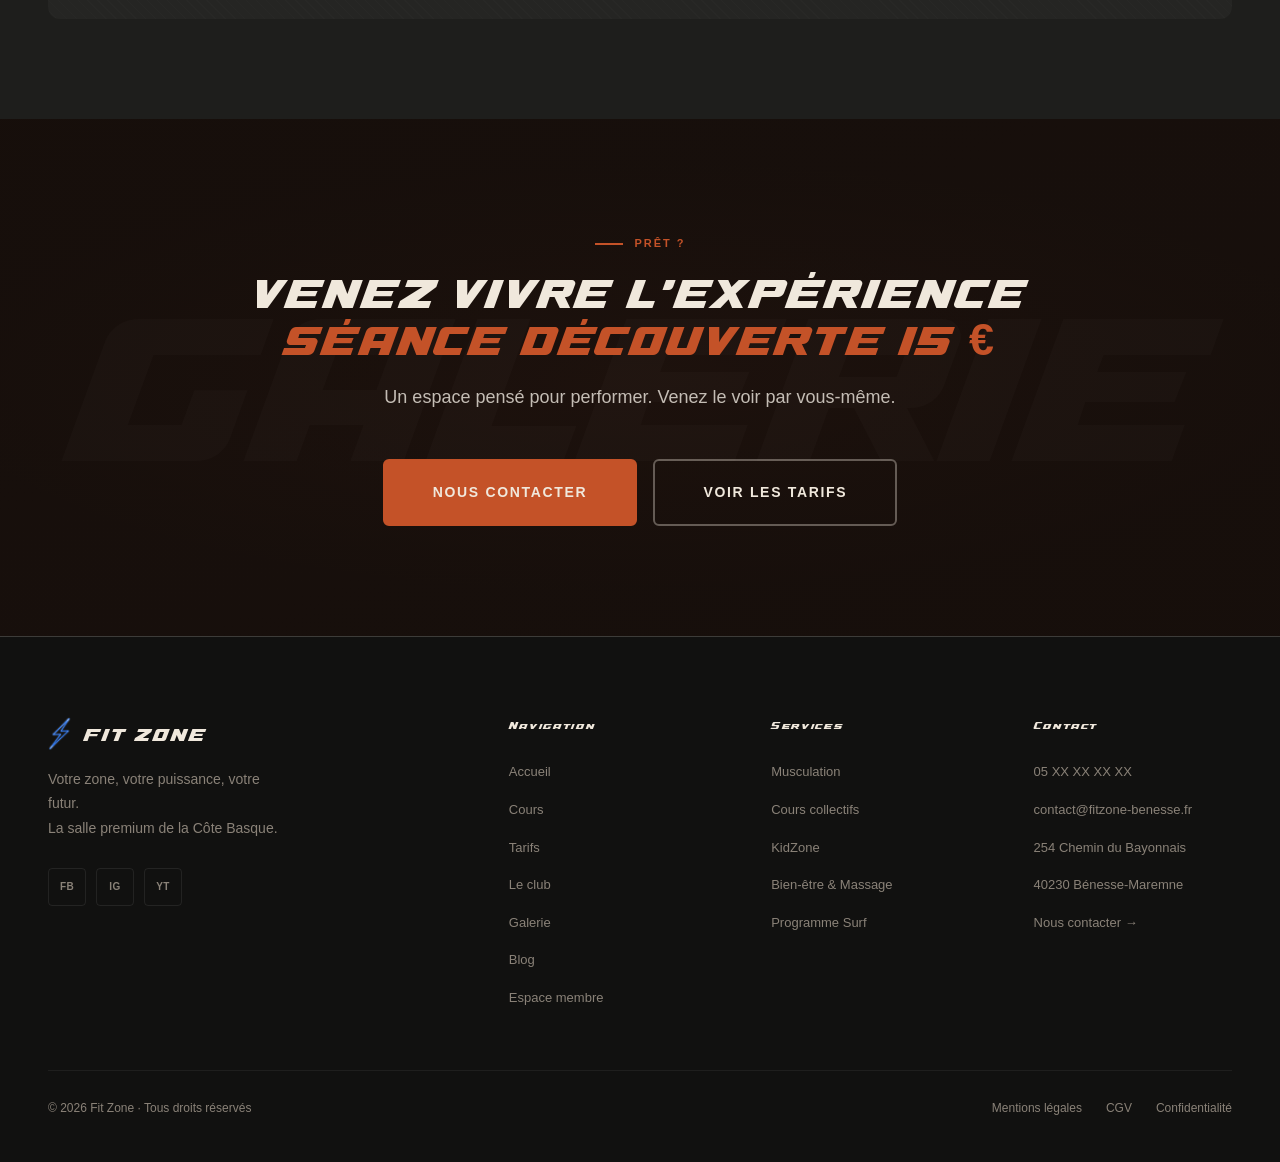
<file: 07-galerie.html>
<!DOCTYPE html>
<html lang="fr">

<head>
  <meta charset="UTF-8">
  <meta name="viewport" content="width=device-width, initial-scale=1.0">
  <title>Fit Zone — Galerie / L'espace</title>
  <link rel="stylesheet" href="style.css">
  <link rel="icon" href="favicon.ico">
  <style>
    .hero-galerie {
      background:
        linear-gradient(160deg, rgba(22, 22, 20, 0.95) 0%, rgba(14, 32, 64, 0.58) 52%, rgba(22, 22, 20, 0.92) 100%),
        repeating-linear-gradient(90deg, transparent 0px, transparent 59px, rgba(255, 255, 255, 0.03) 59px, rgba(255, 255, 255, 0.03) 61px),
        repeating-linear-gradient(0deg, transparent 0px, transparent 59px, rgba(255, 255, 255, 0.03) 59px, rgba(255, 255, 255, 0.03) 61px),
        linear-gradient(170deg, #171716 0%, #0e1428 42%, #161614 100%);
    }

    .gallery-filters {
      display: flex;
      gap: 10px;
      flex-wrap: wrap;
      margin-bottom: 48px;
      justify-content: center;
    }

    .video-player {
      background: var(--anthracite-md);
      border-radius: var(--radius-lg);
      aspect-ratio: 16/9;
      display: flex;
      align-items: center;
      justify-content: center;
      position: relative;
      overflow: hidden;
      max-width: 1280px;
      margin: 0 auto;
    }

    .video-player::before {
      content: '';
      position: absolute;
      inset: 0;
      background: repeating-linear-gradient(45deg, transparent, transparent 6px,
          rgba(255, 255, 255, 0.01) 6px, rgba(255, 255, 255, 0.01) 7px);
    }

    .video-play-btn {
      width: 88px;
      height: 88px;
      border-radius: 50%;
      background: var(--terracotta);
      display: flex;
      align-items: center;
      justify-content: center;
      font-size: 32px;
      position: relative;
      z-index: 2;
      cursor: pointer;
      transition: transform var(--transition), box-shadow var(--transition);
      box-shadow: 0 0 0 16px rgba(196, 82, 40, 0.12), 0 0 0 32px rgba(196, 82, 40, 0.06);
    }

    .video-play-btn:hover {
      transform: scale(1.08);
      box-shadow: 0 0 0 20px rgba(196, 82, 40, 0.16), 0 0 0 40px rgba(196, 82, 40, 0.07);
    }

    .video-info {
      position: absolute;
      bottom: 32px;
      left: 50%;
      transform: translateX(-50%);
      text-align: center;
      z-index: 2;
    }

    .video-info h3 {
      font-family: var(--font-display);
      font-size: 22px;
      color: var(--creme);
      letter-spacing: 0.06em;
      margin-bottom: 6px;
    }

    .video-info p {
      font-size: 13px;
      color: var(--beige);
    }

    .section-header-centered {
      text-align: center;
      margin-bottom: 64px;
    }

    /* Gallery items — replace emoji with CSS text labels */
    .gallery-inner-label {
      font-family: var(--font-display);
      font-size: 28px;
      letter-spacing: 0.1em;
      color: rgba(255, 255, 255, 0.25);
    }
  </style>
</head>

<body>

  <!-- HEADER -->
  <header class="header">
    <div class="container header-inner">
      <div class="logo">
        <img src="./assets/Eclair_PNG.png" alt="Fit Zone" style="height:34px;">
        <span class="logo-text">FIT ZONE</span>
      </div>
      <nav class="nav">
        <a href="index.html">Accueil</a>
        <a href="04-cours.html">Cours</a>
        <a href="03-tarifs.html">Tarifs</a>
        <a href="05-kidzone.html">KidZone</a>
        <a href="06-bien-etre.html">Bien-être</a>
        <a href="02-le-club.html">Le club</a>
        <a href="09-contact.html" class="nav-cta">Commencer</a>
      </nav>
    </div>
  </header>

  <!-- HERO 40vh -->
  <section class="hero hero-40 hero-galerie">
    <div class="hero-content">
      <span class="eyebrow">GALERIE</span>
      <h1 class="display display-lg" style="color:var(--creme); margin-bottom:16px;">L'ESPACE FIT ZONE</h1>
      <p style="font-size:18px; color:var(--beige); max-width:560px; margin:0 auto;">Plongez dans l'ambiance
        industrielle premium</p>
    </div>
  </section>

  <!-- GALERIE -->
  <section class="section" style="background:var(--beton);">
    <div class="container">

      <!-- Filtres -->
      <div class="gallery-filters">
        <button class="filter-btn active">TOUT</button>
        <button class="filter-btn">MUSCU</button>
        <button class="filter-btn">COURS</button>
        <button class="filter-btn">CARDIO</button>
        <button class="filter-btn">KIDZONE</button>
        <button class="filter-btn">BIEN-ÊTRE</button>
        <button class="filter-btn">AMBIANCE</button>
      </div>

      <!-- Gallery Grid -->
      <div class="gallery-grid">

        <!-- Item 1: PLATEAU MUSCU — wide -->
        <div class="gallery-item wide">
          <div class="gallery-inner"
            style="background: linear-gradient(135deg, var(--anthracite-md) 0%, #282018 100%);">
            <span class="gallery-inner-label">MSC</span>
          </div>
          <div class="gallery-overlay">
            <span class="gallery-label">PLATEAU MUSCU</span>
          </div>
        </div>

        <!-- Item 2: COURS COLLECTIFS — tall -->
        <div class="gallery-item tall">
          <div class="gallery-inner"
            style="background: linear-gradient(160deg, var(--anthracite-md) 0%, #1e1410 100%);">
            <span class="gallery-inner-label">CRS</span>
          </div>
          <div class="gallery-overlay">
            <span class="gallery-label">COURS COLLECTIFS</span>
          </div>
        </div>

        <!-- Item 3: CARDIO ZONE -->
        <div class="gallery-item">
          <div class="gallery-inner" style="background: linear-gradient(135deg, #1e1800 0%, var(--terra-dark) 100%);">
            <span class="gallery-inner-label">RPM</span>
          </div>
          <div class="gallery-overlay">
            <span class="gallery-label">CARDIO ZONE</span>
          </div>
        </div>

        <!-- Item 4: ENTRÉE — wide -->
        <div class="gallery-item wide">
          <div class="gallery-inner" style="background: linear-gradient(135deg, var(--anthracite) 0%, #1a1814 100%);">
            <span class="gallery-inner-label">///</span>
          </div>
          <div class="gallery-overlay">
            <span class="gallery-label">ENTRÉE</span>
          </div>
        </div>

        <!-- Item 5: KIDZONE -->
        <div class="gallery-item">
          <div class="gallery-inner" style="background: linear-gradient(135deg, var(--terra-dark) 0%, #3a1808 100%);">
            <span class="gallery-inner-label">KID</span>
          </div>
          <div class="gallery-overlay">
            <span class="gallery-label">KIDZONE</span>
          </div>
        </div>

        <!-- Item 6: BIEN-ÊTRE -->
        <div class="gallery-item">
          <div class="gallery-inner" style="background: linear-gradient(135deg, var(--navy) 0%, #0a1830 100%);">
            <span class="gallery-inner-label">SPA</span>
          </div>
          <div class="gallery-overlay">
            <span class="gallery-label">BIEN-ÊTRE</span>
          </div>
        </div>

        <!-- Item 7: VESTIAIRES -->
        <div class="gallery-item">
          <div class="gallery-inner" style="background: linear-gradient(135deg, var(--anthracite) 0%, #1e1c18 100%);">
            <span class="gallery-inner-label">[ ]</span>
          </div>
          <div class="gallery-overlay">
            <span class="gallery-label">VESTIAIRES</span>
          </div>
        </div>

        <!-- Item 8: BAR ACCUEIL -->
        <div class="gallery-item">
          <div class="gallery-inner"
            style="background: linear-gradient(135deg, #1e1810 0%, var(--anthracite-md) 100%);">
            <span class="gallery-inner-label">BAR</span>
          </div>
          <div class="gallery-overlay">
            <span class="gallery-label">BAR ACCUEIL</span>
          </div>
        </div>

        <!-- Item 9: AMBIANCE -->
        <div class="gallery-item">
          <div class="gallery-inner" style="background: linear-gradient(135deg, var(--beton) 0%, #161210 100%);">
            <span class="gallery-inner-label">ATM</span>
          </div>
          <div class="gallery-overlay">
            <span class="gallery-label">AMBIANCE</span>
          </div>
        </div>

      </div>
    </div>
  </section>

  <!-- CITATION MURALE -->
  <div class="section-mural">
    <div class="mur-texte-watermark">GALERIE</div>
    <div class="container">
      <div class="citation-rule"></div>
      <p class="citation-murale">UN ESPACE PENSÉ<br><span class="accent">POUR PERFORMER.</span></p>
    </div>
  </div>

  <!-- VIDÉO D'AMBIANCE -->
  <section class="section" style="background:var(--anthracite);">
    <div class="container">
      <div class="section-header-centered">
        <span class="eyebrow">VIDÉO D'AMBIANCE</span>
        <h2 class="section-title" style="text-align:center;">RESSENTEZ L'ÉNERGIE</h2>
      </div>
      <div class="video-player">
        <div class="video-play-btn">▶</div>
        <div class="video-info">
          <h3>L'AMBIANCE EN VIDÉO</h3>
          <p>30 secondes pour tout comprendre</p>
        </div>
      </div>
    </div>
  </section>

  <!-- CTA BAND -->
  <section class="cta-band" style="background:var(--brun-noir);">
    <div class="mur-texte-watermark">GALERIE</div>
    <div class="container" style="position:relative;z-index:1;">
      <span class="eyebrow">PRÊT ?</span>
      <h2 class="display display-md" style="color:var(--creme); margin-bottom:20px;">VENEZ VIVRE L'EXPÉRIENCE<br><span
          style="color:var(--terracotta);">SÉANCE DÉCOUVERTE 15 €</span></h2>
      <p class="cta-subtitle">Un espace pensé pour performer. Venez le voir par vous-même.</p>
      <div class="cta-actions">
        <a href="09-contact.html" class="btn btn-primary btn-xl">NOUS CONTACTER</a>
        <a href="03-tarifs.html" class="btn btn-outline btn-xl">VOIR LES TARIFS</a>
      </div>
    </div>
  </section>

  <!-- FOOTER -->
  <footer class="footer">
    <div class="container">
      <div class="footer-grid">
        <div class="footer-brand">
          <div class="logo">
            <img src="./assets/Eclair_PNG.png" alt="Fit Zone" style="height:34px;">
            <span class="logo-text">FIT ZONE</span>
          </div>
          <p>Votre zone, votre puissance, votre futur.<br>La salle premium de la Côte Basque.</p>
          <div class="footer-socials">
            <a href="#" class="social-icon" style="font-size:10px;font-weight:800;letter-spacing:0.04em;">FB</a>
            <a href="#" class="social-icon" style="font-size:10px;font-weight:800;letter-spacing:0.04em;">IG</a>
            <a href="#" class="social-icon" style="font-size:10px;font-weight:800;letter-spacing:0.04em;">YT</a>
          </div>
        </div>
        <div class="footer-col">
          <h4>Navigation</h4>
          <ul>
            <li><a href="index.html">Accueil</a></li>
            <li><a href="04-cours.html">Cours</a></li>
            <li><a href="03-tarifs.html">Tarifs</a></li>
            <li><a href="02-le-club.html">Le club</a></li>
            <li><a href="07-galerie.html">Galerie</a></li>
            <li><a href="08-blog.html">Blog</a></li>
            <li><a href="10-espace-membre.html">Espace membre</a></li>
          </ul>
        </div>
        <div class="footer-col">
          <h4>Services</h4>
          <ul>
            <li><a href="02-le-club.html">Musculation</a></li>
            <li><a href="04-cours.html">Cours collectifs</a></li>
            <li><a href="05-kidzone.html">KidZone</a></li>
            <li><a href="06-bien-etre.html">Bien-être &amp; Massage</a></li>
            <li><a href="04-cours.html">Programme Surf</a></li>
          </ul>
        </div>
        <div class="footer-col">
          <h4>Contact</h4>
          <ul>
            <li><a href="#">05 XX XX XX XX</a></li>
            <li><a href="#">contact@fitzone-benesse.fr</a></li>
            <li><a href="#">254 Chemin du Bayonnais</a></li>
            <li><a href="#">40230 Bénesse-Maremne</a></li>
            <li><a href="09-contact.html">Nous contacter →</a></li>
          </ul>
        </div>
      </div>
      <div class="footer-bottom">
        <p>© 2026 Fit Zone · Tous droits réservés</p>
        <div style="display:flex;gap:24px;">
          <a href="11-mentions-legales.html">Mentions légales</a>
          <a href="11-mentions-legales.html">CGV</a>
          <a href="11-mentions-legales.html">Confidentialité</a>
        </div>
      </div>
    </div>
  </footer>

  <div class="page-indicator">07 · GALERIE</div>

  <script src="responsive.js"></script>
</body>

</html>
</file>
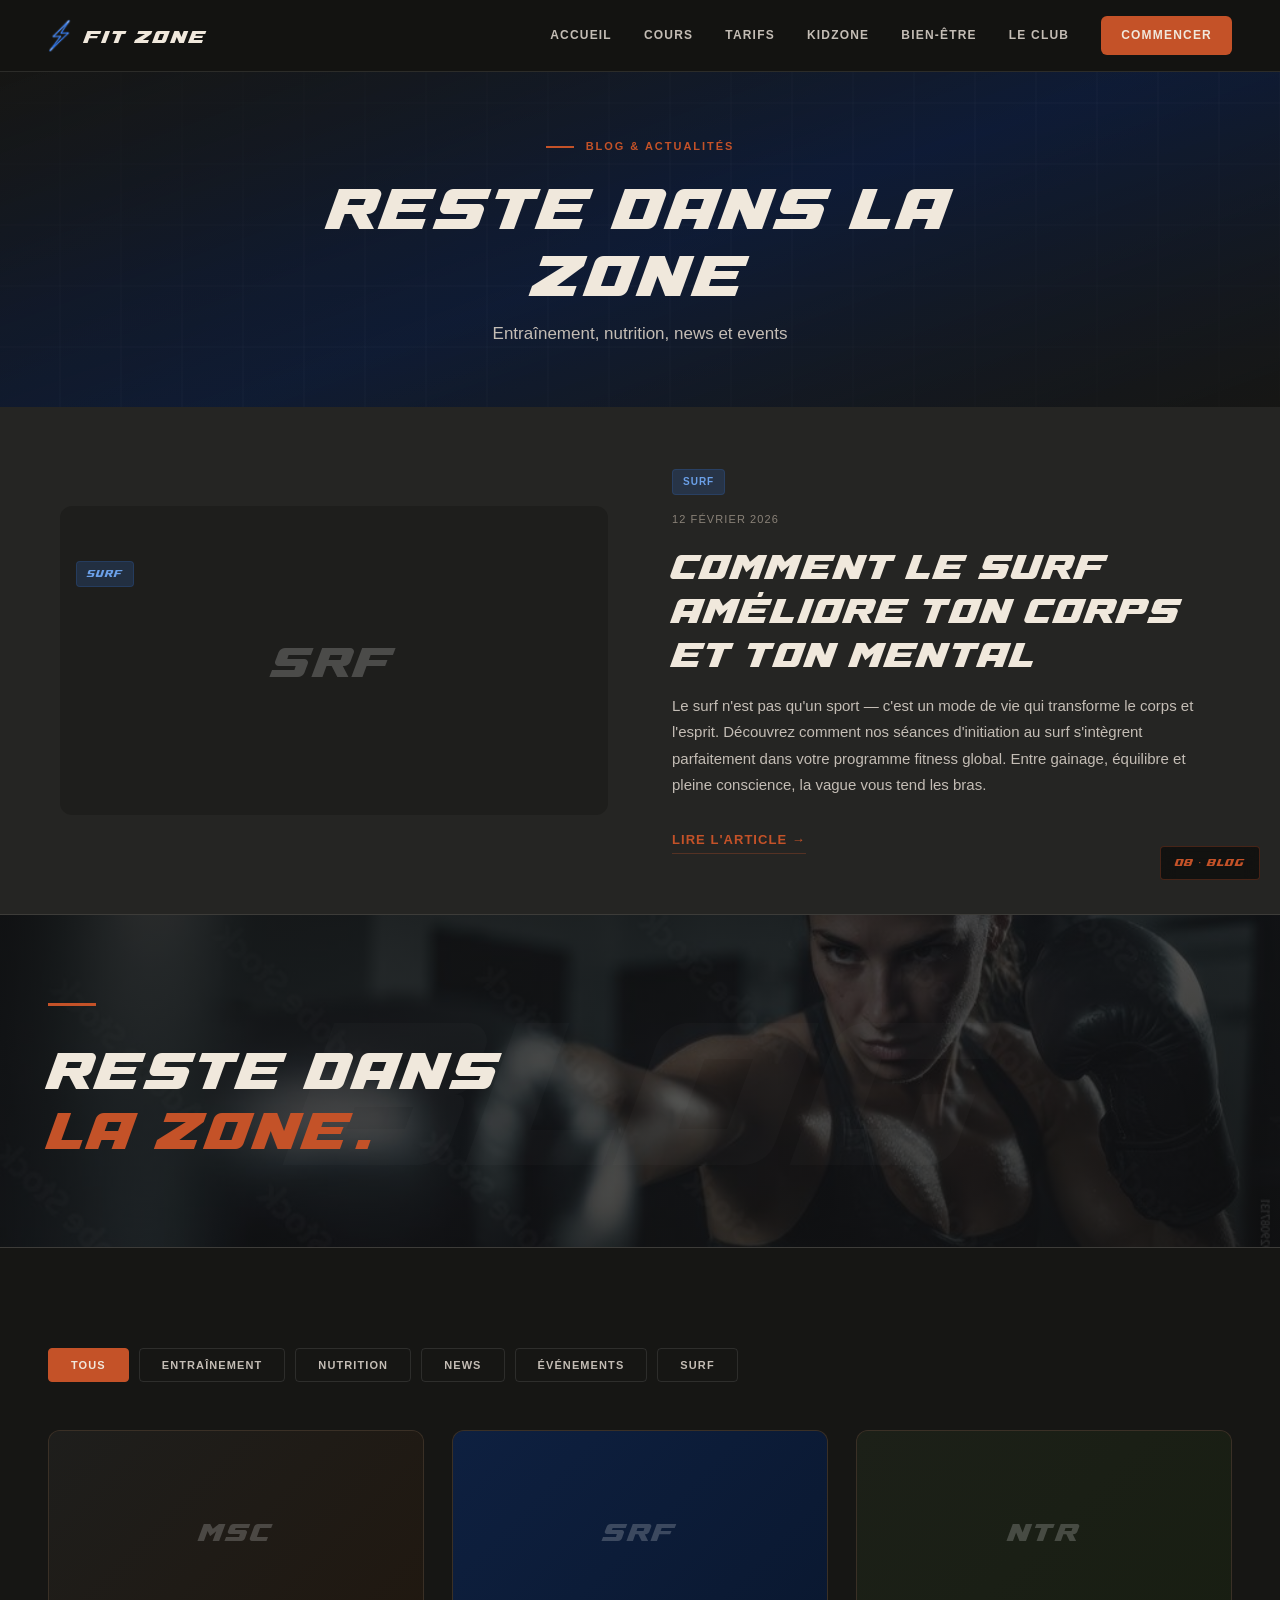
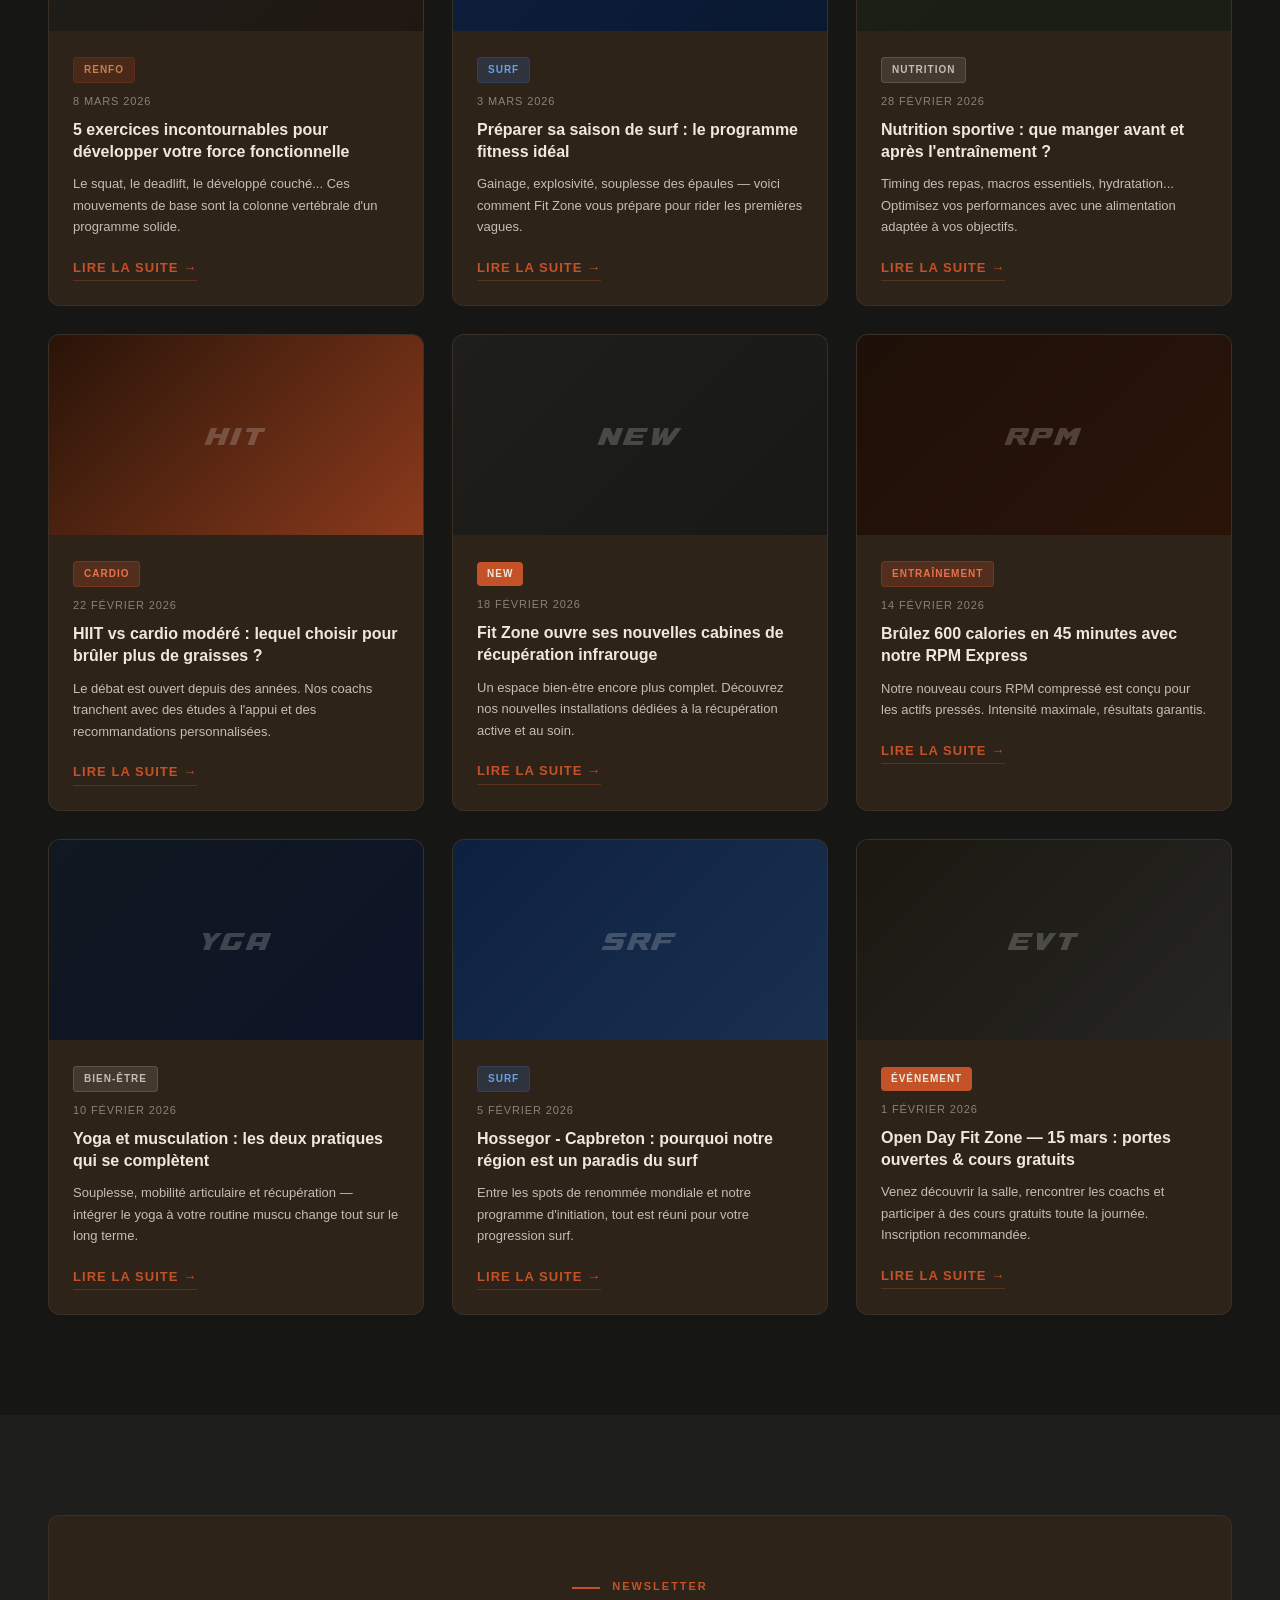
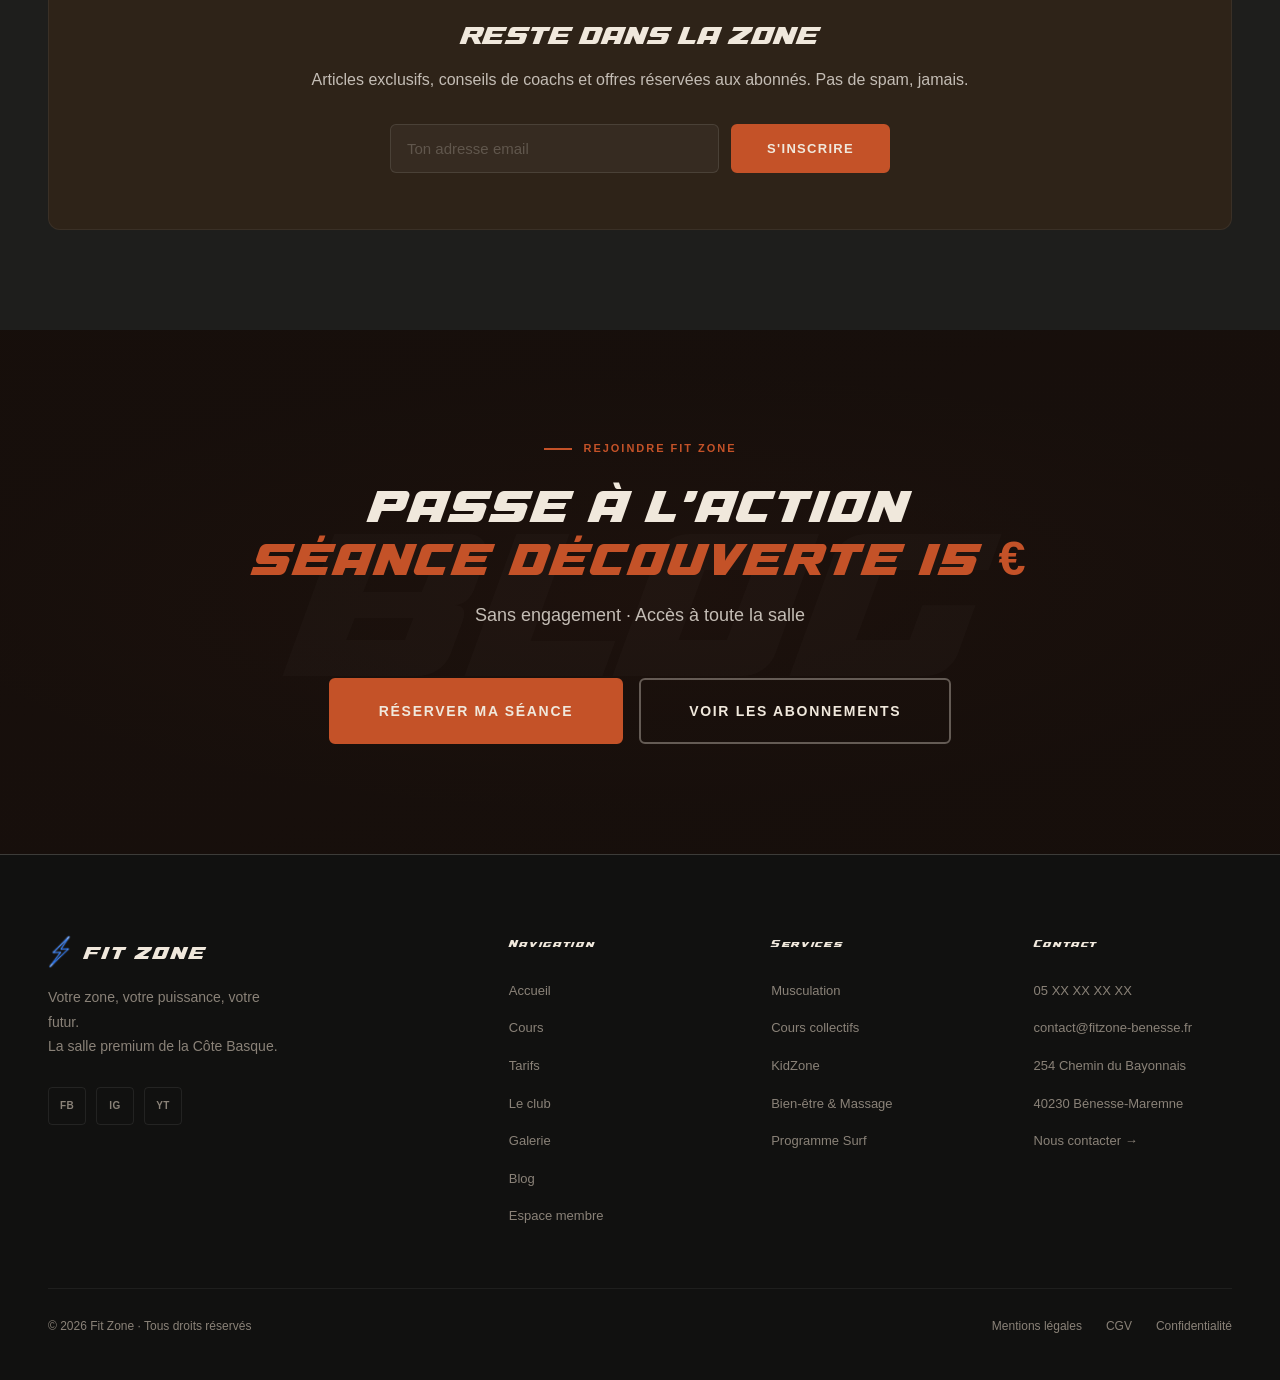
<file: 08-blog.html>
<!DOCTYPE html>
<html lang="fr">

<head>
  <meta charset="UTF-8">
  <meta name="viewport" content="width=device-width, initial-scale=1.0">
  <title>Fit Zone — Blog & Actualités</title>
  <link rel="stylesheet" href="style.css">
  <link rel="icon" href="favicon.ico">
  <style>
    .hero-blog {
      background:
        linear-gradient(160deg, rgba(22, 22, 20, 0.95) 0%, rgba(14, 32, 64, 0.58) 52%, rgba(22, 22, 20, 0.92) 100%),
        repeating-linear-gradient(90deg, transparent 0px, transparent 59px, rgba(255, 255, 255, 0.03) 59px, rgba(255, 255, 255, 0.03) 61px),
        repeating-linear-gradient(0deg, transparent 0px, transparent 59px, rgba(255, 255, 255, 0.03) 59px, rgba(255, 255, 255, 0.03) 61px),
        linear-gradient(170deg, #171716 0%, #0e1428 42%, #161614 100%);
    }

    .featured-article {
      background: var(--anthracite-md);
      padding: 60px;
      margin-bottom: 0;
    }

    .featured-layout {
      display: grid;
      grid-template-columns: 1fr 1fr;
      gap: 64px;
      align-items: center;
      max-width: 1280px;
      margin: 0 auto;
    }

    .featured-visual {
      border-radius: var(--radius-lg);
      overflow: hidden;
      aspect-ratio: 16/9;
      background: var(--anthracite);
      display: flex;
      align-items: center;
      justify-content: center;
      font-family: var(--font-display);
      font-size: 48px;
      letter-spacing: 0.06em;
      color: rgba(255, 255, 255, 0.2);
      position: relative;
    }

    .featured-badge {
      position: absolute;
      top: 16px;
      left: 16px;
    }

    .featured-title {
      font-family: var(--font-display);
      font-size: clamp(24px, 3vw, 40px);
      color: var(--creme);
      letter-spacing: 0.03em;
      line-height: 1.15;
      margin-bottom: 18px;
    }

    .featured-excerpt {
      font-size: 15px;
      color: var(--beige);
      line-height: 1.75;
      margin-bottom: 28px;
    }

    .featured-date {
      font-size: 11px;
      color: var(--grege);
      letter-spacing: 0.1em;
      text-transform: uppercase;
      margin-bottom: 14px;
    }

    .featured-read-link {
      display: inline-flex;
      align-items: center;
      gap: 8px;
      font-size: 13px;
      font-weight: 700;
      color: var(--terracotta);
      letter-spacing: 0.08em;
      text-transform: uppercase;
      border-bottom: 1px solid rgba(196, 82, 40, 0.3);
      padding-bottom: 2px;
      transition: color var(--transition), border-color var(--transition);
    }

    .featured-read-link:hover {
      color: #d4632c;
      border-color: #d4632c;
    }

    .blog-filters {
      display: flex;
      gap: 10px;
      flex-wrap: wrap;
      margin-bottom: 48px;
    }

    .section-header-left {
      margin-bottom: 64px;
    }

    @media (max-width: 810px) {
      .featured-layout {
        grid-template-columns: 1fr;
        gap: 32px;
      }

      .featured-article {
        padding: 36px 24px;
      }
    }

    @media (max-width: 480px) {
      .featured-article {
        padding: 28px 16px;
      }
    }
  </style>
</head>

<body>

  <!-- HEADER -->
  <header class="header">
    <div class="container header-inner">
      <div class="logo">
        <img src="./assets/Eclair_PNG.png" alt="Fit Zone" style="height:34px;">
        <span class="logo-text">FIT ZONE</span>
      </div>
      <nav class="nav">
        <a href="index.html">Accueil</a>
        <a href="04-cours.html">Cours</a>
        <a href="03-tarifs.html">Tarifs</a>
        <a href="05-kidzone.html">KidZone</a>
        <a href="06-bien-etre.html">Bien-être</a>
        <a href="02-le-club.html">Le club</a>
        <a href="09-contact.html" class="nav-cta">Commencer</a>
      </nav>
    </div>
  </header>

  <!-- HERO 30vh -->
  <section class="hero hero-30 hero-blog">
    <div class="hero-content">
      <span class="eyebrow">BLOG &amp; ACTUALITÉS</span>
      <h1 class="display display-lg" style="color:var(--creme); margin-bottom:14px;">RESTE DANS LA ZONE</h1>
      <p style="font-size:17px; color:var(--beige);">Entraînement, nutrition, news et events</p>
    </div>
  </section>

  <!-- ARTICLE MIS EN AVANT -->
  <div class="featured-article">
    <div class="featured-layout">
      <div class="featured-visual">
        SRF
        <div class="featured-badge">
          <span class="badge badge-surf">SURF</span>
        </div>
      </div>
      <div>
        <span class="badge badge-surf" style="margin-bottom:16px; display:inline-flex;">SURF</span>
        <p class="featured-date">12 Février 2026</p>
        <h2 class="featured-title">COMMENT LE SURF AMÉLIORE TON CORPS ET TON MENTAL</h2>
        <p class="featured-excerpt">Le surf n'est pas qu'un sport — c'est un mode de vie qui transforme le corps et
          l'esprit. Découvrez comment nos séances d'initiation au surf s'intègrent parfaitement dans votre programme
          fitness global. Entre gainage, équilibre et pleine conscience, la vague vous tend les bras.</p>
        <a href="12-article-blog.html" class="featured-read-link">Lire l'article →</a>
      </div>
    </div>
  </div>

  <!-- CITATION MURALE -->
  <div class="section-mural">
    <div class="mur-texte-watermark">BLOG</div>
    <div class="container">
      <div class="citation-rule"></div>
      <p class="citation-murale">RESTE DANS<br><span class="accent">LA ZONE.</span></p>
    </div>
  </div>

  <!-- BLOG GRID -->
  <section class="section" style="background:var(--beton);">
    <div class="container">

      <!-- Filtres -->
      <div class="blog-filters">
        <button class="filter-btn active">TOUS</button>
        <button class="filter-btn">ENTRAÎNEMENT</button>
        <button class="filter-btn">NUTRITION</button>
        <button class="filter-btn">NEWS</button>
        <button class="filter-btn">ÉVÉNEMENTS</button>
        <button class="filter-btn">SURF</button>
      </div>

      <!-- Grid 9 articles -->
      <div class="blog-grid">

        <!-- Article 1 -->
        <div class="blog-card">
          <div class="blog-card-img"
            style="background:linear-gradient(135deg, var(--anthracite) 0%, #201810 100%);font-family:var(--font-display);font-size:28px;color:rgba(255,255,255,0.2);letter-spacing:0.08em;">
            MSC
          </div>
          <div class="blog-card-body">
            <span class="badge badge-renfo" style="margin-bottom:10px;">RENFO</span>
            <p class="blog-date">8 Mars 2026</p>
            <h3 class="blog-title">5 exercices incontournables pour développer votre force fonctionnelle</h3>
            <p class="blog-excerpt">Le squat, le deadlift, le développé couché... Ces mouvements de base sont la colonne
              vertébrale d'un programme solide.</p>
            <a href="12-article-blog.html" class="featured-read-link">Lire la suite →</a>
          </div>
        </div>

        <!-- Article 2 -->
        <div class="blog-card">
          <div class="blog-card-img"
            style="background:linear-gradient(135deg, var(--navy) 0%, #0a1830 100%);font-family:var(--font-display);font-size:28px;color:rgba(255,255,255,0.2);letter-spacing:0.08em;">
            SRF
          </div>
          <div class="blog-card-body">
            <span class="badge badge-surf" style="margin-bottom:10px;">SURF</span>
            <p class="blog-date">3 Mars 2026</p>
            <h3 class="blog-title">Préparer sa saison de surf : le programme fitness idéal</h3>
            <p class="blog-excerpt">Gainage, explosivité, souplesse des épaules — voici comment Fit Zone vous prépare
              pour rider les premières vagues.</p>
            <a href="12-article-blog.html" class="featured-read-link">Lire la suite →</a>
          </div>
        </div>

        <!-- Article 3 -->
        <div class="blog-card">
          <div class="blog-card-img"
            style="background:linear-gradient(135deg, #1c2018 0%, #181e12 100%);font-family:var(--font-display);font-size:28px;color:rgba(255,255,255,0.2);letter-spacing:0.08em;">
            NTR
          </div>
          <div class="blog-card-body">
            <span class="badge badge-souplesse" style="margin-bottom:10px;">NUTRITION</span>
            <p class="blog-date">28 Février 2026</p>
            <h3 class="blog-title">Nutrition sportive : que manger avant et après l'entraînement ?</h3>
            <p class="blog-excerpt">Timing des repas, macros essentiels, hydratation... Optimisez vos performances avec
              une alimentation adaptée à vos objectifs.</p>
            <a href="12-article-blog.html" class="featured-read-link">Lire la suite →</a>
          </div>
        </div>

        <!-- Article 4 -->
        <div class="blog-card">
          <div class="blog-card-img"
            style="background:linear-gradient(135deg, #281408 0%, var(--terra-dark) 100%);font-family:var(--font-display);font-size:28px;color:rgba(255,255,255,0.2);letter-spacing:0.08em;">
            HIT
          </div>
          <div class="blog-card-body">
            <span class="badge badge-cardio" style="margin-bottom:10px;">CARDIO</span>
            <p class="blog-date">22 Février 2026</p>
            <h3 class="blog-title">HIIT vs cardio modéré : lequel choisir pour brûler plus de graisses ?</h3>
            <p class="blog-excerpt">Le débat est ouvert depuis des années. Nos coachs tranchent avec des études à
              l'appui et des recommandations personnalisées.</p>
            <a href="12-article-blog.html" class="featured-read-link">Lire la suite →</a>
          </div>
        </div>

        <!-- Article 5 -->
        <div class="blog-card">
          <div class="blog-card-img"
            style="background:linear-gradient(135deg, var(--anthracite) 0%, #181814 100%);font-family:var(--font-display);font-size:28px;color:rgba(255,255,255,0.2);letter-spacing:0.08em;">
            NEW
          </div>
          <div class="blog-card-body">
            <span class="badge badge-new" style="margin-bottom:10px;">NEW</span>
            <p class="blog-date">18 Février 2026</p>
            <h3 class="blog-title">Fit Zone ouvre ses nouvelles cabines de récupération infrarouge</h3>
            <p class="blog-excerpt">Un espace bien-être encore plus complet. Découvrez nos nouvelles installations
              dédiées à la récupération active et au soin.</p>
            <a href="12-article-blog.html" class="featured-read-link">Lire la suite →</a>
          </div>
        </div>

        <!-- Article 6 -->
        <div class="blog-card">
          <div class="blog-card-img"
            style="background:linear-gradient(135deg, #1e1008 0%, #2a1408 100%);font-family:var(--font-display);font-size:28px;color:rgba(255,255,255,0.2);letter-spacing:0.08em;">
            RPM
          </div>
          <div class="blog-card-body">
            <span class="badge badge-cardio" style="margin-bottom:10px;">ENTRAÎNEMENT</span>
            <p class="blog-date">14 Février 2026</p>
            <h3 class="blog-title">Brûlez 600 calories en 45 minutes avec notre RPM Express</h3>
            <p class="blog-excerpt">Notre nouveau cours RPM compressé est conçu pour les actifs pressés. Intensité
              maximale, résultats garantis.</p>
            <a href="12-article-blog.html" class="featured-read-link">Lire la suite →</a>
          </div>
        </div>

        <!-- Article 7 -->
        <div class="blog-card">
          <div class="blog-card-img"
            style="background:linear-gradient(135deg, #101820 0%, #0e1428 100%);font-family:var(--font-display);font-size:28px;color:rgba(255,255,255,0.2);letter-spacing:0.08em;">
            YGA
          </div>
          <div class="blog-card-body">
            <span class="badge badge-souplesse" style="margin-bottom:10px;">BIEN-ÊTRE</span>
            <p class="blog-date">10 Février 2026</p>
            <h3 class="blog-title">Yoga et musculation : les deux pratiques qui se complètent</h3>
            <p class="blog-excerpt">Souplesse, mobilité articulaire et récupération — intégrer le yoga à votre routine
              muscu change tout sur le long terme.</p>
            <a href="12-article-blog.html" class="featured-read-link">Lire la suite →</a>
          </div>
        </div>

        <!-- Article 8 -->
        <div class="blog-card">
          <div class="blog-card-img"
            style="background:linear-gradient(135deg, var(--navy) 0%, #1a3050 100%);font-family:var(--font-display);font-size:28px;color:rgba(255,255,255,0.2);letter-spacing:0.08em;">
            SRF
          </div>
          <div class="blog-card-body">
            <span class="badge badge-surf" style="margin-bottom:10px;">SURF</span>
            <p class="blog-date">5 Février 2026</p>
            <h3 class="blog-title">Hossegor - Capbreton : pourquoi notre région est un paradis du surf</h3>
            <p class="blog-excerpt">Entre les spots de renommée mondiale et notre programme d'initiation, tout est réuni
              pour votre progression surf.</p>
            <a href="12-article-blog.html" class="featured-read-link">Lire la suite →</a>
          </div>
        </div>

        <!-- Article 9 -->
        <div class="blog-card">
          <div class="blog-card-img"
            style="background:linear-gradient(135deg, #1a1810 0%, var(--anthracite-md) 100%);font-family:var(--font-display);font-size:28px;color:rgba(255,255,255,0.2);letter-spacing:0.08em;">
            EVT
          </div>
          <div class="blog-card-body">
            <span class="badge badge-new" style="margin-bottom:10px;">ÉVÉNEMENT</span>
            <p class="blog-date">1 Février 2026</p>
            <h3 class="blog-title">Open Day Fit Zone — 15 mars : portes ouvertes & cours gratuits</h3>
            <p class="blog-excerpt">Venez découvrir la salle, rencontrer les coachs et participer à des cours gratuits
              toute la journée. Inscription recommandée.</p>
            <a href="12-article-blog.html" class="featured-read-link">Lire la suite →</a>
          </div>
        </div>

      </div>
    </div>
  </section>

  <!-- NEWSLETTER -->
  <section class="section" style="background:var(--anthracite);">
    <div class="container">
      <div class="newsletter">
        <span class="eyebrow">NEWSLETTER</span>
        <h3>RESTE DANS LA ZONE</h3>
        <p>Articles exclusifs, conseils de coachs et offres réservées aux abonnés. Pas de spam, jamais.</p>
        <form class="newsletter-form" onsubmit="return false;">
          <input type="email" class="form-control" placeholder="Ton adresse email" style="flex:1;">
          <button type="submit" class="btn btn-primary">S'INSCRIRE</button>
        </form>
      </div>
    </div>
  </section>

  <!-- CTA BAND -->
  <section class="cta-band" style="background:var(--brun-noir);">
    <div class="mur-texte-watermark">BLOG</div>
    <div class="container" style="position:relative;z-index:1;">
      <span class="eyebrow" style="display:block;text-align:center;margin-bottom:20px;">Rejoindre Fit Zone</span>
      <h2 class="section-title" style="margin-bottom:16px;">PASSE À L'ACTION<br><span
          style="color:var(--terracotta);">SÉANCE DÉCOUVERTE 15 €</span></h2>
      <p class="cta-subtitle">Sans engagement · Accès à toute la salle</p>
      <div class="cta-actions">
        <a href="09-contact.html" class="btn btn-primary btn-xl">RÉSERVER MA SÉANCE</a>
        <a href="03-tarifs.html" class="btn btn-outline btn-xl">Voir les abonnements</a>
      </div>
    </div>
  </section>

  <!-- FOOTER -->
  <footer class="footer">
    <div class="container">
      <div class="footer-grid">
        <div class="footer-brand">
          <div class="logo">
            <img src="./assets/Eclair_PNG.png" alt="Fit Zone" style="height:34px;">
            <span class="logo-text">FIT ZONE</span>
          </div>
          <p>Votre zone, votre puissance, votre futur.<br>La salle premium de la Côte Basque.</p>
          <div class="footer-socials">
            <a href="#" class="social-icon" style="font-size:10px;font-weight:800;letter-spacing:0.04em;">FB</a>
            <a href="#" class="social-icon" style="font-size:10px;font-weight:800;letter-spacing:0.04em;">IG</a>
            <a href="#" class="social-icon" style="font-size:10px;font-weight:800;letter-spacing:0.04em;">YT</a>
          </div>
        </div>
        <div class="footer-col">
          <h4>Navigation</h4>
          <ul>
            <li><a href="index.html">Accueil</a></li>
            <li><a href="04-cours.html">Cours</a></li>
            <li><a href="03-tarifs.html">Tarifs</a></li>
            <li><a href="02-le-club.html">Le club</a></li>
            <li><a href="07-galerie.html">Galerie</a></li>
            <li><a href="08-blog.html">Blog</a></li>
            <li><a href="10-espace-membre.html">Espace membre</a></li>
          </ul>
        </div>
        <div class="footer-col">
          <h4>Services</h4>
          <ul>
            <li><a href="02-le-club.html">Musculation</a></li>
            <li><a href="04-cours.html">Cours collectifs</a></li>
            <li><a href="05-kidzone.html">KidZone</a></li>
            <li><a href="06-bien-etre.html">Bien-être &amp; Massage</a></li>
            <li><a href="04-cours.html">Programme Surf</a></li>
          </ul>
        </div>
        <div class="footer-col">
          <h4>Contact</h4>
          <ul>
            <li><a href="#">05 XX XX XX XX</a></li>
            <li><a href="#">contact@fitzone-benesse.fr</a></li>
            <li><a href="#">254 Chemin du Bayonnais</a></li>
            <li><a href="#">40230 Bénesse-Maremne</a></li>
            <li><a href="09-contact.html">Nous contacter →</a></li>
          </ul>
        </div>
      </div>
      <div class="footer-bottom">
        <p>© 2026 Fit Zone · Tous droits réservés</p>
        <div style="display:flex;gap:24px;">
          <a href="11-mentions-legales.html">Mentions légales</a>
          <a href="11-mentions-legales.html">CGV</a>
          <a href="11-mentions-legales.html">Confidentialité</a>
        </div>
      </div>
    </div>
  </footer>

  <div class="page-indicator">08 · BLOG</div>

  <script src="responsive.js"></script>
</body>

</html>
</file>
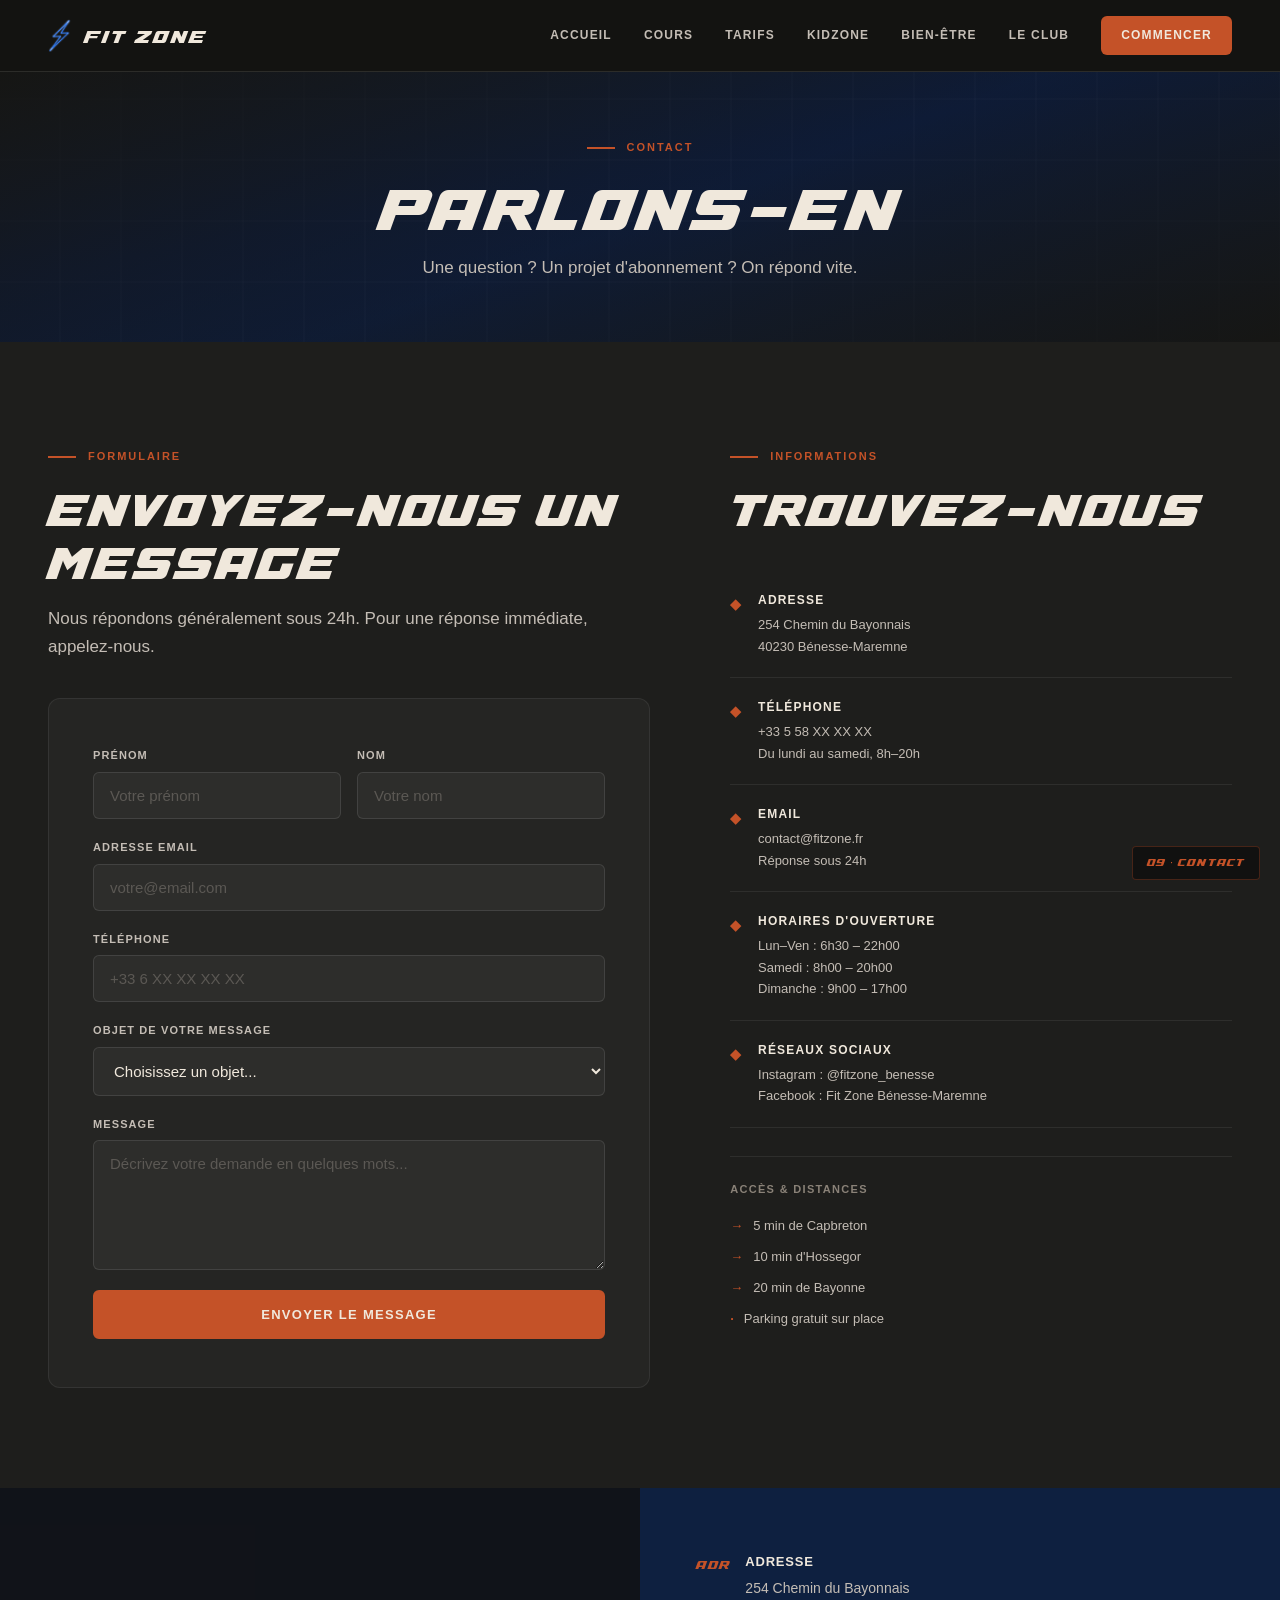
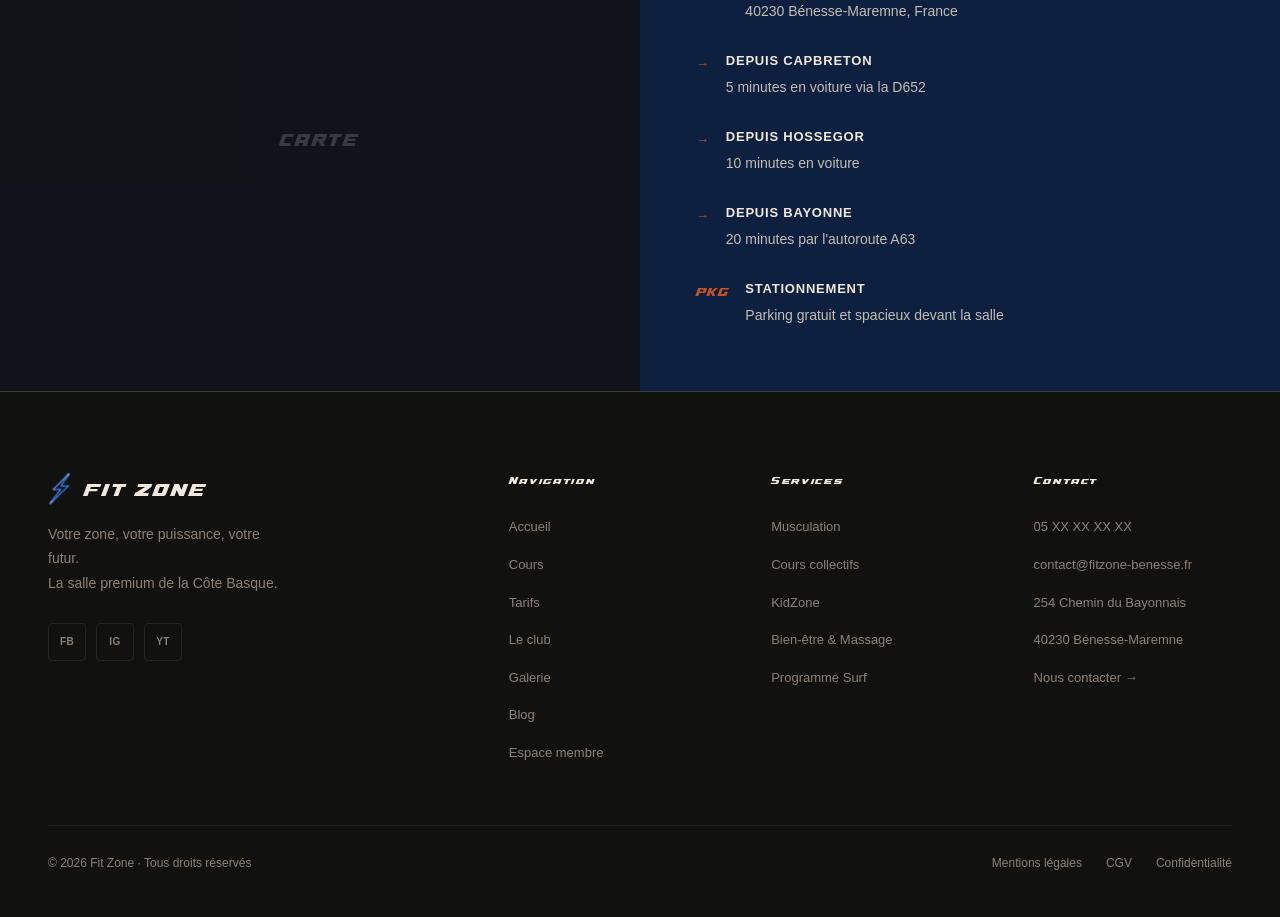
<file: 09-contact.html>
<!DOCTYPE html>
<html lang="fr">

<head>
  <meta charset="UTF-8">
  <meta name="viewport" content="width=device-width, initial-scale=1.0">
  <title>Fit Zone — Contact & Accès</title>
  <link rel="stylesheet" href="style.css">
  <link rel="icon" href="favicon.ico">
  <style>
    .hero-contact {
      background:
        linear-gradient(160deg, rgba(22, 22, 20, 0.95) 0%, rgba(14, 32, 64, 0.58) 52%, rgba(22, 22, 20, 0.92) 100%),
        repeating-linear-gradient(90deg, transparent 0px, transparent 59px, rgba(255, 255, 255, 0.03) 59px, rgba(255, 255, 255, 0.03) 61px),
        repeating-linear-gradient(0deg, transparent 0px, transparent 59px, rgba(255, 255, 255, 0.03) 59px, rgba(255, 255, 255, 0.03) 61px),
        linear-gradient(170deg, #171716 0%, #0e1428 42%, #161614 100%);
    }

    /* Form on dark background */
    .contact-section {
      background: var(--anthracite);
      padding: var(--section-py) 0;
    }

    .contact-layout {
      display: grid;
      grid-template-columns: 1.2fr 1fr;
      gap: 80px;
    }

    .contact-form-card {
      background: var(--anthracite-md);
      border-radius: var(--radius-lg);
      padding: 48px 44px;
      border: 1px solid rgba(255, 255, 255, 0.07);
    }

    .contact-form-card .form-group label {
      color: var(--beige);
    }

    .contact-form-card .form-control {
      background: rgba(255, 255, 255, 0.04);
      border-color: rgba(255, 255, 255, 0.1);
      color: var(--creme);
    }

    .contact-form-card .form-control:focus {
      border-color: var(--terracotta);
    }

    .contact-form-card .form-control::placeholder {
      color: rgba(200, 190, 180, 0.3);
    }

    .contact-form-card select.form-control option {
      background: var(--anthracite-md);
      color: var(--creme);
    }

    .form-row {
      display: grid;
      grid-template-columns: 1fr 1fr;
      gap: 16px;
    }

    .contact-info-side .contact-info-item {
      border-bottom: 1px solid rgba(255, 255, 255, 0.07);
    }

    .contact-info-side .contact-info-text h4 {
      color: var(--creme);
    }

    .contact-info-side .contact-info-text p {
      color: var(--beige);
    }

    .contact-info-side .contact-info-icon {
      color: var(--terracotta);
      font-family: var(--font-display);
      font-size: 14px;
      font-weight: 700;
      letter-spacing: 0.06em;
    }

    .access-list {
      margin-top: 28px;
      padding-top: 24px;
      border-top: 1px solid rgba(255, 255, 255, 0.07);
      display: flex;
      flex-direction: column;
      gap: 10px;
    }

    .access-item {
      display: flex;
      align-items: center;
      gap: 10px;
      font-size: 13px;
      color: var(--beige);
    }

    .access-item span:first-child {
      color: var(--terracotta);
      font-weight: 700;
    }

    .map-section {
      display: grid;
      grid-template-columns: 1fr 1fr;
      min-height: 420px;
    }

    @media (max-width: 810px) {
      .contact-layout {
        grid-template-columns: 1fr;
        gap: 40px;
      }

      .contact-form-card {
        padding: 32px 24px;
      }

      .map-section {
        grid-template-columns: 1fr;
        min-height: auto;
      }
    }

    @media (max-width: 480px) {
      .form-row {
        grid-template-columns: 1fr;
      }

      .contact-form-card {
        padding: 24px 16px;
      }
    }
  </style>
</head>

<body>

  <!-- HEADER -->
  <header class="header">
    <div class="container header-inner">
      <div class="logo">
        <img src="./assets/Eclair_PNG.png" alt="Fit Zone" style="height:34px;">
        <span class="logo-text">FIT ZONE</span>
      </div>
      <nav class="nav">
        <a href="index.html">Accueil</a>
        <a href="04-cours.html">Cours</a>
        <a href="03-tarifs.html">Tarifs</a>
        <a href="05-kidzone.html">KidZone</a>
        <a href="06-bien-etre.html">Bien-être</a>
        <a href="02-le-club.html">Le club</a>
        <a href="09-contact.html" class="nav-cta active">Commencer</a>
      </nav>
    </div>
  </header>

  <!-- HERO 30vh -->
  <section class="hero hero-30 hero-contact">
    <div class="hero-content">
      <span class="eyebrow">CONTACT</span>
      <h1 class="display display-lg" style="color:var(--creme); margin-bottom:14px;">PARLONS-EN</h1>
      <p style="font-size:17px; color:var(--beige);">Une question ? Un projet d'abonnement ? On répond vite.</p>
    </div>
  </section>

  <!-- SECTION PRINCIPALE CONTACT -->
  <section class="contact-section">
    <div class="container">
      <div class="contact-layout">

        <!-- COLONNE GAUCHE — Formulaire -->
        <div>
          <div style="margin-bottom:36px;">
            <span class="eyebrow" style="color:var(--terracotta);">FORMULAIRE</span>
            <h2 class="section-title">ENVOYEZ-NOUS UN MESSAGE</h2>
            <p class="section-subtitle" style="margin-bottom:0;">Nous répondons généralement sous 24h. Pour une
              réponse immédiate, appelez-nous.</p>
          </div>

          <div class="contact-form-card">
            <form onsubmit="return false;">

              <!-- Prénom + Nom -->
              <div class="form-row">
                <div class="form-group">
                  <label for="prenom">Prénom</label>
                  <input type="text" id="prenom" class="form-control" placeholder="Votre prénom">
                </div>
                <div class="form-group">
                  <label for="nom">Nom</label>
                  <input type="text" id="nom" class="form-control" placeholder="Votre nom">
                </div>
              </div>

              <!-- Email -->
              <div class="form-group">
                <label for="email">Adresse email</label>
                <input type="email" id="email" class="form-control" placeholder="votre@email.com">
              </div>

              <!-- Téléphone -->
              <div class="form-group">
                <label for="tel">Téléphone</label>
                <input type="tel" id="tel" class="form-control" placeholder="+33 6 XX XX XX XX">
              </div>

              <!-- Objet -->
              <div class="form-group">
                <label for="objet">Objet de votre message</label>
                <select id="objet" class="form-control">
                  <option value="" disabled selected>Choisissez un objet...</option>
                  <option value="abonnement">Abonnement</option>
                  <option value="renseignement">Renseignement général</option>
                  <option value="kidzone">KidZone</option>
                  <option value="massage">Massage &amp; Bien-être</option>
                  <option value="autre">Autre</option>
                </select>
              </div>

              <!-- Message -->
              <div class="form-group">
                <label for="message">Message</label>
                <textarea id="message" class="form-control"
                  placeholder="Décrivez votre demande en quelques mots..."></textarea>
              </div>

              <button type="submit" class="btn btn-primary" style="width:100%; justify-content:center;">ENVOYER LE
                MESSAGE</button>

            </form>
          </div>
        </div>

        <!-- COLONNE DROITE — Informations -->
        <div>
          <div style="margin-bottom:36px;">
            <span class="eyebrow" style="color:var(--terracotta);">INFORMATIONS</span>
            <h2 class="section-title">TROUVEZ-NOUS</h2>
          </div>

          <div class="contact-info-side">

            <div class="contact-info-item"
              style="display:flex; gap:16px; padding:20px 0; border-bottom:1px solid rgba(255,255,255,0.07);">
              <span class="contact-info-icon"
                style="font-size:14px; flex-shrink:0; margin-top:2px; color:var(--terracotta);">◆</span>
              <div class="contact-info-text">
                <h4
                  style="font-weight:700; font-size:12px; letter-spacing:0.1em; text-transform:uppercase; color:var(--creme); margin-bottom:4px;">
                  Adresse</h4>
                <p style="font-size:13px; color:var(--beige); line-height:1.65;">254 Chemin du Bayonnais<br>40230
                  Bénesse-Maremne</p>
              </div>
            </div>

            <div class="contact-info-item"
              style="display:flex; gap:16px; padding:20px 0; border-bottom:1px solid rgba(255,255,255,0.07);">
              <span class="contact-info-icon"
                style="font-size:14px; flex-shrink:0; margin-top:2px; color:var(--terracotta);">◆</span>
              <div class="contact-info-text">
                <h4
                  style="font-weight:700; font-size:12px; letter-spacing:0.1em; text-transform:uppercase; color:var(--creme); margin-bottom:4px;">
                  Téléphone</h4>
                <p style="font-size:13px; color:var(--beige); line-height:1.65;">+33 5 58 XX XX XX<br>Du lundi au
                  samedi, 8h–20h</p>
              </div>
            </div>

            <div class="contact-info-item"
              style="display:flex; gap:16px; padding:20px 0; border-bottom:1px solid rgba(255,255,255,0.07);">
              <span class="contact-info-icon"
                style="font-size:14px; flex-shrink:0; margin-top:2px; color:var(--terracotta);">◆</span>
              <div class="contact-info-text">
                <h4
                  style="font-weight:700; font-size:12px; letter-spacing:0.1em; text-transform:uppercase; color:var(--creme); margin-bottom:4px;">
                  Email</h4>
                <p style="font-size:13px; color:var(--beige); line-height:1.65;">contact@fitzone.fr<br>Réponse sous
                  24h</p>
              </div>
            </div>

            <div class="contact-info-item"
              style="display:flex; gap:16px; padding:20px 0; border-bottom:1px solid rgba(255,255,255,0.07);">
              <span class="contact-info-icon"
                style="font-size:14px; flex-shrink:0; margin-top:2px; color:var(--terracotta);">◆</span>
              <div class="contact-info-text">
                <h4
                  style="font-weight:700; font-size:12px; letter-spacing:0.1em; text-transform:uppercase; color:var(--creme); margin-bottom:4px;">
                  Horaires d'ouverture</h4>
                <p style="font-size:13px; color:var(--beige); line-height:1.65;">
                  Lun–Ven : 6h30 – 22h00<br>
                  Samedi : 8h00 – 20h00<br>
                  Dimanche : 9h00 – 17h00
                </p>
              </div>
            </div>

            <div class="contact-info-item" style="display:flex; gap:16px; padding:20px 0;">
              <span class="contact-info-icon"
                style="font-size:14px; flex-shrink:0; margin-top:2px; color:var(--terracotta);">◆</span>
              <div class="contact-info-text">
                <h4
                  style="font-weight:700; font-size:12px; letter-spacing:0.1em; text-transform:uppercase; color:var(--creme); margin-bottom:4px;">
                  Réseaux sociaux</h4>
                <p style="font-size:13px; color:var(--beige); line-height:1.65;">
                  Instagram : @fitzone_benesse<br>
                  Facebook : Fit Zone Bénesse-Maremne
                </p>
              </div>
            </div>

          </div>

          <!-- Accès -->
          <div class="access-list">
            <p
              style="font-size:11px; font-weight:700; letter-spacing:0.12em; text-transform:uppercase; color:var(--grege); margin-bottom:8px;">
              ACCÈS &amp; DISTANCES</p>
            <div class="access-item">
              <span>→</span>
              <span>5 min de Capbreton</span>
            </div>
            <div class="access-item">
              <span>→</span>
              <span>10 min d'Hossegor</span>
            </div>
            <div class="access-item">
              <span>→</span>
              <span>20 min de Bayonne</span>
            </div>
            <div class="access-item">
              <span>·</span>
              <span>Parking gratuit sur place</span>
            </div>
          </div>

        </div>
      </div>
    </div>
  </section>

  <!-- MAP SECTION -->
  <div class="map-section">
    <div class="map-placeholder"
      style="display:flex;align-items:center;justify-content:center;font-family:var(--font-display);font-size:18px;letter-spacing:0.12em;color:rgba(255,255,255,0.3);background:var(--beton);">
      CARTE
    </div>
    <div class="map-info">
      <div class="map-info-item">
        <span class="map-info-icon"
          style="font-family:var(--font-display);font-size:13px;font-weight:700;letter-spacing:0.06em;color:var(--terracotta);">ADR</span>
        <div class="map-info-text">
          <h4>ADRESSE</h4>
          <p>254 Chemin du Bayonnais<br>40230 Bénesse-Maremne, France</p>
        </div>
      </div>
      <div class="map-info-item">
        <span class="map-info-icon"
          style="font-family:var(--font-display);font-size:13px;font-weight:700;letter-spacing:0.06em;color:var(--terracotta);">→</span>
        <div class="map-info-text">
          <h4>DEPUIS CAPBRETON</h4>
          <p>5 minutes en voiture via la D652</p>
        </div>
      </div>
      <div class="map-info-item">
        <span class="map-info-icon"
          style="font-family:var(--font-display);font-size:13px;font-weight:700;letter-spacing:0.06em;color:var(--terracotta);">→</span>
        <div class="map-info-text">
          <h4>DEPUIS HOSSEGOR</h4>
          <p>10 minutes en voiture</p>
        </div>
      </div>
      <div class="map-info-item">
        <span class="map-info-icon"
          style="font-family:var(--font-display);font-size:13px;font-weight:700;letter-spacing:0.06em;color:var(--terracotta);">→</span>
        <div class="map-info-text">
          <h4>DEPUIS BAYONNE</h4>
          <p>20 minutes par l'autoroute A63</p>
        </div>
      </div>
      <div class="map-info-item">
        <span class="map-info-icon"
          style="font-family:var(--font-display);font-size:13px;font-weight:700;letter-spacing:0.06em;color:var(--terracotta);">PKG</span>
        <div class="map-info-text">
          <h4>STATIONNEMENT</h4>
          <p>Parking gratuit et spacieux devant la salle</p>
        </div>
      </div>
    </div>
  </div>

  <!-- FOOTER -->
  <footer class="footer">
    <div class="container">
      <div class="footer-grid">
        <div class="footer-brand">
          <div class="logo">
            <img src="./assets/Eclair_PNG.png" alt="Fit Zone" style="height:34px;">
            <span class="logo-text">FIT ZONE</span>
          </div>
          <p>Votre zone, votre puissance, votre futur.<br>La salle premium de la Côte Basque.</p>
          <div class="footer-socials">
            <a href="#" class="social-icon" style="font-size:10px;font-weight:800;letter-spacing:0.04em;">FB</a>
            <a href="#" class="social-icon" style="font-size:10px;font-weight:800;letter-spacing:0.04em;">IG</a>
            <a href="#" class="social-icon" style="font-size:10px;font-weight:800;letter-spacing:0.04em;">YT</a>
          </div>
        </div>
        <div class="footer-col">
          <h4>Navigation</h4>
          <ul>
            <li><a href="index.html">Accueil</a></li>
            <li><a href="04-cours.html">Cours</a></li>
            <li><a href="03-tarifs.html">Tarifs</a></li>
            <li><a href="02-le-club.html">Le club</a></li>
            <li><a href="07-galerie.html">Galerie</a></li>
            <li><a href="08-blog.html">Blog</a></li>
            <li><a href="10-espace-membre.html">Espace membre</a></li>
          </ul>
        </div>
        <div class="footer-col">
          <h4>Services</h4>
          <ul>
            <li><a href="02-le-club.html">Musculation</a></li>
            <li><a href="04-cours.html">Cours collectifs</a></li>
            <li><a href="05-kidzone.html">KidZone</a></li>
            <li><a href="06-bien-etre.html">Bien-être &amp; Massage</a></li>
            <li><a href="04-cours.html">Programme Surf</a></li>
          </ul>
        </div>
        <div class="footer-col">
          <h4>Contact</h4>
          <ul>
            <li><a href="#">05 XX XX XX XX</a></li>
            <li><a href="#">contact@fitzone-benesse.fr</a></li>
            <li><a href="#">254 Chemin du Bayonnais</a></li>
            <li><a href="#">40230 Bénesse-Maremne</a></li>
            <li><a href="09-contact.html">Nous contacter →</a></li>
          </ul>
        </div>
      </div>
      <div class="footer-bottom">
        <p>© 2026 Fit Zone · Tous droits réservés</p>
        <div style="display:flex;gap:24px;">
          <a href="11-mentions-legales.html">Mentions légales</a>
          <a href="11-mentions-legales.html">CGV</a>
          <a href="11-mentions-legales.html">Confidentialité</a>
        </div>
      </div>
    </div>
  </footer>

  <div class="page-indicator">09 · CONTACT</div>

  <script src="responsive.js"></script>
</body>

</html>
</file>
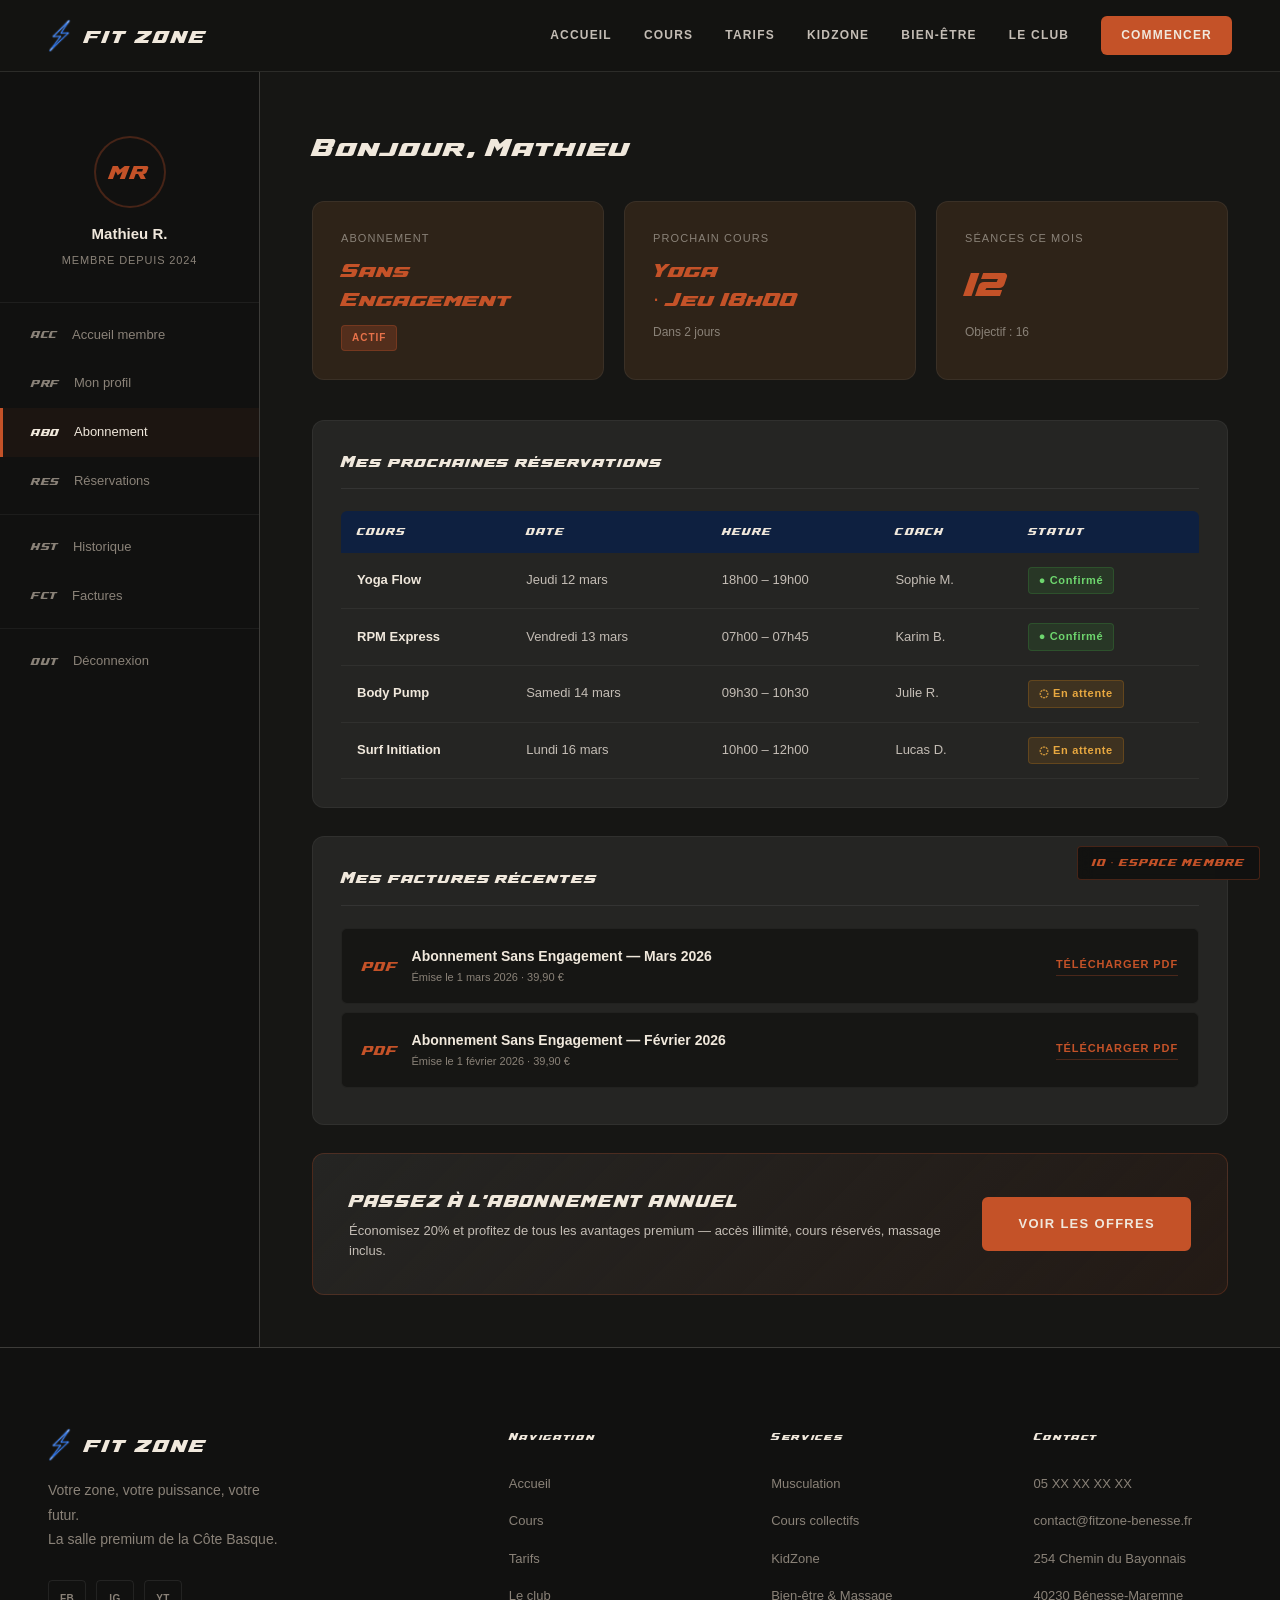
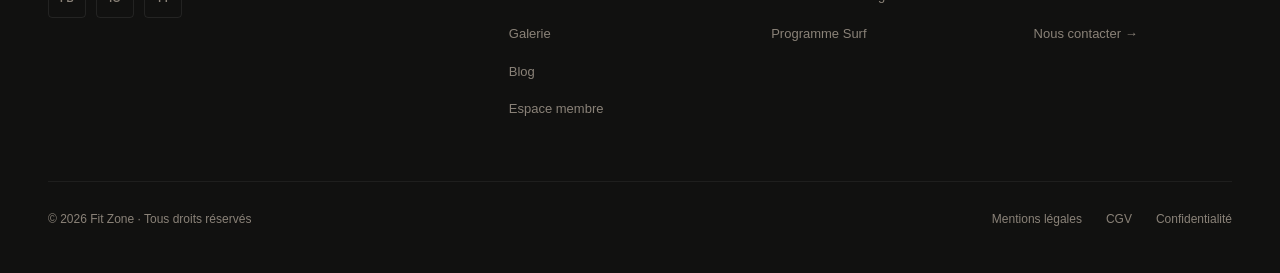
<file: 10-espace-membre.html>
<!DOCTYPE html>
<html lang="fr">

<head>
  <meta charset="UTF-8">
  <meta name="viewport" content="width=device-width, initial-scale=1.0">
  <title>Fit Zone — Espace Membre</title>
  <link rel="stylesheet" href="style.css">
  <link rel="icon" href="favicon.ico">
  <style>
    /* Connexion hero — pour référence visuelle */
    .login-section {
      background: var(--beton);
      padding: 60px 0;
      text-align: center;
      display: none;
      /* état connecté = dashboard visible */
    }

    /* Dashboard layout */
    .dashboard-wrapper {
      background: var(--beton);
      min-height: calc(100vh - 72px);
    }

    /* Avatar sidebar */
    .sidebar-profile {
      padding: 32px 28px;
      border-bottom: 1px solid rgba(255, 255, 255, 0.06);
      text-align: center;
    }

    .sidebar-avatar {
      width: 72px;
      height: 72px;
      border-radius: 50%;
      background: var(--acier-noir);
      display: flex;
      align-items: center;
      justify-content: center;
      font-family: var(--font-display);
      font-size: 22px;
      font-weight: 700;
      letter-spacing: 0.06em;
      color: var(--terracotta);
      margin: 0 auto 14px;
      border: 2px solid rgba(196, 82, 40, 0.3);
    }

    .sidebar-name {
      font-weight: 700;
      font-size: 15px;
      color: var(--creme);
      margin-bottom: 6px;
    }

    .sidebar-since {
      font-size: 11px;
      color: var(--grege);
      letter-spacing: 0.08em;
      text-transform: uppercase;
    }

    /* Sidebar divider */
    .sidebar-divider {
      height: 1px;
      background: rgba(255, 255, 255, 0.05);
      margin: 8px 0;
    }

    /* Table réservations */
    .reservations-table {
      width: 100%;
      border-collapse: collapse;
      font-size: 13px;
    }

    .reservations-table thead th {
      background: var(--navy);
      padding: 12px 16px;
      text-align: left;
      font-family: var(--font-display);
      font-size: 11px;
      letter-spacing: 0.1em;
      color: var(--creme);
      border: none;
    }

    .reservations-table thead th:first-child {
      border-radius: 6px 0 0 0;
    }

    .reservations-table thead th:last-child {
      border-radius: 0 6px 0 0;
    }

    .reservations-table tbody tr {
      border-bottom: 1px solid rgba(255, 255, 255, 0.05);
      transition: background var(--transition);
    }

    .reservations-table tbody tr:hover {
      background: rgba(255, 255, 255, 0.02);
    }

    .reservations-table td {
      padding: 14px 16px;
      color: var(--beige);
      vertical-align: middle;
    }

    .reservations-table td:first-child {
      font-weight: 600;
      color: var(--creme);
    }

    .status-confirmed {
      display: inline-flex;
      align-items: center;
      gap: 6px;
      padding: 4px 10px;
      border-radius: 4px;
      font-size: 11px;
      font-weight: 700;
      letter-spacing: 0.06em;
      background: rgba(60, 160, 60, 0.15);
      color: #6ed66e;
      border: 1px solid rgba(60, 160, 60, 0.25);
    }

    .status-pending {
      display: inline-flex;
      align-items: center;
      gap: 6px;
      padding: 4px 10px;
      border-radius: 4px;
      font-size: 11px;
      font-weight: 700;
      letter-spacing: 0.06em;
      background: rgba(210, 130, 20, 0.15);
      color: #e8a840;
      border: 1px solid rgba(210, 130, 20, 0.25);
    }

    /* Factures */
    .facture-row {
      display: flex;
      align-items: center;
      justify-content: space-between;
      padding: 16px 20px;
      background: var(--beton);
      border-radius: var(--radius);
      margin-bottom: 8px;
      border: 1px solid rgba(255, 255, 255, 0.05);
    }

    .facture-info {
      display: flex;
      align-items: center;
      gap: 14px;
    }

    .facture-icon {
      font-family: var(--font-display);
      font-size: 14px;
      font-weight: 700;
      letter-spacing: 0.06em;
      color: var(--terracotta);
    }

    .facture-label {
      font-size: 14px;
      color: var(--creme);
      font-weight: 600;
      margin-bottom: 2px;
      overflow-wrap: break-word;
      word-break: break-word;
    }

    .facture-date {
      font-size: 11px;
      color: var(--grege);
    }

    .facture-dl {
      font-size: 11px;
      font-weight: 700;
      color: var(--terracotta);
      letter-spacing: 0.08em;
      text-transform: uppercase;
      cursor: pointer;
      border-bottom: 1px solid rgba(196, 82, 40, 0.3);
      padding-bottom: 1px;
      transition: color var(--transition);
    }

    .facture-dl:hover {
      color: #d4632c;
    }

    /* Section block dans dashboard */
    .db-section {
      background: var(--anthracite-md);
      border-radius: var(--radius-lg);
      padding: 28px;
      margin-bottom: 28px;
      border: 1px solid rgba(255, 255, 255, 0.05);
    }

    .db-section-title {
      font-family: var(--font-display);
      font-size: 16px;
      color: var(--creme);
      letter-spacing: 0.06em;
      margin-bottom: 22px;
      padding-bottom: 14px;
      border-bottom: 1px solid rgba(255, 255, 255, 0.07);
    }

    /* CTA upgrade */
    .upgrade-cta {
      background: linear-gradient(135deg, var(--anthracite-md) 0%, rgba(196, 82, 40, 0.08) 100%);
      border: 1px solid rgba(196, 82, 40, 0.25);
      border-radius: var(--radius-lg);
      padding: 32px 36px;
      display: flex;
      align-items: center;
      justify-content: space-between;
      gap: 24px;
      min-width: 0;
    }

    .upgrade-cta-text h3 {
      font-family: var(--font-display);
      font-size: 18px;
      color: var(--creme);
      margin-bottom: 6px;
      letter-spacing: 0.04em;
      overflow-wrap: break-word;
      word-break: break-word;
    }

    .upgrade-cta-text p {
      font-size: 13px;
      color: var(--beige);
    }

    /* Titre de bienvenue */
    .dashboard-greeting {
      font-family: var(--font-display);
      font-size: 28px;
      color: var(--creme);
      margin-bottom: 32px;
      letter-spacing: 0.04em;
    }

    /* Valeurs de taille intermédiaire dans les cards */
    .dashboard-card-value--md {
      font-size: 22px;
      line-height: 1.3;
    }

    /* Wrapper scrollable pour la table */
    .reservations-wrap {
      overflow-x: auto;
      -webkit-overflow-scrolling: touch;
      overscroll-behavior-x: contain;
    }

    @media (max-width: 810px) {
      .reservations-table {
        width: auto;
        min-width: 480px;
        /* force le scroll horizontal du wrapper */
      }
    }

    /* Barre de profil mobile (remplace la sidebar sur mobile) */
    .mobile-profile-bar {
      display: none;
      background: var(--acier-noir);
      border-bottom: 1px solid var(--gris-metal);
      padding: 16px 20px;
      align-items: center;
      gap: 14px;
    }

    .mobile-profile-bar .mobile-avatar {
      width: 44px;
      height: 44px;
      border-radius: 50%;
      background: var(--acier-noir);
      border: 2px solid rgba(196, 82, 40, 0.3);
      display: flex;
      align-items: center;
      justify-content: center;
      font-family: var(--font-display);
      font-size: 14px;
      font-weight: 700;
      color: var(--terracotta);
      flex-shrink: 0;
    }

    .mobile-profile-bar .mobile-name {
      font-size: 14px;
      font-weight: 700;
      color: var(--creme);
    }

    .mobile-profile-bar .mobile-since {
      font-size: 10px;
      color: var(--grege);
      letter-spacing: 0.08em;
      text-transform: uppercase;
    }

    /* Nav horizontale mobile */
    .mobile-dashboard-nav {
      display: none;
      overflow-x: auto;
      -webkit-overflow-scrolling: touch;
      background: var(--acier-noir);
      border-bottom: 1px solid var(--gris-metal);
      padding: 0 12px;
      gap: 0;
    }

    .mobile-dashboard-nav a {
      display: inline-flex;
      align-items: center;
      gap: 6px;
      padding: 12px 14px;
      font-family: var(--font-display);
      font-size: 11px;
      letter-spacing: 0.08em;
      color: var(--grege);
      white-space: nowrap;
      border-bottom: 2px solid transparent;
      transition: color var(--transition), border-color var(--transition);
    }

    .mobile-dashboard-nav a.active {
      color: var(--creme);
      border-bottom-color: var(--terracotta);
    }

    .mobile-dashboard-nav a:hover {
      color: var(--creme);
    }

    @media (max-width: 810px) {
      .abbr {
        display: none;
      }

      .mobile-profile-bar {
        display: flex;
      }

      .mobile-dashboard-nav {
        display: flex;
      }

      .dashboard-greeting {
        font-size: 22px;
        margin-bottom: 20px;
      }

      .dashboard-card-value--md {
        font-size: 18px;
      }

      .db-section {
        padding: 20px 16px;
      }

      .upgrade-cta {
        flex-direction: column;
        align-items: flex-start;
        gap: 16px;
        padding: 24px 20px;
      }

      .upgrade-cta .btn {
        width: 100%;
        justify-content: center;
        white-space: normal;
        text-align: center;
        flex-shrink: unset;
      }
    }

    @media (max-width: 480px) {
      .facture-row {
        flex-direction: column;
        align-items: flex-start;
        gap: 12px;
      }

      .facture-dl {
        align-self: flex-start;
      }

      .facture-label {
        overflow-wrap: break-word;
        word-break: break-word;
        font-size: 13px;
      }

      .upgrade-cta {
        padding: 24px 20px;
      }
    }
  </style>
</head>

<body>

  <!-- HEADER -->
  <header class="header">
    <div class="container header-inner">
      <div class="logo">
        <img src="./assets/Eclair_PNG.png" alt="Fit Zone" style="height:34px;">
        <span class="logo-text">FIT ZONE</span>
      </div>
      <nav class="nav">
        <a href="index.html">Accueil</a>
        <a href="04-cours.html">Cours</a>
        <a href="03-tarifs.html">Tarifs</a>
        <a href="05-kidzone.html">KidZone</a>
        <a href="06-bien-etre.html">Bien-être</a>
        <a href="02-le-club.html">Le club</a>
        <a href="09-contact.html" class="nav-cta">Commencer</a>
      </nav>
    </div>
  </header>

  <!-- CONNEXION (état non connecté — masqué ici pour montrer le dashboard) -->
  <div class="login-section">
    <div class="container">
      <span class="eyebrow">ESPACE MEMBRE</span>
      <h1 class="display display-md" style="color:var(--creme); margin-bottom:14px;">MON ESPACE MEMBRE</h1>
      <p style="color:var(--beige);">Connectez-vous pour accéder à votre espace personnel.</p>
    </div>
  </div>

  <!-- DASHBOARD — État connecté (Mathieu) -->
  <div class="dashboard-wrapper">

    <!-- Profil + navigation horizontale (mobile uniquement) -->
    <div class="mobile-profile-bar">
      <div class="mobile-avatar">MR</div>
      <div>
        <div class="mobile-name">Mathieu R.</div>
        <div class="mobile-since">Membre depuis 2024</div>
      </div>
    </div>
    <nav class="mobile-dashboard-nav">
      <a href="#"><span class="abbr">ACC · </span>Accueil</a>
      <a href="#"><span class="abbr">PRF · </span>Profil</a>
      <a href="#" class="active"><span class="abbr">ABO · </span>Abonnement</a>
      <a href="#"><span class="abbr">RES · </span>Réservations</a>
      <a href="#"><span class="abbr">HST · </span>Historique</a>
      <a href="#"><span class="abbr">FCT · </span>Factures</a>
      <a href="index.html"><span class="abbr">OUT · </span>Déconnexion</a>
    </nav>

    <div class="dashboard">

      <!-- SIDEBAR -->
      <aside class="dashboard-sidebar">
        <div class="sidebar-profile">
          <div class="sidebar-avatar">MR</div>
          <div class="sidebar-name">Mathieu R.</div>
          <div class="sidebar-since">Membre depuis 2024</div>
        </div>

        <nav class="sidebar-nav" style="margin-top:8px;">
          <a href="#" class="sidebar-item">
            <span class="sidebar-icon abbr"
              style="font-family:var(--font-display);font-size:11px;font-weight:700;letter-spacing:0.06em;">ACC</span>
            Accueil membre
          </a>
          <a href="#" class="sidebar-item">
            <span class="sidebar-icon abbr"
              style="font-family:var(--font-display);font-size:11px;font-weight:700;letter-spacing:0.06em;">PRF</span>
            Mon profil
          </a>
          <a href="#" class="sidebar-item active">
            <span class="sidebar-icon abbr"
              style="font-family:var(--font-display);font-size:11px;font-weight:700;letter-spacing:0.06em;">ABO</span>
            Abonnement
          </a>
          <a href="#" class="sidebar-item">
            <span class="sidebar-icon abbr"
              style="font-family:var(--font-display);font-size:11px;font-weight:700;letter-spacing:0.06em;">RES</span>
            Réservations
          </a>
          <div class="sidebar-divider"></div>
          <a href="#" class="sidebar-item">
            <span class="sidebar-icon abbr"
              style="font-family:var(--font-display);font-size:11px;font-weight:700;letter-spacing:0.06em;">HST</span>
            Historique
          </a>
          <a href="#" class="sidebar-item">
            <span class="sidebar-icon abbr"
              style="font-family:var(--font-display);font-size:11px;font-weight:700;letter-spacing:0.06em;">FCT</span>
            Factures
          </a>
          <div class="sidebar-divider"></div>
          <a href="index.html" class="sidebar-item" style="margin-top:auto;">
            <span class="sidebar-icon abbr"
              style="font-family:var(--font-display);font-size:11px;font-weight:700;letter-spacing:0.06em;">OUT</span>
            Déconnexion
          </a>
        </nav>
      </aside>

      <!-- CONTENU PRINCIPAL -->
      <main class="dashboard-content">

        <h2 class="dashboard-greeting">
          Bonjour, Mathieu
        </h2>

        <!-- Cartes résumé -->
        <div class="dashboard-cards">
          <div class="dashboard-card">
            <div class="dashboard-card-label">ABONNEMENT</div>
            <div class="dashboard-card-value dashboard-card-value--md">Sans<br>Engagement</div>
            <div style="margin-top:10px;">
              <span class="badge badge-cardio">ACTIF</span>
            </div>
          </div>
          <div class="dashboard-card">
            <div class="dashboard-card-label">PROCHAIN COURS</div>
            <div class="dashboard-card-value dashboard-card-value--md">Yoga<br>· Jeu 18h00</div>
            <div style="margin-top:10px; font-size:12px; color:var(--grege);">Dans 2 jours</div>
          </div>
          <div class="dashboard-card">
            <div class="dashboard-card-label">SÉANCES CE MOIS</div>
            <div class="dashboard-card-value">12</div>
            <div style="margin-top:10px; font-size:12px; color:var(--grege);">Objectif : 16</div>
          </div>
        </div>

        <!-- Prochaines réservations -->
        <div class="db-section">
          <h3 class="db-section-title">Mes prochaines réservations</h3>
          <div class="reservations-wrap">
            <table class="reservations-table">
              <thead>
                <tr>
                  <th>COURS</th>
                  <th>DATE</th>
                  <th>HEURE</th>
                  <th>COACH</th>
                  <th>STATUT</th>
                </tr>
              </thead>
              <tbody>
                <tr>
                  <td>Yoga Flow</td>
                  <td>Jeudi 12 mars</td>
                  <td>18h00 – 19h00</td>
                  <td>Sophie M.</td>
                  <td><span class="status-confirmed">● Confirmé</span></td>
                </tr>
                <tr>
                  <td>RPM Express</td>
                  <td>Vendredi 13 mars</td>
                  <td>07h00 – 07h45</td>
                  <td>Karim B.</td>
                  <td><span class="status-confirmed">● Confirmé</span></td>
                </tr>
                <tr>
                  <td>Body Pump</td>
                  <td>Samedi 14 mars</td>
                  <td>09h30 – 10h30</td>
                  <td>Julie R.</td>
                  <td><span class="status-pending">◌ En attente</span></td>
                </tr>
                <tr>
                  <td>Surf Initiation</td>
                  <td>Lundi 16 mars</td>
                  <td>10h00 – 12h00</td>
                  <td>Lucas D.</td>
                  <td><span class="status-pending">◌ En attente</span></td>
                </tr>
              </tbody>
            </table>
          </div>
        </div>

        <!-- Mes factures -->
        <div class="db-section">
          <h3 class="db-section-title">Mes factures récentes</h3>

          <div class="facture-row">
            <div class="facture-info">
              <span class="facture-icon">PDF</span>
              <div>
                <div class="facture-label">Abonnement Sans Engagement — Mars 2026</div>
                <div class="facture-date">Émise le 1 mars 2026 · 39,90 €</div>
              </div>
            </div>
            <span class="facture-dl">Télécharger PDF</span>
          </div>

          <div class="facture-row">
            <div class="facture-info">
              <span class="facture-icon">PDF</span>
              <div>
                <div class="facture-label">Abonnement Sans Engagement — Février 2026</div>
                <div class="facture-date">Émise le 1 février 2026 · 39,90 €</div>
              </div>
            </div>
            <span class="facture-dl">Télécharger PDF</span>
          </div>

        </div>

        <!-- CTA Upgrade -->
        <div class="upgrade-cta">
          <div class="upgrade-cta-text">
            <h3>PASSEZ À L'ABONNEMENT ANNUEL</h3>
            <p>Économisez 20% et profitez de tous les avantages premium — accès illimité, cours réservés, massage
              inclus.</p>
          </div>
          <a href="03-tarifs.html" class="btn btn-primary">VOIR LES OFFRES</a>
        </div>

      </main>
    </div>
  </div>

  <!-- FOOTER -->
  <footer class="footer">
    <div class="container">
      <div class="footer-grid">
        <div class="footer-brand">
          <div class="logo">
            <img src="./assets/Eclair_PNG.png" alt="Fit Zone" style="height:34px;">
            <span class="logo-text">FIT ZONE</span>
          </div>
          <p>Votre zone, votre puissance, votre futur.<br>La salle premium de la Côte Basque.</p>
          <div class="footer-socials">
            <a href="#" class="social-icon" style="font-size:10px;font-weight:800;letter-spacing:0.04em;">FB</a>
            <a href="#" class="social-icon" style="font-size:10px;font-weight:800;letter-spacing:0.04em;">IG</a>
            <a href="#" class="social-icon" style="font-size:10px;font-weight:800;letter-spacing:0.04em;">YT</a>
          </div>
        </div>
        <div class="footer-col">
          <h4>Navigation</h4>
          <ul>
            <li><a href="index.html">Accueil</a></li>
            <li><a href="04-cours.html">Cours</a></li>
            <li><a href="03-tarifs.html">Tarifs</a></li>
            <li><a href="02-le-club.html">Le club</a></li>
            <li><a href="07-galerie.html">Galerie</a></li>
            <li><a href="08-blog.html">Blog</a></li>
            <li><a href="10-espace-membre.html">Espace membre</a></li>
          </ul>
        </div>
        <div class="footer-col">
          <h4>Services</h4>
          <ul>
            <li><a href="02-le-club.html">Musculation</a></li>
            <li><a href="04-cours.html">Cours collectifs</a></li>
            <li><a href="05-kidzone.html">KidZone</a></li>
            <li><a href="06-bien-etre.html">Bien-être &amp; Massage</a></li>
            <li><a href="04-cours.html">Programme Surf</a></li>
          </ul>
        </div>
        <div class="footer-col">
          <h4>Contact</h4>
          <ul>
            <li><a href="#">05 XX XX XX XX</a></li>
            <li><a href="#">contact@fitzone-benesse.fr</a></li>
            <li><a href="#">254 Chemin du Bayonnais</a></li>
            <li><a href="#">40230 Bénesse-Maremne</a></li>
            <li><a href="09-contact.html">Nous contacter →</a></li>
          </ul>
        </div>
      </div>
      <div class="footer-bottom">
        <p>© 2026 Fit Zone · Tous droits réservés</p>
        <div style="display:flex;gap:24px;">
          <a href="11-mentions-legales.html">Mentions légales</a>
          <a href="11-mentions-legales.html">CGV</a>
          <a href="11-mentions-legales.html">Confidentialité</a>
        </div>
      </div>
    </div>
  </footer>

  <div class="page-indicator">10 · ESPACE MEMBRE</div>

  <script src="responsive.js"></script>
</body>

</html>
</file>
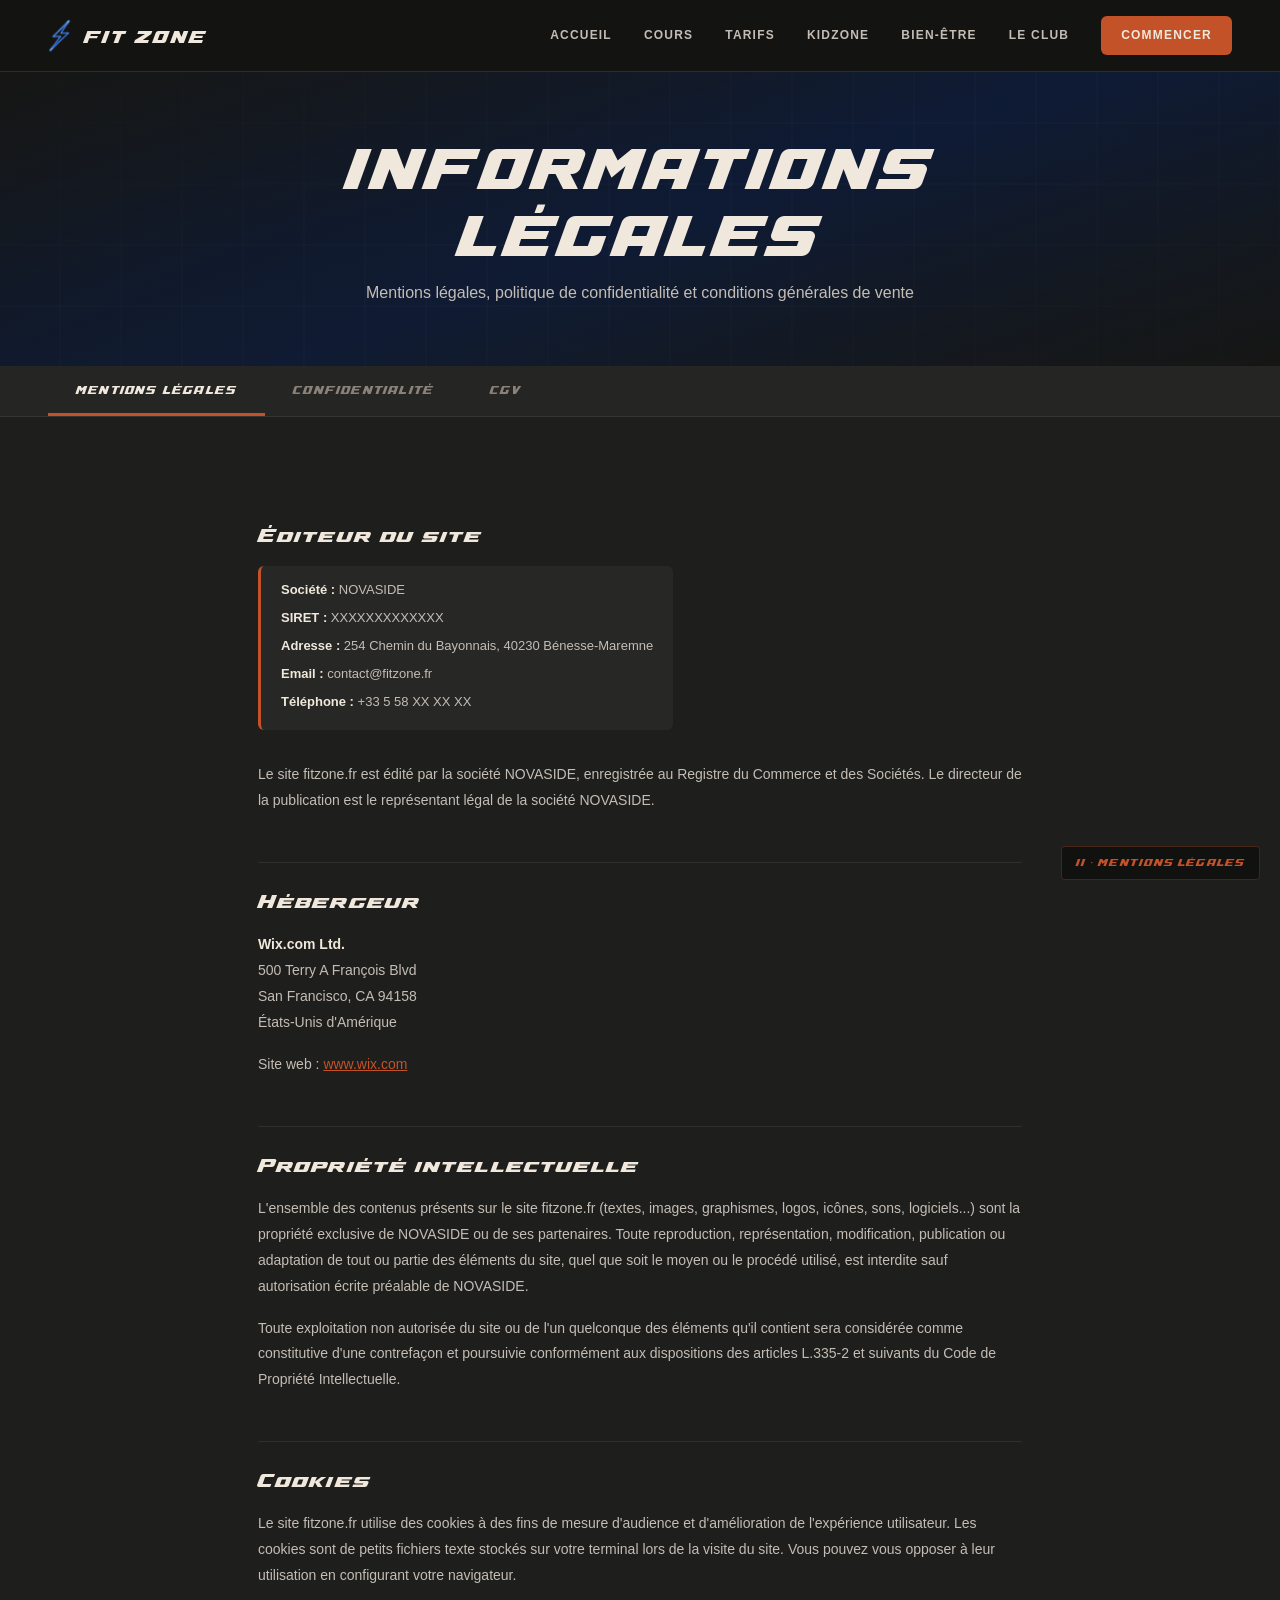
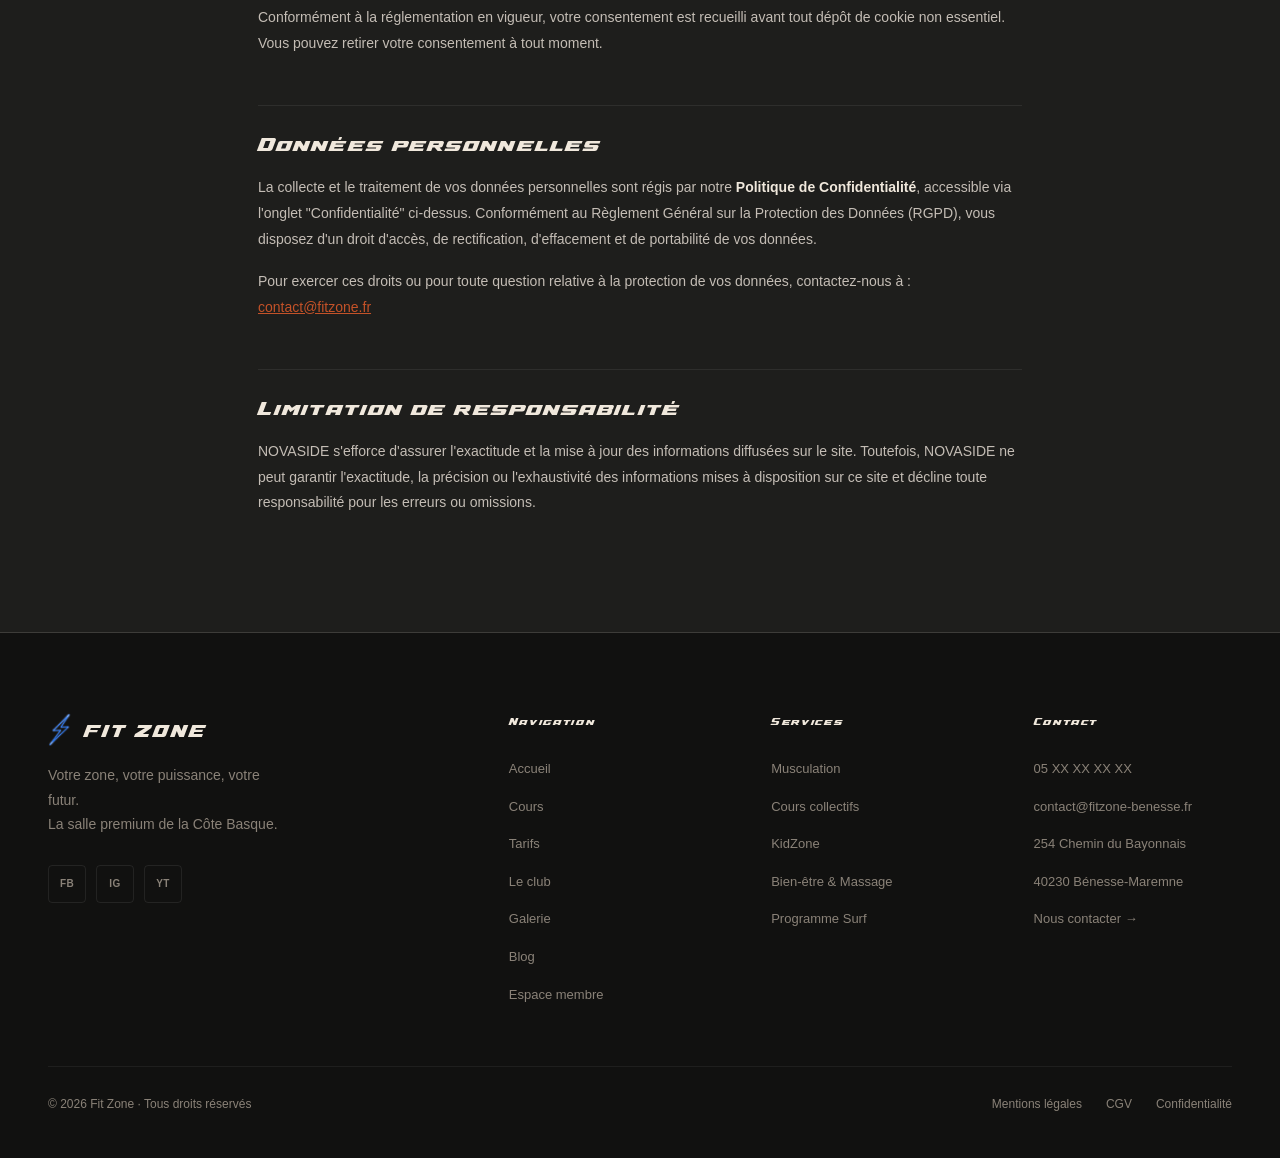
<file: 11-mentions-legales.html>
<!DOCTYPE html>
<html lang="fr">

<head>
  <meta charset="UTF-8">
  <meta name="viewport" content="width=device-width, initial-scale=1.0">
  <title>Fit Zone — Mentions Légales / CGV / Confidentialité</title>
  <link rel="stylesheet" href="style.css">
  <link rel="icon" href="favicon.ico">
  <style>
    .hero-legal {
      background:
        linear-gradient(160deg, rgba(22, 22, 20, 0.95) 0%, rgba(14, 32, 64, 0.58) 52%, rgba(22, 22, 20, 0.92) 100%),
        repeating-linear-gradient(90deg, transparent 0px, transparent 59px, rgba(255, 255, 255, 0.03) 59px, rgba(255, 255, 255, 0.03) 61px),
        repeating-linear-gradient(0deg, transparent 0px, transparent 59px, rgba(255, 255, 255, 0.03) 59px, rgba(255, 255, 255, 0.03) 61px),
        linear-gradient(170deg, #171716 0%, #0e1428 42%, #161614 100%);
    }

    /* Tabs navigation */
    .tabs-nav {
      background: var(--anthracite-md);
      border-bottom: 1px solid rgba(255, 255, 255, 0.07);
      padding: 0;
      position: sticky;
      top: 72px;
      z-index: 100;
    }

    .tabs-nav-inner {
      max-width: var(--container);
      margin: 0 auto;
      padding: 0 48px;
      display: flex;
      gap: 0;
    }

    .tab-btn {
      padding: 18px 28px;
      font-family: var(--font-display);
      font-size: 12px;
      letter-spacing: 0.1em;
      color: var(--grege);
      cursor: pointer;
      background: transparent;
      border: none;
      border-bottom: 3px solid transparent;
      transition: color var(--transition), border-color var(--transition);
      text-transform: uppercase;
    }

    .tab-btn:hover {
      color: var(--creme);
    }

    .tab-btn.active {
      color: var(--creme);
      border-bottom-color: var(--terracotta);
    }

    /* Tab content */
    .tab-content {
      display: none;
    }

    .tab-content.active {
      display: block;
    }

    /* Legal content typography — sur fond sombre */
    .legal-content {
      padding: var(--section-py) 0;
    }

    .legal-content.bg-dark-a {
      background: var(--anthracite);
    }

    .legal-content.bg-dark-b {
      background: var(--beton);
    }

    .legal-body {
      max-width: 860px;
      margin: 0 auto;
      padding: 0 48px;
    }

    .legal-body h2 {
      font-family: var(--font-display);
      font-size: 22px;
      color: var(--creme);
      letter-spacing: 0.05em;
      margin-top: 48px;
      margin-bottom: 14px;
      padding-top: 20px;
      border-top: 1px solid rgba(255, 255, 255, 0.07);
    }

    .legal-body h2:first-child {
      margin-top: 0;
      padding-top: 0;
      border-top: none;
    }

    .legal-body p {
      font-size: 14px;
      color: var(--beige);
      line-height: 1.85;
      margin-bottom: 16px;
    }

    .legal-body ul {
      margin: 12px 0 20px 20px;
      display: flex;
      flex-direction: column;
      gap: 8px;
    }

    .legal-body ul li {
      font-size: 14px;
      color: var(--beige);
      line-height: 1.65;
    }

    .legal-body strong {
      color: var(--creme);
      font-weight: 700;
    }

    .legal-body a {
      color: var(--terracotta);
      text-decoration: underline;
    }

    .legal-meta {
      display: inline-block;
      padding: 12px 20px;
      background: rgba(255, 255, 255, 0.04);
      border-radius: var(--radius);
      border-left: 3px solid var(--terracotta);
      margin-bottom: 32px;
    }

    .legal-meta p {
      margin-bottom: 4px;
      font-size: 13px;
    }

    @media (max-width: 810px) {
      .tabs-nav-inner {
        padding: 0 16px;
        overflow-x: auto;
        -webkit-overflow-scrolling: touch;
      }

      .tab-btn {
        padding: 14px 16px;
        font-size: 11px;
        white-space: nowrap;
      }

      .legal-body {
        padding: 0 20px;
      }
    }

    @media (max-width: 480px) {
      .tabs-nav-inner {
        padding: 0 8px;
      }

      .tab-btn {
        padding: 12px 12px;
      }

      .legal-body {
        padding: 0 4px;
      }
    }
  </style>
</head>

<body>

  <!-- HEADER -->
  <header class="header">
    <div class="container header-inner">
      <div class="logo">
        <img src="./assets/Eclair_PNG.png" alt="Fit Zone" style="height:34px;">
        <span class="logo-text">FIT ZONE</span>
      </div>
      <nav class="nav">
        <a href="index.html">Accueil</a>
        <a href="04-cours.html">Cours</a>
        <a href="03-tarifs.html">Tarifs</a>
        <a href="05-kidzone.html">KidZone</a>
        <a href="06-bien-etre.html">Bien-être</a>
        <a href="02-le-club.html">Le club</a>
        <a href="09-contact.html" class="nav-cta">Commencer</a>
      </nav>
    </div>
  </header>

  <!-- HERO 30vh -->
  <section class="hero hero-30 hero-legal">
    <div class="hero-content">
      <h1 class="display display-lg" style="color:var(--creme); margin-bottom:14px;">INFORMATIONS LÉGALES</h1>
      <p style="font-size:16px; color:var(--beige);">Mentions légales, politique de confidentialité et conditions
        générales de vente</p>
    </div>
  </section>

  <!-- TABS NAVIGATION -->
  <div class="tabs-nav">
    <div class="tabs-nav-inner">
      <button class="tab-btn active" onclick="showTab('mentions')">MENTIONS LÉGALES</button>
      <button class="tab-btn" onclick="showTab('confidentialite')">CONFIDENTIALITÉ</button>
      <button class="tab-btn" onclick="showTab('cgv')">CGV</button>
    </div>
  </div>

  <!-- TAB 1 : MENTIONS LÉGALES -->
  <div id="tab-mentions" class="tab-content active">
    <div class="legal-content bg-dark-a">
      <div class="legal-body">

        <h2>Éditeur du site</h2>
        <div class="legal-meta">
          <p><strong>Société :</strong> NOVASIDE</p>
          <p><strong>SIRET :</strong> XXXXXXXXXXXXX</p>
          <p><strong>Adresse :</strong> 254 Chemin du Bayonnais, 40230 Bénesse-Maremne</p>
          <p><strong>Email :</strong> contact@fitzone.fr</p>
          <p><strong>Téléphone :</strong> +33 5 58 XX XX XX</p>
        </div>
        <p>Le site fitzone.fr est édité par la société NOVASIDE, enregistrée au Registre du Commerce et des Sociétés. Le
          directeur de la publication est le représentant légal de la société NOVASIDE.</p>

        <h2>Hébergeur</h2>
        <p>
          <strong>Wix.com Ltd.</strong><br>
          500 Terry A François Blvd<br>
          San Francisco, CA 94158<br>
          États-Unis d'Amérique
        </p>
        <p>Site web : <a href="https://www.wix.com" target="_blank" rel="noopener">www.wix.com</a></p>

        <h2>Propriété intellectuelle</h2>
        <p>L'ensemble des contenus présents sur le site fitzone.fr (textes, images, graphismes, logos, icônes, sons,
          logiciels...) sont la propriété exclusive de NOVASIDE ou de ses partenaires. Toute reproduction,
          représentation, modification, publication ou adaptation de tout ou partie des éléments du site, quel que soit
          le moyen ou le procédé utilisé, est interdite sauf autorisation écrite préalable de NOVASIDE.</p>
        <p>Toute exploitation non autorisée du site ou de l'un quelconque des éléments qu'il contient sera considérée
          comme constitutive d'une contrefaçon et poursuivie conformément aux dispositions des articles L.335-2 et
          suivants du Code de Propriété Intellectuelle.</p>

        <h2>Cookies</h2>
        <p>Le site fitzone.fr utilise des cookies à des fins de mesure d'audience et d'amélioration de l'expérience
          utilisateur. Les cookies sont de petits fichiers texte stockés sur votre terminal lors de la visite du site.
          Vous pouvez vous opposer à leur utilisation en configurant votre navigateur.</p>
        <p>Conformément à la réglementation en vigueur, votre consentement est recueilli avant tout dépôt de cookie non
          essentiel. Vous pouvez retirer votre consentement à tout moment.</p>

        <h2>Données personnelles</h2>
        <p>La collecte et le traitement de vos données personnelles sont régis par notre <strong>Politique de
            Confidentialité</strong>, accessible via l'onglet "Confidentialité" ci-dessus. Conformément au Règlement
          Général sur la Protection des Données (RGPD), vous disposez d'un droit d'accès, de rectification, d'effacement
          et de portabilité de vos données.</p>
        <p>Pour exercer ces droits ou pour toute question relative à la protection de vos données, contactez-nous à : <a
            href="mailto:contact@fitzone.fr">contact@fitzone.fr</a></p>

        <h2>Limitation de responsabilité</h2>
        <p>NOVASIDE s'efforce d'assurer l'exactitude et la mise à jour des informations diffusées sur le site.
          Toutefois, NOVASIDE ne peut garantir l'exactitude, la précision ou l'exhaustivité des informations mises à
          disposition sur ce site et décline toute responsabilité pour les erreurs ou omissions.</p>

      </div>
    </div>
  </div>

  <!-- TAB 2 : CONFIDENTIALITÉ -->
  <div id="tab-confidentialite" class="tab-content">
    <div class="legal-content bg-dark-b">
      <div class="legal-body">

        <h2>Collecte des données</h2>
        <p>Dans le cadre de votre utilisation du site fitzone.fr et de nos services, nous collectons les données
          personnelles suivantes :</p>
        <ul>
          <li>Données d'identification : nom, prénom, adresse email, numéro de téléphone</li>
          <li>Données de connexion : adresse IP, logs de navigation, données de cookies</li>
          <li>Données liées à l'abonnement : historique des paiements, cours réservés, présences</li>
          <li>Données communiquées via le formulaire de contact</li>
        </ul>
        <p>Ces données sont collectées directement auprès de vous lors de votre inscription, de la création de votre
          compte membre, ou lors de l'utilisation de nos formulaires en ligne.</p>

        <h2>Utilisation des données</h2>
        <p>Vos données personnelles sont utilisées pour les finalités suivantes :</p>
        <ul>
          <li>Gestion de votre abonnement et de votre compte membre</li>
          <li>Traitement de vos réservations de cours</li>
          <li>Envoi de communications relatives à vos séances et à votre compte</li>
          <li>Envoi de notre newsletter (avec votre consentement)</li>
          <li>Amélioration de nos services et personnalisation de l'expérience</li>
          <li>Facturation et comptabilité</li>
          <li>Réponse à vos demandes d'information</li>
        </ul>
        <p>Nous ne vendons, ne louons ni ne partageons vos données personnelles à des tiers à des fins commerciales.</p>

        <h2>Droits RGPD</h2>
        <p>Conformément au Règlement (UE) 2016/679 (RGPD) et à la loi Informatique et Libertés, vous bénéficiez des
          droits suivants concernant vos données personnelles :</p>
        <ul>
          <li><strong>Droit d'accès</strong> : vous pouvez demander une copie des données que nous détenons sur vous
          </li>
          <li><strong>Droit de rectification</strong> : vous pouvez demander la correction de données inexactes</li>
          <li><strong>Droit à l'effacement</strong> : vous pouvez demander la suppression de vos données dans certaines
            conditions</li>
          <li><strong>Droit à la portabilité</strong> : vous pouvez recevoir vos données dans un format structuré et
            lisible</li>
          <li><strong>Droit d'opposition</strong> : vous pouvez vous opposer au traitement de vos données pour des
            motifs légitimes</li>
          <li><strong>Droit à la limitation</strong> : vous pouvez demander la suspension temporaire du traitement</li>
        </ul>
        <p>Pour exercer vos droits, adressez votre demande par email à <a
            href="mailto:contact@fitzone.fr">contact@fitzone.fr</a> ou par courrier à l'adresse de NOVASIDE. Nous nous
          engageons à répondre dans un délai d'un mois.</p>
        <p>Si vous estimez que le traitement de vos données ne respecte pas la réglementation, vous avez le droit
          d'introduire une réclamation auprès de la CNIL (Commission Nationale de l'Informatique et des Libertés) — <a
            href="https://www.cnil.fr" target="_blank" rel="noopener">www.cnil.fr</a>.</p>

        <h2>Conservation des données</h2>
        <p>Vos données sont conservées pour la durée nécessaire à la réalisation des finalités pour lesquelles elles ont
          été collectées. Les données liées à un abonnement actif sont conservées pendant toute la durée de la relation
          contractuelle, puis archivées pendant 5 ans à des fins légales.</p>

        <h2>Sécurité</h2>
        <p>NOVASIDE met en œuvre les mesures techniques et organisationnelles appropriées pour protéger vos données
          contre tout accès non autorisé, modification, divulgation ou destruction.</p>

      </div>
    </div>
  </div>

  <!-- TAB 3 : CGV -->
  <div id="tab-cgv" class="tab-content">
    <div class="legal-content bg-dark-a">
      <div class="legal-body">

        <h2>Objet</h2>
        <p>Les présentes Conditions Générales de Vente (CGV) régissent les relations contractuelles entre la société
          NOVASIDE (exploitant Fit Zone) et toute personne physique souhaitant souscrire à un abonnement ou acheter un
          service proposé par Fit Zone. Tout achat implique l'acceptation sans réserve des présentes conditions.</p>

        <h2>Abonnements et tarifs</h2>
        <p>Fit Zone propose différentes formules d'abonnement dont les tarifs sont consultables sur la page <a
            href="03-tarifs.html">Tarifs</a> du présent site. Les prix sont indiqués en euros TTC.</p>
        <ul>
          <li><strong>Abonnement Sans Engagement</strong> : mensuel, renouvelé automatiquement, résiliable à tout moment
            avec un préavis de 15 jours</li>
          <li><strong>Abonnement Annuel</strong> : engagement sur 12 mois, avec un tarif préférentiel. Paiement mensuel
            ou en une fois</li>
          <li><strong>Pass 10 séances</strong> : valable 3 mois à compter de la date d'achat, non remboursable</li>
        </ul>
        <p>NOVASIDE se réserve le droit de modifier ses tarifs à tout moment. Les modifications tarifaires seront
          notifiées aux abonnés avec un préavis d'un mois minimum.</p>

        <h2>Modalités de paiement</h2>
        <p>Le paiement s'effectue par carte bancaire (Visa, Mastercard, American Express) ou par prélèvement SEPA pour
          les abonnements à renouvellement automatique. Le paiement en espèces est accepté directement à l'accueil de la
          salle dans la limite légale en vigueur.</p>
        <p>En cas de défaut de paiement, l'accès à la salle sera suspendu jusqu'à régularisation. NOVASIDE se réserve le
          droit d'appliquer des pénalités de retard conformément à la réglementation en vigueur.</p>

        <h2>Résiliation</h2>
        <p>Pour les abonnements sans engagement, la résiliation peut être effectuée à tout moment en adressant une
          demande par email à <a href="mailto:contact@fitzone.fr">contact@fitzone.fr</a> ou par courrier recommandé avec
          accusé de réception, avec un préavis minimum de 15 jours avant la prochaine échéance de facturation.</p>
        <p>Pour les abonnements annuels, la résiliation avant terme est possible dans les cas suivants : déménagement à
          plus de 30 km, incapacité médicale dûment justifiée, perte d'emploi. Un justificatif sera demandé.</p>
        <p>NOVASIDE se réserve le droit de résilier un abonnement en cas de non-respect du règlement intérieur de la
          salle.</p>

        <h2>Règlement intérieur</h2>
        <p>L'accès à la salle Fit Zone implique le respect du règlement intérieur affiché dans les locaux et disponible
          à l'accueil. Ce règlement définit notamment les règles d'hygiène, de sécurité et de bonne conduite à adopter
          au sein de la salle.</p>

        <h2>Responsabilité</h2>
        <p>La pratique d'activités physiques implique des risques. Fit Zone recommande à tout nouvel adhérent de
          consulter un médecin avant de débuter un programme d'entraînement intensif. NOVASIDE ne saurait être tenu
          responsable des accidents survenus en cas de non-respect des consignes de sécurité.</p>

        <h2>Droit applicable et litiges</h2>
        <p>Les présentes CGV sont régies par le droit français. En cas de litige, une solution amiable sera recherchée
          en priorité. À défaut d'accord, les tribunaux compétents du ressort de Dax (40) seront saisis.</p>
        <p>Conformément aux articles L.611-1 et suivants du Code de la Consommation, vous pouvez recourir gratuitement
          au médiateur de la consommation compétent pour tout litige non résolu.</p>

      </div>
    </div>
  </div>

  <!-- FOOTER -->
  <footer class="footer">
    <div class="container">
      <div class="footer-grid">
        <div class="footer-brand">
          <div class="logo">
            <img src="./assets/Eclair_PNG.png" alt="Fit Zone" style="height:34px;">
            <span class="logo-text">FIT ZONE</span>
          </div>
          <p>Votre zone, votre puissance, votre futur.<br>La salle premium de la Côte Basque.</p>
          <div class="footer-socials">
            <a href="#" class="social-icon" style="font-size:10px;font-weight:800;letter-spacing:0.04em;">FB</a>
            <a href="#" class="social-icon" style="font-size:10px;font-weight:800;letter-spacing:0.04em;">IG</a>
            <a href="#" class="social-icon" style="font-size:10px;font-weight:800;letter-spacing:0.04em;">YT</a>
          </div>
        </div>
        <div class="footer-col">
          <h4>Navigation</h4>
          <ul>
            <li><a href="index.html">Accueil</a></li>
            <li><a href="04-cours.html">Cours</a></li>
            <li><a href="03-tarifs.html">Tarifs</a></li>
            <li><a href="02-le-club.html">Le club</a></li>
            <li><a href="07-galerie.html">Galerie</a></li>
            <li><a href="08-blog.html">Blog</a></li>
            <li><a href="10-espace-membre.html">Espace membre</a></li>
          </ul>
        </div>
        <div class="footer-col">
          <h4>Services</h4>
          <ul>
            <li><a href="02-le-club.html">Musculation</a></li>
            <li><a href="04-cours.html">Cours collectifs</a></li>
            <li><a href="05-kidzone.html">KidZone</a></li>
            <li><a href="06-bien-etre.html">Bien-être &amp; Massage</a></li>
            <li><a href="04-cours.html">Programme Surf</a></li>
          </ul>
        </div>
        <div class="footer-col">
          <h4>Contact</h4>
          <ul>
            <li><a href="#">05 XX XX XX XX</a></li>
            <li><a href="#">contact@fitzone-benesse.fr</a></li>
            <li><a href="#">254 Chemin du Bayonnais</a></li>
            <li><a href="#">40230 Bénesse-Maremne</a></li>
            <li><a href="09-contact.html">Nous contacter →</a></li>
          </ul>
        </div>
      </div>
      <div class="footer-bottom">
        <p>© 2026 Fit Zone · Tous droits réservés</p>
        <div style="display:flex;gap:24px;">
          <a href="11-mentions-legales.html">Mentions légales</a>
          <a href="11-mentions-legales.html">CGV</a>
          <a href="11-mentions-legales.html">Confidentialité</a>
        </div>
      </div>
    </div>
  </footer>

  <div class="page-indicator">11 · MENTIONS LÉGALES</div>

  <script>
    function showTab(tab) {
      // Masquer tous les contenus
      document.querySelectorAll('.tab-content').forEach(function (el) {
        el.classList.remove('active');
      });
      // Désactiver tous les boutons
      document.querySelectorAll('.tab-btn').forEach(function (el) {
        el.classList.remove('active');
      });
      // Afficher le contenu sélectionné
      document.getElementById('tab-' + tab).classList.add('active');
      // Activer le bouton correspondant
      event.currentTarget.classList.add('active');
    }
  </script>

  <script src="responsive.js"></script>
</body>

</html>
</file>
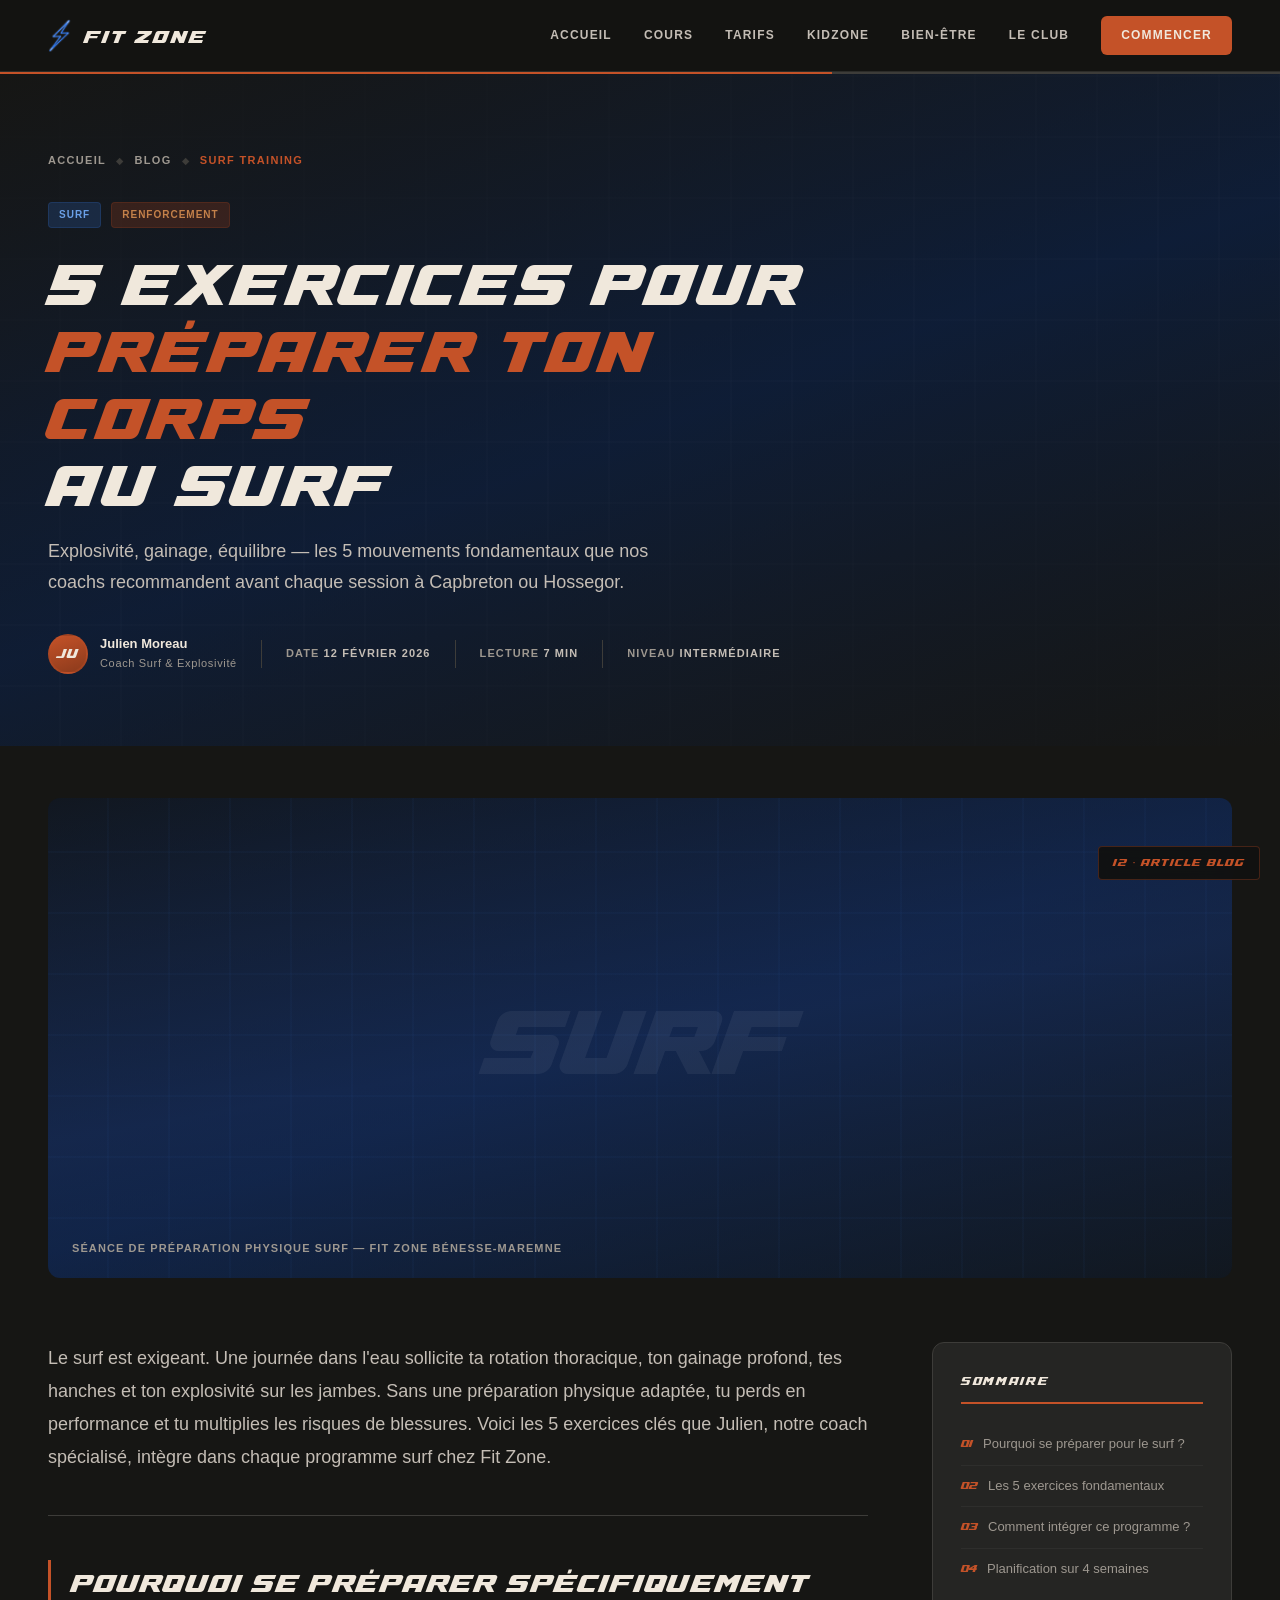
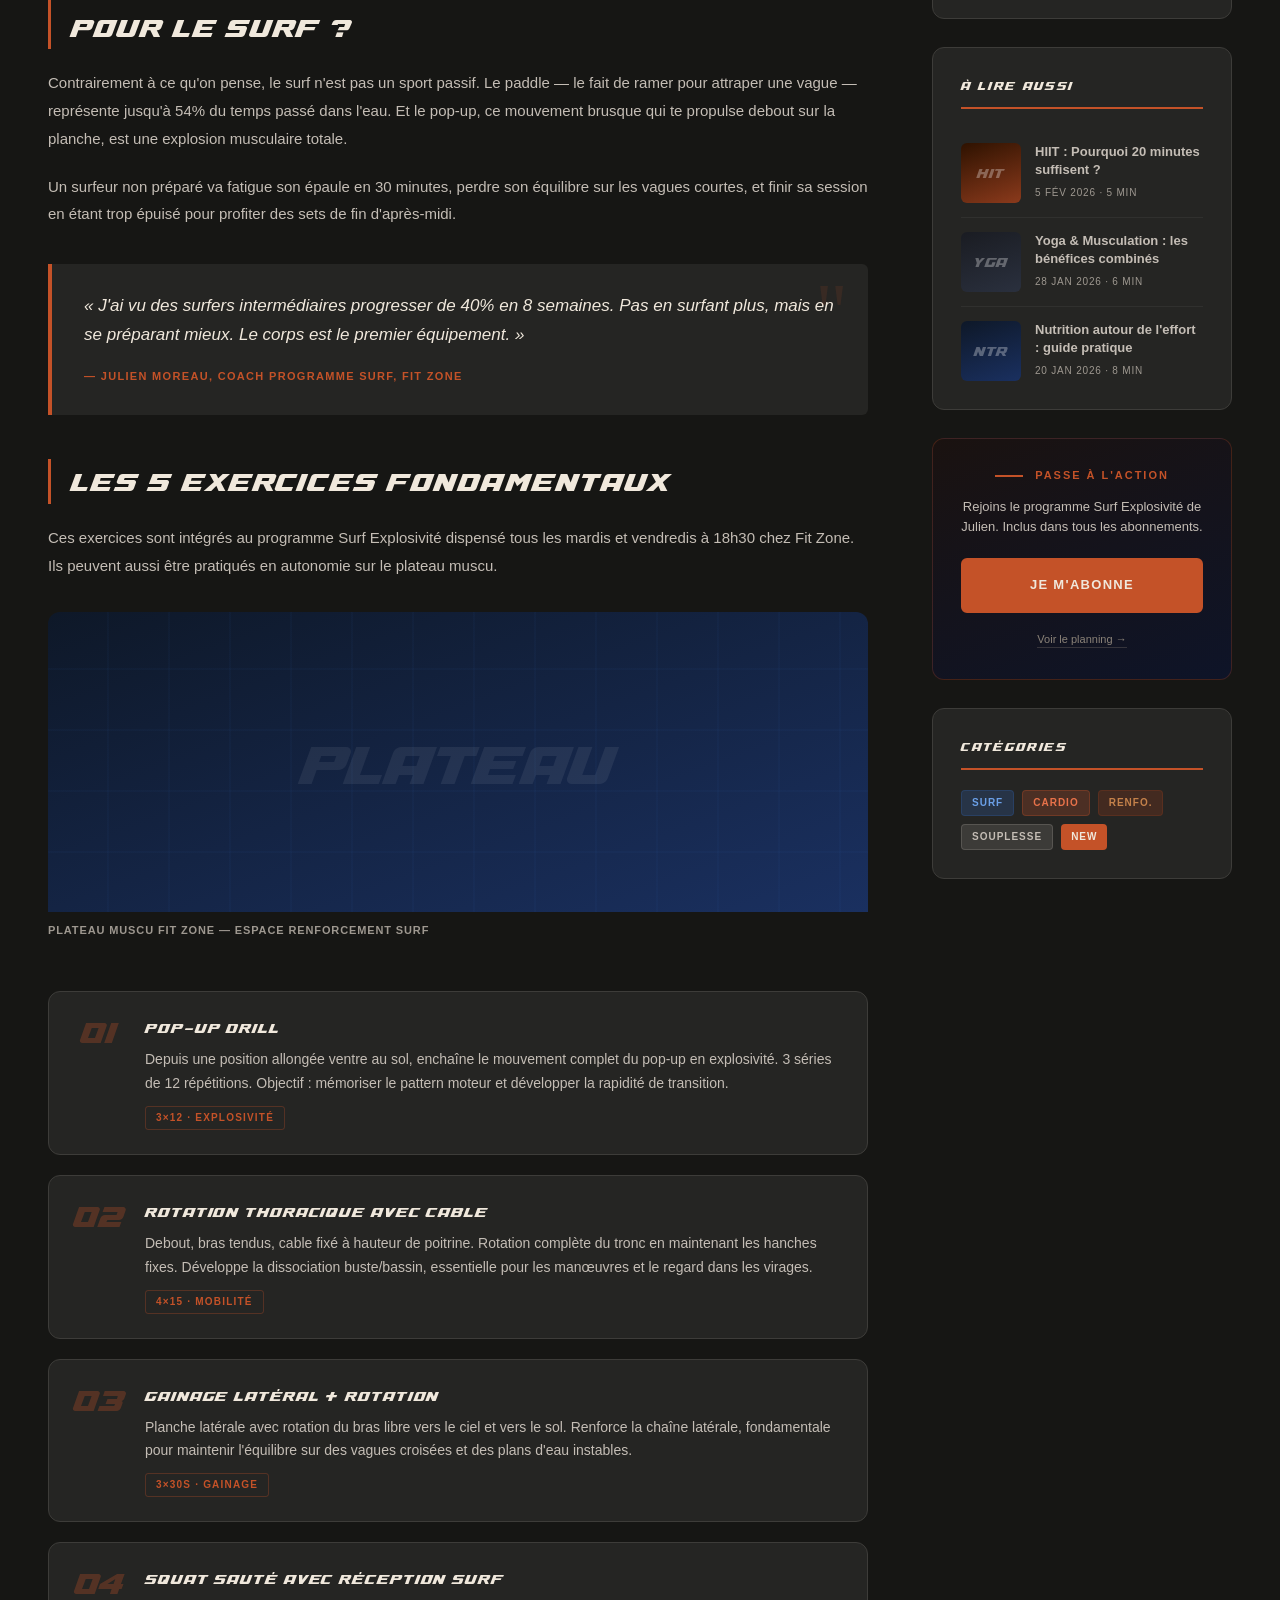
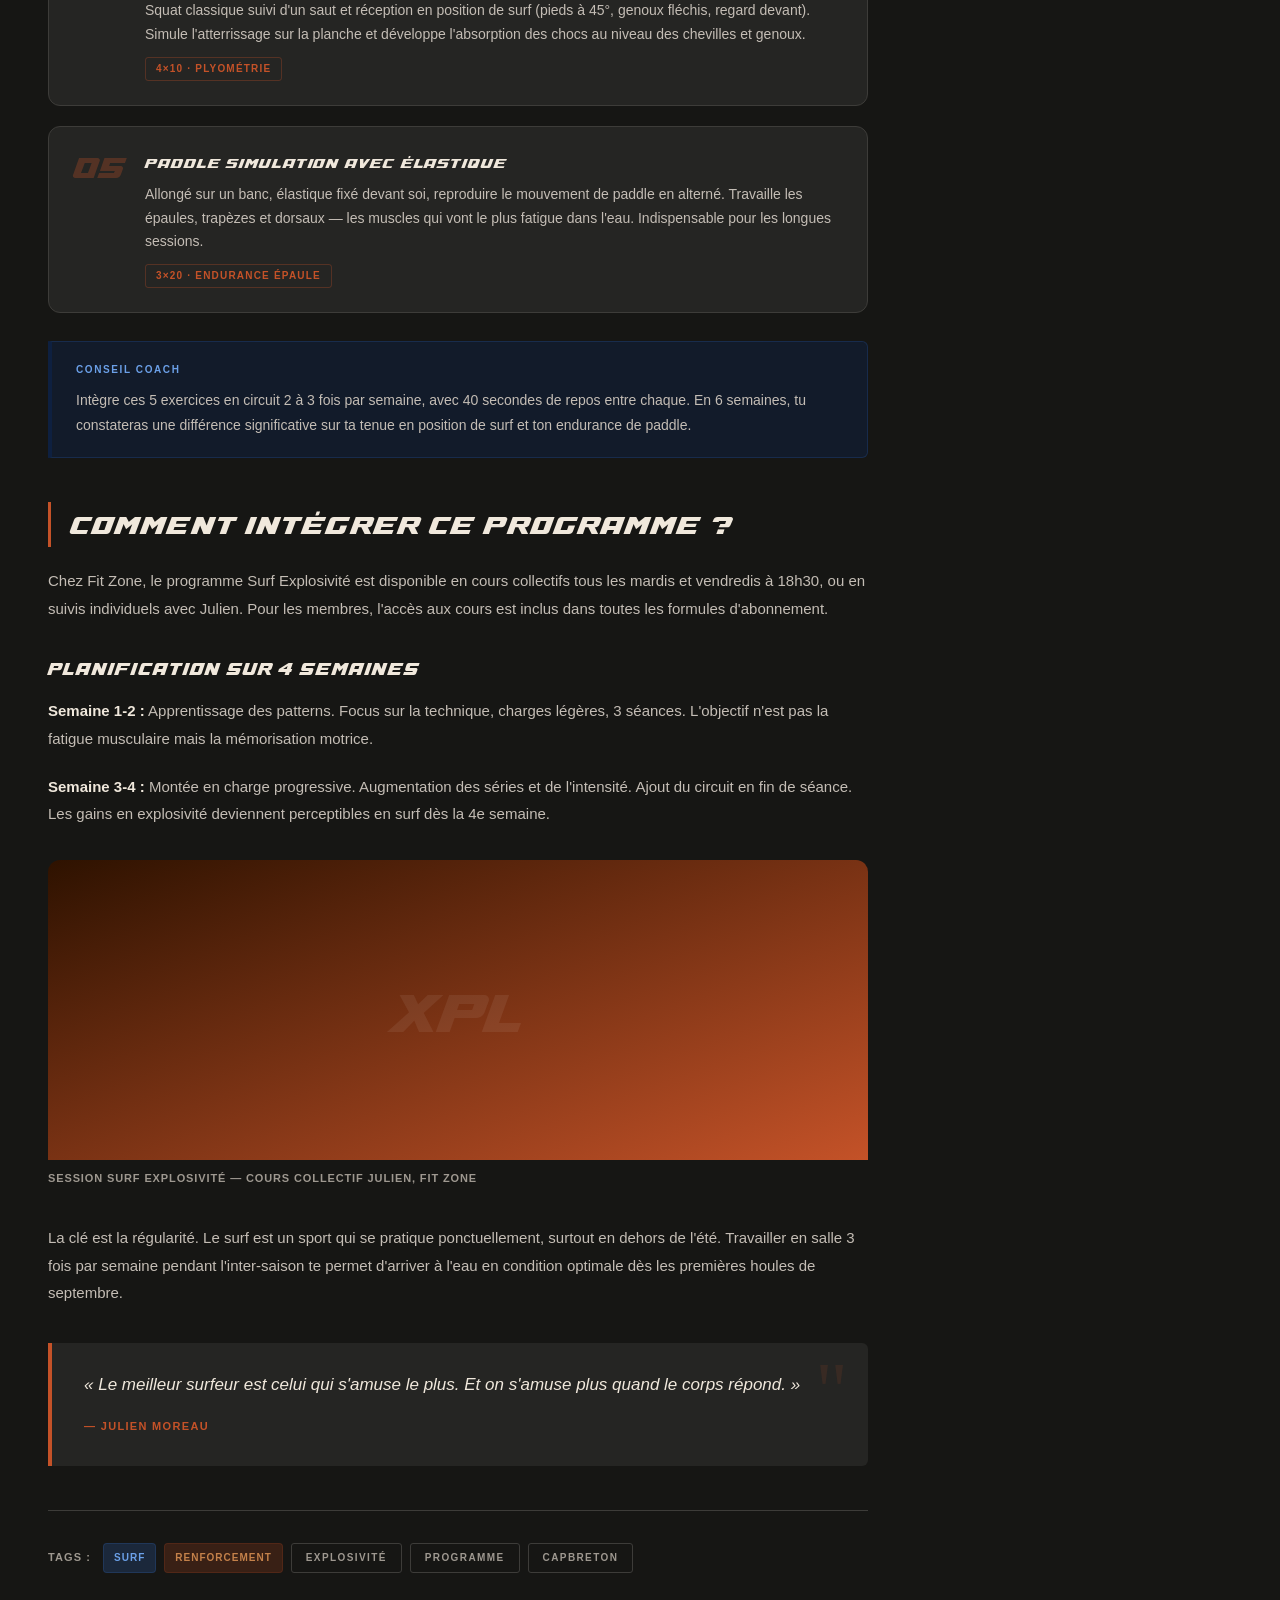
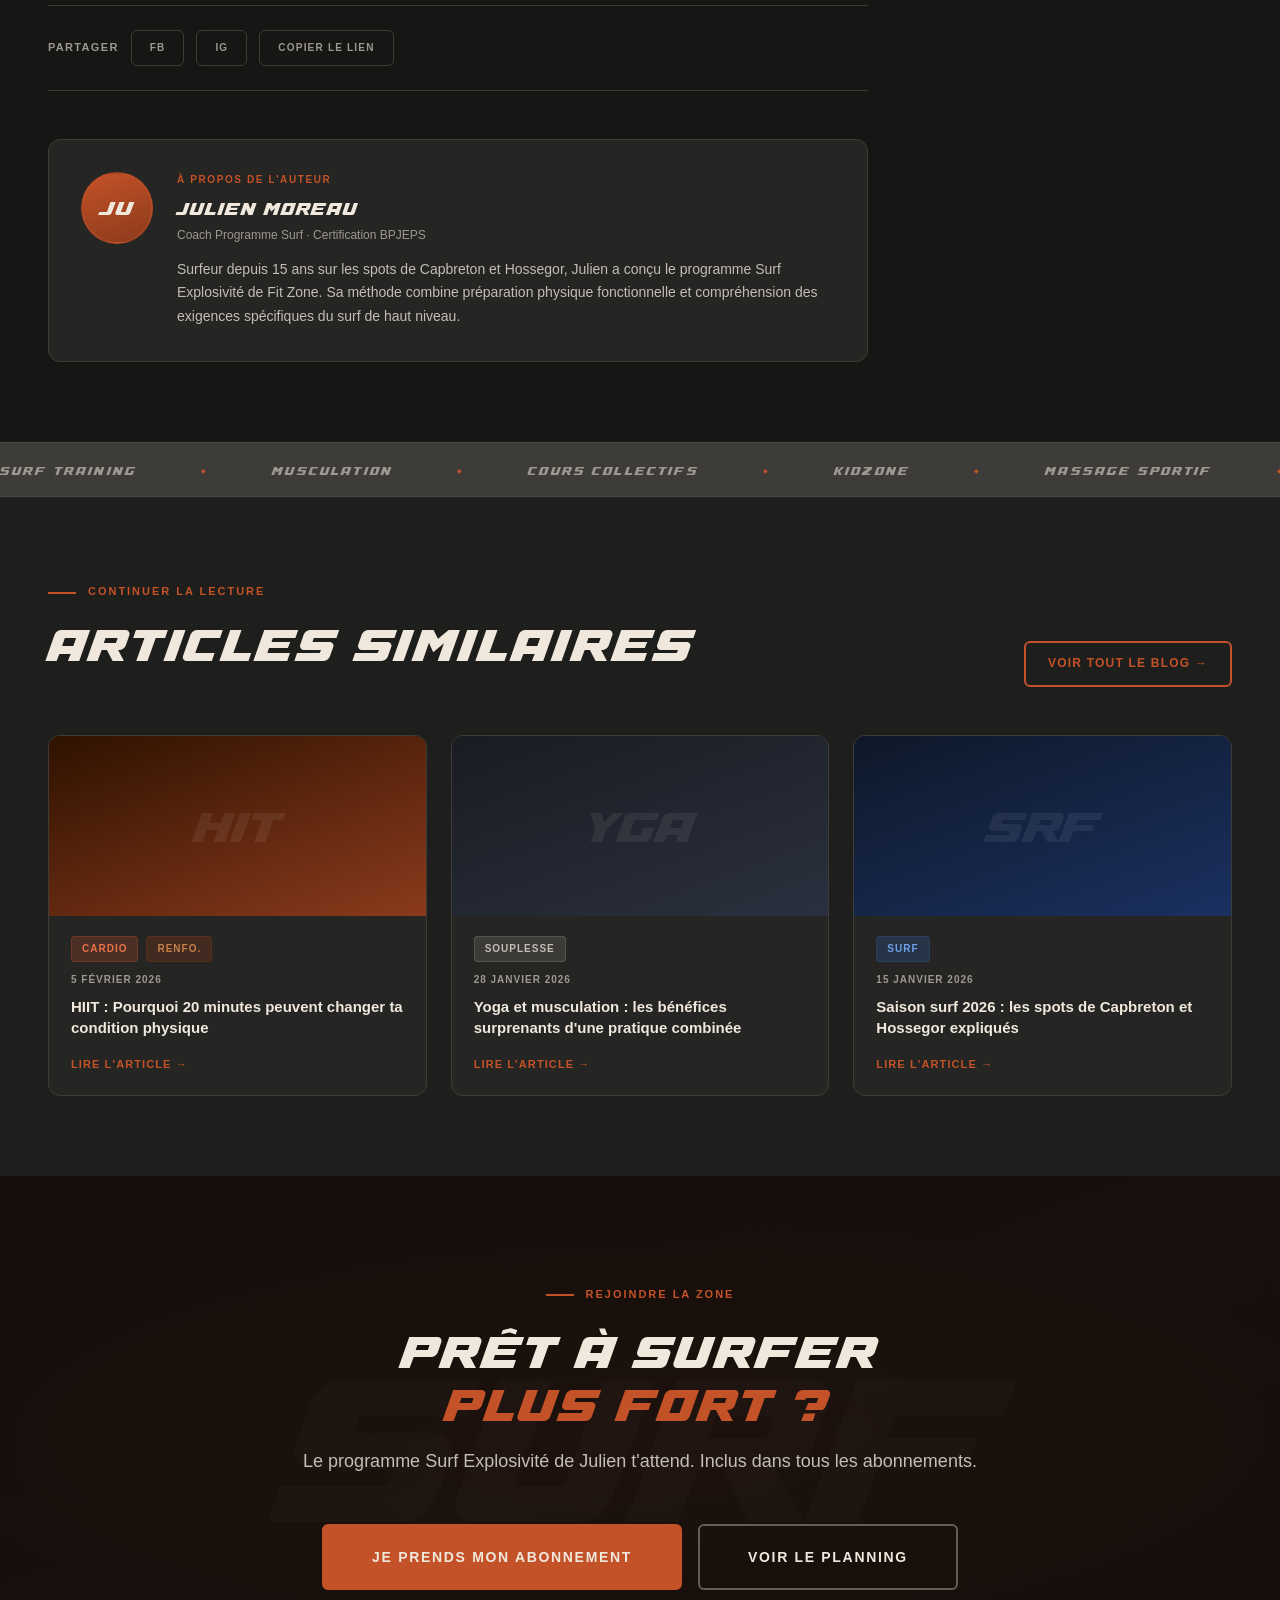
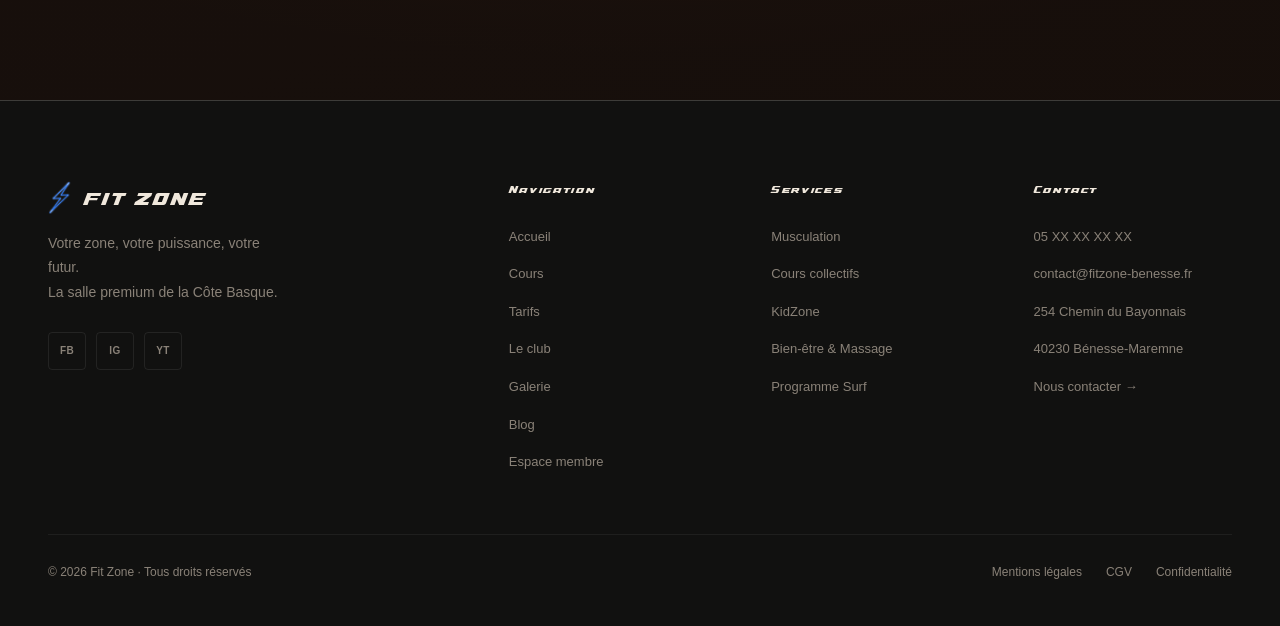
<file: 12-article-blog.html>
<!DOCTYPE html>
<html lang="fr">

<head>
  <meta charset="UTF-8">
  <meta name="viewport" content="width=device-width, initial-scale=1.0">
  <title>Fit Zone — 5 exercices pour préparer ton corps au surf</title>
  <link rel="stylesheet" href="style.css">
  <link rel="icon" href="favicon.ico">
  <style>
    /* ============================================================
       ARTICLE — HERO
       ============================================================ */
    .article-hero {
      background:
        linear-gradient(160deg, rgba(22, 22, 20, 0.96) 0%, rgba(14, 32, 64, 0.62) 52%, rgba(22, 22, 20, 0.94) 100%),
        repeating-linear-gradient(90deg, transparent 0px, transparent 59px, rgba(255, 255, 255, 0.028) 59px, rgba(255, 255, 255, 0.028) 61px),
        repeating-linear-gradient(0deg, transparent 0px, transparent 59px, rgba(255, 255, 255, 0.028) 59px, rgba(255, 255, 255, 0.028) 61px),
        linear-gradient(170deg, #171716 0%, #0e1828 42%, #161614 100%);
      padding: 80px 0 72px;
      position: relative;
      overflow: hidden;
    }

    /* ============================================================
       BREADCRUMB
       ============================================================ */
    .breadcrumb {
      display: flex;
      align-items: center;
      gap: 10px;
      font-size: 11px;
      font-weight: 700;
      letter-spacing: 0.12em;
      text-transform: uppercase;
      color: var(--greige-mineral);
      margin-bottom: 32px;
    }

    .breadcrumb a {
      color: var(--greige-mineral);
      transition: color var(--transition);
    }

    .breadcrumb a:hover {
      color: var(--creme);
    }

    .breadcrumb-sep {
      color: var(--gris-metal);
      font-size: 9px;
    }

    .breadcrumb-current {
      color: var(--terracotta);
    }

    /* ============================================================
       ARTICLE META — Auteur, date, temps de lecture
       ============================================================ */
    .article-meta {
      display: flex;
      align-items: center;
      gap: 24px;
      flex-wrap: wrap;
      margin-top: 36px;
    }

    .article-meta-author {
      display: flex;
      align-items: center;
      gap: 12px;
    }

    .meta-avatar {
      width: 40px;
      height: 40px;
      border-radius: 50%;
      background: linear-gradient(160deg, #c45228, #8b3a1c);
      display: flex;
      align-items: center;
      justify-content: center;
      font-family: var(--font-display);
      font-size: 14px;
      color: var(--creme);
      letter-spacing: 0.06em;
      flex-shrink: 0;
      border: 2px solid rgba(196, 82, 40, 0.3);
    }

    .meta-author-name {
      font-size: 13px;
      font-weight: 700;
      color: var(--creme);
    }

    .meta-author-role {
      font-size: 11px;
      color: var(--greige-mineral);
      letter-spacing: 0.06em;
    }

    .meta-divider {
      width: 1px;
      height: 28px;
      background: var(--gris-metal);
    }

    .meta-item {
      font-size: 11px;
      color: var(--greige-mineral);
      letter-spacing: 0.1em;
      text-transform: uppercase;
      font-weight: 600;
    }

    .meta-item span {
      color: var(--beige);
    }

    /* ============================================================
       ARTICLE IMAGE HERO — Visuel principal pleine largeur
       ============================================================ */
    .article-visual {
      width: 100%;
      height: 480px;
      background:
        linear-gradient(160deg, rgba(22, 22, 20, 0.4) 0%, rgba(14, 32, 64, 0.55) 50%, rgba(22, 22, 20, 0.6) 100%),
        linear-gradient(170deg, #0e1828 0%, #1a3060 50%, #0a1a30 100%);
      position: relative;
      overflow: hidden;
      border-radius: var(--radius-lg);
      display: flex;
      align-items: center;
      justify-content: center;
      margin: 52px 0 0;
    }

    .article-visual::before {
      content: '';
      position: absolute;
      inset: 0;
      background:
        repeating-linear-gradient(90deg, transparent 0px, transparent 59px, rgba(53, 117, 212, 0.04) 59px, rgba(53, 117, 212, 0.04) 61px),
        repeating-linear-gradient(0deg, transparent 0px, transparent 59px, rgba(53, 117, 212, 0.04) 59px, rgba(53, 117, 212, 0.04) 61px);
    }

    .article-visual-label {
      position: absolute;
      bottom: 20px;
      left: 24px;
      font-size: 11px;
      color: var(--greige-mineral);
      letter-spacing: 0.1em;
      text-transform: uppercase;
      font-weight: 600;
    }

    .article-visual-text {
      font-family: var(--font-display);
      font-size: clamp(40px, 8vw, 100px);
      color: rgba(255, 255, 255, 0.06);
      letter-spacing: -0.02em;
      user-select: none;
      position: relative;
      z-index: 1;
    }

    /* ============================================================
       ARTICLE LAYOUT — Colonne centrale + sidebar
       ============================================================ */
    .article-layout {
      display: grid;
      grid-template-columns: 1fr 300px;
      gap: 64px;
      align-items: start;
      margin-top: 64px;
    }

    /* ============================================================
       ARTICLE BODY — Contenu rédactionnel
       ============================================================ */
    .article-body {
      /* Colonne de lecture */
    }

    .article-intro {
      font-size: 18px;
      color: var(--beige);
      line-height: 1.85;
      margin-bottom: 40px;
      padding-bottom: 40px;
      border-bottom: 1px solid var(--gris-metal);
      font-weight: 400;
    }

    .article-h2 {
      font-family: var(--font-display);
      font-size: clamp(20px, 2.5vw, 28px);
      color: var(--creme);
      letter-spacing: 0.04em;
      margin: 44px 0 20px;
      padding-left: 20px;
      border-left: 3px solid var(--terracotta);
    }

    .article-h3 {
      font-family: var(--font-display);
      font-size: 18px;
      color: var(--creme);
      letter-spacing: 0.06em;
      margin: 32px 0 14px;
    }

    .article-p {
      font-size: 15px;
      color: var(--beige);
      line-height: 1.85;
      margin-bottom: 20px;
    }

    /* Pull-quote industriel */
    .article-quote {
      background: var(--anthracite-md);
      border-left: 4px solid var(--terracotta);
      border-radius: 0 var(--radius) var(--radius) 0;
      padding: 28px 32px;
      margin: 36px 0;
      position: relative;
    }

    .article-quote::before {
      content: '"';
      position: absolute;
      top: 8px;
      right: 20px;
      font-size: 80px;
      font-family: Georgia, serif;
      color: rgba(196, 82, 40, 0.12);
      line-height: 1;
    }

    .article-quote p {
      font-size: 17px;
      color: var(--creme);
      line-height: 1.7;
      font-style: italic;
      margin: 0 0 12px;
    }

    .article-quote cite {
      font-size: 11px;
      color: var(--terracotta);
      letter-spacing: 0.12em;
      text-transform: uppercase;
      font-weight: 700;
      font-style: normal;
    }

    /* Image placeholders inline dans l'article */
    .article-img {
      width: 100%;
      border-radius: var(--radius-lg);
      overflow: hidden;
      margin: 32px 0 12px;
      position: relative;
    }

    .article-img-inner {
      height: 300px;
      display: flex;
      align-items: center;
      justify-content: center;
      position: relative;
    }

    .article-img-caption {
      font-size: 11px;
      color: var(--greige-mineral);
      letter-spacing: 0.08em;
      text-transform: uppercase;
      font-weight: 600;
      padding: 10px 0 24px;
      display: block;
    }

    /* Liste exercices — style industriel numéroté */
    .exercise-list {
      list-style: none;
      display: flex;
      flex-direction: column;
      gap: 20px;
      margin: 28px 0;
    }

    .exercise-item {
      display: grid;
      grid-template-columns: 52px 1fr;
      gap: 20px;
      align-items: start;
      background: var(--anthracite-md);
      border: 1px solid var(--gris-metal);
      border-radius: var(--radius-lg);
      padding: 24px;
    }

    .exercise-num {
      font-family: var(--font-display);
      font-size: 32px;
      color: rgba(196, 82, 40, 0.3);
      line-height: 1;
      text-align: center;
    }

    .exercise-title {
      font-family: var(--font-display);
      font-size: 15px;
      color: var(--creme);
      letter-spacing: 0.06em;
      margin-bottom: 8px;
    }

    .exercise-desc {
      font-size: 14px;
      color: var(--beige);
      line-height: 1.7;
    }

    .exercise-tag {
      display: inline-block;
      margin-top: 10px;
      font-size: 10px;
      font-weight: 700;
      letter-spacing: 0.12em;
      text-transform: uppercase;
      color: var(--terracotta);
      border: 1px solid rgba(196, 82, 40, 0.3);
      padding: 3px 10px;
      border-radius: 3px;
    }

    /* Info box — astuce / conseil */
    .article-tip {
      background: rgba(14, 32, 64, 0.5);
      border: 1px solid rgba(53, 117, 212, 0.2);
      border-left: 4px solid var(--navy);
      border-radius: 0 var(--radius) var(--radius) 0;
      padding: 20px 24px;
      margin: 28px 0;
    }

    .article-tip-label {
      font-size: 10px;
      font-weight: 800;
      letter-spacing: 0.16em;
      text-transform: uppercase;
      color: #6ba0e8;
      margin-bottom: 10px;
    }

    .article-tip p {
      font-size: 14px;
      color: var(--beige);
      line-height: 1.75;
      margin: 0;
    }

    /* Tags article */
    .article-tags {
      display: flex;
      gap: 8px;
      flex-wrap: wrap;
      margin: 44px 0 32px;
      padding-top: 32px;
      border-top: 1px solid var(--gris-metal);
    }

    .article-tag-label {
      font-size: 11px;
      color: var(--greige-mineral);
      letter-spacing: 0.1em;
      text-transform: uppercase;
      font-weight: 700;
      align-self: center;
      margin-right: 4px;
    }

    /* Partage article */
    .article-share {
      display: flex;
      align-items: center;
      gap: 12px;
      padding: 24px 0;
      border-top: 1px solid var(--gris-metal);
      border-bottom: 1px solid var(--gris-metal);
      margin-bottom: 48px;
    }

    .article-share-label {
      font-size: 11px;
      font-weight: 700;
      letter-spacing: 0.12em;
      text-transform: uppercase;
      color: var(--greige-mineral);
      flex-shrink: 0;
    }

    .share-btn {
      display: inline-flex;
      align-items: center;
      gap: 8px;
      padding: 9px 18px;
      border: 1px solid var(--gris-metal);
      border-radius: var(--radius);
      font-size: 10px;
      font-weight: 800;
      letter-spacing: 0.12em;
      text-transform: uppercase;
      color: var(--greige-mineral);
      transition: var(--transition);
      background: transparent;
    }

    .share-btn:hover {
      border-color: var(--terracotta);
      color: var(--creme);
    }

    /* Bio auteur */
    .author-bio {
      background: var(--anthracite-md);
      border: 1px solid var(--gris-metal);
      border-radius: var(--radius-lg);
      padding: 32px;
      display: flex;
      gap: 24px;
      align-items: flex-start;
    }

    .author-bio-avatar {
      width: 72px;
      height: 72px;
      border-radius: 50%;
      background: linear-gradient(160deg, #c45228, #8b3a1c);
      display: flex;
      align-items: center;
      justify-content: center;
      font-family: var(--font-display);
      font-size: 22px;
      color: var(--creme);
      letter-spacing: 0.06em;
      flex-shrink: 0;
      border: 2px solid rgba(196, 82, 40, 0.35);
    }

    .author-bio-label {
      font-size: 10px;
      font-weight: 800;
      letter-spacing: 0.16em;
      text-transform: uppercase;
      color: var(--terracotta);
      margin-bottom: 6px;
    }

    .author-bio-name {
      font-family: var(--font-display);
      font-size: 18px;
      color: var(--creme);
      letter-spacing: 0.06em;
      margin-bottom: 4px;
    }

    .author-bio-spec {
      font-size: 12px;
      color: var(--greige-mineral);
      margin-bottom: 12px;
    }

    .author-bio-text {
      font-size: 14px;
      color: var(--beige);
      line-height: 1.7;
    }

    /* ============================================================
       SIDEBAR — Collante à droite
       ============================================================ */
    .article-sidebar {
      position: sticky;
      top: 92px;
      display: flex;
      flex-direction: column;
      gap: 28px;
    }

    .sidebar-block {
      background: var(--anthracite-md);
      border: 1px solid var(--gris-metal);
      border-radius: var(--radius-lg);
      padding: 28px;
    }

    .sidebar-block-title {
      font-family: var(--font-display);
      font-size: 12px;
      letter-spacing: 0.14em;
      color: var(--creme);
      margin-bottom: 20px;
      padding-bottom: 12px;
      border-bottom: 2px solid var(--terracotta);
    }

    /* Table des matières */
    .toc-list {
      list-style: none;
      display: flex;
      flex-direction: column;
      gap: 0;
    }

    .toc-item {
      display: flex;
      align-items: flex-start;
      gap: 10px;
      padding: 10px 0;
      border-bottom: 1px solid rgba(255, 255, 255, 0.04);
      font-size: 13px;
      color: var(--greige-mineral);
      cursor: pointer;
      transition: color var(--transition);
    }

    .toc-item:last-child {
      border-bottom: none;
    }

    .toc-item:hover {
      color: var(--creme);
    }

    .toc-num {
      font-family: var(--font-display);
      font-size: 11px;
      color: var(--terracotta);
      flex-shrink: 0;
      margin-top: 1px;
    }

    /* Articles récents sidebar */
    .sidebar-article {
      display: flex;
      gap: 14px;
      padding: 14px 0;
      border-bottom: 1px solid rgba(255, 255, 255, 0.05);
      cursor: pointer;
    }

    .sidebar-article:last-child {
      border-bottom: none;
      padding-bottom: 0;
    }

    .sidebar-article-img {
      width: 60px;
      height: 60px;
      border-radius: var(--radius);
      flex-shrink: 0;
      display: flex;
      align-items: center;
      justify-content: center;
    }

    .sidebar-article-title {
      font-size: 13px;
      font-weight: 700;
      color: var(--beige);
      line-height: 1.4;
      margin-bottom: 6px;
      transition: color var(--transition);
    }

    .sidebar-article:hover .sidebar-article-title {
      color: var(--creme);
    }

    .sidebar-article-date {
      font-size: 10px;
      color: var(--greige-mineral);
      letter-spacing: 0.08em;
      text-transform: uppercase;
    }

    /* CTA sidebar */
    .sidebar-cta {
      background: linear-gradient(160deg, var(--brun-noir), #0e1428 100%);
      border: 1px solid rgba(196, 82, 40, 0.25);
      border-radius: var(--radius-lg);
      padding: 28px;
      text-align: center;
    }

    .sidebar-cta p {
      font-size: 13px;
      color: var(--beige);
      line-height: 1.6;
      margin: 12px 0 20px;
    }

    /* ============================================================
       ARTICLES SIMILAIRES — Bottom
       ============================================================ */
    .related-section {
      background: var(--anthracite);
      padding: 80px 0;
    }

    .related-grid {
      display: grid;
      grid-template-columns: repeat(3, 1fr);
      gap: 24px;
      margin-top: 48px;
    }

    .related-card {
      background: var(--anthracite-md);
      border: 1px solid var(--gris-metal);
      border-radius: var(--radius-lg);
      overflow: hidden;
      transition: var(--transition);
      cursor: pointer;
    }

    .related-card:hover {
      transform: translateY(-4px);
      border-color: rgba(196, 82, 40, 0.3);
    }

    .related-card-img {
      height: 180px;
      display: flex;
      align-items: center;
      justify-content: center;
      position: relative;
      overflow: hidden;
    }

    .related-card-img-text {
      font-family: var(--font-display);
      font-size: 48px;
      color: rgba(255, 255, 255, 0.07);
      letter-spacing: -0.02em;
    }

    .related-card-body {
      padding: 20px 22px;
    }

    .related-card-date {
      font-size: 10px;
      color: var(--greige-mineral);
      letter-spacing: 0.1em;
      text-transform: uppercase;
      font-weight: 700;
      margin-bottom: 8px;
    }

    .related-card-title {
      font-weight: 700;
      font-size: 15px;
      color: var(--creme);
      line-height: 1.4;
      margin-bottom: 12px;
    }

    .related-card-link {
      font-size: 11px;
      font-weight: 700;
      color: var(--terracotta);
      letter-spacing: 0.1em;
      text-transform: uppercase;
    }

    /* Progress de lecture — barre de progression */
    .reading-progress {
      position: fixed;
      top: 72px;
      left: 0;
      right: 0;
      height: 2px;
      background: var(--gris-metal);
      z-index: 999;
    }

    .reading-progress-bar {
      height: 100%;
      background: var(--terracotta);
      width: 65%;
      /* Simulé pour la maquette */
      transition: width 0.1s linear;
    }

    @media (max-width: 810px) {
      .related-section {
        padding: 56px 0;
      }

      .related-grid {
        display: flex;
        flex-wrap: nowrap;
        overflow-x: auto;
        -webkit-overflow-scrolling: touch;
        scroll-snap-type: x mandatory;
        gap: 16px;
        padding-bottom: 16px;
        margin-top: 32px;
      }

      .related-card {
        min-width: 280px;
        flex-shrink: 0;
        scroll-snap-align: start;
      }
    }
  </style>
</head>

<body>

  <!-- HEADER -->
  <header class="header">
    <div class="container header-inner">
      <div class="logo">
        <img src="./assets/Eclair_PNG.png" alt="Fit Zone" style="height:34px;">
        <span class="logo-text">FIT ZONE</span>
      </div>
      <nav class="nav">
        <a href="index.html">Accueil</a>
        <a href="04-cours.html">Cours</a>
        <a href="03-tarifs.html">Tarifs</a>
        <a href="05-kidzone.html">KidZone</a>
        <a href="06-bien-etre.html">Bien-être</a>
        <a href="02-le-club.html">Le club</a>
        <a href="09-contact.html" class="nav-cta">Commencer</a>
      </nav>
    </div>
  </header>

  <!-- BARRE DE PROGRESSION LECTURE -->
  <div class="reading-progress">
    <div class="reading-progress-bar"></div>
  </div>

  <!-- HERO ARTICLE -->
  <div class="article-hero">
    <div class="container">

      <!-- Breadcrumb -->
      <nav class="breadcrumb">
        <a href="index.html">Accueil</a>
        <span class="breadcrumb-sep">◆</span>
        <a href="08-blog.html">Blog</a>
        <span class="breadcrumb-sep">◆</span>
        <span class="breadcrumb-current">Surf Training</span>
      </nav>

      <!-- Catégorie + Titre -->
      <div style="max-width:800px;">
        <div style="display:flex;gap:10px;margin-bottom:20px;">
          <span class="badge badge-surf">Surf</span>
          <span class="badge badge-renfo">Renforcement</span>
        </div>
        <h1 class="display display-lg" style="color:var(--creme);line-height:1.05;margin-bottom:20px;">
          5 EXERCICES POUR<br>
          <span style="color:var(--terracotta);">PRÉPARER TON CORPS</span><br>
          AU SURF
        </h1>
        <p style="font-size:18px;color:var(--beige);line-height:1.7;max-width:620px;">
          Explosivité, gainage, équilibre — les 5 mouvements fondamentaux que nos coachs recommandent avant chaque
          session à Capbreton ou Hossegor.
        </p>
      </div>

      <!-- Meta -->
      <div class="article-meta">
        <div class="article-meta-author">
          <div class="meta-avatar">JU</div>
          <div>
            <div class="meta-author-name">Julien Moreau</div>
            <div class="meta-author-role">Coach Surf & Explosivité</div>
          </div>
        </div>
        <div class="meta-divider"></div>
        <div class="meta-item">Date <span>12 Février 2026</span></div>
        <div class="meta-divider"></div>
        <div class="meta-item">Lecture <span>7 min</span></div>
        <div class="meta-divider"></div>
        <div class="meta-item">Niveau <span>Intermédiaire</span></div>
      </div>

    </div>
  </div>

  <!-- IMAGE HERO ARTICLE -->
  <div style="background:var(--beton);padding:0 0 0;">
    <div class="container">
      <div class="article-visual">
        <span class="article-visual-text">SURF</span>
        <div class="article-visual-label">Séance de préparation physique surf — Fit Zone Bénesse-Maremne</div>
      </div>
    </div>
  </div>

  <!-- ARTICLE PRINCIPAL -->
  <div style="background:var(--beton);padding:0 0 80px;">
    <div class="container">
      <div class="article-layout">

        <!-- ============================================================
             COLONNE ARTICLE
             ============================================================ -->
        <article class="article-body">

          <!-- Introduction -->
          <p class="article-intro">
            Le surf est exigeant. Une journée dans l'eau sollicite ta rotation thoracique, ton gainage profond, tes
            hanches et ton explosivité sur les jambes. Sans une préparation physique adaptée, tu perds en performance et
            tu multiplies les risques de blessures. Voici les 5 exercices clés que Julien, notre coach spécialisé,
            intègre dans chaque programme surf chez Fit Zone.
          </p>

          <!-- Section 1 -->
          <h2 class="article-h2">POURQUOI SE PRÉPARER SPÉCIFIQUEMENT POUR LE SURF ?</h2>

          <p class="article-p">
            Contrairement à ce qu'on pense, le surf n'est pas un sport passif. Le paddle — le fait de ramer pour
            attraper une vague — représente jusqu'à 54% du temps passé dans l'eau. Et le pop-up, ce mouvement brusque
            qui te propulse debout sur la planche, est une explosion musculaire totale.
          </p>

          <p class="article-p">
            Un surfeur non préparé va fatigue son épaule en 30 minutes, perdre son équilibre sur les vagues courtes, et
            finir sa session en étant trop épuisé pour profiter des sets de fin d'après-midi.
          </p>

          <div class="article-quote">
            <p>« J'ai vu des surfers intermédiaires progresser de 40% en 8 semaines. Pas en surfant plus, mais en se
              préparant mieux. Le corps est le premier équipement. »</p>
            <cite>— Julien Moreau, Coach Programme Surf, Fit Zone</cite>
          </div>

          <!-- Section 2 — Les 5 exercices -->
          <h2 class="article-h2">LES 5 EXERCICES FONDAMENTAUX</h2>

          <p class="article-p">
            Ces exercices sont intégrés au programme Surf Explosivité dispensé tous les mardis et vendredis à 18h30 chez
            Fit Zone. Ils peuvent aussi être pratiqués en autonomie sur le plateau muscu.
          </p>

          <!-- IMAGE INLINE -->
          <div class="article-img">
            <div class="article-img-inner" style="background:linear-gradient(160deg,#0e1828,#1a3060);">
              <div
                style="position:absolute;inset:0;background:repeating-linear-gradient(90deg,transparent 0px,transparent 59px,rgba(53,117,212,0.04) 59px,rgba(53,117,212,0.04) 61px),repeating-linear-gradient(0deg,transparent 0px,transparent 59px,rgba(53,117,212,0.04) 59px,rgba(53,117,212,0.04) 61px);">
              </div>
              <span
                style="font-family:var(--font-display);font-size:60px;color:rgba(255,255,255,0.07);letter-spacing:-0.02em;position:relative;z-index:1;">PLATEAU</span>
            </div>
            <span class="article-img-caption">Plateau Muscu Fit Zone — Espace Renforcement Surf</span>
          </div>

          <!-- Liste exercices -->
          <ol class="exercise-list">
            <li class="exercise-item">
              <div class="exercise-num">01</div>
              <div>
                <div class="exercise-title">POP-UP DRILL</div>
                <p class="exercise-desc">Depuis une position allongée ventre au sol, enchaîne le mouvement complet du
                  pop-up en explosivité. 3 séries de 12 répétitions. Objectif : mémoriser le pattern moteur et
                  développer la rapidité de transition.</p>
                <span class="exercise-tag">3×12 · Explosivité</span>
              </div>
            </li>
            <li class="exercise-item">
              <div class="exercise-num">02</div>
              <div>
                <div class="exercise-title">ROTATION THORACIQUE AVEC CABLE</div>
                <p class="exercise-desc">Debout, bras tendus, cable fixé à hauteur de poitrine. Rotation complète du
                  tronc en maintenant les hanches fixes. Développe la dissociation buste/bassin, essentielle pour les
                  manœuvres et le regard dans les virages.</p>
                <span class="exercise-tag">4×15 · Mobilité</span>
              </div>
            </li>
            <li class="exercise-item">
              <div class="exercise-num">03</div>
              <div>
                <div class="exercise-title">GAINAGE LATÉRAL + ROTATION</div>
                <p class="exercise-desc">Planche latérale avec rotation du bras libre vers le ciel et vers le sol.
                  Renforce la chaîne latérale, fondamentale pour maintenir l'équilibre sur des vagues croisées et des
                  plans d'eau instables.</p>
                <span class="exercise-tag">3×30s · Gainage</span>
              </div>
            </li>
            <li class="exercise-item">
              <div class="exercise-num">04</div>
              <div>
                <div class="exercise-title">SQUAT SAUTÉ AVEC RÉCEPTION SURF</div>
                <p class="exercise-desc">Squat classique suivi d'un saut et réception en position de surf (pieds à 45°,
                  genoux fléchis, regard devant). Simule l'atterrissage sur la planche et développe l'absorption des
                  chocs au niveau des chevilles et genoux.</p>
                <span class="exercise-tag">4×10 · Plyométrie</span>
              </div>
            </li>
            <li class="exercise-item">
              <div class="exercise-num">05</div>
              <div>
                <div class="exercise-title">PADDLE SIMULATION AVEC ÉLASTIQUE</div>
                <p class="exercise-desc">Allongé sur un banc, élastique fixé devant soi, reproduire le mouvement de
                  paddle en alterné. Travaille les épaules, trapèzes et dorsaux — les muscles qui vont le plus fatigue
                  dans l'eau. Indispensable pour les longues sessions.</p>
                <span class="exercise-tag">3×20 · Endurance épaule</span>
              </div>
            </li>
          </ol>

          <!-- Astuce / Tip box -->
          <div class="article-tip">
            <div class="article-tip-label">Conseil Coach</div>
            <p>Intègre ces 5 exercices en circuit 2 à 3 fois par semaine, avec 40 secondes de repos entre chaque. En 6
              semaines, tu constateras une différence significative sur ta tenue en position de surf et ton endurance de
              paddle.</p>
          </div>

          <!-- Section 3 -->
          <h2 class="article-h2">COMMENT INTÉGRER CE PROGRAMME ?</h2>

          <p class="article-p">
            Chez Fit Zone, le programme Surf Explosivité est disponible en cours collectifs tous les mardis et vendredis
            à 18h30, ou en suivis individuels avec Julien. Pour les membres, l'accès aux cours est inclus dans toutes
            les formules d'abonnement.
          </p>

          <h3 class="article-h3">PLANIFICATION SUR 4 SEMAINES</h3>

          <p class="article-p">
            <strong style="color:var(--creme);">Semaine 1-2 :</strong> Apprentissage des patterns. Focus sur la
            technique, charges légères, 3 séances. L'objectif n'est pas la fatigue musculaire mais la mémorisation
            motrice.
          </p>
          <p class="article-p">
            <strong style="color:var(--creme);">Semaine 3-4 :</strong> Montée en charge progressive. Augmentation des
            séries et de l'intensité. Ajout du circuit en fin de séance. Les gains en explosivité deviennent
            perceptibles en surf dès la 4e semaine.
          </p>

          <!-- IMAGE 2 -->
          <div class="article-img">
            <div class="article-img-inner" style="background:linear-gradient(160deg,#2e1200,#c45228);">
              <span
                style="font-family:var(--font-display);font-size:60px;color:rgba(255,255,255,0.07);letter-spacing:-0.02em;position:relative;z-index:1;">XPL</span>
            </div>
            <span class="article-img-caption">Session Surf Explosivité — Cours collectif Julien, Fit Zone</span>
          </div>

          <p class="article-p">
            La clé est la régularité. Le surf est un sport qui se pratique ponctuellement, surtout en dehors de l'été.
            Travailler en salle 3 fois par semaine pendant l'inter-saison te permet d'arriver à l'eau en condition
            optimale dès les premières houles de septembre.
          </p>

          <!-- Citation finale -->
          <div class="article-quote">
            <p>« Le meilleur surfeur est celui qui s'amuse le plus. Et on s'amuse plus quand le corps répond. »</p>
            <cite>— Julien Moreau</cite>
          </div>

          <!-- Tags -->
          <div class="article-tags">
            <span class="article-tag-label">Tags :</span>
            <span class="badge badge-surf">Surf</span>
            <span class="badge badge-renfo">Renforcement</span>
            <span class="badge-matiere">Explosivité</span>
            <span class="badge-matiere">Programme</span>
            <span class="badge-matiere">Capbreton</span>
          </div>

          <!-- Partage -->
          <div class="article-share">
            <span class="article-share-label">Partager</span>
            <a class="share-btn">FB</a>
            <a class="share-btn">IG</a>
            <a class="share-btn">Copier le lien</a>
          </div>

          <!-- Bio auteur -->
          <div class="author-bio">
            <div class="author-bio-avatar">JU</div>
            <div>
              <div class="author-bio-label">À propos de l'auteur</div>
              <div class="author-bio-name">JULIEN MOREAU</div>
              <div class="author-bio-spec">Coach Programme Surf · Certification BPJEPS</div>
              <p class="author-bio-text">Surfeur depuis 15 ans sur les spots de Capbreton et Hossegor, Julien a conçu le
                programme Surf Explosivité de Fit Zone. Sa méthode combine préparation physique fonctionnelle et
                compréhension des exigences spécifiques du surf de haut niveau.</p>
            </div>
          </div>

        </article>

        <!-- ============================================================
             SIDEBAR DROITE
             ============================================================ -->
        <aside class="article-sidebar">

          <!-- Table des matières -->
          <div class="sidebar-block">
            <div class="sidebar-block-title">SOMMAIRE</div>
            <ul class="toc-list">
              <li class="toc-item">
                <span class="toc-num">01</span>
                Pourquoi se préparer pour le surf ?
              </li>
              <li class="toc-item">
                <span class="toc-num">02</span>
                Les 5 exercices fondamentaux
              </li>
              <li class="toc-item">
                <span class="toc-num">03</span>
                Comment intégrer ce programme ?
              </li>
              <li class="toc-item">
                <span class="toc-num">04</span>
                Planification sur 4 semaines
              </li>
            </ul>
          </div>

          <!-- Articles récents -->
          <div class="sidebar-block">
            <div class="sidebar-block-title">À LIRE AUSSI</div>
            <div class="sidebar-article">
              <div class="sidebar-article-img" style="background:linear-gradient(160deg,#2e1200,#8b3a1c);">
                <span
                  style="font-family:var(--font-display);font-size:14px;color:rgba(255,255,255,0.3);letter-spacing:0.04em;">HIT</span>
              </div>
              <div>
                <div class="sidebar-article-title">HIIT : Pourquoi 20 minutes suffisent ?</div>
                <div class="sidebar-article-date">5 Fév 2026 · 5 min</div>
              </div>
            </div>
            <div class="sidebar-article">
              <div class="sidebar-article-img" style="background:linear-gradient(160deg,#1a1c22,#2a303e);">
                <span
                  style="font-family:var(--font-display);font-size:14px;color:rgba(255,255,255,0.3);letter-spacing:0.04em;">YGA</span>
              </div>
              <div>
                <div class="sidebar-article-title">Yoga & Musculation : les bénéfices combinés</div>
                <div class="sidebar-article-date">28 Jan 2026 · 6 min</div>
              </div>
            </div>
            <div class="sidebar-article">
              <div class="sidebar-article-img" style="background:linear-gradient(160deg,#0e1828,#1a3060);">
                <span
                  style="font-family:var(--font-display);font-size:14px;color:rgba(255,255,255,0.3);letter-spacing:0.04em;">NTR</span>
              </div>
              <div>
                <div class="sidebar-article-title">Nutrition autour de l'effort : guide pratique</div>
                <div class="sidebar-article-date">20 Jan 2026 · 8 min</div>
              </div>
            </div>
          </div>

          <!-- CTA abonnement -->
          <div class="sidebar-cta">
            <span class="eyebrow" style="display:block;margin-bottom:8px;">Passe à l'action</span>
            <p>Rejoins le programme Surf Explosivité de Julien. Inclus dans tous les abonnements.</p>
            <a href="03-tarifs.html" class="btn btn-primary" style="width:100%;justify-content:center;">JE M'ABONNE</a>
            <div style="margin-top:12px;">
              <a href="04-cours.html" class="cta-link" style="font-size:11px;">Voir le planning →</a>
            </div>
          </div>

          <!-- Badge catégories -->
          <div class="sidebar-block">
            <div class="sidebar-block-title">CATÉGORIES</div>
            <div style="display:flex;gap:8px;flex-wrap:wrap;">
              <span class="badge badge-surf">Surf</span>
              <span class="badge badge-cardio">Cardio</span>
              <span class="badge badge-renfo">Renfo.</span>
              <span class="badge badge-souplesse">Souplesse</span>
              <span class="badge badge-new">NEW</span>
            </div>
          </div>

        </aside>

      </div>
    </div>
  </div>

  <!-- TICKER -->
  <div class="ticker-band">
    <div class="ticker-inner">
      <span class="ticker-item">SURF TRAINING</span>
      <span class="ticker-item">MUSCULATION</span>
      <span class="ticker-item">COURS COLLECTIFS</span>
      <span class="ticker-item">KIDZONE</span>
      <span class="ticker-item">MASSAGE SPORTIF</span>
      <span class="ticker-item">BÉNESSE-MAREMNE</span>
      <span class="ticker-item">SURF TRAINING</span>
      <span class="ticker-item">MUSCULATION</span>
      <span class="ticker-item">COURS COLLECTIFS</span>
      <span class="ticker-item">KIDZONE</span>
      <span class="ticker-item">MASSAGE SPORTIF</span>
      <span class="ticker-item">BÉNESSE-MAREMNE</span>
    </div>
  </div>

  <!-- ARTICLES SIMILAIRES -->
  <section class="related-section">
    <div class="container">
      <div style="display:flex;justify-content:space-between;align-items:flex-end;flex-wrap:wrap;gap:20px;">
        <div>
          <span class="eyebrow">Continuer la lecture</span>
          <h2 class="section-title">ARTICLES SIMILAIRES</h2>
        </div>
        <a href="08-blog.html" class="btn btn-outline-terra btn-sm">Voir tout le blog →</a>
      </div>
      <div class="related-grid">
        <div class="related-card">
          <div class="related-card-img" style="background:linear-gradient(160deg,#2e1200,#8b3a1c);">
            <span class="related-card-img-text">HIT</span>
          </div>
          <div class="related-card-body">
            <div style="display:flex;gap:8px;margin-bottom:10px;"><span class="badge badge-cardio">Cardio</span><span
                class="badge badge-renfo">Renfo.</span></div>
            <div class="related-card-date">5 Février 2026</div>
            <div class="related-card-title">HIIT : Pourquoi 20 minutes peuvent changer ta condition physique</div>
            <a class="related-card-link">Lire l'article →</a>
          </div>
        </div>
        <div class="related-card">
          <div class="related-card-img" style="background:linear-gradient(160deg,#1a1c22,#2a303e);">
            <span class="related-card-img-text">YGA</span>
          </div>
          <div class="related-card-body">
            <div style="display:flex;gap:8px;margin-bottom:10px;"><span class="badge badge-souplesse">Souplesse</span>
            </div>
            <div class="related-card-date">28 Janvier 2026</div>
            <div class="related-card-title">Yoga et musculation : les bénéfices surprenants d'une pratique combinée
            </div>
            <a class="related-card-link">Lire l'article →</a>
          </div>
        </div>
        <div class="related-card">
          <div class="related-card-img" style="background:linear-gradient(160deg,#0e1828,#1a3060);">
            <span class="related-card-img-text">SRF</span>
          </div>
          <div class="related-card-body">
            <div style="display:flex;gap:8px;margin-bottom:10px;"><span class="badge badge-surf">Surf</span></div>
            <div class="related-card-date">15 Janvier 2026</div>
            <div class="related-card-title">Saison surf 2026 : les spots de Capbreton et Hossegor expliqués</div>
            <a class="related-card-link">Lire l'article →</a>
          </div>
        </div>
      </div>
    </div>
  </section>

  <!-- CTA BAND -->
  <section class="cta-band" style="background:var(--brun-noir);">
    <div class="mur-texte-watermark">SURF</div>
    <div class="container" style="position:relative;z-index:1;">
      <span class="eyebrow" style="display:block;text-align:center;margin-bottom:20px;">Rejoindre la zone</span>
      <h2 class="section-title" style="margin-bottom:16px;">PRÊT À SURFER<br><span style="color:var(--terracotta);">PLUS
          FORT ?</span></h2>
      <p class="cta-subtitle">Le programme Surf Explosivité de Julien t'attend. Inclus dans tous les abonnements.</p>
      <div class="cta-actions">
        <a href="03-tarifs.html" class="btn btn-primary btn-xl">JE PRENDS MON ABONNEMENT</a>
        <a href="04-cours.html" class="btn btn-outline btn-xl">Voir le planning</a>
      </div>
    </div>
  </section>

  <!-- FOOTER -->
  <footer class="footer">
    <div class="container">
      <div class="footer-grid">
        <div class="footer-brand">
          <div class="logo">
            <img src="./assets/Eclair_PNG.png" alt="Fit Zone" style="height:34px;">
            <span class="logo-text">FIT ZONE</span>
          </div>
          <p>Votre zone, votre puissance, votre futur.<br>La salle premium de la Côte Basque.</p>
          <div class="footer-socials">
            <a href="#" class="social-icon" style="font-size:10px;font-weight:800;letter-spacing:0.04em;">FB</a>
            <a href="#" class="social-icon" style="font-size:10px;font-weight:800;letter-spacing:0.04em;">IG</a>
            <a href="#" class="social-icon" style="font-size:10px;font-weight:800;letter-spacing:0.04em;">YT</a>
          </div>
        </div>
        <div class="footer-col">
          <h4>Navigation</h4>
          <ul>
            <li><a href="index.html">Accueil</a></li>
            <li><a href="04-cours.html">Cours</a></li>
            <li><a href="03-tarifs.html">Tarifs</a></li>
            <li><a href="02-le-club.html">Le club</a></li>
            <li><a href="07-galerie.html">Galerie</a></li>
            <li><a href="08-blog.html">Blog</a></li>
            <li><a href="10-espace-membre.html">Espace membre</a></li>
          </ul>
        </div>
        <div class="footer-col">
          <h4>Services</h4>
          <ul>
            <li><a href="02-le-club.html">Musculation</a></li>
            <li><a href="04-cours.html">Cours collectifs</a></li>
            <li><a href="05-kidzone.html">KidZone</a></li>
            <li><a href="06-bien-etre.html">Bien-être &amp; Massage</a></li>
            <li><a href="04-cours.html">Programme Surf</a></li>
          </ul>
        </div>
        <div class="footer-col">
          <h4>Contact</h4>
          <ul>
            <li><a href="#">05 XX XX XX XX</a></li>
            <li><a href="#">contact@fitzone-benesse.fr</a></li>
            <li><a href="#">254 Chemin du Bayonnais</a></li>
            <li><a href="#">40230 Bénesse-Maremne</a></li>
            <li><a href="09-contact.html">Nous contacter →</a></li>
          </ul>
        </div>
      </div>
      <div class="footer-bottom">
        <p>© 2026 Fit Zone · Tous droits réservés</p>
        <div style="display:flex;gap:24px;">
          <a href="11-mentions-legales.html">Mentions légales</a>
          <a href="11-mentions-legales.html">CGV</a>
          <a href="11-mentions-legales.html">Confidentialité</a>
        </div>
      </div>
    </div>
  </footer>

  <div class="page-indicator">12 · ARTICLE BLOG</div>

  <script src="responsive.js"></script>
</body>

</html>
</file>
<file: style.css>
/* ============================================================
   FIT ZONE — Design System CSS
   Ambiance : Industriel chaud & premium
   Inspiré du moodboard : brique, béton, métal noir, bois brut
   ============================================================ */

@font-face {
  font-family: 'A4SPEED';
  src: url('./fonts/A4SPEED-Bold-accents.ttf') format('truetype');
  font-weight: 700;
  font-style: normal;
}

@import url('https://fonts.googleapis.com/css2?family=Inter:wght@300;400;500;600;700;800&display=swap');

/* ============================================================
   TOKENS — Palette moodboard
   ============================================================ */
:root {
  /* ================================================================
     DOMINANTES MINÉRALES — Béton, Anthracite, Grège
     Ce sont les FONDS principaux du site (pas les bruns)
     ================================================================ */
  --beton: #161614;
  /* béton ciré — fond body/hero principal */
  --anthracite: #1e1e1c;
  /* anthracite — sections primaires */
  --anthracite-md: #252523;
  /* anthracite moyen — sections secondaires, cards */
  --gris-mineral: #2e2e2b;
  /* gris minéral — fond cards, hover */
  --gris-metal: #3d3c39;
  /* métal brossé — séparateurs, bordures */
  --acier-noir: #111110;
  /* acier noir mat — footer, sidebar */
  --greige-mineral: #9e9890;
  /* grège minéral — texte tertiaire sur fond minéral */

  /* ================================================================
     TONS TERREUX — Accents chauds (marron, terracotta, rouille)
     À utiliser en ACCENTS et sections spécifiques, pas comme fond dominant
     ================================================================ */
  --brun-noir: #1a1210;
  /* brun noir chaud — sections chaudes distinctives */
  --charcoal: #252018;
  /* charcoal chaud — sections secondaires chaudes */
  --brun-fonce: #2e2318;
  /* fond cartes accent chaud */
  --brun-moyen: #4a3828;
  /* hover chaud, séparateurs */
  --navy: #0e2040;
  /* bleu marine profond — mobilier, sections bleu */

  /* === Accents CTA === */
  --terracotta: #c45228;
  /* CTA principal — terracotta/rouille */
  --terra-dark: #8b3a1c;
  /* CTA hover, accent secondaire */
  --bleu-elec: #3575d4;
  /* bleu électrique — logo uniquement */

  /* === Matériaux évoqués === */
  --brique: #7a3018;
  /* rouge brique — détails, ligne déco */
  --metal: #3a3530;
  /* gris métal brossé */
  --bois: #6b4e35;
  /* bois nervuré */

  /* === Textes === */
  --creme: #f0e8dc;
  /* blanc chaud — titres sur fond sombre */
  --beige: #c4bdb5;
  /* gris chaud — texte secondaire */
  --grege: #8a8278;
  /* troisième niveau texte */
  --text-dark: #1a1210;
  /* texte sur fond clair */
  --text-body: #3a2e24;
  /* corps de texte sur fond clair */

  /* === Fonds clairs === */
  --creme-clair: #f5ede3;
  /* sections blanches/claires */
  --beige-clair: #ede4d8;
  /* fond alterné clair */

  /* === Typography === */
  --font-display: 'A4SPEED', 'Impact', sans-serif;
  --font-body: 'Inter', -apple-system, sans-serif;

  /* === Spacing === */
  --section-py: 100px;
  --container: 1280px;
  --radius: 6px;
  --radius-lg: 12px;
  --radius-xl: 20px;

  --transition: 0.3s ease;
}

/* ============================================================
   TEXTURES INDUSTRIELLES — Matériaux bruts
   ============================================================ */

/* Brique rouge apparente renforcée */
.texture-brique {
  background-image:
    repeating-linear-gradient(0deg, transparent, transparent 17px, rgba(90, 30, 10, 0.13) 17px, rgba(90, 30, 10, 0.13) 18px),
    repeating-linear-gradient(90deg, transparent, transparent 37px, rgba(90, 30, 10, 0.09) 37px, rgba(90, 30, 10, 0.09) 38px),
    repeating-linear-gradient(0deg, transparent, transparent 35px, rgba(60, 20, 5, 0.06) 35px, rgba(60, 20, 5, 0.06) 36px);
}

/* Béton ciré — grain minéral subtil */
.texture-beton {
  background-image:
    radial-gradient(ellipse 70% 90% at 15% 25%, rgba(255, 255, 255, 0.012) 0%, transparent 60%),
    radial-gradient(ellipse 50% 70% at 85% 75%, rgba(0, 0, 0, 0.35) 0%, transparent 55%),
    repeating-linear-gradient(87deg, transparent 0px, transparent 3px, rgba(255, 255, 255, 0.008) 3px, rgba(255, 255, 255, 0.008) 4px),
    repeating-linear-gradient(3deg, transparent 0px, transparent 4px, rgba(255, 255, 255, 0.005) 4px, rgba(255, 255, 255, 0.005) 5px);
}

/* Métal brossé — rayures fines */
.texture-metal {
  background-image:
    repeating-linear-gradient(90deg, transparent, transparent 1px, rgba(255, 255, 255, 0.022) 1px, rgba(255, 255, 255, 0.022) 2px),
    repeating-linear-gradient(92deg, transparent, transparent 3px, rgba(255, 255, 255, 0.008) 3px, rgba(255, 255, 255, 0.008) 4px);
}

/* Grille métal — grillage industriel */
.texture-grille-metal {
  background-image:
    repeating-linear-gradient(90deg, transparent 0px, transparent 13px, rgba(255, 255, 255, 0.05) 13px, rgba(255, 255, 255, 0.05) 14px),
    repeating-linear-gradient(0deg, transparent 0px, transparent 13px, rgba(255, 255, 255, 0.05) 13px, rgba(255, 255, 255, 0.05) 14px);
}

/* Verrière industrielle — structure vitrée */
.texture-verriere {
  background-image:
    repeating-linear-gradient(90deg, transparent 0px, transparent 59px, rgba(255, 255, 255, 0.045) 59px, rgba(255, 255, 255, 0.045) 61px),
    repeating-linear-gradient(0deg, transparent 0px, transparent 59px, rgba(255, 255, 255, 0.045) 59px, rgba(255, 255, 255, 0.045) 61px),
    linear-gradient(160deg, rgba(0, 0, 0, 0.45) 0%, transparent 60%, rgba(0, 0, 0, 0.25) 100%);
}

/* Béton minéral — pour sections anthracite */
.texture-beton-mineral {
  background-image:
    radial-gradient(ellipse 80% 60% at 20% 40%, rgba(255, 255, 255, 0.01) 0%, transparent 65%),
    repeating-linear-gradient(89deg, transparent 0px, transparent 2px, rgba(255, 255, 255, 0.007) 2px, rgba(255, 255, 255, 0.007) 3px),
    repeating-linear-gradient(1deg, transparent 0px, transparent 3px, rgba(0, 0, 0, 0.04) 3px, rgba(0, 0, 0, 0.04) 4px);
}

/* ============================================================
   RESET & BASE
   ============================================================ */
*,
*::before,
*::after {
  box-sizing: border-box;
  margin: 0;
  padding: 0;
}

html {
  font-size: 16px;
  scroll-behavior: smooth;
}

body {
  font-family: var(--font-body);
  background: var(--beton);
  color: var(--creme);
  line-height: 1.6;
  overflow-x: hidden;
}

img {
  max-width: 100%;
  display: block;
}

a {
  text-decoration: none;
  color: inherit;
}

/* ============================================================
   LAYOUT
   ============================================================ */
.container {
  max-width: var(--container);
  margin: 0 auto;
  padding: 0 48px;
}

.section {
  padding: var(--section-py) 0;
}

/* ============================================================
   TYPOGRAPHY
   ============================================================ */
.display {
  font-family: var(--font-display);
  font-weight: 700;
  text-transform: uppercase;
  letter-spacing: 0.04em;
  line-height: 1.05;
}

.display-xl {
  font-size: clamp(52px, 6.5vw, 100px);
}

.display-lg {
  font-size: clamp(38px, 5vw, 76px);
}

.display-md {
  font-size: clamp(28px, 3.5vw, 52px);
}

.display-sm {
  font-size: clamp(20px, 2.5vw, 34px);
}

.section-title {
  font-family: var(--font-display);
  font-size: clamp(30px, 3.8vw, 54px);
  text-transform: uppercase;
  letter-spacing: 0.04em;
  line-height: 1.1;
  color: var(--creme);
  margin-bottom: 16px;
}

.section-title.on-light {
  color: var(--text-dark);
}

.section-subtitle {
  font-size: 17px;
  color: var(--beige);
  line-height: 1.7;
  max-width: 580px;
  margin-bottom: 56px;
}

.section-subtitle.on-light {
  color: var(--text-body);
}

.eyebrow {
  display: inline-block;
  font-size: 11px;
  font-weight: 700;
  letter-spacing: 0.18em;
  text-transform: uppercase;
  color: var(--terracotta);
  margin-bottom: 16px;
}

/* ligne décorative terracotta */
.eyebrow::before {
  content: '';
  display: inline-block;
  width: 28px;
  height: 2px;
  background: var(--terracotta);
  vertical-align: middle;
  margin-right: 12px;
}

/* ============================================================
   BUTTONS
   ============================================================ */
.btn {
  display: inline-flex;
  align-items: center;
  gap: 10px;
  padding: 15px 34px;
  border-radius: var(--radius);
  font-family: var(--font-body);
  font-weight: 700;
  font-size: 13px;
  letter-spacing: 0.1em;
  text-transform: uppercase;
  cursor: pointer;
  transition: var(--transition);
  border: 2px solid transparent;
  white-space: nowrap;
  position: relative;
}

.btn-primary {
  background: var(--terracotta);
  color: var(--creme);
  border-color: var(--terracotta);
}

.btn-primary:hover {
  background: #d4632c;
  border-color: #d4632c;
  transform: translateY(-2px);
  box-shadow: 0 8px 28px rgba(196, 82, 40, 0.35);
}

.btn-outline {
  background: transparent;
  color: var(--creme);
  border-color: rgba(240, 232, 220, 0.35);
}

.btn-outline:hover {
  border-color: var(--creme);
  background: rgba(240, 232, 220, 0.06);
  transform: translateY(-2px);
}

.btn-outline-terra {
  background: transparent;
  color: var(--terracotta);
  border-color: var(--terracotta);
}

.btn-outline-terra:hover {
  background: var(--terracotta);
  color: var(--creme);
  transform: translateY(-2px);
}

.btn-dark {
  background: var(--brun-fonce);
  color: var(--creme);
  border-color: rgba(255, 255, 255, 0.1);
}

.btn-dark:hover {
  border-color: var(--terracotta);
}

.btn-sm {
  padding: 11px 22px;
  font-size: 12px;
}

.btn-xl {
  padding: 20px 48px;
  font-size: 14px;
  letter-spacing: 0.12em;
}

/* ============================================================
   HEADER / NAVIGATION
   ============================================================ */
.header {
  position: sticky;
  top: 0;
  z-index: 1000;
  background: rgba(20, 20, 18, 0.97);
  border-bottom: 1px solid rgba(61, 60, 57, 0.6);
  height: 72px;
  display: flex;
  align-items: center;
  backdrop-filter: blur(16px);
}

.header-inner {
  display: flex;
  align-items: center;
  justify-content: space-between;
  width: 100%;
}

.logo {
  display: flex;
  align-items: center;
  gap: 12px;
}

.logo img {
  height: 34px;
}

.logo-text {
  font-family: var(--font-display);
  font-size: 20px;
  color: var(--creme);
  letter-spacing: 0.1em;
}

.logo-accent {
  color: var(--bleu-elec);
}

.nav {
  display: flex;
  align-items: center;
  gap: 32px;
}

.nav a {
  font-size: 12px;
  font-weight: 600;
  color: var(--beige);
  letter-spacing: 0.1em;
  text-transform: uppercase;
  transition: color var(--transition);
  position: relative;
}

.nav a:hover,
.nav a.active {
  color: var(--creme);
}

.nav a.active::after {
  content: '';
  position: absolute;
  bottom: -4px;
  left: 0;
  right: 0;
  height: 2px;
  background: var(--terracotta);
}

.nav-cta {
  background: var(--terracotta) !important;
  color: var(--creme) !important;
  padding: 10px 20px;
  border-radius: var(--radius);
  font-weight: 700 !important;
}

.nav-cta::after {
  display: none !important;
}

.nav-cta:hover {
  background: #d4632c !important;
}

/* ============================================================
   HERO
   ============================================================ */
.hero {
  position: relative;
  display: flex;
  align-items: center;
  justify-content: center;
  text-align: center;
  overflow: hidden;
}

.hero-full {
  min-height: 100vh;
}

.hero-60 {
  min-height: 60vh;
}

.hero-50 {
  min-height: 50vh;
}

.hero-40 {
  min-height: 40vh;
}

.hero-30 {
  min-height: 30vh;
}

.hero-content {
  position: relative;
  z-index: 2;
  padding: 60px 40px;
  max-width: 900px;
}

/* Overlay gradient industriel chaud */
.hero-overlay-warm {
  position: absolute;
  inset: 0;
  background: linear-gradient(160deg,
      rgba(26, 18, 16, 0.92) 0%,
      rgba(14, 32, 64, 0.7) 50%,
      rgba(26, 18, 16, 0.85) 100%);
}

/* Scroll indicator */
.scroll-indicator {
  position: absolute;
  bottom: 36px;
  left: 50%;
  transform: translateX(-50%);
  display: flex;
  flex-direction: column;
  align-items: center;
  gap: 8px;
  animation: scrollBounce 2.5s ease-in-out infinite;
  z-index: 2;
}

.scroll-indicator span {
  font-size: 10px;
  letter-spacing: 0.15em;
  color: var(--beige);
  text-transform: uppercase;
}

.scroll-dot {
  width: 6px;
  height: 6px;
  border-radius: 50%;
  background: var(--terracotta);
}

@keyframes scrollBounce {

  0%,
  100% {
    transform: translateX(-50%) translateY(0);
  }

  50% {
    transform: translateX(-50%) translateY(8px);
  }
}

/* ============================================================
   REASSURANCE BAR
   ============================================================ */
.reassurance-bar {
  background: var(--navy);
  border-top: 3px solid var(--terracotta);
  padding: 44px 0;
}

.reassurance-inner {
  display: grid;
  grid-template-columns: repeat(4, 1fr);
  gap: 20px;
  text-align: center;
}

.stat-divider {
  border-right: 1px solid rgba(255, 255, 255, 0.08);
}

.stat-number {
  font-family: var(--font-display);
  font-size: 52px;
  color: var(--terracotta);
  line-height: 1;
  margin-bottom: 8px;
}

.stat-label {
  font-size: 11px;
  color: var(--beige);
  letter-spacing: 0.16em;
  text-transform: uppercase;
  font-weight: 600;
}

/* ============================================================
   ESPACE CARDS
   ============================================================ */
.espaces-grid {
  display: grid;
  grid-template-columns: repeat(4, 1fr);
  gap: 2px;
}

.espace-card {
  position: relative;
  aspect-ratio: 3/4;
  overflow: hidden;
  cursor: pointer;
}

.espace-bg {
  position: absolute;
  inset: 0;
  background: var(--brun-fonce);
  transition: transform 0.5s ease;
}

.espace-card:hover .espace-bg {
  transform: scale(1.06);
}

.espace-overlay {
  position: absolute;
  inset: 0;
  background: linear-gradient(to top,
      rgba(26, 18, 16, 0.97) 0%,
      rgba(26, 18, 16, 0.85) 30%,
      rgba(26, 18, 16, 0.3) 55%,
      transparent 70%);
  display: flex;
  flex-direction: column;
  justify-content: flex-end;
  padding: 32px 28px;
  transition: background var(--transition);
}

.espace-card:hover .espace-overlay {
  background: linear-gradient(to top,
      rgba(196, 82, 40, 0.95) 0%,
      rgba(196, 82, 40, 0.7) 35%,
      rgba(26, 18, 16, 0.2) 60%,
      transparent 75%);
}

.espace-icon {
  font-size: 28px;
  margin-bottom: 10px;
  display: block;
}

.espace-title {
  font-family: var(--font-display);
  font-size: 22px;
  color: var(--creme);
  letter-spacing: 0.04em;
  margin-bottom: 8px;
}

.espace-desc {
  font-size: 13px;
  color: var(--beige);
  line-height: 1.5;
  margin-bottom: 16px;
}

.espace-link {
  display: inline-flex;
  align-items: center;
  gap: 8px;
  font-size: 12px;
  font-weight: 700;
  letter-spacing: 0.1em;
  text-transform: uppercase;
  color: var(--creme);
  opacity: 0;
  transform: translateY(8px);
  transition: opacity var(--transition), transform var(--transition);
}

.espace-card:hover .espace-link {
  opacity: 1;
  transform: translateY(0);
}

/* ============================================================
   COURS CARDS
   ============================================================ */
.cours-grid-6 {
  display: grid;
  grid-template-columns: repeat(6, 1fr);
  gap: 16px;
}

.cours-card {
  background: var(--brun-fonce);
  border: 1px solid rgba(255, 255, 255, 0.06);
  border-radius: var(--radius-lg);
  overflow: hidden;
  transition: transform var(--transition), border-color var(--transition);
}

.cours-card:hover {
  transform: translateY(-6px);
  border-color: rgba(196, 82, 40, 0.4);
}

.cours-img {
  height: 160px;
  display: flex;
  align-items: center;
  justify-content: center;
  font-size: 48px;
  position: relative;
}

.cours-body {
  padding: 18px 16px;
}

.cours-name {
  font-family: var(--font-display);
  font-size: 15px;
  color: var(--creme);
  margin: 10px 0 4px;
  letter-spacing: 0.04em;
}

.cours-meta {
  font-size: 12px;
  color: var(--grege);
}

/* ============================================================
   BADGES
   ============================================================ */
.badge {
  display: inline-flex;
  align-items: center;
  padding: 4px 10px;
  border-radius: 4px;
  font-size: 10px;
  font-weight: 700;
  letter-spacing: 0.1em;
  text-transform: uppercase;
}

.badge-cardio {
  background: rgba(196, 82, 40, 0.25);
  color: #e8724a;
  border: 1px solid rgba(196, 82, 40, 0.3);
}

.badge-renfo {
  background: rgba(139, 58, 28, 0.3);
  color: #c4814a;
  border: 1px solid rgba(139, 58, 28, 0.3);
}

.badge-souplesse {
  background: rgba(196, 189, 181, 0.15);
  color: var(--beige);
  border: 1px solid rgba(196, 189, 181, 0.2);
}

.badge-surf {
  background: rgba(53, 117, 212, 0.2);
  color: #6ba0e8;
  border: 1px solid rgba(53, 117, 212, 0.2);
}

.badge-kidzone {
  background: rgba(139, 58, 28, 0.25);
  color: #c4814a;
  border: 1px solid rgba(139, 58, 28, 0.2);
  border-radius: 20px;
}

.badge-new {
  background: var(--terracotta);
  color: var(--creme);
}

/* ============================================================
   PRICING
   ============================================================ */
.pricing-grid {
  display: grid;
  grid-template-columns: repeat(3, 1fr);
  gap: 24px;
}

.pricing-card {
  background: var(--brun-fonce);
  border: 1px solid rgba(255, 255, 255, 0.07);
  border-radius: var(--radius-lg);
  padding: 44px 36px;
  position: relative;
  transition: var(--transition);
}

.pricing-card:hover {
  border-color: rgba(196, 82, 40, 0.3);
  transform: translateY(-4px);
}

.pricing-card.featured {
  background: linear-gradient(160deg, #2e1e10 0%, #1a1210 100%);
  border-color: var(--terracotta);
}

.pricing-card.featured::before {
  content: '★ LE PLUS POPULAIRE';
  position: absolute;
  top: -14px;
  left: 50%;
  transform: translateX(-50%);
  background: var(--terracotta);
  color: var(--creme);
  font-size: 10px;
  font-weight: 800;
  letter-spacing: 0.12em;
  padding: 4px 16px;
  border-radius: 4px;
  white-space: nowrap;
}

.pricing-name {
  font-family: var(--font-display);
  font-size: 16px;
  letter-spacing: 0.12em;
  color: var(--beige);
  margin-bottom: 28px;
}

.pricing-price {
  font-family: var(--font-display);
  font-size: 72px;
  color: var(--terracotta);
  line-height: 1;
}

.pricing-period {
  font-size: 15px;
  color: var(--grege);
  margin-bottom: 36px;
}

.pricing-sep {
  height: 1px;
  background: rgba(255, 255, 255, 0.07);
  margin: 28px 0;
}

.pricing-features {
  list-style: none;
  display: flex;
  flex-direction: column;
  gap: 13px;
  margin-bottom: 36px;
}

.pricing-features li {
  display: flex;
  align-items: flex-start;
  gap: 10px;
  font-size: 14px;
  color: var(--creme);
  line-height: 1.4;
}

.pricing-features li::before {
  content: '✓';
  color: var(--terracotta);
  font-weight: 800;
  flex-shrink: 0;
  margin-top: 1px;
}

.pricing-note {
  font-size: 12px;
  color: var(--grege);
  margin-bottom: 28px;
  font-style: italic;
}

/* ============================================================
   TESTIMONIALS
   ============================================================ */
.testimonials-grid {
  display: grid;
  grid-template-columns: repeat(3, 1fr);
  gap: 24px;
}

.testimonial-card {
  background: var(--brun-fonce);
  border: 1px solid rgba(255, 255, 255, 0.06);
  border-radius: var(--radius-lg);
  padding: 36px 32px;
  position: relative;
}

.testimonial-card::before {
  content: '"';
  position: absolute;
  top: 20px;
  right: 28px;
  font-size: 80px;
  font-family: Georgia, serif;
  color: rgba(196, 82, 40, 0.15);
  line-height: 1;
}

.stars {
  color: var(--terracotta);
  font-size: 14px;
  margin-bottom: 16px;
  letter-spacing: 2px;
}

.testimonial-quote {
  font-size: 15px;
  color: var(--creme);
  line-height: 1.75;
  margin-bottom: 28px;
  font-style: italic;
}

.testimonial-author {
  display: flex;
  align-items: center;
  gap: 14px;
}

.testimonial-avatar {
  width: 48px;
  height: 48px;
  border-radius: 50%;
  background: var(--brun-moyen);
  display: flex;
  align-items: center;
  justify-content: center;
  font-size: 20px;
  border: 2px solid rgba(196, 82, 40, 0.3);
}

.testimonial-name {
  font-weight: 700;
  font-size: 14px;
  color: var(--creme);
}

.testimonial-profile {
  font-size: 12px;
  color: var(--grege);
}

/* ============================================================
   SPLIT LAYOUT
   ============================================================ */
.split {
  display: grid;
  grid-template-columns: 1fr 1fr;
  gap: 80px;
  align-items: center;
}

.split.reverse> :first-child {
  order: 2;
}

.split.reverse> :last-child {
  order: 1;
}

.split-visual {
  border-radius: var(--radius-lg);
  overflow: hidden;
  aspect-ratio: 4/3;
  display: flex;
  align-items: center;
  justify-content: center;
  font-size: 72px;
  background: var(--brun-fonce);
  position: relative;
}

/* Accent line on left of text block */
.split-text-accent {
  border-left: 3px solid var(--terracotta);
  padding-left: 28px;
}

/* ============================================================
   VALUES GRID
   ============================================================ */
.values-grid {
  display: grid;
  grid-template-columns: repeat(3, 1fr);
  gap: 2px;
}

.value-card {
  background: var(--anthracite);
  padding: 52px 44px;
  position: relative;
  transition: background var(--transition);
}

.value-card::after {
  content: '';
  position: absolute;
  bottom: 0;
  left: 0;
  right: 0;
  height: 3px;
  background: var(--terracotta);
  transform: scaleX(0);
  transition: transform var(--transition);
  transform-origin: left;
}

.value-card:hover {
  background: var(--anthracite-md);
}

.value-card:hover::after {
  transform: scaleX(1);
}

.value-number {
  font-family: var(--font-display);
  font-size: 72px;
  color: rgba(196, 82, 40, 0.12);
  line-height: 1;
  position: absolute;
  top: 28px;
  right: 28px;
}

.value-icon {
  font-size: 36px;
  margin-bottom: 20px;
  display: block;
}

.value-title {
  font-family: var(--font-display);
  font-size: 18px;
  color: var(--creme);
  margin-bottom: 14px;
  letter-spacing: 0.05em;
}

.value-desc {
  font-size: 14px;
  color: var(--beige);
  line-height: 1.75;
}

/* ============================================================
   COACHES
   ============================================================ */
.coaches-grid {
  display: grid;
  grid-template-columns: repeat(4, 1fr);
  gap: 24px;
}

.coach-card {
  text-align: center;
}

.coach-avatar {
  width: 148px;
  height: 148px;
  border-radius: 50%;
  background: var(--brun-fonce);
  display: flex;
  align-items: center;
  justify-content: center;
  font-size: 60px;
  margin: 0 auto 20px;
  border: 2px solid rgba(196, 82, 40, 0.2);
  transition: border-color var(--transition), transform var(--transition);
}

.coach-card:hover .coach-avatar {
  border-color: var(--terracotta);
  transform: scale(1.04);
}

.coach-name {
  font-weight: 700;
  font-size: 16px;
  color: var(--creme);
  margin-bottom: 6px;
}

.coach-spec {
  display: inline-block;
  font-size: 11px;
  font-weight: 700;
  letter-spacing: 0.08em;
  text-transform: uppercase;
  color: var(--terracotta);
  margin-bottom: 12px;
  border-bottom: 1px solid rgba(196, 82, 40, 0.3);
  padding-bottom: 4px;
}

.coach-quote {
  font-size: 13px;
  color: var(--grege);
  font-style: italic;
  line-height: 1.65;
}

/* ============================================================
   MASONRY
   ============================================================ */
.masonry {
  columns: 3;
  column-gap: 16px;
}

.masonry-item {
  break-inside: avoid;
  margin-bottom: 16px;
  border-radius: var(--radius);
  overflow: hidden;
  position: relative;
}

.masonry-item-inner {
  width: 100%;
  background: var(--brun-fonce);
  display: flex;
  align-items: center;
  justify-content: center;
  font-size: 40px;
  position: relative;
}

.masonry-item:nth-child(3n+1) .masonry-item-inner {
  aspect-ratio: 4/5;
}

.masonry-item:nth-child(3n+2) .masonry-item-inner {
  aspect-ratio: 16/9;
}

.masonry-item:nth-child(3n) .masonry-item-inner {
  aspect-ratio: 1/1;
}

.masonry-label {
  position: absolute;
  bottom: 0;
  left: 0;
  right: 0;
  padding: 12px 16px;
  background: linear-gradient(to top, rgba(26, 18, 16, 0.9), transparent);
  font-family: var(--font-display);
  font-size: 13px;
  color: var(--creme);
  letter-spacing: 0.06em;
}

/* ============================================================
   GALERIE GRID
   ============================================================ */
.gallery-grid {
  display: grid;
  grid-template-columns: repeat(3, 1fr);
  grid-auto-rows: 240px;
  gap: 12px;
}

.gallery-grid .wide {
  grid-column: span 2;
}

.gallery-grid .tall {
  grid-row: span 2;
}

.gallery-item {
  border-radius: var(--radius);
  overflow: hidden;
  position: relative;
  cursor: pointer;
  background: var(--brun-fonce);
}

.gallery-inner {
  width: 100%;
  height: 100%;
  display: flex;
  align-items: center;
  justify-content: center;
  font-size: 52px;
  transition: transform 0.4s ease;
}

.gallery-item:hover .gallery-inner {
  transform: scale(1.06);
}

.gallery-overlay {
  position: absolute;
  inset: 0;
  background: rgba(26, 18, 16, 0);
  display: flex;
  flex-direction: column;
  justify-content: flex-end;
  padding: 20px;
  transition: background var(--transition);
}

.gallery-item:hover .gallery-overlay {
  background: rgba(196, 82, 40, 0.6);
}

.gallery-label {
  font-family: var(--font-display);
  font-size: 14px;
  color: var(--creme);
  opacity: 0;
  transform: translateY(8px);
  transition: all var(--transition);
  letter-spacing: 0.08em;
}

.gallery-item:hover .gallery-label {
  opacity: 1;
  transform: translateY(0);
}

/* ============================================================
   PLANNING TABLE
   ============================================================ */
.planning-table {
  width: 100%;
  border-collapse: collapse;
  font-size: 12px;
}

.planning-table thead th {
  background: var(--navy);
  padding: 14px 10px;
  text-align: center;
  font-family: var(--font-display);
  font-size: 11px;
  letter-spacing: 0.12em;
  color: var(--creme);
  border: 1px solid rgba(255, 255, 255, 0.05);
}

.planning-table td {
  padding: 8px 6px;
  border: 1px solid rgba(255, 255, 255, 0.04);
  text-align: center;
  vertical-align: middle;
  color: var(--grege);
  min-width: 100px;
  height: 60px;
}

.planning-slot {
  background: rgba(196, 82, 40, 0.12);
  border: 1px solid rgba(196, 82, 40, 0.2);
  border-radius: 4px;
  padding: 6px 8px;
}

.planning-slot strong {
  display: block;
  color: var(--creme);
  font-weight: 700;
  font-size: 12px;
}

.planning-slot .coach {
  color: var(--terracotta);
  font-size: 10px;
}

.planning-slot.surf {
  background: rgba(53, 117, 212, 0.12);
  border-color: rgba(53, 117, 212, 0.2);
}

.planning-slot.yoga {
  background: rgba(196, 189, 181, 0.08);
  border-color: rgba(196, 189, 181, 0.15);
}

/* ============================================================
   FILTERS
   ============================================================ */
.filters {
  display: flex;
  gap: 10px;
  flex-wrap: wrap;
  margin-bottom: 48px;
}

.filter-btn {
  padding: 10px 22px;
  border-radius: 4px;
  border: 1px solid rgba(255, 255, 255, 0.1);
  font-size: 11px;
  font-weight: 700;
  letter-spacing: 0.1em;
  text-transform: uppercase;
  color: var(--beige);
  cursor: pointer;
  transition: var(--transition);
  background: transparent;
}

.filter-btn:hover,
.filter-btn.active {
  background: var(--terracotta);
  border-color: var(--terracotta);
  color: var(--creme);
}

/* ============================================================
   PASS CARDS
   ============================================================ */
.pass-grid {
  display: grid;
  grid-template-columns: repeat(5, 1fr);
  gap: 16px;
}

.pass-card {
  background: var(--brun-fonce);
  border: 1px solid rgba(255, 255, 255, 0.07);
  border-radius: var(--radius-lg);
  padding: 32px 20px;
  text-align: center;
  transition: var(--transition);
}

.pass-card:hover {
  border-color: var(--terracotta);
  background: rgba(196, 82, 40, 0.06);
  transform: translateY(-4px);
}

.pass-name {
  font-family: var(--font-display);
  font-size: 12px;
  letter-spacing: 0.1em;
  color: var(--beige);
  margin-bottom: 16px;
}

.pass-price {
  font-family: var(--font-display);
  font-size: 40px;
  color: var(--terracotta);
  line-height: 1;
  margin-bottom: 4px;
}

.pass-unit {
  font-size: 11px;
  color: var(--grege);
  margin-bottom: 16px;
}

/* ============================================================
   FAQ / ACCORDION
   ============================================================ */
.accordion {
  border: 1px solid rgba(255, 255, 255, 0.07);
  border-radius: var(--radius);
  margin-bottom: 10px;
  overflow: hidden;
}

.accordion-header {
  padding: 20px 24px;
  display: flex;
  justify-content: space-between;
  align-items: center;
  font-weight: 600;
  font-size: 15px;
  cursor: pointer;
  background: var(--anthracite-md);
  color: var(--creme);
}

.accordion-header:hover {
  background: var(--gris-mineral);
}

.accordion-arrow {
  color: var(--terracotta);
  font-size: 11px;
}

.accordion-body {
  padding: 20px 24px;
  font-size: 14px;
  color: var(--beige);
  line-height: 1.75;
  border-top: 1px solid rgba(255, 255, 255, 0.05);
  background: var(--anthracite);
}

/* ============================================================
   FORM
   ============================================================ */
.form-group {
  display: flex;
  flex-direction: column;
  gap: 7px;
  margin-bottom: 20px;
}

.form-group label {
  font-size: 11px;
  font-weight: 700;
  letter-spacing: 0.1em;
  text-transform: uppercase;
  color: var(--beige);
}

.form-control {
  background: rgba(255, 255, 255, 0.04);
  border: 1px solid rgba(255, 255, 255, 0.1);
  border-radius: var(--radius);
  padding: 14px 16px;
  font-family: var(--font-body);
  font-size: 15px;
  color: var(--creme);
  transition: border-color var(--transition);
  outline: none;
  width: 100%;
}

.form-control:focus {
  border-color: var(--terracotta);
}

.form-control::placeholder {
  color: rgba(138, 130, 120, 0.5);
}

textarea.form-control {
  resize: vertical;
  min-height: 130px;
}

select.form-control {
  cursor: pointer;
}

/* ============================================================
   MAP SECTION
   ============================================================ */
.map-section {
  display: grid;
  grid-template-columns: 1fr 1fr;
  min-height: 420px;
}

.map-placeholder {
  background: url('img/map.png') center / cover no-repeat;
  display: flex;
  align-items: center;
  justify-content: center;
  position: relative;
  overflow: hidden;
}

.map-placeholder::before {
  content: '';
  position: absolute;
  inset: 0;
  background: rgba(10, 16, 32, 0.45);
}

.map-info {
  background: var(--navy);
  padding: 64px 56px;
  display: flex;
  flex-direction: column;
  justify-content: center;
  gap: 28px;
}

.map-info-item {
  display: flex;
  align-items: flex-start;
  gap: 16px;
}

.map-info-icon {
  font-size: 18px;
  flex-shrink: 0;
  margin-top: 2px;
}

.map-info-text h4 {
  font-weight: 700;
  font-size: 13px;
  color: var(--creme);
  margin-bottom: 4px;
  letter-spacing: 0.06em;
  text-transform: uppercase;
}

.map-info-text p {
  font-size: 14px;
  color: var(--beige);
  line-height: 1.65;
}

/* ============================================================
   NEWSLETTER
   ============================================================ */
.newsletter {
  background: var(--brun-fonce);
  border: 1px solid rgba(255, 255, 255, 0.06);
  border-radius: var(--radius-lg);
  padding: 56px 48px;
  text-align: center;
}

.newsletter h3 {
  font-family: var(--font-display);
  font-size: 28px;
  color: var(--creme);
  margin-bottom: 10px;
}

.newsletter p {
  color: var(--beige);
  margin-bottom: 32px;
}

.newsletter-form {
  display: flex;
  gap: 12px;
  max-width: 500px;
  margin: 0 auto;
}

/* ============================================================
   ENGAGEMENTS LIST
   ============================================================ */
.engagements-list {
  list-style: none;
  display: grid;
  grid-template-columns: repeat(2, 1fr);
  gap: 14px;
  max-width: 820px;
}

.engagements-list li {
  display: flex;
  align-items: center;
  gap: 12px;
  padding: 16px 20px;
  background: var(--brun-fonce);
  border: 1px solid rgba(255, 255, 255, 0.06);
  border-radius: var(--radius);
  font-size: 14px;
  color: var(--creme);
}

.engagements-list li::before {
  content: '✓';
  color: var(--terracotta);
  font-weight: 800;
  font-size: 15px;
  flex-shrink: 0;
}

/* ============================================================
   CTA BAND
   ============================================================ */
.cta-band {
  padding: 110px 0;
  text-align: center;
  position: relative;
  overflow: hidden;
  background: url('img/rejoindre_zone.jpg') center / cover no-repeat;
}

.cta-band::before {
  content: '';
  position: absolute;
  inset: 0;
  background:
    linear-gradient(160deg, rgba(22, 14, 10, 0.88) 0%, rgba(22, 14, 10, 0.72) 50%, rgba(22, 14, 10, 0.88) 100%),
    radial-gradient(ellipse 80% 60% at 50% 50%, rgba(196, 82, 40, 0.12) 0%, transparent 70%);
}

.cta-band>.container {
  position: relative;
  z-index: 1;
}

.cta-subtitle {
  font-size: 18px;
  color: var(--beige);
  margin-bottom: 48px;
  line-height: 1.6;
}

.cta-actions {
  display: flex;
  gap: 16px;
  justify-content: center;
  flex-wrap: wrap;
  align-items: center;
}

.cta-link {
  font-size: 13px;
  color: var(--grege);
  border-bottom: 1px solid rgba(138, 130, 120, 0.3);
  padding-bottom: 2px;
  transition: color var(--transition), border-color var(--transition);
}

.cta-link:hover {
  color: var(--creme);
  border-color: var(--creme);
}

/* ============================================================
   SURF SECTION
   ============================================================ */
.surf-section {
  position: relative;
  padding: 130px 0;
  text-align: center;
  overflow: hidden;
  background: url('img/special_surf.jpg') center / cover no-repeat;
}

.surf-section::before {
  content: '';
  position: absolute;
  inset: 0;
  background:
    linear-gradient(160deg, rgba(8, 16, 36, 0.88) 0%, rgba(8, 16, 36, 0.72) 50%, rgba(8, 16, 36, 0.88) 100%),
    repeating-linear-gradient(135deg, transparent, transparent 20px, rgba(255, 255, 255, 0.01) 20px, rgba(255, 255, 255, 0.01) 21px);
}

.surf-content {
  position: relative;
  z-index: 2;
  max-width: 760px;
  margin: 0 auto;
  padding: 0 40px;
}

/* ============================================================
   FOOTER
   ============================================================ */
.footer {
  background: var(--acier-noir);
  border-top: 1px solid var(--gris-metal);
  padding: 80px 0 44px;
}

.footer-grid {
  display: grid;
  grid-template-columns: 2fr 1fr 1fr 1fr;
  gap: 64px;
  margin-bottom: 60px;
}

.footer-brand p {
  font-size: 14px;
  color: var(--grege);
  max-width: 240px;
  line-height: 1.75;
  margin-top: 16px;
}

.footer-socials {
  display: flex;
  gap: 10px;
  margin-top: 28px;
}

.social-icon {
  width: 38px;
  height: 38px;
  border-radius: 4px;
  border: 1px solid rgba(255, 255, 255, 0.08);
  display: flex;
  align-items: center;
  justify-content: center;
  font-size: 14px;
  color: var(--grege);
  transition: var(--transition);
}

.social-icon:hover {
  border-color: var(--terracotta);
  color: var(--terracotta);
}

.footer-col h4 {
  font-family: var(--font-display);
  font-size: 11px;
  letter-spacing: 0.15em;
  color: var(--creme);
  margin-bottom: 24px;
}

.footer-col ul {
  list-style: none;
  display: flex;
  flex-direction: column;
  gap: 12px;
}

.footer-col ul li a {
  font-size: 13px;
  color: var(--grege);
  transition: color var(--transition);
}

.footer-col ul li a:hover {
  color: var(--creme);
}

.footer-bottom {
  border-top: 1px solid rgba(255, 255, 255, 0.06);
  padding-top: 28px;
  display: flex;
  justify-content: space-between;
  align-items: center;
}

.footer-bottom p {
  font-size: 12px;
  color: var(--grege);
}

.footer-bottom a {
  color: var(--grege);
  font-size: 12px;
}

.footer-bottom a:hover {
  color: var(--beige);
}

/* ============================================================
   DASHBOARD (Espace Membre)
   ============================================================ */
.dashboard {
  display: grid;
  grid-template-columns: 260px 1fr;
  min-height: calc(100vh - 72px);
}

.dashboard-sidebar {
  background: var(--acier-noir);
  border-right: 1px solid var(--gris-metal);
  padding: 32px 0;
}

.sidebar-nav {
  display: flex;
  flex-direction: column;
}

.sidebar-item {
  display: flex;
  align-items: center;
  gap: 14px;
  padding: 14px 28px;
  font-size: 13px;
  color: var(--grege);
  cursor: pointer;
  transition: var(--transition);
  border-left: 3px solid transparent;
}

.sidebar-item:hover,
.sidebar-item.active {
  background: rgba(196, 82, 40, 0.06);
  color: var(--creme);
  border-left-color: var(--terracotta);
}

.sidebar-icon {
  font-size: 16px;
}

.dashboard-content {
  padding: 52px;
}

.dashboard-cards {
  display: grid;
  grid-template-columns: repeat(3, 1fr);
  gap: 20px;
  margin-bottom: 40px;
}

.dashboard-card {
  background: var(--brun-fonce);
  border: 1px solid rgba(255, 255, 255, 0.06);
  border-radius: var(--radius-lg);
  padding: 28px;
}

.dashboard-card-label {
  font-size: 11px;
  color: var(--grege);
  letter-spacing: 0.1em;
  text-transform: uppercase;
  margin-bottom: 8px;
}

.dashboard-card-value {
  font-family: var(--font-display);
  font-size: 36px;
  color: var(--terracotta);
}

/* ============================================================
   BLOG CARDS
   ============================================================ */
.blog-grid {
  display: grid;
  grid-template-columns: repeat(3, 1fr);
  gap: 28px;
}

.blog-card {
  background: var(--brun-fonce);
  border: 1px solid rgba(255, 255, 255, 0.06);
  border-radius: var(--radius-lg);
  overflow: hidden;
  transition: var(--transition);
}

.blog-card:hover {
  transform: translateY(-4px);
  border-color: rgba(196, 82, 40, 0.3);
}

.blog-card-img {
  height: 200px;
  display: flex;
  align-items: center;
  justify-content: center;
  font-size: 48px;
  background: var(--charcoal);
}

.blog-card-body {
  padding: 24px;
}

.blog-date {
  font-size: 11px;
  color: var(--grege);
  letter-spacing: 0.08em;
  text-transform: uppercase;
  margin-bottom: 8px;
}

.blog-title {
  font-weight: 700;
  font-size: 16px;
  color: var(--creme);
  margin-bottom: 10px;
  line-height: 1.4;
}

.blog-excerpt {
  font-size: 13px;
  color: var(--beige);
  line-height: 1.65;
  margin-bottom: 16px;
}

.blog-link {
  font-size: 11px;
  font-weight: 700;
  color: var(--terracotta);
  letter-spacing: 0.1em;
  text-transform: uppercase;
  display: flex;
  align-items: center;
  gap: 6px;
}

/* ============================================================
   TOGGLE
   ============================================================ */
.toggle-wrapper {
  display: flex;
  align-items: center;
  gap: 16px;
  justify-content: center;
  margin-bottom: 52px;
}

.toggle-label {
  font-size: 14px;
  font-weight: 600;
  color: var(--grege);
}

.toggle-label.active {
  color: var(--creme);
}

.toggle {
  width: 52px;
  height: 26px;
  background: var(--terracotta);
  border-radius: 13px;
  cursor: pointer;
  position: relative;
}

.toggle::after {
  content: '';
  position: absolute;
  width: 20px;
  height: 20px;
  background: var(--creme);
  border-radius: 50%;
  top: 3px;
  left: 3px;
  transition: var(--transition);
}

/* ============================================================
   CONTACT
   ============================================================ */
.contact-layout {
  display: grid;
  grid-template-columns: 1.2fr 1fr;
  gap: 80px;
}

.contact-info-item {
  display: flex;
  gap: 16px;
  padding: 22px 0;
  border-bottom: 1px solid rgba(255, 255, 255, 0.05);
}

.contact-info-icon {
  font-size: 18px;
  flex-shrink: 0;
  margin-top: 2px;
}

.contact-info-text h4 {
  font-weight: 700;
  font-size: 12px;
  letter-spacing: 0.1em;
  text-transform: uppercase;
  color: var(--creme);
  margin-bottom: 4px;
}

.contact-info-text p {
  font-size: 13px;
  color: var(--beige);
  line-height: 1.65;
}

/* ============================================================
   PAGE LABEL
   ============================================================ */
.page-indicator {
  position: fixed;
  bottom: 20px;
  right: 20px;
  background: rgba(17, 17, 16, 0.95);
  border: 1px solid rgba(196, 82, 40, 0.3);
  border-radius: 4px;
  padding: 7px 14px;
  font-size: 11px;
  color: var(--terracotta);
  font-family: var(--font-display);
  letter-spacing: 0.1em;
  z-index: 9999;
  backdrop-filter: blur(8px);
}

/* ============================================================
   SÉPARATEURS MÉTAL — Acier brossé
   ============================================================ */
.sep-metal {
  height: 1px;
  border: none;
  background: linear-gradient(90deg, transparent, var(--gris-metal) 20%, var(--gris-metal) 80%, transparent);
  margin: 0;
}

.sep-metal-terra {
  height: 2px;
  border: none;
  background: linear-gradient(90deg, transparent, var(--terracotta) 15%, var(--terracotta) 85%, transparent);
  margin: 0;
}

/* ============================================================
   CITATION MURALE — Signalétique industrielle
   Style "DO LESS WITH MORE FOCUS." mural / typographie murale noire
   ============================================================ */
.section-mural {
  background: linear-gradient(160deg, rgba(14, 14, 14, 0.85) 0%, rgba(14, 14, 14, 0.70) 50%, rgba(14, 14, 14, 0.85) 100%),
    url('img/focus.jpg') center / cover no-repeat;
  border-top: 1px solid var(--gris-metal);
  border-bottom: 1px solid var(--gris-metal);
  padding: 88px 0;
  overflow: hidden;
  position: relative;
}

.section-mural-warm {
  background: var(--brun-noir);
  border-top: 1px solid rgba(196, 82, 40, 0.2);
  border-bottom: 1px solid rgba(196, 82, 40, 0.2);
  padding: 88px 0;
  overflow: hidden;
  position: relative;
}

/* Texte mural géant (watermark décoratif de fond) */
.mur-texte-watermark {
  position: absolute;
  font-family: var(--font-display);
  font-size: clamp(80px, 18vw, 260px);
  color: rgba(255, 255, 255, 0.018);
  text-transform: uppercase;
  letter-spacing: -0.02em;
  line-height: 0.85;
  user-select: none;
  pointer-events: none;
  top: 50%;
  left: 50%;
  transform: translate(-50%, -50%);
  white-space: nowrap;
}

/* Citation principale murale */
.citation-murale {
  position: relative;
  z-index: 1;
  font-family: var(--font-display);
  font-size: clamp(24px, 4.5vw, 60px);
  color: var(--creme);
  text-transform: uppercase;
  letter-spacing: 0.04em;
  line-height: 1.05;
}

.citation-murale .accent {
  color: var(--terracotta);
}

.citation-murale .gris {
  color: var(--greige-mineral);
}

/* Barre de séparation citation — tiret industriel */
.citation-rule {
  width: 48px;
  height: 3px;
  background: var(--terracotta);
  margin-bottom: 32px;
}

/* ============================================================
   SECTION UTILITIES — Fonds minéraux
   ============================================================ */
.section-mineral {
  background: var(--anthracite);
}

.section-anthracite-md {
  background: var(--anthracite-md);
}

.section-acier {
  background: var(--acier-noir);
}

.section-mineral-warm {
  /* Transition beton minéral → chaud : pour les sections de liaison */
  background: linear-gradient(160deg, var(--anthracite) 0%, var(--brun-noir) 100%);
}

/* ============================================================
   PORTIQUE INDUSTRIEL — Élément décoratif séparateur
   Évoque les portiques de sécurité métal brossé
   ============================================================ */
.portique-sep {
  display: flex;
  align-items: stretch;
  gap: 3px;
  height: 48px;
  justify-content: center;
  margin: 0;
}

.portique-bar {
  width: 2px;
  background: var(--gris-metal);
}

.portique-bar.accent {
  background: var(--terracotta);
  width: 3px;
}

/* ============================================================
   INDUSTRIAL CARDS — Cards minérales renforcées
   ============================================================ */
.card-mineral {
  background: var(--anthracite-md);
  border: 1px solid var(--gris-metal);
  border-radius: var(--radius-lg);
}

.card-mineral:hover {
  border-color: var(--terracotta);
  background: var(--gris-mineral);
}

/* Accentuation gauche métal — variante split-text */
.split-text-metal {
  border-left: 3px solid var(--gris-metal);
  padding-left: 28px;
}

/* ============================================================
   HERO OVERLAY MINÉRAL — Variante béton
   ============================================================ */
.hero-overlay-mineral {
  position: absolute;
  inset: 0;
  background: linear-gradient(160deg,
      rgba(22, 22, 20, 0.94) 0%,
      rgba(14, 32, 64, 0.6) 50%,
      rgba(22, 22, 20, 0.88) 100%);
}

/* Hero béton pur — sans teinte chaude */
.hero-beton {
  background:
    linear-gradient(160deg, rgba(22, 22, 20, 0.96) 0%, rgba(14, 32, 64, 0.58) 55%, rgba(22, 22, 20, 0.92) 100%),
    repeating-linear-gradient(90deg, transparent 0px, transparent 59px, rgba(255, 255, 255, 0.03) 59px, rgba(255, 255, 255, 0.03) 61px),
    repeating-linear-gradient(0deg, transparent 0px, transparent 59px, rgba(255, 255, 255, 0.03) 59px, rgba(255, 255, 255, 0.03) 61px),
    linear-gradient(170deg, #171716 0%, #0e1428 45%, #171614 100%);
}

/* Numéro ornemental — style industriel */
.ornement-number {
  font-family: var(--font-display);
  font-size: 120px;
  line-height: 1;
  color: rgba(255, 255, 255, 0.04);
  position: absolute;
  top: 20px;
  right: 24px;
  letter-spacing: -0.04em;
  user-select: none;
}

/* Badge matière — étiquette texturale */
.badge-matiere {
  display: inline-flex;
  align-items: center;
  gap: 8px;
  padding: 6px 14px;
  border: 1px solid var(--gris-metal);
  border-radius: 3px;
  font-size: 10px;
  font-weight: 700;
  letter-spacing: 0.14em;
  text-transform: uppercase;
  color: var(--greige-mineral);
  background: transparent;
}

/* ============================================================
   ANNEAU DE SÉPARATION TEXTE COULANT — Ticker type
   ============================================================ */
.ticker-band {
  background: var(--gris-metal);
  padding: 14px 0;
  overflow: hidden;
  white-space: nowrap;
  border-top: 1px solid rgba(255, 255, 255, 0.06);
  border-bottom: 1px solid rgba(255, 255, 255, 0.06);
}

.ticker-inner {
  display: inline-flex;
  gap: 64px;
  animation: ticker 30s linear infinite;
}

.ticker-item {
  font-family: var(--font-display);
  font-size: 12px;
  letter-spacing: 0.18em;
  color: var(--greige-mineral);
  text-transform: uppercase;
  display: flex;
  align-items: center;
  gap: 64px;
  white-space: nowrap;
}

.ticker-item::after {
  content: '◆';
  font-size: 6px;
  color: var(--terracotta);
}

@keyframes ticker {
  0% {
    transform: translateX(0);
  }

  100% {
    transform: translateX(-50%);
  }
}

/* ============================================================
   RESPONSIVE — Tablettes & Smartphones
   ============================================================ */

/* Hamburger (caché sur desktop) */
.nav-toggle {
  display: none;
}

/* Planning table — conteneur scrollable */
.planning-wrap {
  overflow-x: auto;
  -webkit-overflow-scrolling: touch;
}

/* ---- Tablette (≤ 1024px) ---- */
@media (max-width: 1024px) {
  :root {
    --section-py: 80px;
  }

  .container {
    padding: 0 32px;
  }

  .nav {
    gap: 20px;
  }

  .nav a {
    font-size: 11px;
  }

  .espaces-grid {
    grid-template-columns: repeat(2, 1fr);
  }

  .cours-grid-6 {
    grid-template-columns: repeat(3, 1fr);
  }

  .testimonials-grid {
    grid-template-columns: repeat(2, 1fr);
  }

  .coaches-grid {
    grid-template-columns: repeat(2, 1fr);
  }

  .split {
    gap: 48px;
  }

  .values-grid {
    grid-template-columns: repeat(2, 1fr);
  }

  .masonry {
    columns: 2;
  }

  .gallery-grid {
    grid-template-columns: repeat(2, 1fr);
  }

  .gallery-grid .wide {
    grid-column: span 1;
  }

  .gallery-grid .tall {
    grid-row: span 1;
  }

  .blog-grid {
    grid-template-columns: repeat(2, 1fr);
  }

  .pass-grid {
    grid-template-columns: repeat(3, 1fr);
  }

  .dashboard-cards {
    grid-template-columns: repeat(2, 1fr);
  }

  .footer-grid {
    grid-template-columns: 1fr 1fr;
    gap: 40px;
  }

  .footer-brand {
    grid-column: 1 / -1;
  }
}

/* ---- Mobile (≤ 768px) ---- */
@media (max-width: 810px) {
  :root {
    --section-py: 64px;
  }

  .container {
    padding: 0 20px;
  }

  /* Header */
  .header {
    height: 64px;
    backdrop-filter: none;
    -webkit-backdrop-filter: none;
  }

  /* Navigation mobile */
  .nav {
    display: none;
    position: fixed;
    top: 0;
    left: 0;
    width: 100%;
    height: 100%;
    background: #111110;
    border-top: none;
    flex-direction: column;
    align-items: center;
    justify-content: center;
    gap: 32px;
    z-index: 998;
    padding-top: 64px;
    padding-left: 24px;
    padding-right: 24px;
    padding-bottom: 40px;
  }

  .nav.nav-open {
    display: flex;
  }

  .nav a {
    font-size: 18px;
    letter-spacing: 0.1em;
    color: var(--beige);
  }

  .nav a.active::after {
    bottom: -6px;
  }

  .nav-cta {
    padding: 14px 36px !important;
    font-size: 14px !important;
  }

  /* Hamburger */
  .nav-toggle {
    display: flex;
    flex-direction: column;
    gap: 5px;
    background: none;
    border: none;
    cursor: pointer;
    padding: 8px;
    z-index: 1001;
  }

  .nav-toggle span {
    display: block;
    width: 24px;
    height: 2px;
    background: var(--creme);
    border-radius: 2px;
    transition: var(--transition);
    transform-origin: center;
  }

  .nav-toggle.active span:nth-child(1) {
    transform: translateY(7px) rotate(45deg);
  }

  .nav-toggle.active span:nth-child(2) {
    opacity: 0;
  }

  .nav-toggle.active span:nth-child(3) {
    transform: translateY(-7px) rotate(-45deg);
  }

  /* Reassurance */
  .reassurance-bar {
    padding: 32px 0;
  }

  .reassurance-inner {
    grid-template-columns: repeat(2, 1fr);
  }

  .stat-divider {
    border-right: none;
  }

  .stat-number {
    font-size: 40px;
  }

  /* Espaces */
  .espaces-grid {
    grid-template-columns: repeat(2, 1fr);
  }

  .espace-card {
    aspect-ratio: 1/1;
  }

  /* Cours */
  .cours-grid-6 {
    grid-template-columns: repeat(2, 1fr);
  }

  /* Pricing */
  .pricing-grid {
    grid-template-columns: 1fr;
    max-width: 440px;
    margin-left: auto;
    margin-right: auto;
  }

  /* Testimonials */
  .testimonials-grid {
    grid-template-columns: 1fr;
  }

  /* Split */
  .split {
    grid-template-columns: 1fr;
    gap: 36px;
  }

  .split.reverse> :first-child,
  .split.reverse> :last-child {
    order: unset;
  }

  .split-visual {
    aspect-ratio: 16/9;
  }

  /* Values */
  .values-grid {
    grid-template-columns: 1fr;
  }

  .value-card {
    padding: 36px 28px;
  }

  /* Coaches */
  .coaches-grid {
    grid-template-columns: repeat(2, 1fr);
  }

  /* Masonry */
  .masonry {
    columns: 2;
  }

  /* Gallery */
  .gallery-grid {
    grid-template-columns: repeat(2, 1fr);
    grid-auto-rows: 180px;
  }

  .gallery-grid .wide,
  .gallery-grid .tall {
    grid-column: span 1;
    grid-row: span 1;
  }

  /* Map */
  .map-section {
    grid-template-columns: 1fr;
  }

  .map-placeholder {
    min-height: 260px;
  }

  .map-info {
    padding: 40px 28px;
    gap: 20px;
  }

  /* Newsletter */
  .newsletter {
    padding: 40px 24px;
  }

  .newsletter-form {
    flex-direction: column;
  }

  /* Engagements */
  .engagements-list {
    grid-template-columns: 1fr;
    max-width: 100%;
  }

  /* Footer */
  .footer {
    padding: 56px 0 32px;
  }

  .footer-grid {
    grid-template-columns: 1fr 1fr;
    gap: 28px;
  }

  .footer-brand {
    grid-column: 1 / -1;
  }

  .footer-bottom {
    flex-direction: column;
    gap: 16px;
    text-align: center;
  }

  .footer-bottom>div {
    flex-wrap: wrap;
    justify-content: center;
  }

  /* Dashboard */
  .dashboard {
    grid-template-columns: 1fr;
  }

  .dashboard-sidebar {
    display: none;
  }

  .dashboard-content {
    padding: 28px 20px;
    min-width: 0; /* empêche le grid item de dépasser la largeur de la colonne */
  }

  /* Cards dashboard — scroll horizontal swipeable */
  .dashboard-cards {
    display: flex;
    flex-wrap: nowrap;
    overflow-x: auto;
    -webkit-overflow-scrolling: touch;
    scroll-snap-type: x mandatory;
    overscroll-behavior-x: contain; /* swipe des cartes sans scroller la page */
    gap: 12px;
    padding-bottom: 8px;
    margin-bottom: 24px;
  }

  .dashboard-card {
    min-width: 160px;
    flex-shrink: 0;
    scroll-snap-align: start;
    padding: 16px;
  }

  .dashboard-card-value {
    font-size: 22px;
  }

  /* Blog */
  .blog-grid {
    grid-template-columns: 1fr;
  }

  /* Pass — scroll horizontal swipeable */
  .pass-grid {
    display: flex;
    flex-wrap: nowrap;
    overflow-x: auto;
    -webkit-overflow-scrolling: touch;
    scroll-snap-type: x mandatory;
    gap: 14px;
    padding-bottom: 12px;
  }

  .pass-card {
    min-width: 220px;
    flex-shrink: 0;
    scroll-snap-align: start;
  }

  /* Contact */
  .contact-layout {
    grid-template-columns: 1fr;
    gap: 48px;
  }

  /* Hero */
  .hero-content {
    padding: 40px 20px;
  }

  /* Sections spéciales */
  .surf-section {
    padding: 80px 0;
  }

  .surf-content {
    padding: 0 20px;
  }

  .cta-band {
    padding: 80px 0;
  }

  .section-mural,
  .section-mural-warm {
    padding: 64px 0;
  }

  /* Section headers */
  .section-header-centered {
    margin-bottom: 48px;
  }

  .section-subtitle {
    margin-bottom: 40px;
    font-size: 16px;
  }
}

/* ---- Petit mobile (≤ 480px) ---- */
@media (max-width: 480px) {
  :root {
    --section-py: 52px;
  }

  .container {
    padding: 0 16px;
  }

  .display-xl {
    font-size: clamp(36px, 9vw, 52px);
  }

  .display-lg {
    font-size: clamp(28px, 8vw, 42px);
  }

  .espaces-grid {
    grid-template-columns: 1fr;
  }

  .espace-card {
    aspect-ratio: 4/3;
  }

  .masonry {
    columns: 1;
  }

  .gallery-grid {
    grid-template-columns: 1fr;
    grid-auto-rows: 200px;
  }

  .footer-grid {
    grid-template-columns: 1fr;
  }

  .dashboard-cards {
    grid-template-columns: 1fr;
  }

  .pass-grid {
    padding-bottom: 0;
  }

  .pricing-card {
    padding: 32px 24px;
  }

  .stat-number {
    font-size: 36px;
  }

  .blog-grid {
    grid-template-columns: 1fr;
  }

  .section-header-centered {
    margin-bottom: 36px;
  }

  .hero-full {
    min-height: 90vh;
  }

  /* Boutons xl — texte long sur mobile */
  .btn-xl {
    padding: 16px 24px;
    white-space: normal;
    text-align: center;
    line-height: 1.3;
  }

  /* Coaches — 1 colonne sur très petit mobile */
  .coaches-grid {
    grid-template-columns: 1fr;
  }

  /* Masonry — 1 colonne */
  .masonry {
    columns: 1;
  }

  /* Espace membre — upgrade CTA empilé */
  .upgrade-cta {
    flex-direction: column;
    align-items: flex-start;
  }

  /* Factures — label tronqué sur petit écran */
  .facture-label {
    font-size: 13px;
  }
}

/* ---- Très petit mobile (≤ 380px) ---- */
@media (max-width: 380px) {
  .facture-row {
    flex-direction: column;
    align-items: flex-start;
    gap: 12px;
  }

  .facture-dl {
    align-self: flex-start;
  }
}
</file>
